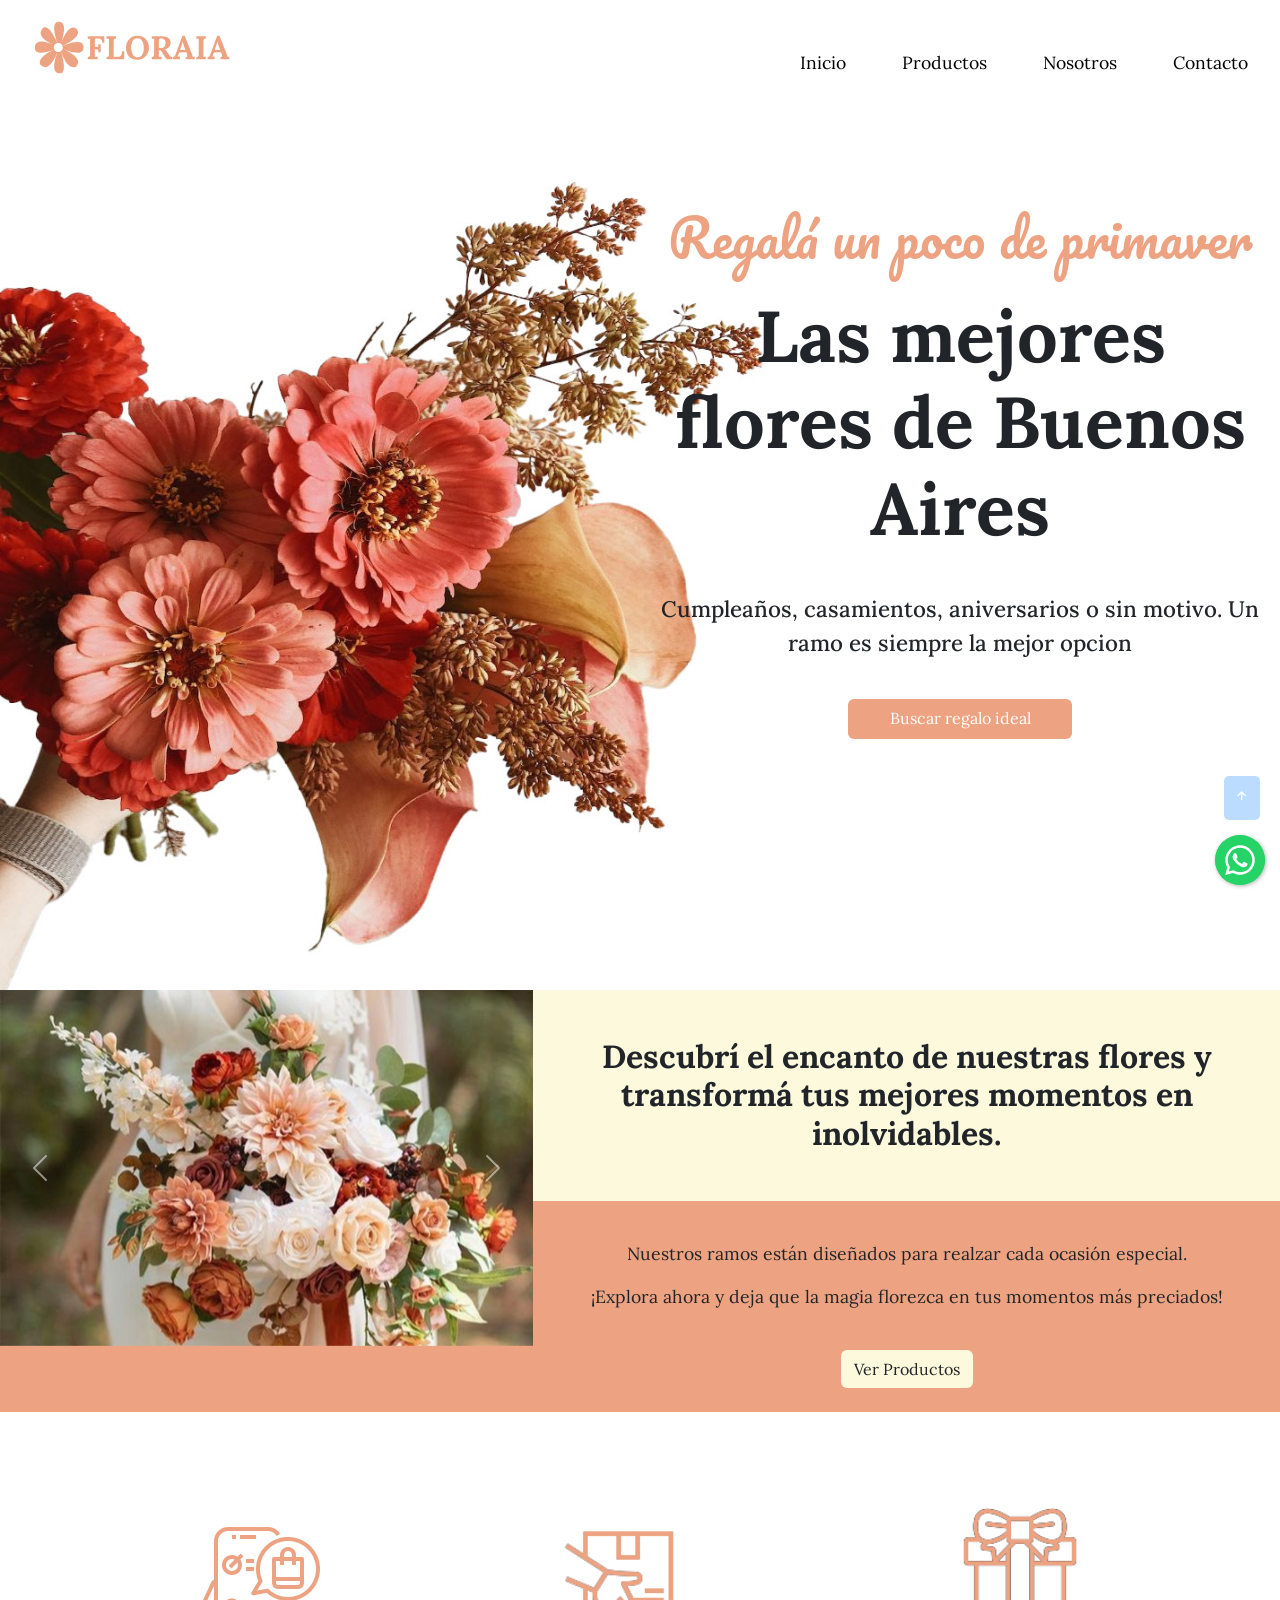
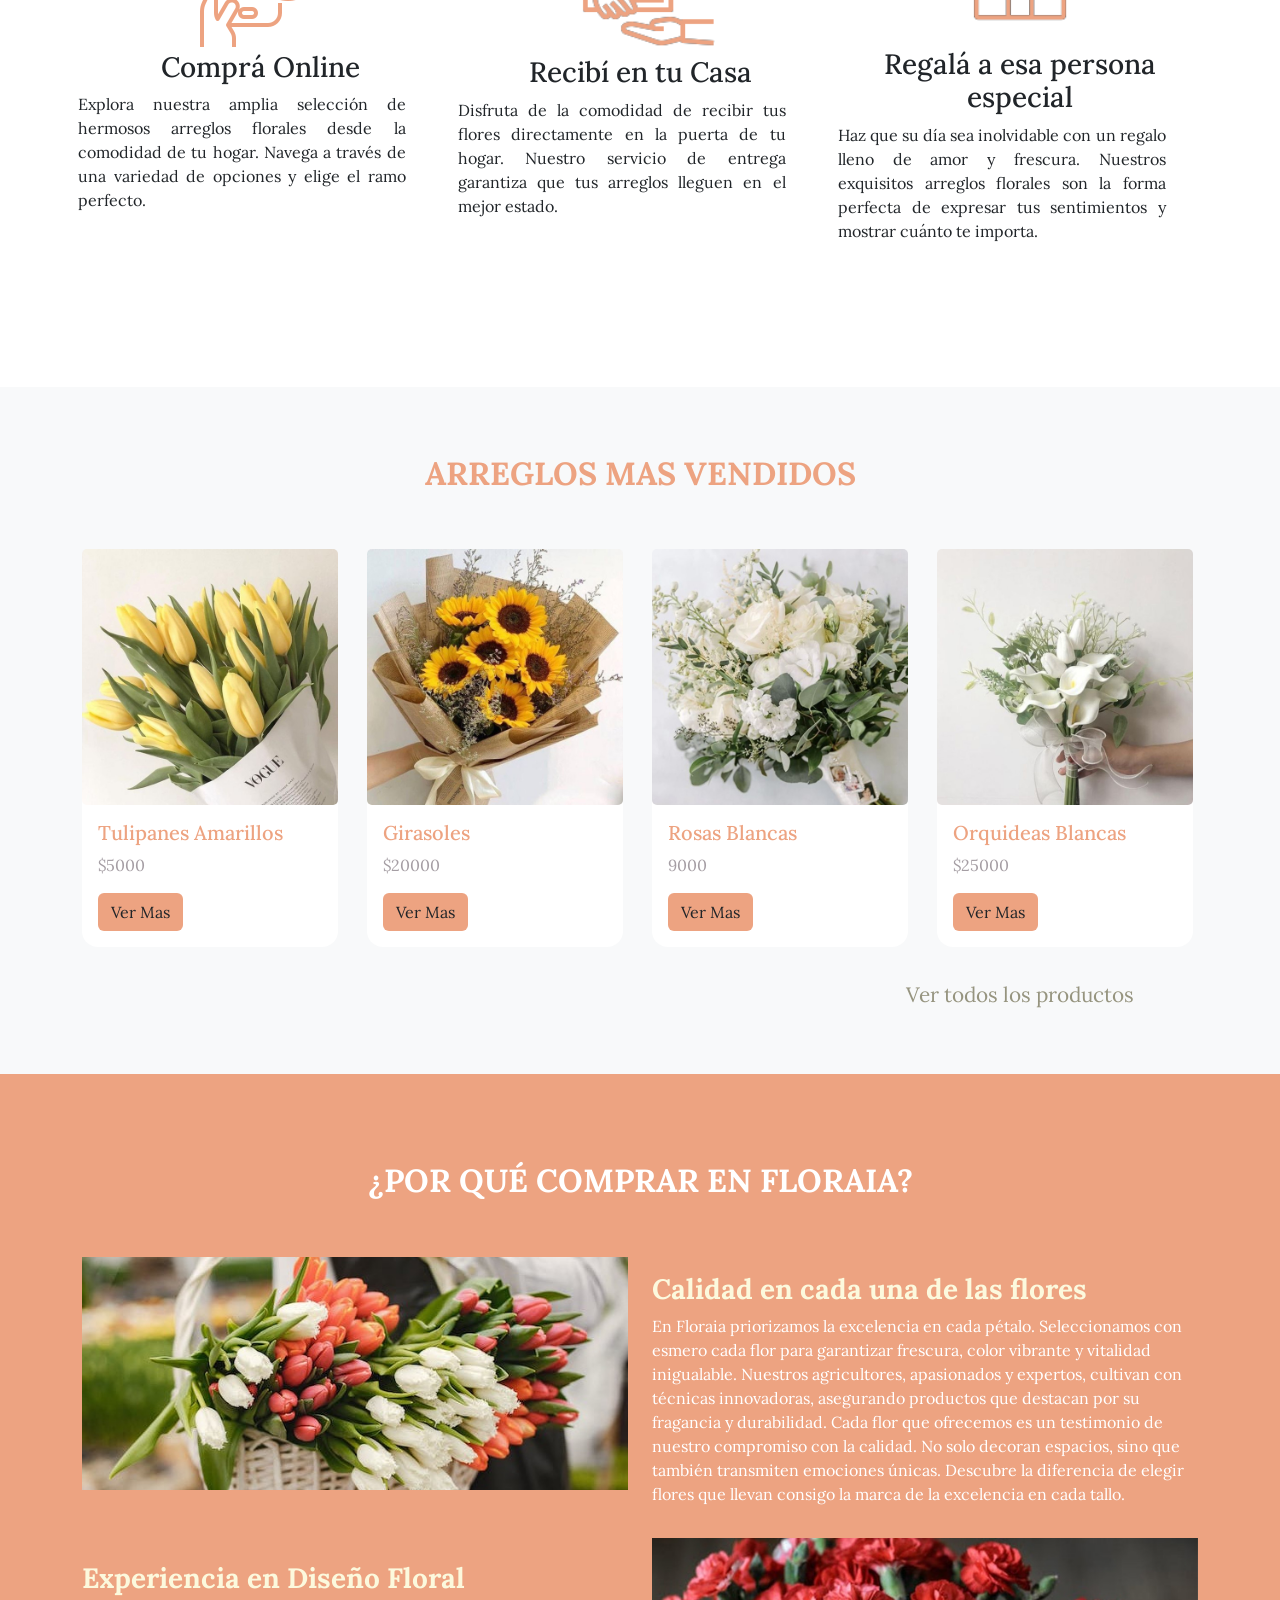
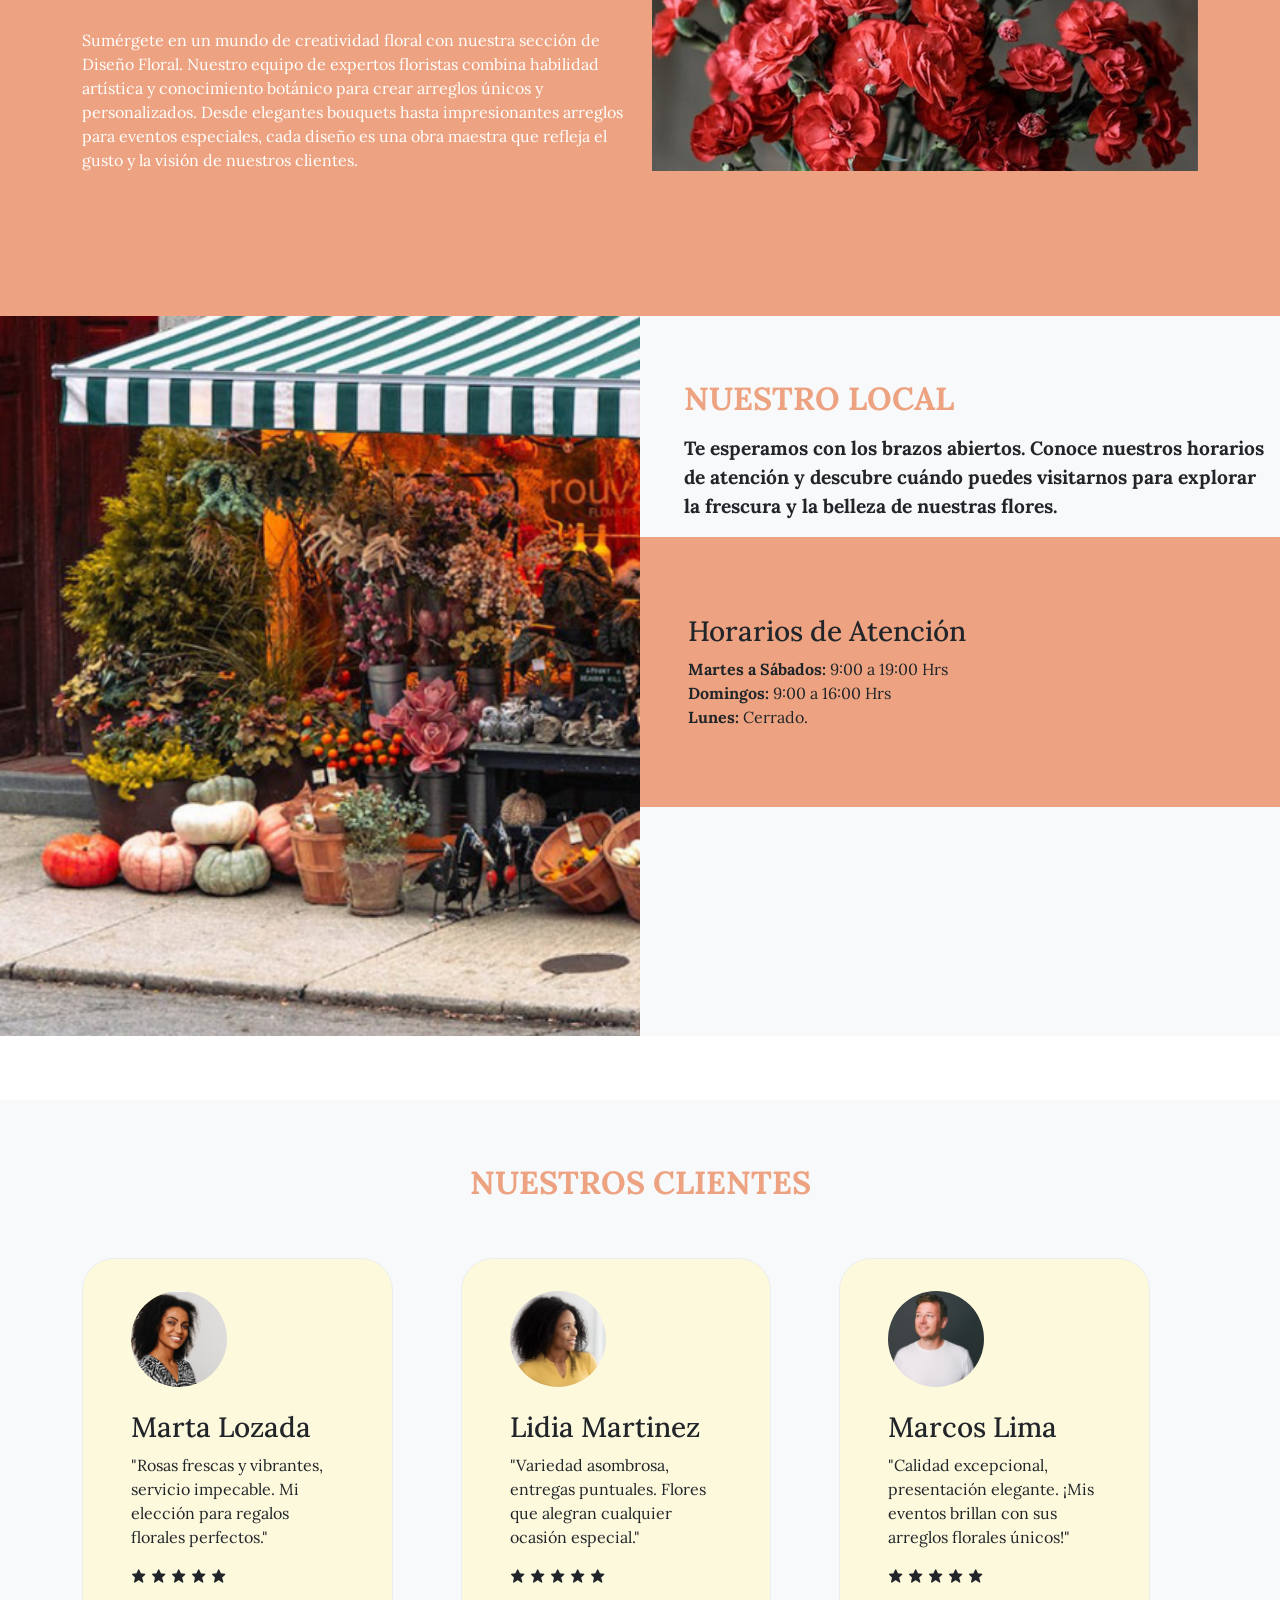
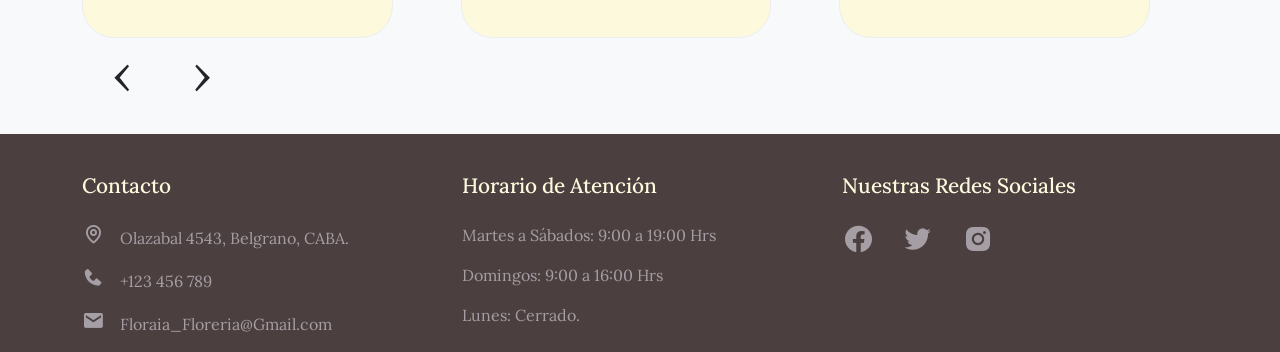
<file: index.html>
<!DOCTYPE html>
<html lang="es">
<head>
    <meta charset="UTF-8">
    <meta name="viewport" content="width=device-width, initial-scale=1.0">
    <title>TRABAJO FINAL-</title>

    <!--Tipografias-->
    <link rel="preconnect" href="https://fonts.googleapis.com">
    <link rel="preconnect" href="https://fonts.gstatic.com" crossorigin>
    <link href="https://fonts.googleapis.com/css2?family=Lora:ital,wght@0,400;0,500;0,600;0,700;1,400;1,700&display=swap" rel="stylesheet">
    <link rel="preconnect" href="https://fonts.googleapis.com">
    <link rel="preconnect" href="https://fonts.gstatic.com" crossorigin>
    <link href="https://fonts.googleapis.com/css2?family=Pacifico&display=swap" rel="stylesheet">



    <link href="https://cdn.jsdelivr.net/npm/bootstrap@5.3.2/dist/css/bootstrap.min.css" rel="stylesheet" integrity="sha384-T3c6CoIi6uLrA9TneNEoa7RxnatzjcDSCmG1MXxSR1GAsXEV/Dwwykc2MPK8M2HN" crossorigin="anonymous">

    <!--Box icons-->
    <link href='https://unpkg.com/boxicons@2.1.4/css/boxicons.min.css' rel='stylesheet'>
    <!--css carrusel-->
    <link rel="stylesheet" href="vendor/jquery.owlcarrusel/dist/assets/owl.carousel.min.css">
    <link rel="stylesheet" href="vendor/jquery.owlcarrusel/dist/assets/owl.theme.default.min.css">

    <!--css whatsapp plugin-->
    <link rel="stylesheet" href="vendor/jquery.whatsapp/floating-wpp.min.css">
    
    <!--css-->
    <link rel="stylesheet" href="styles.css">
</head>
<body>

    <button id="btn-scroll-top"><i class='bx bx-up-arrow-alt'></i></button>


    <div id="whatsapp-button"></div>

    <main>
        <header class="menu container-fluid">
            <nav class="navbar navbar-expand-lg ">
                <div class="container-fluid">
                  <a class="navbar-brand" href="index.html">
                    <img src="imgs/floraialogo.svg" class="img-fluid logo" alt="Floraia logo">
                  </a>
            
                  <!-- Menú hamburguesa para dispositivos pequeños -->
                  <button class="navbar-toggler" type="button" data-bs-toggle="collapse" data-bs-target="#navbarNav" aria-controls="navbarNav" aria-expanded="false" aria-label="Toggle navigation">
                    <span class="navbar-toggler-icon"></span>
                  </button>
            
                  <!-- Barra de navegación principal -->
                  <div class="collapse navbar-collapse" id="navbarNav">
                    <ul class="navbar-nav ms-auto">
                        <li class="nav-item">
                            <a class="nav-link" href="./index.html">Inicio</a>
                        </li>
                        <li class="nav-item">
                            <a class="nav-link" href="./productos.html">Productos</a>
                        </li>
                        <li class="nav-item">
                            <a class="nav-link" href="nosotros.html">Nosotros</a>
                        </li>
                        <li class="nav-item">
                            <a class="nav-link" href="contacto.html">Contacto</a>
                        </li>
                    </ul>
                  </div>
                </div>
              </nav>
    
                    
        </header>

        <div class="container-fluid principal">
            <div class="principal row text-center">
                <div class="col-md-4 col-lg-6"></div>
                <div class="col-12 col-md-8 col-lg-6 textos-inicio">
                    <h3 class="texto-especial maquina-escribir"></h3>
                    <h1 class="">Las mejores flores de Buenos Aires</h1>
                    <p>Cumpleaños, casamientos, aniversarios o sin motivo. Un ramo es siempre la mejor opcion</p>
                    <div class="row">
                        <div class="col-12"><a href="productos.html" class="btn btn-button mt-4 boton-inicio">Buscar regalo ideal</a></div>
                    </div>
                </div>
            </div>
        </div>

            
    </main>

    <section class="carrusel">
        <div class="container-fluid">
            <div class="row text-center">
                <div class="col-12 col-xl-5 px-0 py-0">
                    <div id="carouselExampleAutoplaying" class="carousel slide" data-bs-ride="carousel">
                        <div class="carousel-inner">
                            <div class="carousel-item active">
                                <img src="./imgs/Carrusel0.jpg" class="d-block w-100 " alt="Empleados sosteniendo flores">
                            </div>
                          <div class="carousel-item">
                                <img src="./imgs/Carrusel1.jpg" class="d-block w-100 " alt="Empleados sosteniendo flores">
                          </div>
                          <div class="carousel-item">
                                <img src="./imgs/carrusel2.jpg" class="d-block w-100" alt="Ramo de flores rosa con carta">
                          </div>
                          <div class="carousel-item">
                                <img src="./imgs/carrusel3.jpg" class="d-block w-100" alt="novios en el altar sosteniendo ramo de flores">
                          </div>
                          <div class="carousel-item">
                                <img src="./imgs/carrusel4.jpg" class="d-block w-100" alt="Empleado armando ramo de flores en una mesa de trabajo">
                          </div>
                          <div class="carousel-item">
                                <img src="./imgs/Carrusel5.jpg" class="d-block w-100" alt="Novia con ramo de flores">
                          </div>
                        </div>
                        <button class="carousel-control-prev" type="button" data-bs-target="#carouselExampleAutoplaying" data-bs-slide="prev">
                            <span class="carousel-control-prev-icon" aria-hidden="true"></span>
                            <span class="visually-hidden">Previous</span>
                        </button>
                        <button class="carousel-control-next" type="button" data-bs-target="#carouselExampleAutoplaying" data-bs-slide="next">
                            <span class="carousel-control-next-icon" aria-hidden="true"></span>
                            <span class="visually-hidden">Next</span>
                        </button>
                    </div>
                </div>
                <div class="col-12 col-xl-7 mensaje-pagina my-auto pb-4">
                    <h3 class="">Descubrí el encanto de nuestras flores y transformá tus mejores momentos en inolvidables.</h3>
                    <p>Nuestros ramos están diseñados para realzar cada ocasión especial.</p>
                    <p>¡Explora ahora y deja que la magia florezca en tus momentos más preciados!</p>   
                    <a href="productos.html" class="btn ver-boton mt-4 ">Ver Productos</a>
                </div>
            </div>
        </div>
    </section>

    <section class="informacion ">
        <div class="container">
            <div class="row align-items-center">
                <div class="px-2 col-xl-4 col-12 text-center">
                    <img src="imgs/smartphone.png" class="img-fluid informacion-img-1" alt="icono celular">
                    <h3 class="informacion-titulo">Comprá Online</h3>
                    <p class="informacion-texto">Explora nuestra amplia selección de hermosos arreglos florales desde la comodidad de tu hogar. Navega a través de una variedad de opciones y elige el ramo perfecto.</p>

                </div>

                <div class=" px-2 col-xl-4 col-12 text-center">
                    <img src="imgs/receptor.png" class="img-fluid informacion-img-2 mx-auto d-block" alt="icono recibir paquete">
                    <h3 class="">Recibí en tu Casa</h3>
                    <p class=" informacion-texto">Disfruta de la comodidad de recibir tus flores directamente en la puerta de tu hogar. Nuestro servicio de entrega garantiza que tus arreglos lleguen en el mejor estado.</p>
                </div>

                <div class=" px-2 col-xl-4 col-12 text-center">
                    <img src="imgs/regalo-de-navidad.png"  class="img-fluid informacion-img-3 mx-auto d-block" alt="icono regalo">
                    <h3 >Regalá a esa persona especial</h3>
                    <p class="informacion-texto">Haz que su día sea inolvidable con un regalo lleno de amor y frescura. Nuestros exquisitos arreglos florales son la forma perfecta de expresar tus sentimientos y mostrar cuánto te importa.</p>
                </div>

            </div>
        </div>
    </section>

    <section class="productos-preview bg-light pt-1 pb-5">
        <h2 class="text-center pb-5"> ARREGLOS MAS VENDIDOS </h2>
        <div class="container">
            <div class="row ">
                <div class="col-md-6 col-xl-3 col-12 ">
                    <div class="card ">
                        <img src="./imgs/producto1.jpg" class="card-img img-fluid" alt="Ramo tulipanes amarillos">
                        <div class="card-body">
                            <h5 class="card-title">Tulipanes Amarillos</h5>
                            <p class="card-text">$5000</p>
                            <button type="button" class="btn productos-boton-mas" data-bs-toggle="modal" data-bs-target="#exampleModal">Ver Mas</button>
                        </div>
                    </div>
                    
            
                    <div class="modal fade" id="exampleModal" tabindex="-1"  aria-hidden="true">
                        <div class="modal-dialog">
                            <div class="modal-content">
                                <div class="modal-header">
                                    <h5 class="modal-title">Detalles</h5>
                                    <button type="button" class="btn-close" data-bs-dismiss="modal" aria-label="Close"></button>
                                </div>
                                <div class="modal-body">
                                    Brillantes tulipanes amarillos irradian alegría y vitalidad, iluminando cualquier espacio con su cálido resplandor primaveral.
                                </div>
                                <div class="modal-footer">
                                    <button type="button" class="btn btn-secondary btn-cerrar" data-bs-dismiss="modal">Cerrar</button>
                                    <a href="productos.html" class="boton-modal">Comprar<i class='bx bx-shopping-bag'></i></a>
                                </div>
                            </div>
                        </div>
                    </div>
                </div>

                <div class="col-md-6 col-xl-3 col-12 ">
                    <div class="card ">
                        <img src="./imgs/producto3.jpg" class="card-img img-fluid" alt="Ramo girasoles">
                        <div class="card-body">
                            <h5 class="card-title">Girasoles</h5>
                            <p class="card-text">$20000</p>
                            <button type="button" class="btn productos-boton-mas" data-bs-toggle="modal" data-bs-target="#exampleModal-2">Ver Mas</button>
                        </div>
                    </div>
                    
            
                    <div class="modal fade" tabindex="-2" id="exampleModal-2" aria-labelledby="exampleModalLabel" aria-hidden="true">
                        <div class="modal-dialog">
                            <div class="modal-content">
                                <div class="modal-header">
                                    <h5 class="modal-title" >Detalles
                                    </h5>
                                    <button type="button" class="btn-close" data-bs-dismiss="modal" aria-label="Close"></button>
                                </div>
                                <div class="modal-body">
                                    Girasoles radiantes que infunden optimismo y luminosidad.
                                </div>
                                <div class="modal-footer">
                                    <button type="button" class="btn btn-secondary btn-cerrar" data-bs-dismiss="modal">Cerrar</button>
                                    
                                    <a href="productos.html" class="boton-modal">Comprar<i class='bx bx-shopping-bag'></i></a>
                                </div>
                            </div>
                        </div>
                    </div>
                </div>

                <div class="col-12 col-md-6 col-xl-3">
                    <div class="card ">
                        <img src="./imgs/producto5.jpg" class="card-img img-fluid" alt="Ramo rosas blancas">
                        <div class="card-body">
                            <h5 class="card-title">Rosas Blancas</h5>
                            <p class="card-text">9000</p>
                            <button type="button" class="btn productos-boton-mas" data-bs-toggle="modal" data-bs-target="#exampleModal-3">Ver Mas</button>
                        </div>
                    </div>
                    
            
                    <div class="modal fade" tabindex="-3" id="exampleModal-3" aria-labelledby="exampleModalLabel" aria-hidden="true">
                        <div class="modal-dialog">
                            <div class="modal-content">
                                <div class="modal-header">
                                    <h5 class="modal-title">Detalles</h5>
                                    <button type="button" class="btn-close" data-bs-dismiss="modal" aria-label="Close"></button>
                                </div>
                                <div class="modal-body">
                                    Rosas blancas, puras y delicadas, se entrelazan en un ramo que evoca una serenidad etérea y una belleza intemporal.
                                </div>
                                <div class="modal-footer">
                                    <button type="button" class="btn btn-secondary btn-cerrar" data-bs-dismiss="modal">Cerrar</button>
                                    <a href="productos.html" class="boton-modal">Comprar<i class='bx bx-shopping-bag'></i></a>
                                </div>
                            </div>
                        </div>
                    </div>
                </div>

                <div class="col-md-6 col-xl-3 col-12">
                    <div class="card ">
                        <img src="./imgs/producto6.jpg" class="card-img img-fluid" alt="Ramo Orquideas blancas">
                        <div class="card-body">
                            <h5 class="card-title">Orquideas Blancas</h5>
                            <p class="card-text">$25000</p>
                            <button type="button" class="btn productos-boton-mas" data-bs-toggle="modal" data-bs-target="#exampleModal-4">Ver Mas</button>
                        </div>
                    </div>
                    
            
                    <div class="modal fade"  tabindex="-4" id="exampleModal-4" aria-labelledby="exampleModalLabel" aria-hidden="true">
                        <div class="modal-dialog">
                            <div class="modal-content">
                                <div class="modal-header">
                                    <h5 class="modal-title">Detalles</h5>
                                    <button type="button" class="btn-close" data-bs-dismiss="modal" aria-label="Close"></button>
                                </div>
                                <div class="modal-body">
                                    Orquídeas blancas, símbolos de elegancia y lujo, se presentan en un arreglo que emana una sofisticación seductora y atemporal.
                                </div>
                                <div class="modal-footer">
                                    <button type="button" class="btn btn-secondary btn-cerrar" data-bs-dismiss="modal">Cerrar</button>
                                    <a class="boton-modal" href="productos.html">Comprar<i class='bx bx-shopping-bag'></i></a>
                                </div>
                            </div>
                        </div>
                    </div>
                </div>
                <div class=" text-md-end text-center productos-texto-ultimo col-12 mt-3 pt-3">
                    <p class=""><a href="./productos.html">Ver todos los productos</a></p>
                </div>
            </div>

         
                
            </div>
           

    </section>

    <section class="variedad  pt-4">
            <div class="container">
                <div >
                    <div>
                        <h2 class="text-center variedad-titulo text-white ">¿POR QUÉ COMPRAR EN FLORAIA?</h2>
                        <div class="row">
                            <div class="col-xl-6 col-12 variedad-foto">
                                <img class="img-fluid " src="imgs/variedad-1.jpg" alt="persona cargando flores en una canasta">
                            </div>
                            <div class="col-xl-6 col-12 variedad-texto py-md-3">
                                <h3 class="">
                                    Calidad en cada una de las flores
                                </h3>
                                <p>En Floraia priorizamos la excelencia en cada pétalo. Seleccionamos con esmero cada flor para garantizar frescura, color vibrante y vitalidad inigualable. Nuestros agricultores, apasionados y expertos, cultivan con técnicas innovadoras, asegurando productos que destacan por su fragancia y durabilidad.

                                    Cada flor que ofrecemos es un testimonio de nuestro compromiso con la calidad. No solo decoran espacios, sino que también transmiten emociones únicas. Descubre la diferencia de elegir flores que llevan consigo la marca de la excelencia en cada tallo.
                                </p>
                            </div>
                        </div>
                        <div class="row">
                            <div class="col-xl-6 col-12 variedad-texto">
                                <h3 class="py-xl-4" >
                                    Experiencia en Diseño Floral
                                </h3>
                                <p>
                                    Sumérgete en un mundo de creatividad floral con nuestra sección de Diseño Floral. Nuestro equipo de expertos floristas combina habilidad artística y conocimiento botánico para crear arreglos únicos y personalizados. Desde elegantes bouquets hasta impresionantes arreglos para eventos especiales, cada diseño es una obra maestra que refleja el gusto y la visión de nuestros clientes.
                                </p>
                            </div>
                            <div class=" col-xl-6 col-12 variedad-foto">
                                <img class="img-fluid" src="imgs/variedad-2.jpg" alt="flores rojas">
                            </div>
                        </div>
                    </div>
                    
                </div>
                
            </div>
    </section>
    
    <section class="local bg-light">
       <div class="container-fluid">
        <div class="row">
            <div class="col-md-6 col-12 px-0 py-0">
                <div class="banner">
                    
                </div>
            </div>
            <div class="col-md-6  col-12 ">
                <h2 class="">NUESTRO LOCAL</h2>
                <p>Te esperamos con los brazos abiertos. Conoce nuestros horarios de atención y descubre cuándo puedes visitarnos para explorar la frescura y la belleza de nuestras flores.</p>
                <div class="row">
                    <div class="col-12 px-0 mx-0"><ul class="list-unstyled local-informacion">
                        <li><h3>Horarios de Atención</h3></li>
                        <li><strong>Martes a Sábados:</strong> 9:00 a 19:00 Hrs</li>
                        <li><strong>Domingos:</strong> 9:00 a 16:00 Hrs</li>
                        <li><strong>Lunes:</strong> Cerrado.</li>
                    </ul></div>
                </div>
            </div>
        </div>
       </div>
    </section>

    
    
    <section class="valoraciones bg-light">
        <div class="container">
            <div class="valoraciones-titulo text-center">
                <h2>NUESTROS CLIENTES</h2>
            </div>

            <div class="owl-carousel valoraciones-carrusel">
                <div class="valoracion-usuario">
                    <div>
                        <img class="valoracion-usuario-imagen"  alt="Foto de perfil de usuario" src="imgs/usuario1.jpg">
                        <h3 class="valoracion-usuario-nombre pt-4">Marta Lozada</h3>
                        <p>"Rosas frescas y vibrantes, servicio impecable. Mi elección para regalos florales perfectos."</p>
                        <div class="pb-3">
                            <i class='bx bxs-star'></i>
                            <i class='bx bxs-star'></i>
                            <i class='bx bxs-star'></i>
                            <i class='bx bxs-star'></i>
                            <i class='bx bxs-star'></i>
                        </div>
                    </div>
                </div>

                <div class="valoracion-usuario">
                    <div>
                        <img class="valoracion-usuario-imagen" alt="Foto de perfil de usuario" src="imgs/usuario2.jpg">
                        <h3 class="valoracion-usuario-nombre pt-4">Lidia Martinez</h3>
                        <p>"Variedad asombrosa, entregas puntuales. Flores que alegran cualquier ocasión especial."</p>
                        <div class="pb-3">
                            <i class='bx bxs-star'></i>
                            <i class='bx bxs-star'></i>
                            <i class='bx bxs-star'></i>
                            <i class='bx bxs-star'></i>
                            <i class='bx bxs-star'></i>
                        </div>
                    </div>
                </div>
                <div class="valoracion-usuario">
                    <div>
                        <img class="valoracion-usuario-imagen" alt="imagen pefil usuario" src="imgs/usuario3.jpg">
                        <h3 class="valoracion-usuario-nombre pt-4">Marcos Lima</h3>
                        <p>"Calidad excepcional, presentación elegante. ¡Mis eventos brillan con sus arreglos florales únicos!"</p>
                        <div class="pb-3">
                            <i class='bx bxs-star'></i>
                            <i class='bx bxs-star'></i>
                            <i class='bx bxs-star'></i>
                            <i class='bx bxs-star'></i>
                            <i class='bx bxs-star'></i>
                        </div>
                    </div>
                </div>
                <div class="valoracion-usuario">
                    <div>
                        <img class="valoracion-usuario-imagen" alt="Foto de perfil de usuario" src="imgs/usuario4.jpg">
                        <h3 class="valoracion-usuario-nombre pt-4">Cecilia Lornis</h3>
                        <p>"Increíble atención al cliente, flores exquisitas. La mejor experiencia de compra floral online."</p>
                        <div class="pb-3">
                            <i class='bx bxs-star'></i>
                            <i class='bx bxs-star'></i>
                            <i class='bx bxs-star'></i>
                            <i class='bx bxs-star'></i>
                            <i class='bx bxs-star'></i>
                        </div>
                    </div>
                </div>
                <div class="valoracion-usuario">
                    <div>
                        <img class="valoracion-usuario-imagen" alt="Foto de perfil de usuario" src="imgs/usuario5.jpg">
                        <h3 class="valoracion-usuario-nombre pt-4">Chiara Valenti</h3>
                        <p>"Ramos encantadores, precios asequibles. Mi destino floral favorito en la web."
                        </p>
                        <div class="pb-3">
                            <i class='bx bxs-star'></i>
                            <i class='bx bxs-star'></i>
                            <i class='bx bxs-star'></i>
                            <i class='bx bxs-star'></i>
                            <i class='bx bxs-star'></i>
                        </div>
                    </div>
                </div>
                <div class="valoracion-usuario">
                    <div>
                        <img class="valoracion-usuario-imagen"  alt="Foto de perfil de usuario" src="imgs/usuario6.jpg">
                        <h3 class="valoracion-usuario-nombre pt-4">Tomas Ornell</h3>
                        <p>"La mejor opcion! Tenia el egreso de mi hija y le encantaron las flores"
                        </p>
                        <div class="pb-3">
                            <i class='bx bxs-star'></i>
                            <i class='bx bxs-star'></i>
                            <i class='bx bxs-star'></i>
                            <i class='bx bxs-star'></i>
                            <i class='bx bxs-star'></i>
                        </div>
                    </div>
                </div>
                <div class="valoracion-usuario">
                    <div>
                        <img class="valoracion-usuario-imagen" alt="Foto de perfil de usuario" src="imgs/usuario7.jpg">
                        <h3 class="valoracion-usuario-nombre pt-4">Franco Serco</h3>
                        <p>"Necesitaba un regalo para mi mujer y Floraia fue la mejor decision como siempre"
                        </p>
                        <div class="pb-3">
                            <i class='bx bxs-star'></i>
                            <i class='bx bxs-star'></i>
                            <i class='bx bxs-star'></i>
                            <i class='bx bxs-star'></i>
                            <i class='bx bxs-star'></i>
                        </div>
                    </div>
                </div>
                


            </div>
        </div>
    </section>


    <button id="btn-scroll-top"><i class='bx bx-up-arrow-alt'></i></button>

      <footer>
        <div class="container">
          <div class="row">
            <div class="col-md-4 footer-contacto">
              <h3 class="mb-4 mt-2">Contacto</h3>
              <p> <i class='bx bx-map'></i>Olazabal 4543, Belgrano, CABA.</p>
              <p><i class='bx bxs-phone'></i>+123 456 789</p>
              <p><i class='bx bxs-envelope' ></i>Floraia_Floreria@Gmail.com</p>
            </div>
    
            <div class="col-md-4 footer-horarios">
              <h3 class="mb-4 mt-2"> Horario de Atención</h3>
              <p> Martes a Sábados: 9:00 a 19:00 Hrs</p>
              <p>Domingos: 9:00 a 16:00 Hrs</p>
              <p>Lunes: Cerrado.</p>
            </div>
    
            <div class="col-md-4 footer-redes">
              <h3 class="mb-4 mt-2">Nuestras Redes Sociales</h3>
              <ul class="list-inline">
                <li class="list-inline-item"><a href="#" target="www.facebook.com"><i class='bx bxl-facebook-circle'></i></a></li>
                <li class="list-inline-item"><a href="#" target="www.twitter.com"><i class='bx bxl-twitter' ></i></a></li>
                <li class="list-inline-item"><a href="#" target="www.instagram.com"><i class='bx bxl-instagram-alt' ></i></a></li>
            </ul>
            </div>
          </div>
        </div>
      </footer>

</body>
</html>




    <script src="https://code.jquery.com/jquery-3.6.0.min.js"></script>
    <script src="vendor/jquery.owlcarrusel/dist/owl.carousel.js"></script>
    <script src="vendor/jquery.owlcarrusel/dist/owl.carousel.min.js"></script>
    <script type="text/javascript" src="vendor/jquery.whatsapp/floating-wpp.min.js"></script>
    <script src="https://cdn.jsdelivr.net/npm/@popperjs/core@2.11.6/dist/umd/popper.min.js"></script>
    <script src="https://cdn.jsdelivr.net/npm/bootstrap@5.3.2/dist/js/bootstrap.bundle.min.js" integrity="sha384-C6RzsynM9kWDrMNeT87bh95OGNyZPhcTNXj1NW7RuBCsyN/o0jlpcV8Qyq46cDfL" crossorigin="anonymous"></script>
    <script src="./js/scripts.js"></script>
    <script src="./js/productos.js"></script>
</body>
</html>
</file>
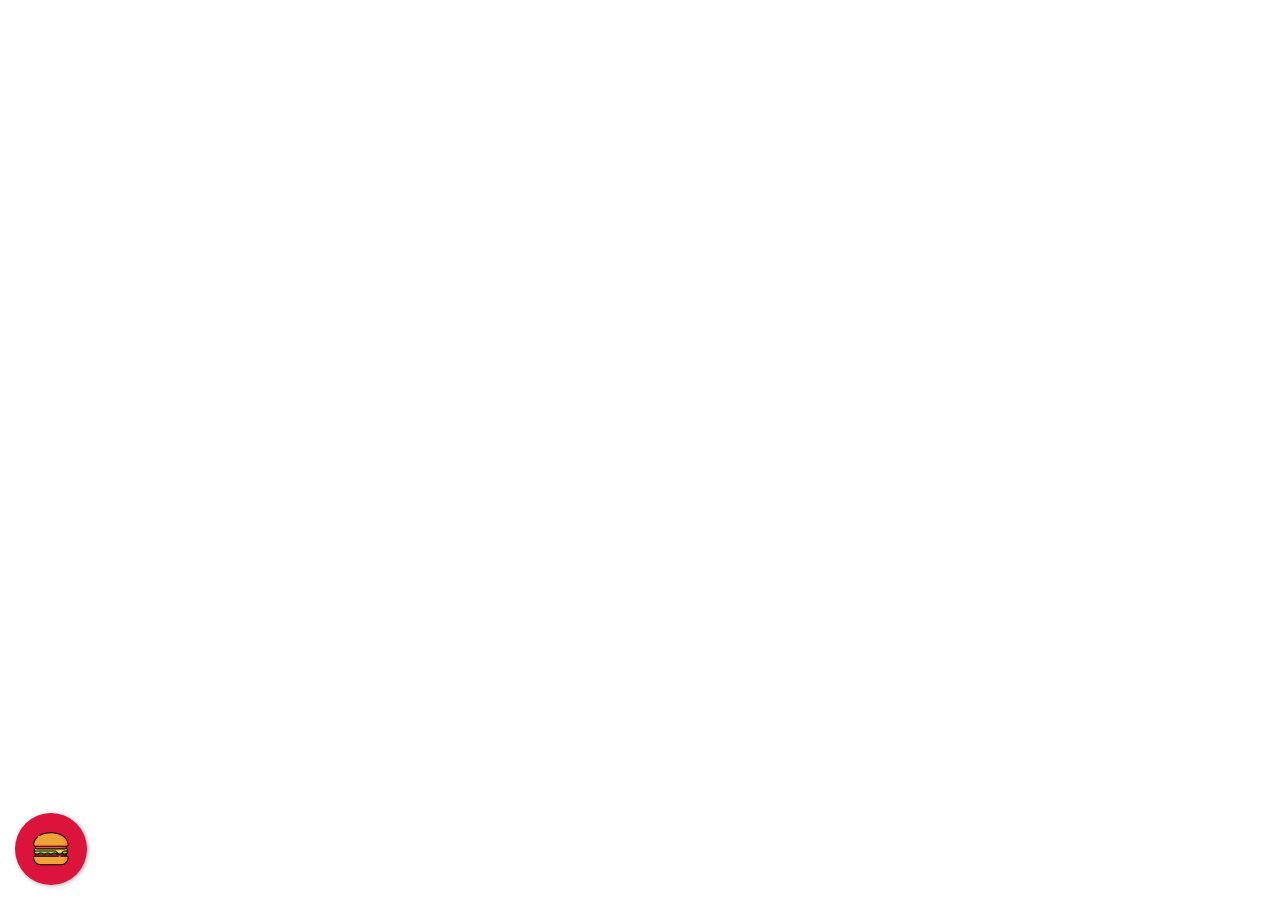
<file: vendor/jquery.whatsapp/index.html>
<!DOCTYPE html>
<html lang="pt-br">

<head>
    <meta charset="UTF-8">
    <title>Floating WhatsApp Button Demo</title>
    <script type="text/javascript" src="jquery-3.3.1.min.js"></script>
    <link rel="stylesheet" href="floating-wpp.css">
    <script type="text/javascript" src="floating-wpp.js"></script>
    <style>
        body {
            font-family: Arial, Helvetica, sans-serif
        }
    </style>
</head>

<body>
    <div id="myButton"></div>
</body>

<script type="text/javascript">
    $(function () {
        $('#myButton').floatingWhatsApp({
            phone: '5491133359850',
            popupMessage: 'Hello, how can we help you?',
            message: "I'd like to order a pizza",
            showPopup: true,
            showOnIE: false,
            headerTitle: 'Welcome!',
            headerColor: 'crimson',
            backgroundColor: 'crimson',
            buttonImage: '<img src="burger.svg" />'
        });
    });
</script>

</html>
</file>
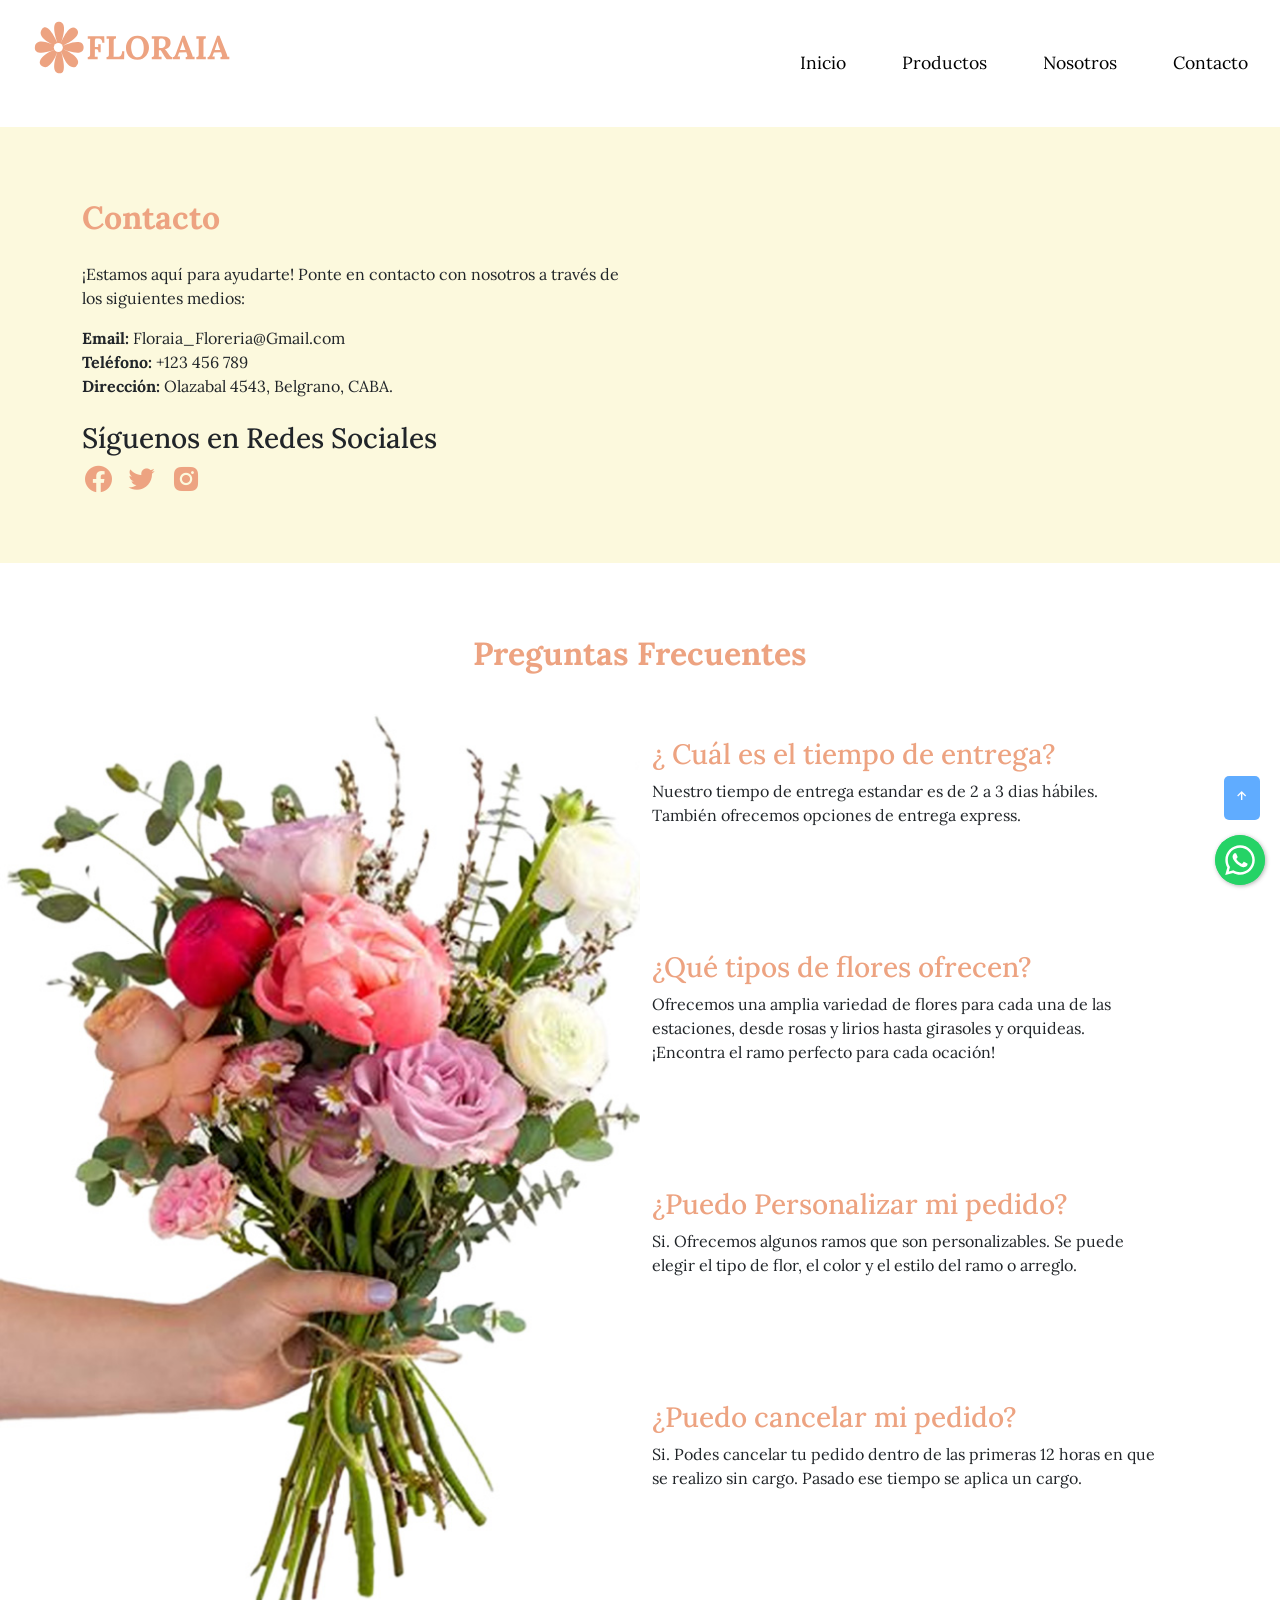
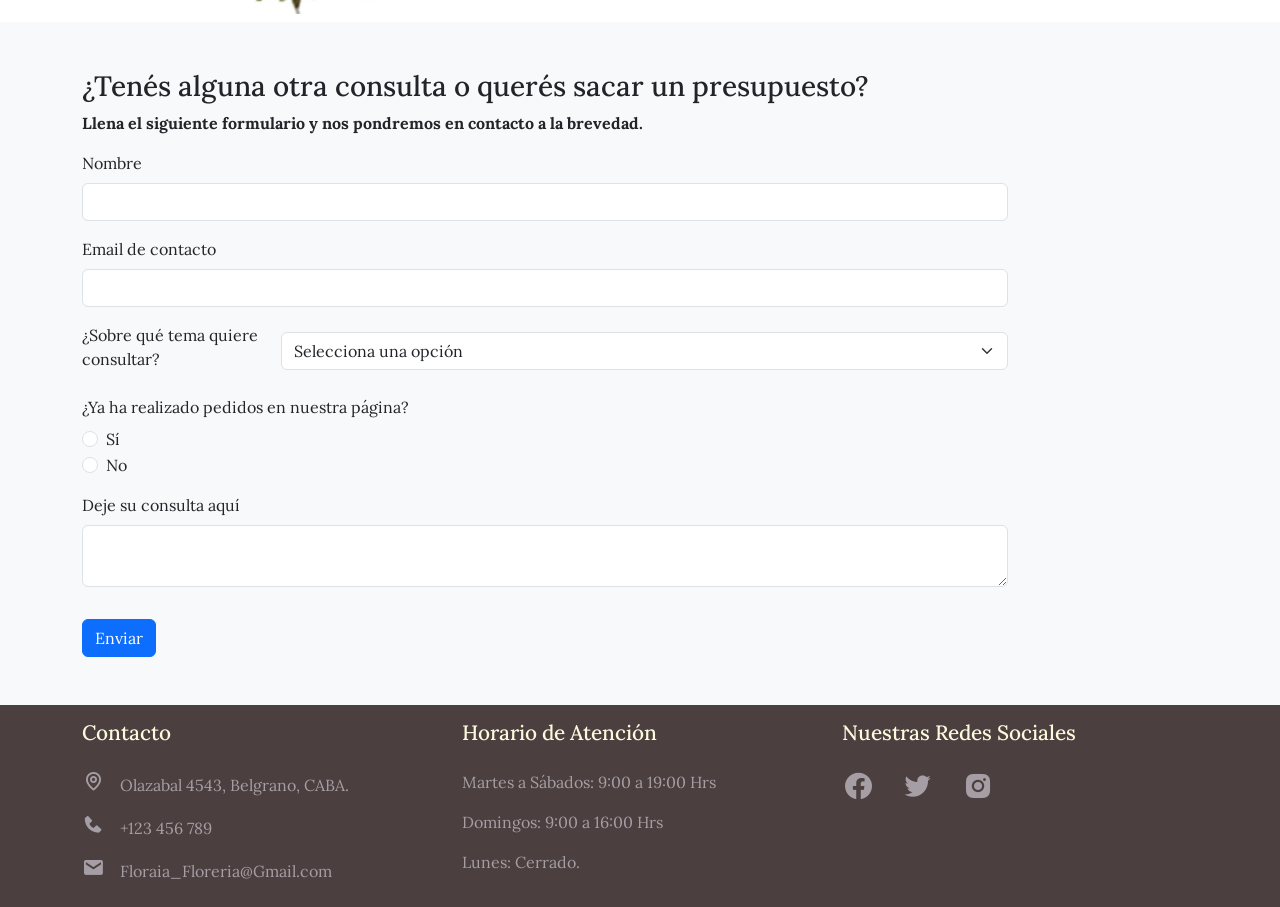
<file: contacto.html>
<!DOCTYPE html>
<html lang="en">
<head>
    <meta charset="UTF-8">
    <meta name="viewport" content="width=device-width, initial-scale=1.0">
    <title>Document</title>

    <!--Tipografias-->
    <link rel="preconnect" href="https://fonts.googleapis.com">
    <link rel="preconnect" href="https://fonts.gstatic.com" crossorigin>
    <link href="https://fonts.googleapis.com/css2?family=Lora:ital,wght@0,400;0,500;0,600;0,700;1,400;1,700&display=swap" rel="stylesheet">
    <link rel="preconnect" href="https://fonts.googleapis.com">
    <link rel="preconnect" href="https://fonts.gstatic.com" crossorigin>
    <link href="https://fonts.googleapis.com/css2?family=Pacifico&display=swap" rel="stylesheet">


 <!--Boostrap-->
    <link href="https://cdn.jsdelivr.net/npm/bootstrap@5.3.2/dist/css/bootstrap.min.css" rel="stylesheet" integrity="sha384-T3c6CoIi6uLrA9TneNEoa7RxnatzjcDSCmG1MXxSR1GAsXEV/Dwwykc2MPK8M2HN" crossorigin="anonymous">

    <!--Box icons-->
    <link href='https://unpkg.com/boxicons@2.1.4/css/boxicons.min.css' rel='stylesheet'>
    <!--css carrusel-->
    <link rel="stylesheet" href="vendor/jquery.owlcarrusel/dist/assets/owl.carousel.min.css">
    <link rel="stylesheet" href="vendor/jquery.owlcarrusel/dist/assets/owl.theme.default.min.css">

    <!--css whatsapp plugin-->
    <link rel="stylesheet" href="vendor/jquery.whatsapp/floating-wpp.min.css">
    <!--css-->
    <link rel="stylesheet" href="styles.css">
</head>
<body>
    <button id="btn-scroll-top"><i class='bx bx-up-arrow-alt'></i></button>
    <div id="whatsapp-button"></div>

    <header class="menu container-fluid">
        <nav class="navbar navbar-expand-lg ">
            <div class="container-fluid">
              <a class="navbar-brand" href="index.html">
                <img src="./imgs/floraialogo.svg" class="img-fluid logo" alt="Floraia logo">
              </a>
        
              <!-- Menú hamburguesa para dispositivos pequeños -->
              <button class="navbar-toggler" type="button" data-bs-toggle="collapse" data-bs-target="#navbarNav" aria-controls="navbarNav" aria-expanded="false" aria-label="Toggle navigation">
                <span class="navbar-toggler-icon"></span>
              </button>
        
              <!-- Barra de navegación principal -->
              <div class="collapse navbar-collapse" id="navbarNav">
                <ul class="navbar-nav ms-auto">
                  <li class="nav-item">
                    <a class="nav-link" href="./index.html">Inicio</a>
                  </li>
                  <li class="nav-item">
                    <a class="nav-link" href="./productos.html">Productos</a>
                  </li>
                  <li class="nav-item">
                    <a class="nav-link" href="nosotros.html">Nosotros</a>
                  </li>
                  <li class="nav-item">
                    <a class="nav-link" href="contacto.html">Contacto</a>
                  </li>
                </ul>
              </div>
            </div>
          </nav>

    </header>
   

<section class="contacto">
    <div class="container ">
        <div class="row">
            <div class="col-md-6">
                <h2 class="my-4">Contacto</h2>
                <p>¡Estamos aquí para ayudarte! Ponte en contacto con nosotros a través de los siguientes medios:</p>
    
                <ul class="list-unstyled">
                    <li><strong>Email:</strong> Floraia_Floreria@Gmail.com</li>
                    <li><strong>Teléfono:</strong> +123 456 789</li>
                    <li><strong>Dirección:</strong> Olazabal 4543, Belgrano, CABA.</li>
                </ul>
    
                <div class="mt-4">
                    <h3>Síguenos en Redes Sociales</h3>
                    <ul class="list-inline">
                        <li class="list-inline-item"><a href="#" target="_blank"><i class='bx bxl-facebook-circle'></i></a></li>
                        <li class="list-inline-item"><a href="#" target="_blank"><i class='bx bxl-twitter' ></i></a></li>
                        <li class="list-inline-item"><a href="#" target="_blank"><i class='bx bxl-instagram-alt' ></i></a></li>
                    </ul>
                </div>
            </div>
    
        </div>
    </div>
   </section>

   <section class="faq py-2">
    <h2 class=" text-center">Preguntas Frecuentes</h2>
    <div class="container-fluid">
        <div class="row">
            <div class="col-md-6 faq-imagen d-s-none col-12">
            </div>
            <div class="col-md-5 col-12 faq-preguntas">
                

                <div class="row mt-4">
                    <div class="col-12">
                        <h3> ¿ Cuál es el tiempo de entrega?</h3>
                        <p> Nuestro tiempo de entrega estandar es de 2 a 3 dias hábiles. También ofrecemos opciones de entrega express.</p>
                </div>
                <div class="col-12">
                    <h3>¿Qué tipos de flores ofrecen?</h3>
                    <p> Ofrecemos una amplia variedad de flores para cada una de las estaciones, desde rosas y lirios hasta girasoles y orquideas. ¡Encontra el ramo perfecto para cada ocación!</p>
                </div>
                <div class="col-12">
                    <h3>¿Puedo Personalizar mi pedido?</h3>
                    <p>  Si. Ofrecemos algunos ramos que son personalizables. Se puede elegir el tipo de flor, el color y el estilo del ramo o arreglo.</p>
                </div>
                <div class="col-12">
                    <h3>¿Puedo cancelar mi pedido?</h3>
                    <p>  Si. Podes cancelar tu pedido dentro de las primeras 12 horas en que se realizo sin cargo. Pasado ese tiempo se aplica un cargo. </p>
                </div>

            </div>
            </div>
        </div>
    </div>

   </section>


   <section class="formulario bg-light pt-5">
    <div class="container">
        <div class="row">
            <div class="col-md-10">
                <div class="">
                    <h3>¿Tenés alguna otra consulta o querés sacar un presupuesto?</h3>
                    <p>
                        <strong>
                            Llena el siguiente formulario y nos pondremos en contacto a la brevedad.
                        </strong>
                    </p>
                
                    <form>
                        <!-- Pregunta 1 -->
                        <div class="mb-3">
                            <label for="pregunta1" class="form-label">Nombre</label>
                            <input class="form-control" id="pregunta1" type="text" name="pregunta1" ></input>
                        </div>

                        <!-- Pregunta 2 -->
                        <div class="mb-3">
                            <label for="pregunta2" class="form-label">Email de contacto</label>
                            <input class="form-control" id="pregunta2" type="text" name="pregunta2" ></input>
                        </div>

                        <!-- Pregunta 3 -->
                        <div class="mb-3 d-flex align-items-center">
                            <label for="pregunta3" class="form-label">¿Sobre qué tema quiere consultar?</label>
                            <select class="form-select" id="pregunta3" name="pregunta3" required>
                                <option value="" selected disabled>Selecciona una opción</option>
                                <option value="excelente">Presupuesto</option>
                                <option value="bueno">Consulta General</option>
                                <option value="regular">Quejas</option>
                                <option value="malo">Seguimiento de productos</option>
                            </select>
                        </div>
                
                        <!-- Pregunta 4 -->
                        <div class="mb-3">
                            <label class="form-label">¿Ya ha realizado pedidos en nuestra página?</label>
                            <div class="form-check">
                                <input class="form-check-input" type="radio" name="pregunta4" id="compraSi" value="si" required>
                                <label class="form-check-label" for="compraSi">Sí</label>
                            </div>
                            <div class="form-check">
                                <input class="form-check-input" type="radio" name="pregunta4" id="compraNo" value="no">
                                <label class="form-check-label" for="compraNo">No</label>
                            </div>
                        </div>
                
                        <!-- Pregunta 5 -->
                        <div class="mb-3">
                            <label for="pregunta5" class="form-label">Deje su consulta aquí</label>
                            <textarea class="form-control" id="pregunta5" name="pregunta5" ></textarea>
                        </div>

                        <button type="submit" class="btn btn-primary mb-5 mt-3">Enviar</button>
                    </form>
                </div>
            </div>
        </div>
    </div>
</section>

  
   <footer class=" py-2">
    <div class="container">
      <div class="row">
        <div class="col-md-4 footer-contacto">
          <h3 class="mb-4 mt-2">Contacto</h3>
          <p> <i class='bx bx-map'></i>Olazabal 4543, Belgrano, CABA.</p>
          <p><i class='bx bxs-phone'></i>+123 456 789</p>
          <p><i class='bx bxs-envelope' ></i>Floraia_Floreria@Gmail.com</p>
        </div>

        <div class="col-md-4 footer-horarios">
          <h3 class="mb-4 mt-2"> Horario de Atención</h3>
          <p> Martes a Sábados: 9:00 a 19:00 Hrs</p>
          <p>Domingos: 9:00 a 16:00 Hrs</p>
          <p>Lunes: Cerrado.</p>
        </div>

        <div class="col-md-4 footer-redes">
          <h3 class="mb-4 mt-2">Nuestras Redes Sociales</h3>
          <ul class="list-inline">
            <li class="list-inline-item"><a href="#" target="www.facebook.com"><i class='bx bxl-facebook-circle'></i></a></li>
            <li class="list-inline-item"><a href="#" target="www.twitter.com"><i class='bx bxl-twitter' ></i></a></li>
            <li class="list-inline-item"><a href="#" target="www.instagram.com"><i class='bx bxl-instagram-alt' ></i></a></li>
        </ul>
        </div>
      </div>
    </div>
  </footer>



  <script src="https://code.jquery.com/jquery-3.6.0.min.js"></script>
  <script type="text/javascript" src="vendor/jquery.whatsapp/floating-wpp.min.js"></script>
  <script src="https://cdn.jsdelivr.net/npm/bootstrap@5.3.2/dist/js/bootstrap.bundle.min.js" integrity="sha384-C6RzsynM9kWDrMNeT87bh95OGNyZPhcTNXj1NW7RuBCsyN/o0jlpcV8Qyq46cDfL" crossorigin="anonymous"></script>
  <script src="./js/scripts.js"></script>
    
</body>
</html>
</file>
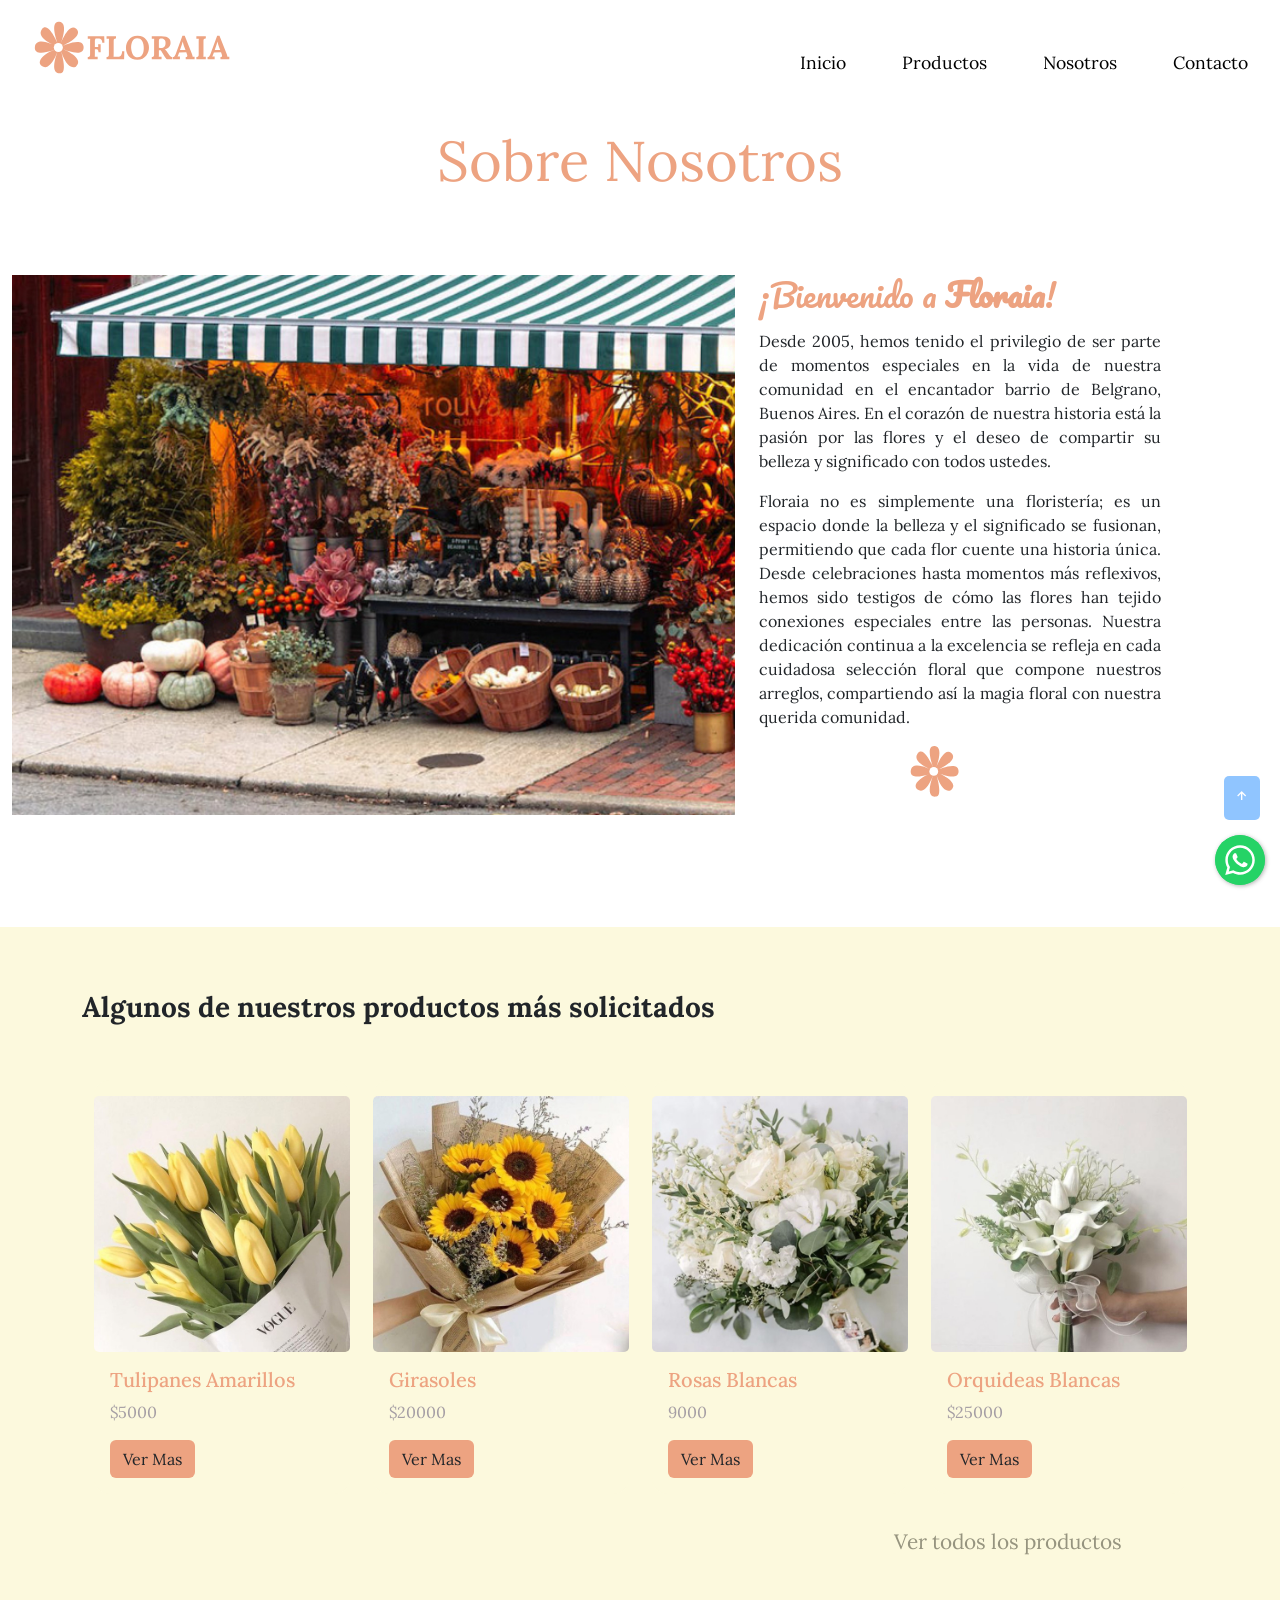
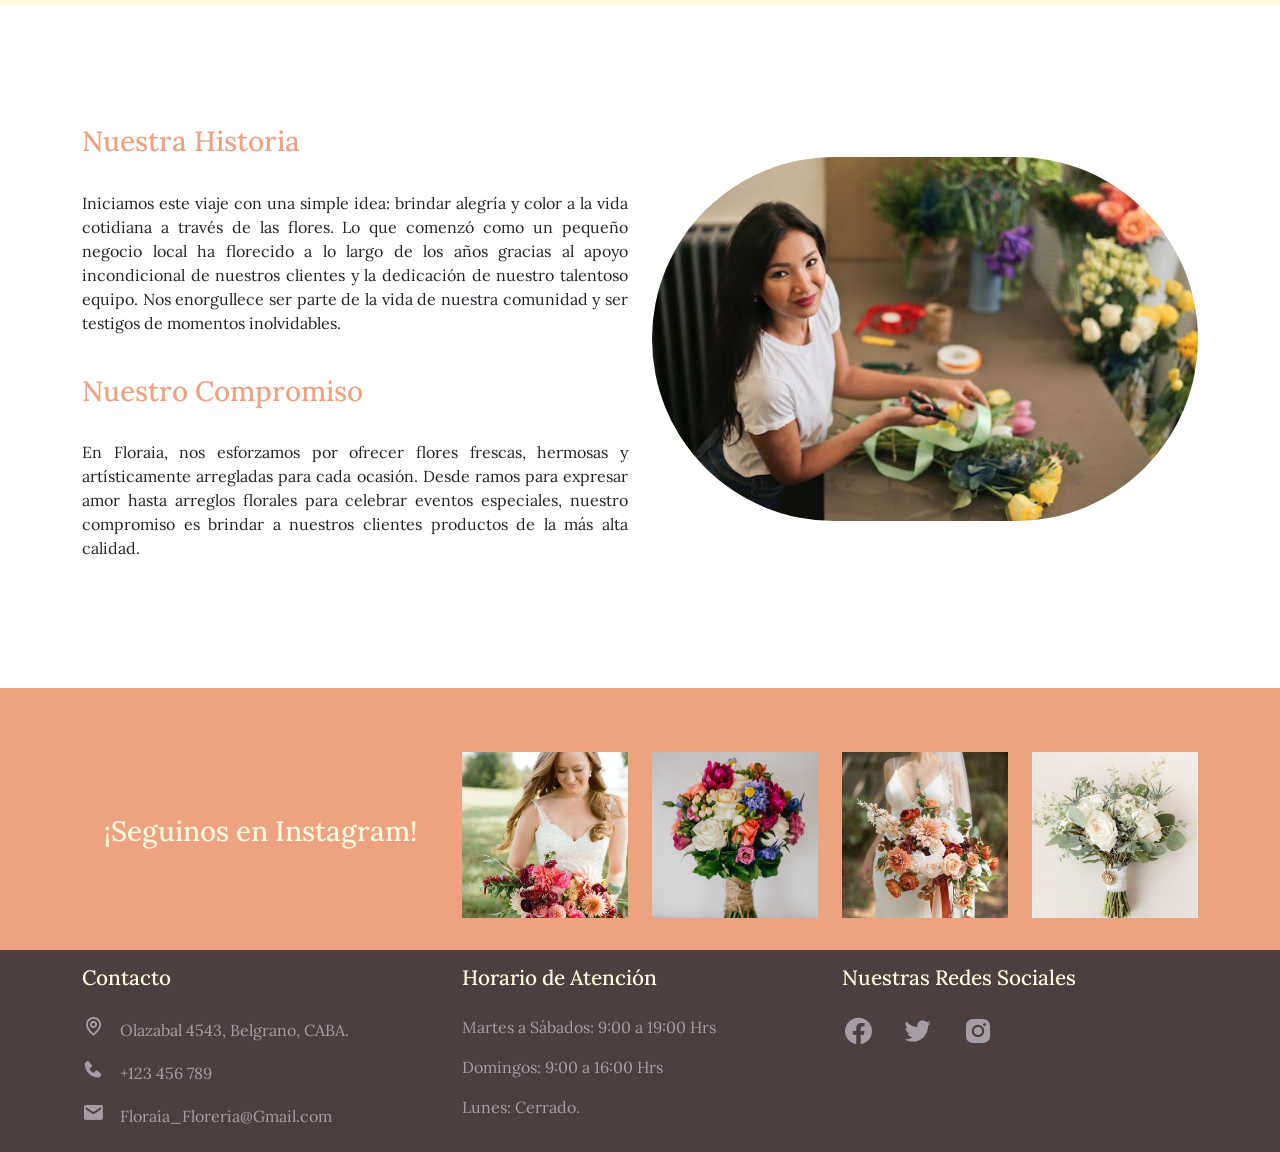
<file: nosotros.html>
<!DOCTYPE html>
<html lang="es">
<head>
    <meta charset="UTF-8">
    <meta name="viewport" content="width=device-width, initial-scale=1.0">
    <title>Document</title>

      <!--Tipografias-->
      <link rel="preconnect" href="https://fonts.googleapis.com">
      <link rel="preconnect" href="https://fonts.gstatic.com" crossorigin>
      <link href="https://fonts.googleapis.com/css2?family=Lora:ital,wght@0,400;0,500;0,600;0,700;1,400;1,700&display=swap" rel="stylesheet">
      <link rel="preconnect" href="https://fonts.googleapis.com">
      <link rel="preconnect" href="https://fonts.gstatic.com" crossorigin>
      <link href="https://fonts.googleapis.com/css2?family=Pacifico&display=swap" rel="stylesheet">
  
  
  
      <link href="https://cdn.jsdelivr.net/npm/bootstrap@5.3.2/dist/css/bootstrap.min.css" rel="stylesheet" integrity="sha384-T3c6CoIi6uLrA9TneNEoa7RxnatzjcDSCmG1MXxSR1GAsXEV/Dwwykc2MPK8M2HN" crossorigin="anonymous">
  
      <!--Box icons-->
      <link href='https://unpkg.com/boxicons@2.1.4/css/boxicons.min.css' rel='stylesheet'>


        <!--css whatsapp plugin-->
        <link rel="stylesheet" href="vendor/jquery.whatsapp/floating-wpp.min.css">

         <!--css-->
        <link rel="stylesheet" href="styles.css">
</head>
<body>
    <button id="btn-scroll-top"><i class='bx bx-up-arrow-alt'></i></button>
    <div id="whatsapp-button"></div>


    <header class="menu container-fluid">
        <nav class="navbar navbar-expand-lg ">
            <div class="container-fluid">
              <a class="navbar-brand" href="index.html">
                <img src="./imgs/floraialogo.svg" class="img-fluid logo" alt="Floraia logo">
              </a>
        
              <!-- Menú hamburguesa para dispositivos pequeños -->
              <button class="navbar-toggler" type="button" data-bs-toggle="collapse" data-bs-target="#navbarNav" aria-controls="navbarNav" aria-expanded="false" aria-label="Toggle navigation">
                <span class="navbar-toggler-icon"></span>
              </button>
        
              <!-- Barra de navegación principal -->
              <div class="collapse navbar-collapse" id="navbarNav">
                <ul class="navbar-nav ms-auto">
                  <li class="nav-item">
                    <a class="nav-link" href="./index.html">Inicio</a>
                  </li>
                  <li class="nav-item">
                    <a class="nav-link" href="./productos.html">Productos</a>
                  </li>
                  <li class="nav-item">
                    <a class="nav-link" href="nosotros.html">Nosotros</a>
                  </li>
                  <li class="nav-item">
                    <a class="nav-link" href="contacto.html">Contacto</a>
                  </li>
                </ul>
              </div>
            </div>
          </nav>
    </header>
<section class="nosotros">

    <div class="container-fluid nosotros-texto">
        <h2 class="display-4 text-center py-3 my-3">
            Sobre Nosotros
        </h2>
        <div class="row">
          <div class="col-md-7 col-12">
            <div class="banner-nosotros">

            </div>
          </div>
          <div class="col-md-4 mt-5 col-12">
            <h3 class="nosotros-titulo">¡Bienvenido a <strong>Floraia</strong>!</h3>
            <p class=""> Desde 2005, hemos tenido el privilegio de ser parte de momentos especiales en la vida de nuestra comunidad en el encantador barrio de Belgrano, Buenos Aires. En el corazón de nuestra historia está la pasión por las flores y el deseo de compartir su belleza y significado con todos ustedes.</p>
            <p>Floraia no es simplemente una floristería; es un espacio donde la belleza y el significado se fusionan, permitiendo que cada flor cuente una historia única. Desde celebraciones hasta momentos más reflexivos, hemos sido testigos de cómo las flores han tejido conexiones especiales entre las personas. Nuestra dedicación continua a la excelencia se refleja en cada cuidadosa selección floral que compone nuestros arreglos, compartiendo así la magia floral con nuestra querida comunidad.</p>
            <div class="logo mx-auto">
              <img class="logo-nosotros" src="imgs/florariaIsologo-01.svg" alt="isologotipo floraia">
            </div>
          </div>
        </div>
    </div>

    <div class="container-fluid nosotros-productos">
        <div class="container">
          <h3 class="pb-5"> Algunos de nuestros productos más solicitados </h3>
          <div class="container">
              <div class="row ">
                  <div class="col-md-6 col-xl-3 col-12 ">
                      <div class="card ">
                          <img src="./imgs/producto1.jpg" class="card-img img-fluid" alt="Ramo tulipanes amarillos">
                          <div class="card-body">
                              <h5 class="card-title">Tulipanes Amarillos</h5>
                              <p class="card-text">$5000</p>
                              <button type="button" class="btn productos-boton-mas" data-bs-toggle="modal" data-bs-target="#exampleModal">Ver Mas</button>
                          </div>
                      </div>
                      
              
                      <div class="modal fade" id="exampleModal" tabindex="-1"  aria-hidden="true">
                          <div class="modal-dialog">
                              <div class="modal-content">
                                  <div class="modal-header">
                                      <h5 class="modal-title">Detalles</h5>
                                      <button type="button" class="btn-close" data-bs-dismiss="modal" aria-label="Close"></button>
                                  </div>
                                  <div class="modal-body">
                                      Brillantes tulipanes amarillos irradian alegría y vitalidad, iluminando cualquier espacio con su cálido resplandor primaveral.
                                  </div>
                                  <div class="modal-footer">
                                      <button type="button" class="btn btn-secondary btn-cerrar" data-bs-dismiss="modal">Cerrar</button>
                                      <a href="productos.html" class="boton-modal">Comprar<i class='bx bx-shopping-bag'></i></a>
                                  </div>
                              </div>
                          </div>
                      </div>
                  </div>
  
                  <div class="col-md-6 col-xl-3 col-12 ">
                      <div class="card ">
                          <img src="./imgs/producto3.jpg" class="card-img img-fluid" alt="Ramo girasoles">
                          <div class="card-body">
                              <h5 class="card-title">Girasoles</h5>
                              <p class="card-text">$20000</p>
                              <button type="button" class="btn productos-boton-mas" data-bs-toggle="modal" data-bs-target="#exampleModal-2">Ver Mas</button>
                          </div>
                      </div>
                      
              
                      <div class="modal fade" tabindex="-2" id="exampleModal-2" aria-labelledby="exampleModalLabel" aria-hidden="true">
                          <div class="modal-dialog">
                              <div class="modal-content">
                                  <div class="modal-header">
                                      <h5 class="modal-title" >Detalles
                                      </h5>
                                      <button type="button" class="btn-close" data-bs-dismiss="modal" aria-label="Close"></button>
                                  </div>
                                  <div class="modal-body">
                                      Girasoles radiantes que infunden optimismo y luminosidad.
                                  </div>
                                  <div class="modal-footer">
                                      <button type="button" class="btn btn-secondary btn-cerrar" data-bs-dismiss="modal">Cerrar</button>
                                      
                                      <a href="productos.html" class="boton-modal">Comprar<i class='bx bx-shopping-bag'></i></a>
                                  </div>
                              </div>
                          </div>
                      </div>
                  </div>
  
                  <div class="col-12 col-md-6 col-xl-3">
                      <div class="card ">
                          <img src="./imgs/producto5.jpg" class="card-img img-fluid" alt="Ramo rosas blancas">
                          <div class="card-body">
                              <h5 class="card-title">Rosas Blancas</h5>
                              <p class="card-text">9000</p>
                              <button type="button" class="btn productos-boton-mas" data-bs-toggle="modal" data-bs-target="#exampleModal-3">Ver Mas</button>
                          </div>
                      </div>
                      
              
                      <div class="modal fade" tabindex="-3" id="exampleModal-3" aria-labelledby="exampleModalLabel" aria-hidden="true">
                          <div class="modal-dialog">
                              <div class="modal-content">
                                  <div class="modal-header">
                                      <h5 class="modal-title">Detalles</h5>
                                      <button type="button" class="btn-close" data-bs-dismiss="modal" aria-label="Close"></button>
                                  </div>
                                  <div class="modal-body">
                                      Rosas blancas, puras y delicadas, se entrelazan en un ramo que evoca una serenidad etérea y una belleza intemporal.
                                  </div>
                                  <div class="modal-footer">
                                      <button type="button" class="btn btn-secondary btn-cerrar" data-bs-dismiss="modal">Cerrar</button>
                                      <a href="productos.html" class="boton-modal">Comprar<i class='bx bx-shopping-bag'></i></a>
                                  </div>
                              </div>
                          </div>
                      </div>
                  </div>
  
                  <div class="col-md-6 col-xl-3 col-12">
                      <div class="card ">
                          <img src="./imgs/producto6.jpg" class="card-img img-fluid" alt="Ramo Orquideas blancas">
                          <div class="card-body">
                              <h5 class="card-title">Orquideas Blancas</h5>
                              <p class="card-text">$25000</p>
                              <button type="button" class="btn productos-boton-mas" data-bs-toggle="modal" data-bs-target="#exampleModal-4">Ver Mas</button>
                          </div>
                      </div>
                      
              
                      <div class="modal fade"  tabindex="-4" id="exampleModal-4" aria-labelledby="exampleModalLabel" aria-hidden="true">
                          <div class="modal-dialog">
                              <div class="modal-content">
                                  <div class="modal-header">
                                      <h5 class="modal-title">Detalles</h5>
                                      <button type="button" class="btn-close" data-bs-dismiss="modal" aria-label="Close"></button>
                                  </div>
                                  <div class="modal-body">
                                      Orquídeas blancas, símbolos de elegancia y lujo, se presentan en un arreglo que emana una sofisticación seductora y atemporal.
                                  </div>
                                  <div class="modal-footer">
                                      <button type="button" class="btn btn-secondary btn-cerrar" data-bs-dismiss="modal">Cerrar</button>
                                      <a class="boton-modal" href="productos.html">Comprar<i class='bx bx-shopping-bag'></i></a>
                                  </div>
                              </div>
                          </div>
                      </div>
                  </div>
                  <div class=" text-md-end text-center productos-texto-ultimo col-12 mt-3 pt-3">
                      <p class=""><a href="./productos.html">Ver todos los productos</a></p>
                  </div>
              </div>
  
           
                  
              </div>
        </div>
    </div>

    <div class="container-fluid nosotros-historia">
      <div class="container">
          <div class="row align-items-center">
            <div class="col-xl-6 col-12">
              <h3 class="py-4"> Nuestra Historia</h3>
              <p>Iniciamos este viaje con una simple idea: brindar alegría y color a la vida cotidiana a través de las flores. Lo que comenzó como un pequeño negocio local ha florecido a lo largo de los años gracias al apoyo incondicional de nuestros clientes y la dedicación de nuestro talentoso equipo. Nos enorgullece ser parte de la vida de nuestra comunidad y ser testigos de momentos inolvidables.</p>

              <h3 class="py-4"> Nuestro Compromiso</h3>
                <p>En Floraia, nos esforzamos por ofrecer flores frescas, hermosas y artísticamente arregladas para cada ocasión. Desde ramos para expresar amor hasta arreglos florales para celebrar eventos especiales, nuestro compromiso es brindar a nuestros clientes productos de la más alta calidad.</p>
            </div>

            <div class="col-xl-6">
              <img class="img-fluid nosotros-persona" src="imgs/nosotros-persona.jpg" alt="empleado floreria en mostrador">
            </div>
          </div>
      </div>
    </div>
   
    

    

  <div class="container-fluid nosotros-redes">
      <div class="container ">
          <div class="row">
            <div class="col-xl-4 col-md-3 col-12 nosotros-center">
                <h3>
                  ¡Seguinos en Instagram!
                </h3>
            </div>
            <div class="col-xl-8 col-md-7 col-12">
              <div class="row">
                <div class="image-container col-xl-3 col-md-6 col-12 pt-2 pt-xl-0 pb-4 pb-xl-0">
                    <img src="imgs/nosotros-instagram-1.jpg" alt="imagen de instagram" class="hover-image">
                    <div class="instagram-logo" >
                        <a href="https://www.instagram.com/tu_usuario" target="www.instagram.com">
                            <img src="imgs/imagen-hover.png" alt="Instagram Logo">
                        </a>
                    </div>
                </div>
                <div class="image-container col-xl-3 col-md-6 col-12 pt-2 pt-2 pt-xl-0 pb-4 pb-xl-0">
                    <img src="imgs/nosotros-instagram-2.jpg" alt="imagen de instagram" class="hover-image">
                    <div class="instagram-logo" >
                        <a href="https://www.instagram.com/tu_usuario" target="www.instagram.com">
                            <img src="imgs/imagen-hover.png" alt="Instagram Logo">
                        </a>
                    </div>
                </div>
                <div class="image-container col-xl-3 col-md-6 col-12 pt-2 pt-xl-0 pb-4 pb-xl-0">
                    <img src="imgs/nosotros-instagram-3.jpg" alt="imagen de instagram" class="hover-image">
                    <div class="instagram-logo" >
                        <a href="https://www.instagram.com/tu_usuario" target="www.instagram.com">
                            <img src="imgs/imagen-hover.png" alt="Instagram Logo">
                        </a>
                    </div>
                </div>
                <div class="image-container col-xl-3 col-md-6 col-12 pt-2 pt-xl-0 pb-4 pb-xl-0">
                    <img src="imgs/nosotros-instagram-4.jpg" alt="imagen de instagram" class="hover-image">
                    <div class="instagram-logo" >
                        <a href="https://www.instagram.com/tu_usuario" target="www.instagram.com">
                            <img src="imgs/imagen-hover.png" alt="Instagram Logo">
                        </a>
                    </div>
                </div>
            </div>
        </div>
            </div>
          </div>
      </div>
  </div>

        


    
</section>



<footer class=" py-2">
    <div class="container">
      <div class="row">
        <div class="col-md-4 footer-contacto">
          <h3 class="mb-4 mt-2">Contacto</h3>
          <p> <i class='bx bx-map'></i>Olazabal 4543, Belgrano, CABA.</p>
          <p><i class='bx bxs-phone'></i>+123 456 789</p>
          <p><i class='bx bxs-envelope' ></i>Floraia_Floreria@Gmail.com</p>
        </div>

        <div class="col-md-4 footer-horarios">
          <h3 class="mb-4 mt-2"> Horario de Atención</h3>
          <p> Martes a Sábados: 9:00 a 19:00 Hrs</p>
          <p>Domingos: 9:00 a 16:00 Hrs</p>
          <p>Lunes: Cerrado.</p>
        </div>

        <div class="col-md-4 footer-redes">
          <h3 class="mb-4 mt-2">Nuestras Redes Sociales</h3>
          <ul class="list-inline">
            <li class="list-inline-item"><a href="#" target="www.facebook.com"><i class='bx bxl-facebook-circle'></i></a></li>
            <li class="list-inline-item"><a href="#" target="www.twitter.com"><i class='bx bxl-twitter' ></i></a></li>
            <li class="list-inline-item"><a href="#" target="www.instagram.com"><i class='bx bxl-instagram-alt' ></i></a></li>
        </ul>
        </div>
      </div>
    </div>
  </footer>



    <script src="https://code.jquery.com/jquery-3.6.0.min.js"></script>
    <script type="text/javascript" src="vendor/jquery.whatsapp/floating-wpp.min.js"></script>
    <script src="https://cdn.jsdelivr.net/npm/bootstrap@5.3.2/dist/js/bootstrap.bundle.min.js" integrity="sha384-C6RzsynM9kWDrMNeT87bh95OGNyZPhcTNXj1NW7RuBCsyN/o0jlpcV8Qyq46cDfL" crossorigin="anonymous"></script>
    <script src="./js/scripts.js"></script>
    
</body>
</html>
</file>
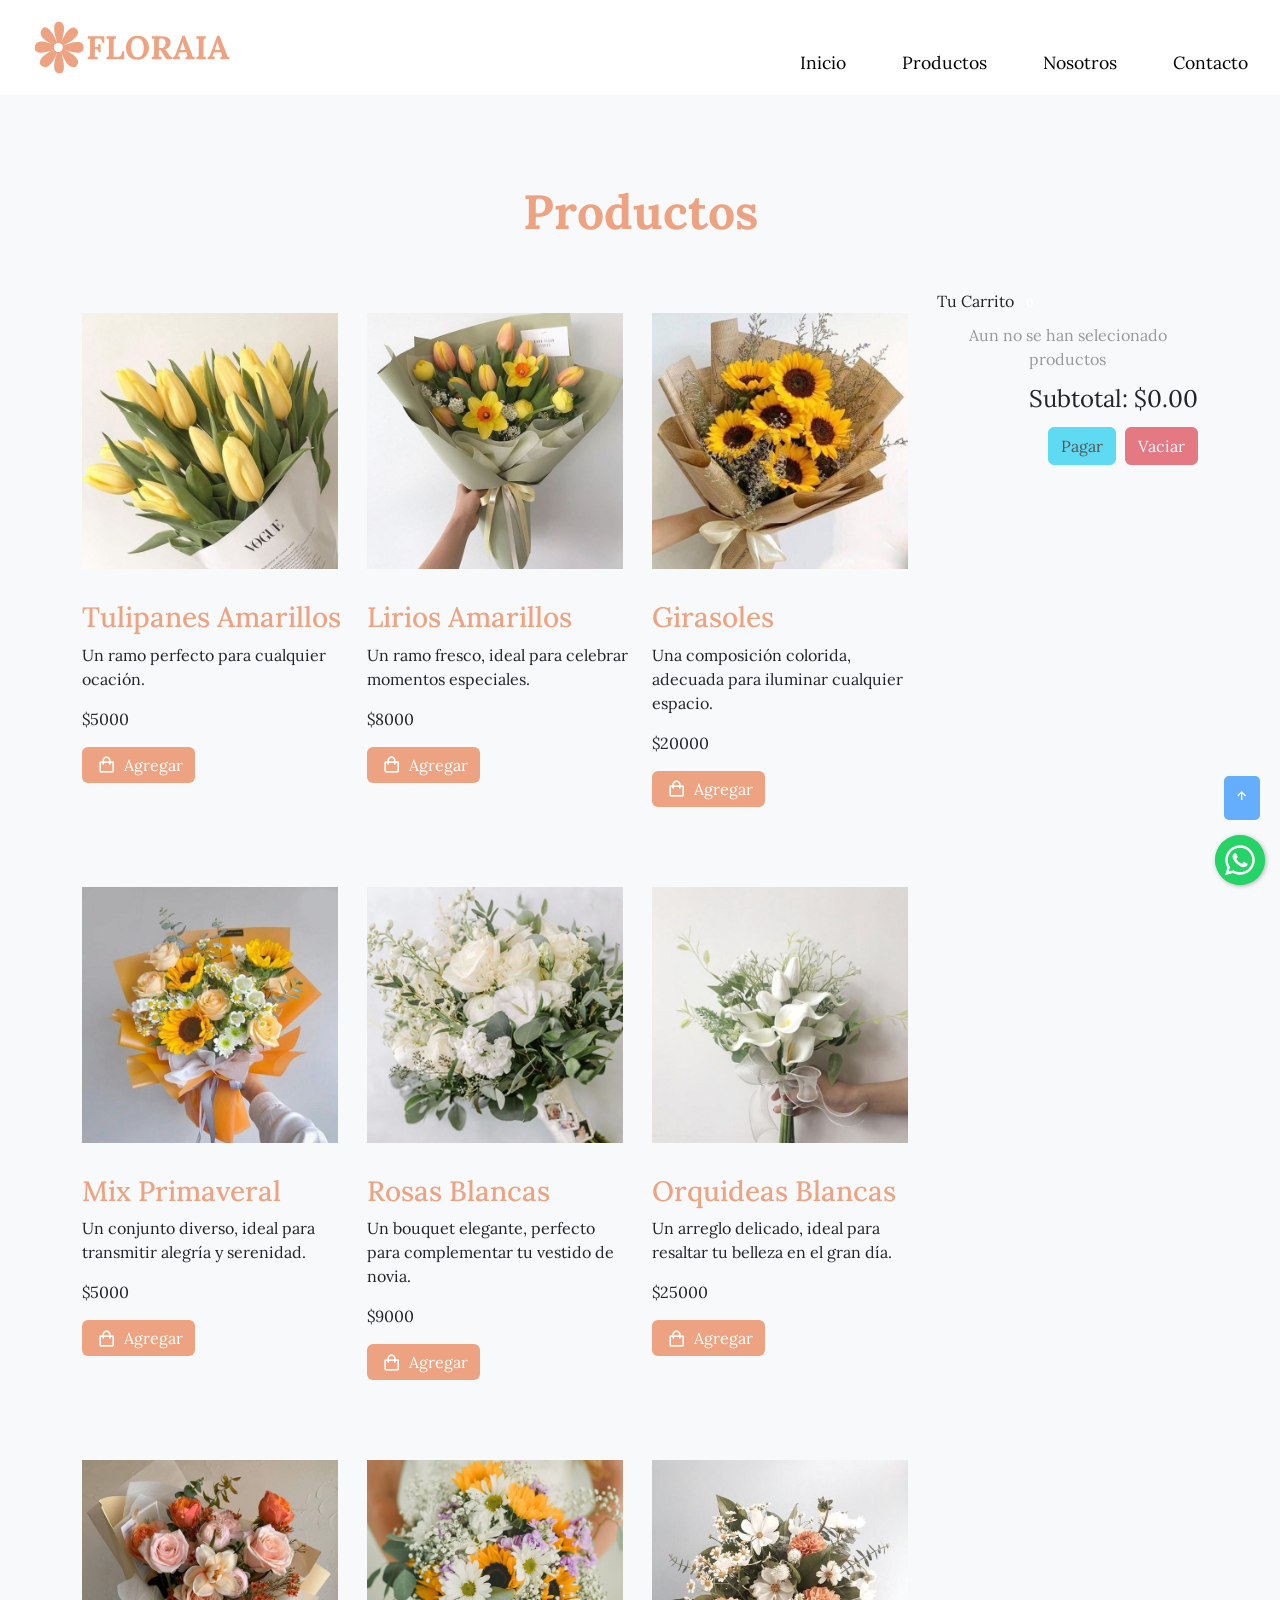
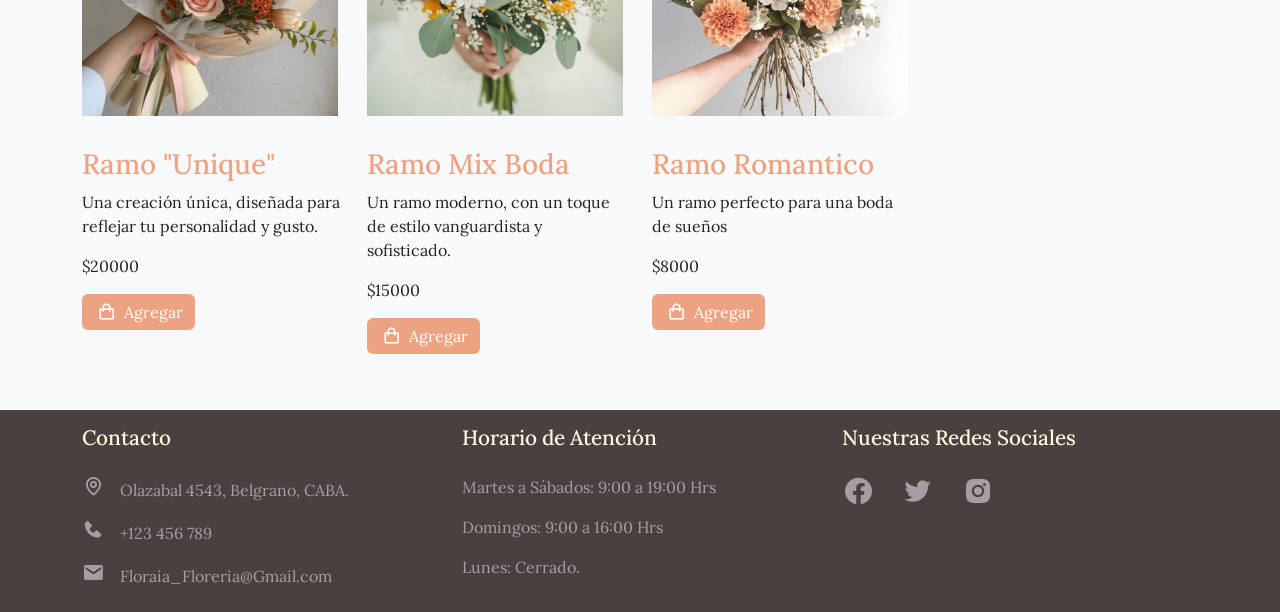
<file: productos.html>
<!DOCTYPE html>
<html lang="es">
<head>
    <meta charset="UTF-8">
    <meta name="viewport" content="width=device-width, initial-scale=1.0">
    <title>TRABAJO FINAL- FLOWER QUEEN</title>
    <link rel="preconnect" href="https://fonts.googleapis.com">
    <link rel="preconnect" href="https://fonts.gstatic.com" crossorigin>
    <link href="https://fonts.googleapis.com/css2?family=Lora:ital,wght@0,400;0,500;0,600;0,700;1,400;1,700&display=swap" rel="stylesheet">
    <link rel="preconnect" href="https://fonts.googleapis.com">
    <link rel="preconnect" href="https://fonts.gstatic.com" crossorigin>
    <link href="https://fonts.googleapis.com/css2?family=Pacifico&display=swap" rel="stylesheet">





    <link href="https://cdn.jsdelivr.net/npm/bootstrap@5.3.2/dist/css/bootstrap.min.css" rel="stylesheet" integrity="sha384-T3c6CoIi6uLrA9TneNEoa7RxnatzjcDSCmG1MXxSR1GAsXEV/Dwwykc2MPK8M2HN" crossorigin="anonymous">

    <!--Box icons-->
    <link href='https://unpkg.com/boxicons@2.1.4/css/boxicons.min.css' rel='stylesheet'>
    
    <!--css Smart Cart-->
    <link href="vendor/jquery.smartcart/dist/css/smart_cart.min.css" rel="stylesheet" type="text/css">

    <!--css whatsapp plugin-->
    <link rel="stylesheet" href="vendor/jquery.whatsapp/floating-wpp.min.css">

    <link rel="stylesheet" href="styles.css">


  
</head>

<body>
    <button id="btn-scroll-top"><i class='bx bx-up-arrow-alt'></i></button>


    <div id="whatsapp-button"></div>
    <header class="menu container-fluid">
        <nav class="navbar navbar-expand-lg ">
            <div class="container-fluid">
              <a class="navbar-brand" href="index.html">
                <img src="imgs/floraialogo.svg" class="img-fluid logo" alt="Floraia logo">
              </a>
        
              <!-- Menú hamburguesa para dispositivos pequeños -->
              <button class="navbar-toggler" type="button" data-bs-toggle="collapse" data-bs-target="#navbarNav" aria-controls="navbarNav" aria-expanded="false" aria-label="Toggle navigation">
                <span class="navbar-toggler-icon"></span>
              </button>
        
              <!-- Barra de navegación principal -->
              <div class="collapse navbar-collapse" id="navbarNav">
                <ul class="navbar-nav ms-auto">
                  <li class="nav-item">
                    <a class="nav-link" href="./index.html">Inicio</a>
                  </li>
                  <li class="nav-item">
                    <a class="nav-link" href="./productos.html">Productos</a>
                  </li>
                  <li class="nav-item">
                    <a class="nav-link" href="nosotros.html">Nosotros</a>
                  </li>
                  <li class="nav-item">
                    <a class="nav-link" href="contacto.html">Contacto</a>
                  </li>
                </ul>
              </div>
            </div>
          </nav>

                
                <div class="acciones-inicio">
                    
                </div>
    </header>
     

   <section class="productos bg-light pt-4">
        <div class="mb-5 text-center">
            <div class="container">
                <h2 class="display-5"> Productos</h2>
            </div>
        </div>

        <div class="productos-lista">
            <div class="container">
                <div class="row">
                    <div class="col-12 col-md-9">
                        <div id="catalogo" class="row">
                            
                        </div>
                    </div>

                    <div class="col-12 col-md-3">
                        <div id="smartcart">

                        </div>
                    </div>
                </div>
            </div>
        </div>
   </section>
   <footer class=" py-2">
    <div class="container">
      <div class="row">
        <div class="col-md-4 footer-contacto">
          <h3 class="mb-4 mt-2">Contacto</h3>
          <p> <i class='bx bx-map'></i>Olazabal 4543, Belgrano, CABA.</p>
          <p><i class='bx bxs-phone'></i>+123 456 789</p>
          <p><i class='bx bxs-envelope' ></i>Floraia_Floreria@Gmail.com</p>
        </div>

        <div class="col-md-4 footer-horarios">
          <h3 class="mb-4 mt-2"> Horario de Atención</h3>
          <p> Martes a Sábados: 9:00 a 19:00 Hrs</p>
          <p>Domingos: 9:00 a 16:00 Hrs</p>
          <p>Lunes: Cerrado.</p>
        </div>

        <div class="col-md-4 footer-redes">
          <h3 class="mb-4 mt-2">Nuestras Redes Sociales</h3>
          <ul class="list-inline">
            <li class="list-inline-item"><a href="#" target="www.facebook.com"><i class='bx bxl-facebook-circle'></i></a></li>
            <li class="list-inline-item"><a href="#" target="www.twitter.com"><i class='bx bxl-twitter' ></i></a></li>
            <li class="list-inline-item"><a href="#" target="www.instagram.com"><i class='bx bxl-instagram-alt' ></i></a></li>
        </ul>
        </div>
      </div>
    </div>
  </footer>



    <script src="https://code.jquery.com/jquery-3.6.0.min.js"></script>
    <script  src="vendor/jquery.smartcart/dist/js/jquery.smartCart.js"></script>
    <script type="text/javascript" src="vendor/jquery.whatsapp/floating-wpp.min.js"></script>
    <script src="https://cdn.jsdelivr.net/npm/bootstrap@5.3.2/dist/js/bootstrap.bundle.min.js" integrity="sha384-C6RzsynM9kWDrMNeT87bh95OGNyZPhcTNXj1NW7RuBCsyN/o0jlpcV8Qyq46cDfL" crossorigin="anonymous"></script>
    <script src="./js/scripts.js"></script>
    <script src="./js/productos.js"></script>
    



</body>
</html>
</file>
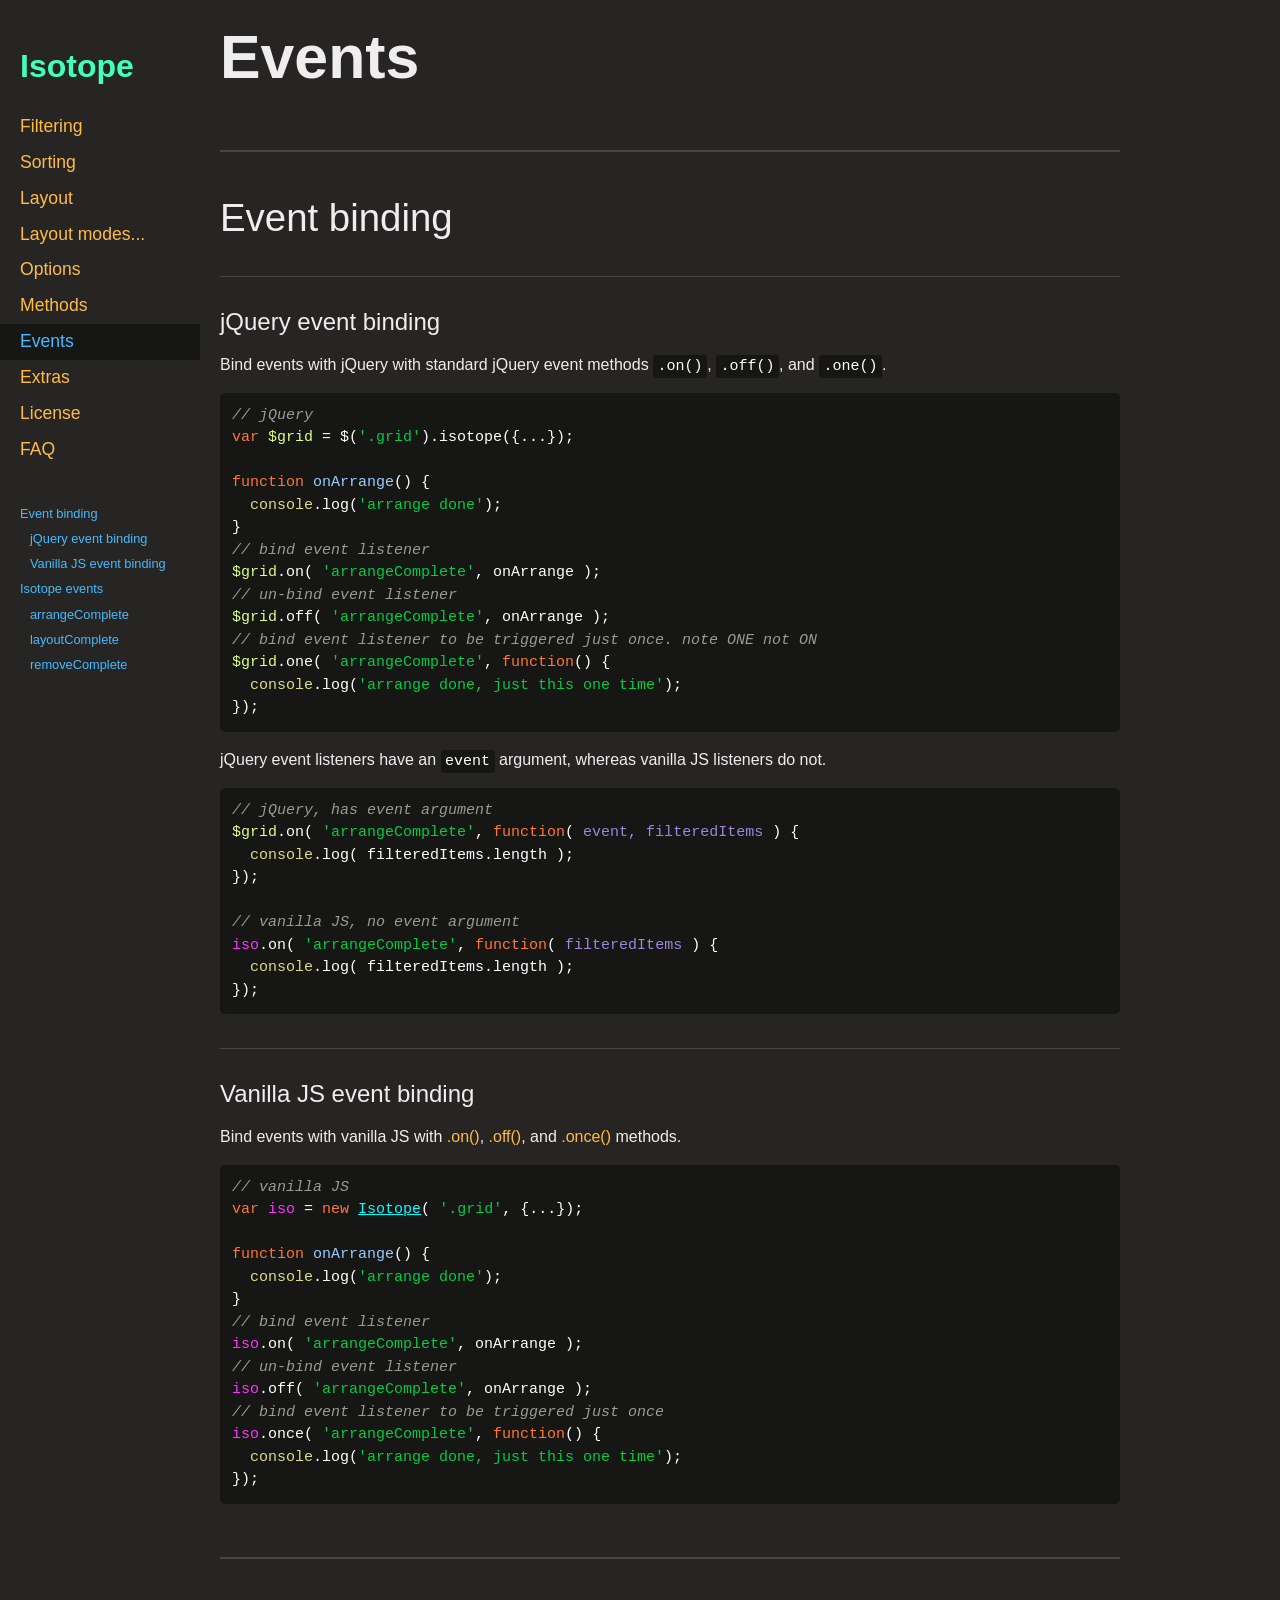
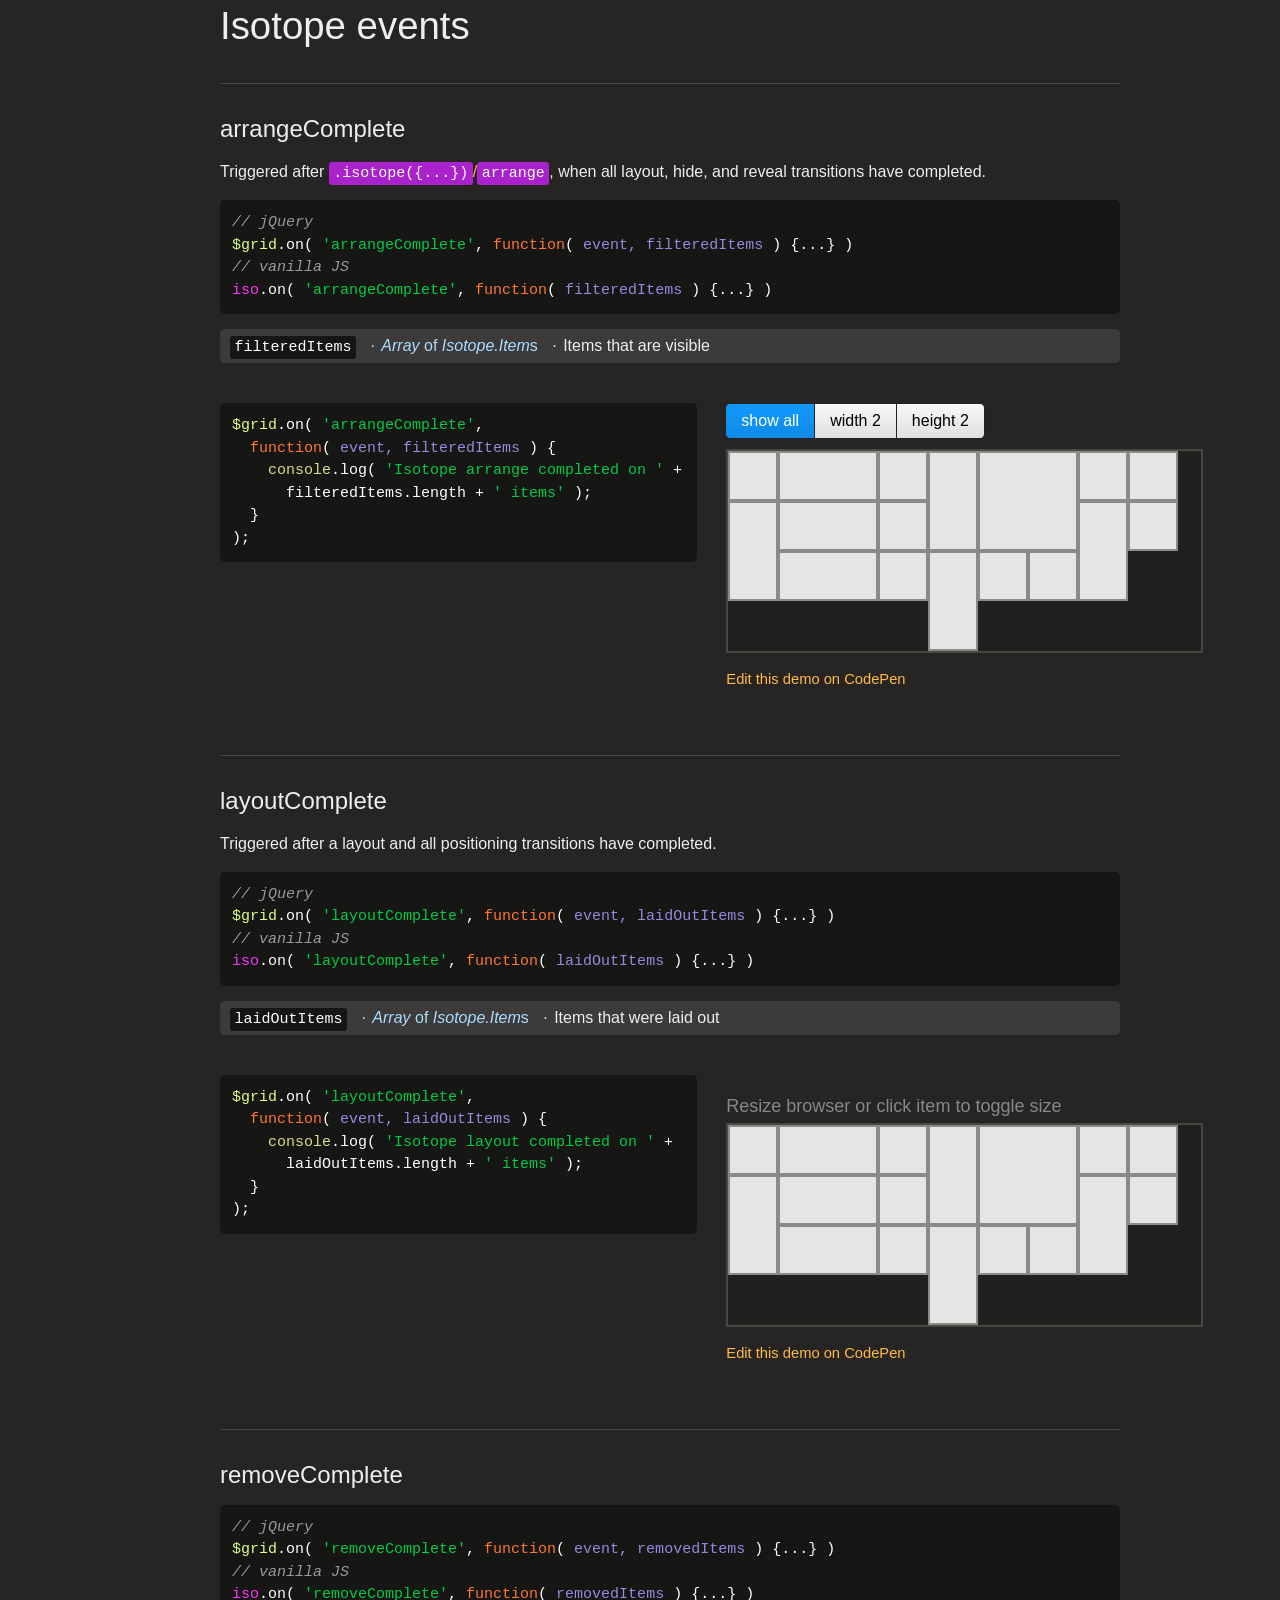
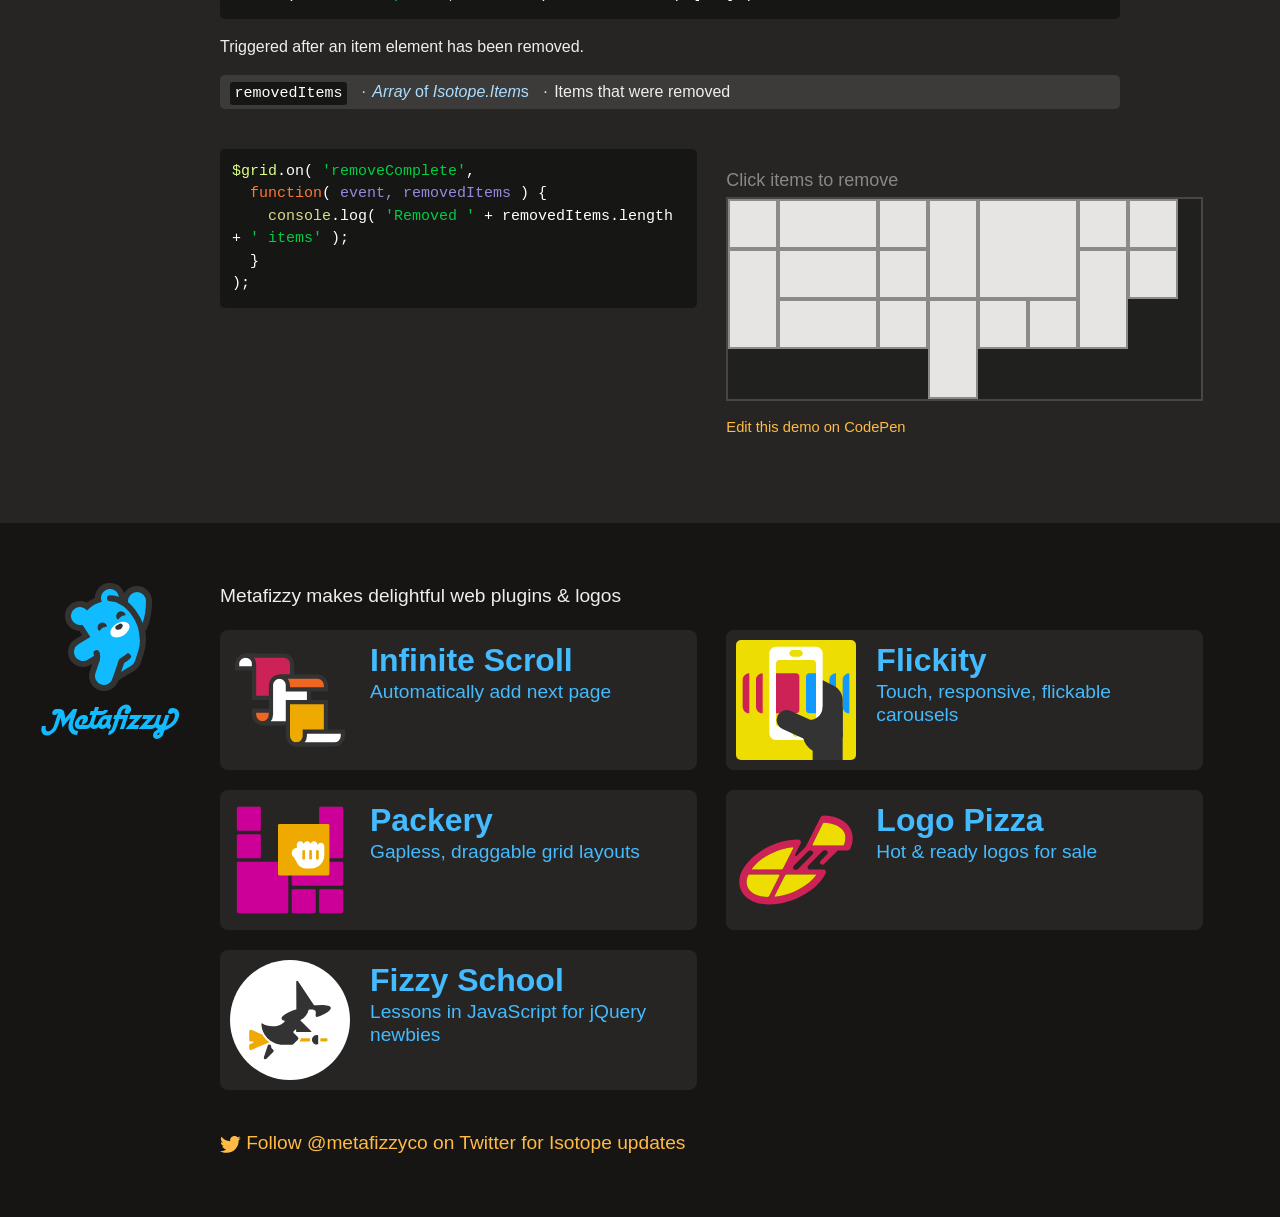
<file: vendor/isotope-docs/events.html>
<!doctype html>
<html class="export" lang="en">
<head>
  <meta charset="utf-8">
  <meta name="viewport" content="width=device-width">
  <meta name="description" content="Filter &amp; sort magical layouts">

  <title>Isotope &#xB7; Events</title>

    <!-- Isotope does not require any CSS files -->
    <link rel="stylesheet" href="css/isotope-docs.css?6" media="screen">

  <meta name="twitter:card" content="summary">
  <meta name="twitter:site" content="@metafizzyco">
  <meta name="twitter:url" content="https://isotope.metafizzy.co/events.html">
  <meta name="twitter:title" content="Isotope Events">
  <meta name="twitter:description" content="Filter &amp; sort magical layouts">

</head>
<body class="page--events">


  <div class="nav">
    <h1 class="nav__title"><a href=".">Isotope</a></h1>
  
    <ol class="site-nav">
      <li class="site-nav__item site-nav__item--filtering">
        <a class="site-nav__item__link" href="filtering.html">Filtering</a></li>
      <li class="site-nav__item site-nav__item--sorting">
        <a class="site-nav__item__link" href="sorting.html">Sorting</a></li>
      <li class="site-nav__item site-nav__item--layout ">
        <a class="site-nav__item__link" href="layout.html">Layout</a>
      </li>
      <li class="site-nav__item site-nav__item--layout-modes sub-nav-parent">
        <a class="site-nav__item__link" href="layout-modes.html">Layout modes</a>
        <ul class="sub-nav">
            <li class="sub-nav__item sub-nav__item--masonry">
              <a class="sub-nav__item__link" href="layout-modes/masonry.html">masonry</a></li>
            <li class="sub-nav__item sub-nav__item--fitrows">
              <a class="sub-nav__item__link" href="layout-modes/fitrows.html">fitRows</a></li>
            <li class="sub-nav__item sub-nav__item--vertical">
              <a class="sub-nav__item__link" href="layout-modes/vertical.html">vertical</a></li>
            <li class="sub-nav__item sub-nav__item--packery">
              <a class="sub-nav__item__link" href="layout-modes/packery.html">packery</a></li>
            <li class="sub-nav__item sub-nav__item--cellsbyrow">
              <a class="sub-nav__item__link" href="layout-modes/cellsbyrow.html">cellsByRow</a></li>
            <li class="sub-nav__item sub-nav__item--masonryhorizontal">
              <a class="sub-nav__item__link" href="layout-modes/masonryhorizontal.html">masonryHorizontal</a></li>
            <li class="sub-nav__item sub-nav__item--fitcolumns">
              <a class="sub-nav__item__link" href="layout-modes/fitcolumns.html">fitColumns</a></li>
            <li class="sub-nav__item sub-nav__item--cellsbycolumn">
              <a class="sub-nav__item__link" href="layout-modes/cellsbycolumn.html">cellsByColumn</a></li>
            <li class="sub-nav__item sub-nav__item--horiz">
              <a class="sub-nav__item__link" href="layout-modes/horiz.html">horiz</a></li>
        </ul>
      </li>
      <li class="site-nav__item site-nav__item--options">
        <a class="site-nav__item__link" href="options.html">Options</a></li>
      <li class="site-nav__item site-nav__item--methods">
        <a class="site-nav__item__link" href="methods.html">Methods</a></li>
      <li class="site-nav__item site-nav__item--events">
        <a class="site-nav__item__link" href="events.html">Events</a></li>
      <li class="site-nav__item site-nav__item--extras">
        <a class="site-nav__item__link" href="extras.html">Extras</a></li>
      <li class="site-nav__item site-nav__item--license">
        <a class="site-nav__item__link" href="license.html">License</a></li>
      <li class="site-nav__item site-nav__item--faq">
        <a class="site-nav__item__link" href="faq.html">FAQ</a></li>
    </ol>
  
    <ul class="page-nav" data-js="page-nav">
<li class="page-nav__item page-nav__item--h2"><a href="#event-binding">Event binding</a></li>
<li class="page-nav__item page-nav__item--h3"><a href="#jquery-event-binding">jQuery event binding</a></li>
<li class="page-nav__item page-nav__item--h3"><a href="#vanilla-js-event-binding">Vanilla JS event binding</a></li>
<li class="page-nav__item page-nav__item--h2"><a href="#isotope-events">Isotope events</a></li>
<li class="page-nav__item page-nav__item--h3"><a href="#arrangecomplete">arrangeComplete</a></li>
<li class="page-nav__item page-nav__item--h3"><a href="#layoutcomplete">layoutComplete</a></li>
<li class="page-nav__item page-nav__item--h3"><a href="#removecomplete">removeComplete</a></li>
</ul>
  </div>


  <div id="content" class="main">
    <div class="container">
        <h1>Events</h1>



<h2 id="event-binding">Event binding</h2>


<h3 id="jquery-event-binding">jQuery event binding</h3>


<p>Bind events with jQuery with standard jQuery event methods <code>.on()</code>, <code>.off()</code>, and <code>.one()</code>.</p>

<pre><code class="js"><span class="comment">// jQuery</span>
<span class="keyword">var</span> <span class="jquery_var">$grid</span> = $(<span class="string">&apos;.grid&apos;</span>).isotope({...});

<span class="function"><span class="keyword">function</span> <span class="title">onArrange</span>(<span class="params"></span>) </span>{
  <span class="built_in">console</span>.log(<span class="string">&apos;arrange done&apos;</span>);
}
<span class="comment">// bind event listener</span>
<span class="jquery_var">$grid</span>.on( <span class="string">&apos;arrangeComplete&apos;</span>, onArrange );
<span class="comment">// un-bind event listener</span>
<span class="jquery_var">$grid</span>.off( <span class="string">&apos;arrangeComplete&apos;</span>, onArrange );
<span class="comment">// bind event listener to be triggered just once. note ONE not ON</span>
<span class="jquery_var">$grid</span>.one( <span class="string">&apos;arrangeComplete&apos;</span>, <span class="function"><span class="keyword">function</span>(<span class="params"></span>) </span>{
  <span class="built_in">console</span>.log(<span class="string">&apos;arrange done, just this one time&apos;</span>);
});
</code></pre>

<p>jQuery event listeners have an <code>event</code> argument, whereas vanilla JS listeners do not.</p>

<pre><code class="js"><span class="comment">// jQuery, has event argument</span>
<span class="jquery_var">$grid</span>.on( <span class="string">&apos;arrangeComplete&apos;</span>, <span class="function"><span class="keyword">function</span>(<span class="params"> event, filteredItems </span>) </span>{
  <span class="built_in">console</span>.log( filteredItems.length );
});

<span class="comment">// vanilla JS, no event argument</span>
<span class="isotope_var">iso</span>.on( <span class="string">&apos;arrangeComplete&apos;</span>, <span class="function"><span class="keyword">function</span>(<span class="params"> filteredItems </span>) </span>{
  <span class="built_in">console</span>.log( filteredItems.length );
});
</code></pre>


<h3 id="vanilla-js-event-binding">Vanilla JS event binding</h3>

<p>Bind events with vanilla JS with <a href="methods.html#on">.on()</a>, <a href="methods.html#off">.off()</a>, and <a href="methods.html#once">.once()</a> methods.</p>

<pre><code class="js"><span class="comment">// vanilla JS</span>
<span class="keyword">var</span> <span class="isotope_var">iso</span> = <span class="keyword">new</span> <span class="isotope_keyword">Isotope</span>( <span class="string">&apos;.grid&apos;</span>, {...});

<span class="function"><span class="keyword">function</span> <span class="title">onArrange</span>(<span class="params"></span>) </span>{
  <span class="built_in">console</span>.log(<span class="string">&apos;arrange done&apos;</span>);
}
<span class="comment">// bind event listener</span>
<span class="isotope_var">iso</span>.on( <span class="string">&apos;arrangeComplete&apos;</span>, onArrange );
<span class="comment">// un-bind event listener</span>
<span class="isotope_var">iso</span>.off( <span class="string">&apos;arrangeComplete&apos;</span>, onArrange );
<span class="comment">// bind event listener to be triggered just once</span>
<span class="isotope_var">iso</span>.once( <span class="string">&apos;arrangeComplete&apos;</span>, <span class="function"><span class="keyword">function</span>(<span class="params"></span>) </span>{
  <span class="built_in">console</span>.log(<span class="string">&apos;arrange done, just this one time&apos;</span>);
});
</code></pre>


<h2 id="isotope-events">Isotope events</h2>


<h3 id="arrangecomplete">arrangeComplete</h3>

<p>Triggered after <a href="methods.html#arrange-isotope"><code>.isotope({...})</code>/<code>arrange</code></a>, when all layout, hide, and reveal transitions have completed.</p>

<pre><code class="js"><span class="comment">// jQuery</span>
<span class="jquery_var">$grid</span>.on( <span class="string">&apos;arrangeComplete&apos;</span>, <span class="function"><span class="keyword">function</span>(<span class="params"> event, filteredItems </span>) </span>{...} )
<span class="comment">// vanilla JS</span>
<span class="isotope_var">iso</span>.on( <span class="string">&apos;arrangeComplete&apos;</span>, <span class="function"><span class="keyword">function</span>(<span class="params"> filteredItems </span>) </span>{...} )
</code></pre>

<p class="variable">
  <code class="variable__code">filteredItems</code>
  <span class="variable__type"><i>Array</i> of <i>Isotope.Item</i>s</span>
  <span class="variable__description">Items that are visible</span>
</p>

<div class="duo example">
  <div class="duo__cell example__code">
<pre><code class="js"><span class="jquery_var">$grid</span>.on( <span class="string">&apos;arrangeComplete&apos;</span>,
  <span class="function"><span class="keyword">function</span>(<span class="params"> event, filteredItems </span>) </span>{
    <span class="built_in">console</span>.log( <span class="string">&apos;Isotope arrange completed on &apos;</span> +
      filteredItems.length + <span class="string">&apos; items&apos;</span> );
  }
);
</code></pre>
  </div>
  <div class="duo__cell example__demo" data-js="arrange-complete">
    <div class="button-group js-radio-button-group">
      <button class="button is-checked" data-filter="*">show all</button>
      <button class="button" data-filter=".grid-item--width2">width 2</button>
      <button class="button" data-filter=".grid-item--height2">height 2</button>
    </div>
    <div class="grid">
      <div class="grid-item"></div>
      <div class="grid-item grid-item--width2"></div>
      <div class="grid-item"></div>
      <div class="grid-item grid-item--height2"></div>
      <div class="grid-item grid-item--width2 grid-item--height2"></div>
      <div class="grid-item"></div>
      <div class="grid-item"></div>
      <div class="grid-item grid-item--height2"></div>
      <div class="grid-item grid-item--width2"></div>
      <div class="grid-item"></div>
      <div class="grid-item grid-item--height2"></div>
      <div class="grid-item"></div>
      <div class="grid-item grid-item--width2"></div>
      <div class="grid-item"></div>
      <div class="grid-item grid-item--height2"></div>
      <div class="grid-item"></div>
      <div class="grid-item"></div>
    </div>
    <p class="edit-demo">
        <a href="https://codepen.io/desandro/pen/pvXxRN">Edit this demo on CodePen</a>
    </p>
  </div>
</div>


<h3 id="layoutcomplete">layoutComplete</h3>

<p>Triggered after a layout and all positioning transitions have completed.</p>


<pre><code class="js"><span class="comment">// jQuery</span>
<span class="jquery_var">$grid</span>.on( <span class="string">&apos;layoutComplete&apos;</span>, <span class="function"><span class="keyword">function</span>(<span class="params"> event, laidOutItems </span>) </span>{...} )
<span class="comment">// vanilla JS</span>
<span class="isotope_var">iso</span>.on( <span class="string">&apos;layoutComplete&apos;</span>, <span class="function"><span class="keyword">function</span>(<span class="params"> laidOutItems </span>) </span>{...} )
</code></pre>

<p class="variable">
  <code class="variable__code">laidOutItems</code>
  <span class="variable__type"><i>Array</i> of <i>Isotope.Item</i>s</span>
  <span class="variable__description">Items that were laid out</span>
</p>

<div class="duo example">
  <div class="duo__cell example__code">
<pre><code class="js"><span class="jquery_var">$grid</span>.on( <span class="string">&apos;layoutComplete&apos;</span>,
  <span class="function"><span class="keyword">function</span>(<span class="params"> event, laidOutItems </span>) </span>{
    <span class="built_in">console</span>.log( <span class="string">&apos;Isotope layout completed on &apos;</span> +
      laidOutItems.length + <span class="string">&apos; items&apos;</span> );
  }
);
</code></pre>
  </div>
  <div class="duo__cell example__demo" data-js="layout-complete">
    <p class="instruction">Resize browser or click item to toggle size</p>
    <div class="grid  grid--clickable">
      <div class="grid-item"></div>
      <div class="grid-item grid-item--width2"></div>
      <div class="grid-item"></div>
      <div class="grid-item grid-item--height2"></div>
      <div class="grid-item grid-item--width2 grid-item--height2"></div>
      <div class="grid-item"></div>
      <div class="grid-item"></div>
      <div class="grid-item grid-item--height2"></div>
      <div class="grid-item grid-item--width2"></div>
      <div class="grid-item"></div>
      <div class="grid-item grid-item--height2"></div>
      <div class="grid-item"></div>
      <div class="grid-item grid-item--width2"></div>
      <div class="grid-item"></div>
      <div class="grid-item grid-item--height2"></div>
      <div class="grid-item"></div>
      <div class="grid-item"></div>
    </div>
    <p class="edit-demo">
        <a href="https://codepen.io/desandro/pen/scajv">Edit this demo on CodePen</a>
    </p>
  </div>
</div>


<h3 id="removecomplete">removeComplete</h3>

<pre><code class="js"><span class="comment">// jQuery</span>
<span class="jquery_var">$grid</span>.on( <span class="string">&apos;removeComplete&apos;</span>, <span class="function"><span class="keyword">function</span>(<span class="params"> event, removedItems </span>) </span>{...} )
<span class="comment">// vanilla JS</span>
<span class="isotope_var">iso</span>.on( <span class="string">&apos;removeComplete&apos;</span>, <span class="function"><span class="keyword">function</span>(<span class="params"> removedItems </span>) </span>{...} )
</code></pre>

<p>Triggered after an item element has been removed.</p>

<p class="variable">
  <code class="variable__code">removedItems</code>
  <span class="variable__type"><i>Array</i> of <i>Isotope.Item</i>s</span>
  <span class="variable__description">Items that were removed</span>
</p>

<div class="duo example">
  <div class="duo__cell example__code">
<pre><code class="js"><span class="jquery_var">$grid</span>.on( <span class="string">&apos;removeComplete&apos;</span>,
  <span class="function"><span class="keyword">function</span>(<span class="params"> event, removedItems </span>) </span>{
    <span class="built_in">console</span>.log( <span class="string">&apos;Removed &apos;</span> + removedItems.length + <span class="string">&apos; items&apos;</span> );
  }
);
</code></pre>
  </div>
  <div class="duo__cell example__demo" data-js="remove-complete">
    <p class="instruction">Click items to remove</p>
    <div class="grid grid--clickable">
      <div class="grid-item"></div>
      <div class="grid-item grid-item--width2"></div>
      <div class="grid-item"></div>
      <div class="grid-item grid-item--height2"></div>
      <div class="grid-item grid-item--width2 grid-item--height2"></div>
      <div class="grid-item"></div>
      <div class="grid-item"></div>
      <div class="grid-item grid-item--height2"></div>
      <div class="grid-item grid-item--width2"></div>
      <div class="grid-item"></div>
      <div class="grid-item grid-item--height2"></div>
      <div class="grid-item"></div>
      <div class="grid-item grid-item--width2"></div>
      <div class="grid-item"></div>
      <div class="grid-item grid-item--height2"></div>
      <div class="grid-item"></div>
      <div class="grid-item"></div>
    </div>
    <p class="edit-demo">
        <a href="https://codepen.io/desandro/pen/wErky">Edit this demo on CodePen</a>
    </p>
  </div>
</div>


<div class="notification" data-js="notification"></div>

    </div>
  </div>

  <footer class="site-footer">
  
    <div class="container">
  
      <p class="site-footer__copy">Metafizzy makes delightful web plugins &amp; logos</p>
  
      <div class="showcase">
      
        <ul class="showcase-item-list">
      
            <li class="showcase-item">
              <a class="showcase-item__link" href="https://infinite-scroll.com">
                <div class="showcase-item__image">
                    <svg class="infinite-scroll-illo" xmlns="http://www.w3.org/2000/svg" viewbox="0 0 520 520" width="200" height="200">
                      <path class="infinite-scroll-illo__page infinite-scroll-illo__page--back" d="M90,110H10V90c0-22,18-40,40-40h40V110z"/>
                      <path class="infinite-scroll-illo__page infinite-scroll-illo__page--front1" d="M270,90L270,90c0-22-18-40-40-40h0H50h0c22,0,40,18,40,40v0v0v160h180V90z"/>
                      <path class="infinite-scroll-illo__page infinite-scroll-illo__page--front2" d="M170,330v-20H90v20v0c0,22,18,40,40,40h0h40V330z"/>
                      <path class="infinite-scroll-illo__page infinite-scroll-illo__page--back" d="M350,150H210c-22,0-40,18-40,40v140v0c0,22-18,40-40,40h0h220V150z"/>
                      <path class="infinite-scroll-illo__page infinite-scroll-illo__page--front3" d="M430,470V270H250v160c0,22,18,40,40,40H430z"/>
                      <path class="infinite-scroll-illo__page infinite-scroll-illo__page--front2" d="M250,190v20h180v-20c0-22-18-40-40-40H210h0C232,150,250,168,250,190L250,190z"/>
                      <path class="infinite-scroll-illo__page infinite-scroll-illo__page--back" d="M330,410v20v0c0,22-18,40-40,40h0h180c22,0,40-18,40-40v-20H330z"/>
                    </svg>
                </div>
                <div class="showcase-item__text">
                  <h3 class="showcase-item__title">Infinite Scroll</h3>
                  <p class="showcase-item__description">Automatically add next page</p>
                </div>
              </a>
            </li>
      
            <li class="showcase-item">
              <a class="showcase-item__link" href="https://flickity.metafizzy.co">
                <div class="showcase-item__image">
                    <svg class="flickity-illo" xmlns="http://www.w3.org/2000/svg" viewbox="0 0 360 360" width="100" height="100">
                      <path class="flickity-illo__color1" fill="#19F" d="M300 220L300 220c-11 0-20-9-20-20v-80c0-11 9-20 20-20h0V220z"/>
                      <path class="flickity-illo__color1" fill="#19F" d="M340 220L340 220c-11 0-20-9-20-20v-80c0-11 9-20 20-20h0V220z"/>
                      <path class="flickity-illo__color2" fill="#333" d="M320 290V180c0-18-10-35-27-43L240 110v180H320z"/>
                      <path class="flickity-illo__color3" fill="white" d="M240 300H120c-11 0-20-9-20-20V40c0-11 9-20 20-20h120c11 0 20 9 20 20v240C260 291 251 300 240 300z"/>
                      <path class="flickity-illo__color4" fill="#ED0" d="M230 260H130c-6 0-10-5-10-10V70c0-6 5-10 10-10h100c6 0 10 5 10 10v180 C240 256 236 260 230 260z"/>
                      <path class="flickity-illo__color2" fill="#333" d="M260 200h60v81c0 32-26 59-59 59h0c-34 0-61-27-61-61V240h20 C242 240 260 222 260 200L260 200z"/>
                      <path class="flickity-illo__color5" fill="#C25" d="M180 220h-60V100h60c6 0 10 5 10 10v100C190 216 186 220 180 220z"/>
                      <path class="flickity-illo__color1" fill="#19F" d="M240 220h-20c-6 0-10-5-10-10V110c0-6 5-10 10-10h20V220z"/>
                      <rect class="flickity-illo__color2" fill="#333" x="230" y="280" width="90" height="80"/>
                      <circle class="flickity-illo__color4" fill="#ED0" cx="180" cy="280" r="10"/>
                      <line class="flickity-illo__thumb" stroke="#333" stroke-width="60" stroke-linecap="round" x1="262" y1="290" x2="152" y2="240"/>
                      <path class="flickity-illo__color4" fill="#ED0" d="M190 50h-20c-6 0-10-5-10-10v0c0-6 5-10 10-10h20c6 0 10 5 10 10v0C200 46 196 50 190 50z"/>
                      <path class="flickity-illo__color5" fill="#C25" d="M80 220L80 220c-11 0-20-9-20-20v-80c0-11 9-20 20-20h0V220z"/>
                      <path class="flickity-illo__color5" fill="#C25" d="M40 220L40 220c-11 0-20-9-20-20v-80c0-11 9-20 20-20h0V220z"/>
                    </svg>
                </div>
                <div class="showcase-item__text">
                  <h3 class="showcase-item__title">Flickity</h3>
                  <p class="showcase-item__description">Touch, responsive, flickable carousels</p>
                </div>
              </a>
            </li>
      
            <li class="showcase-item">
              <a class="showcase-item__link" href="https://packery.metafizzy.co">
                <div class="showcase-item__image">
                    <svg class="packery-illo" xmlns="http://www.w3.org/2000/svg" viewbox="0 0 700 700" width="100" height="100">
                      <path class="packery-illo__item" fill="#C09" d="M172 180H48c-4 0-8-4-8-8V48c0-4 4-8 8-8h124c4 0 8 4 8 8v124C180 176 176 180 172 180z"/>
                      <path class="packery-illo__item" fill="#C09" d="M172 340H48c-4 0-8-4-8-8V208c0-4 4-8 8-8h124c4 0 8 4 8 8v124C180 336 176 340 172 340z"/>
                      <path class="packery-illo__item" fill="#C09" d="M492 660H368c-4 0-8-4-8-8V528c0-4 4-8 8-8h124c4 0 8 4 8 8v124C500 656 496 660 492 660z"/>
                      <path class="packery-illo__item" fill="#C09" d="M652 660H528c-4 0-8-4-8-8V528c0-4 4-8 8-8h124c4 0 8 4 8 8v124C660 656 656 660 652 660z"/>
                      <path class="packery-illo__item" fill="#C09" d="M652 500H368c-4 0-8-4-8-8V368c0-4 4-8 8-8h284c4 0 8 4 8 8v124C660 496 656 500 652 500z"/>
                      <path class="packery-illo__item" fill="#C09" d="M332 660H48c-4 0-8-4-8-8V368c0-4 4-8 8-8h284c4 0 8 4 8 8v284C340 656 336 660 332 660z"/>
                      <path class="packery-illo__item" fill="#C09" d="M652 340H528c-4 0-8-4-8-8V48c0-4 4-8 8-8h124c4 0 8 4 8 8v284C660 336 656 340 652 340z"/>
                      <path class="packery-illo__draggie" fill="#EA0" d="M572 440H288c-4 0-8-4-8-8V148c0-4 4-8 8-8h284c4 0 8 4 8 8v284C580 436 576 440 572 440z"/>
                      <g>
                        <path class="packery-illo__hand" fill="white" d="M530 250c-11 0-20 9-20 20v-10c0-11-9-20-20-20s-20 9-20 20c0-11-9-20-20-20s-20 9-20 20c0-11-9-20-20-20
                          s-20 9-20 20v20c-17 0-30 13-30 30c0 11 6 20 14 25l19 35c10 18 30 30 51 30h28
                          c43 0 78-35 78-78V270C550 259 541 250 530 250z"/>
                        <line class="packery-illo__hand-line" stroke="#EA0" fill="none" stroke-width="16" stroke-linecap="round" x1="430" y1="300" x2="430" y2="340"/>
                        <line class="packery-illo__hand-line" stroke="#EA0" fill="none" stroke-width="16" stroke-linecap="round" x1="470" y1="300" x2="470" y2="340"/>
                        <line class="packery-illo__hand-line" stroke="#EA0" fill="none" stroke-width="16" stroke-linecap="round" x1="510" y1="300" x2="510" y2="340"/>
                      </g>
                    </svg>
                </div>
                <div class="showcase-item__text">
                  <h3 class="showcase-item__title">Packery</h3>
                  <p class="showcase-item__description">Gapless, draggable grid layouts</p>
                </div>
              </a>
            </li>
      
            <li class="showcase-item">
              <a class="showcase-item__link" href="http://logo.pizza">
                <div class="showcase-item__image">
                    <svg class="logo-pizza-illo" xmlns="http://www.w3.org/2000/svg" viewbox="0 0 700 700" width="100" height="100">
                      <path class="logo-pizza-illo__outline" fill="#C25" d="M513 91c-9-0-17 5-21 12l-80 160c-3 5-6 10-11 15l-47 47
                        c-5 5-12-1-9-7l32-64c5-11-2-23-14-23h-0c-121 0-268 70-327 180
                        C-9 497 35 609 196 609c138 0 279-85 327-180v0c5-11-2-23-14-23h-77c-13 0-19-15-10-24
                        l81-81c5-5 11-8 18-8l0 0c13 0 19 15 10 24L494 354c-6 6-6 14 0 20c3 3 6 4 10 4
                        c4 0 7-1 10-4l80-80h53c9 0 17-5 21-13C707 190 656 97 513 91z M334 281l-59 117
                        c-2 5-7 8-13 8H97c-4 0-6-4-3-7c49-64 143-114 236-124C333 275 335 278 334 281z
                         M70 441c2-4 6-7 10-7h168c4 0 7 4 5 8l-59 118c-2 4-6 6-11 6
                        C106 565 38 521 70 441z M466 441c-49 64-143 114-236 124c-3 0-6-3-4-6l59-117
                        c2-5 7-8 13-8h166C466 434 468 438 466 441z M446 318l-81 81c-5 5-11 8-18 8l0 0
                        c-13 0-19-15-10-24l81-81c5-5 11-8 18-8l0 0C449 294 455 309 446 318z M447 258L506 139
                        c2-4 6-7 11-6c101 7 140 60 114 126c-2 4-6 7-10 7H452C448 266 445 262 447 258z"/>
                      <path class="logo-pizza-illo__slice" fill="#ED0" d="M334 281l-59 117c-2 5-7 8-13 8H97c-4 0-6-4-3-7
                        c49-64 143-114 236-124C333 275 335 278 334 281z"/>
                      <path class="logo-pizza-illo__slice" fill="#ED0" d="M70 441c2-4 6-7 10-7h168c4 0 7 4 5 8l-59 118c-2 4-6 6-11 6
                        C106 565 38 521 70 441z"/>
                      <path class="logo-pizza-illo__slice" fill="#ED0" d="M466 441c-49 64-143 114-236 124c-3 0-6-3-4-6l59-117
                        c2-5 7-8 13-8h166C466 434 468 438 466 441z"/>
                      <path class="logo-pizza-illo__slice" fill="#ED0" d="M447 258L506 139c2-4 6-7 11-6c101 7 140 60 114 126c-2 4-6 7-10 7H452
                        C448 266 445 262 447 258z"/>
                    </svg>
                </div>
                <div class="showcase-item__text">
                  <h3 class="showcase-item__title">Logo Pizza</h3>
                  <p class="showcase-item__description">Hot &amp; ready logos for sale</p>
                </div>
              </a>
            </li>
      
            <li class="showcase-item">
              <a class="showcase-item__link" href="http://fizzy.school">
                <div class="showcase-item__image">
                    <svg class="witchie-logo" xmlns="http://www.w3.org/2000/svg" viewbox="0 0 1000 1000" width="200" height="200">
                      <circle class="witchie-logo__moon" fill="white" cx="500" cy="500" r="500"/>
                      <path class="witchie-logo__broom" fill="#EA0" d="M582 675a35 35 0 0 0 8-20 3 3 0 0 1 3-2h71a3 3 0 0 1 3 3 59 59 0 0 0 0 20 3 3 0 0 1-3 3h-79A3 3 0 0 1 582 675Zm219 4a13 13 0 0 0 13-14c-1-7-7-12-14-12h-44a3 3 0 0 0-3 3v21a3 3 0 0 0 3 3ZM299 660a203 203 0 0 1-27-36 8 8 0 0 0-4-3L178 582a13 13 0 0 0-18 12v77a8 8 0 0 0 8 8h22a5 5 0 0 1 2 10L164 703a8 8 0 0 0-4 7v28a13 13 0 0 0 18 12l146-63a3 3 0 0 0 1-5A197 197 0 0 1 299 660Z"/>
                      <path class="witchie-logo__dress" fill="#333" d="M326 705h4a13 13 0 0 1 13 13v8a13 13 0 0 0 4 9l13 13a13 13 0 0 1 0 19l-56 56c-10 10-26-0-22-13L314 714A13 13 0 0 1 326 705Zm397-79c-27 0-47 26-37 54 3 7 11 16 17 19a42 42 0 0 0 19 5 38 38 0 0 0 7-1 8 8 0 0 0 6-8v-62a8 8 0 0 0-6-8 38 38 0 0 0-7-1M840 397c-3-15-33-23-77-23a521 521 0 0 0-59 4 5 5 0 0 1-5-2L567 177a8 8 0 0 0-7-4 8 8 0 0 0-8 8l1 227a5 5 0 0 1-4 5c-74 24-123 55-119 76 2 8 11 14 26 18a3 3 0 0 1 1 4l-11 11c-20 20-56 30-92 30-31 0-63-8-84-23a5 5 0 0 0-3-1 5 5 0 0 0-5 5c0 78 68 173 183 173h75a10 10 0 0 0 7-3l38-38a16 16 0 0 0 0-23l-34-34a10 10 0 0 1 0-14l15-15a3 3 0 0 1 5 2v15a5 5 0 0 0 5 5H674a4 4 0 0 0 3-7l-90-90a3 3 0 0 1 1-4c34-19 59-49 67-84a3 3 0 0 1 2-2c6-1 12-1 17-1 22 0 37 5 39 14 1 6 3 11 2 17-5 17 1 31 8 31a6 6 0 0 0 2-0C797 448 845 419 840 397Z"/>
                    </svg>
                </div>
                <div class="showcase-item__text">
                  <h3 class="showcase-item__title">Fizzy School</h3>
                  <p class="showcase-item__description">Lessons in JavaScript for jQuery newbies</p>
                </div>
              </a>
            </li>
      
        </ul> 
      
      </div>
  
      <p class="site-footer__copy">
        <a href="https://twitter.com/metafizzyco">
          <svg class="twitter-logo" xmlns="http://www.w3.org/2000/svg" viewbox="0 0 512 512" width="30" height="30">
            <path d="M512 97c-19 8-39 14-60 16 22-13 38-34 46-58-20 12-43 21-67 25-19-19-46-32-77-32-58 0-117 52-102 129-87-4-165-46-216-110-24 40-19 107 32 140-17 0-33-5-48-13v1c0 51 36 93 84 103-15 4-34 5-47 2 13 42 52 72 98 73-47 36-96 49-155 44 46 30 102 47 161 47 197 0 306-168 299-312 20-15 38-34 52-55z"/>
          </svg>
          Follow @metafizzyco on Twitter for Isotope updates
        </a>
      </p>
  
      <div class="mfzy-brand">
        <a class="mfzy-brand__link" href="https://metafizzy.co">
          <svg class="mfzy-logo" xmlns="http://www.w3.org/2000/svg" xmlns:xlink="http://www.w3.org/1999/xlink" viewbox="0 0 144 144" width="36" height="36">
            <title>Metafizzy logo</title>
            <defs>
              <path id="mfzy-logo__body" d="M 120 24 a 12 12 0 0 0-24 0 a 72 72 0 0 1 -1 11
                a 40 40 0 0 0 -13 -8.5 A 12 12 0 1 0 61.1 25.1 c -8 2 -14 6 -19.6 11.6 
                A 12 12 0 1 0 35.3 55.5 L 45.8 72.1 l -16 9.6 A 12 12 0 0 0 42.2 102.3
                L 58 92.8 a 20 20 0 0 1 -0.2 11.9 l -5.2 15.5 a 12 12 0 0 0 22.8 7.6
                l 1.1 -3.3 l 23.7 -14.2 a 12 12 0 0 0 5.2 -6.5 l 4 -12 A 50 50 0 0 0 111.9 76
                a 52 52 0 0 0 -1.6 -12.8 C 115 57 120 44 120 24Z"/>
              <path id="mfzy-logo__eye" d="M 0 6.5 a 6.5 6.5 0 0 1 13 0 c 0 3.5 -3 0.5 -6.5 0.5 s -6.5 3 -6.5 -0.5 Z"/>
              <clippath id="mfzy-logo__body-clip">
                <use xlink:href="#mfzy-logo__body"/>
              </clippath>
            </defs>
            <use class="mfzy-logo__body-outline" xlink:href="#mfzy-logo__body" fill="#333" stroke="#333" stroke-width="16"/>
            <use class="mfzy-logo__body-fill" xlink:href="#mfzy-logo__body"/>
            <g class="mfzy-logo__stripes" clip-path="url(#mfzy-logo__body-clip)">
              <rect fill="#E62" x="16" width="120" height="138"/>
              <path fill="#C25" d="M96 24L16 72V0h80v24z"/>
              <path fill="#EA0" d="M116 70L16 130v-26l95-57 5 23z"/>
              <path fill="#19F" d="M136 138H16v-8l120-72v80z"/>
            </g>
            <path class="mfzy-logo__cut-ins" stroke="#333" fill="none" stroke-linecap="round" stroke-linejoin="round" stroke-width="8" d="M 72 20.4 c 23 0 44 29 44 56
              M 54 103.4 a 16 16 0 0 0 0 -10
              M 96 98 c -2 2 -8 6 -8.5,6 l -8.4 25.1"/>
            <g transform="translate(53 57) rotate(-31)">
              <ellipse class="mfzy-logo__snout" cx="25" cy="21" rx="14" ry="9" fill="#FFF"/>
              <use class="mfzy-logo__feature" xlink:href="#mfzy-logo__eye" fill="#333"/>
              <use class="mfzy-logo__feature" xlink:href="#mfzy-logo__eye" fill="#333" transform="translate(29 0)"/>
              <path class="mfzy-logo__feature" d="M 28.6 14 a 3 3 0 0 1 1.3 5.6 l -2.6 1.2 a 3 3 0 0 1 -2.6 0
                l -2.6 -1.2 a 3 3 0 0 1 1.3 -5.6 Z" fill="#333"/>
            </g>
          </svg>
          <svg class="mfzy-wordmark" xmlns="http://www.w3.org/2000/svg" viewbox="0 0 280 80" fill="none" stroke="#333" width="140" height="40">
            <g transform="skewX(-18)">
              <path stroke-width="8" d="M38 20h6c4 0 7 2 9 6l9 18l12-24h2v22
              a20 22 0 0 0 20 22M48 22v28a12 15 0 0 1-24 0M98 44a6 6 0 0 0 0-12h-2
              a8 10 0 0 0 0 20h14a8 10 0 0 0 8-10M118 12v30a8 10 0 0 0 16 0M150 36
              q-4-4-8-4a8 10 0 1 0 8 10m0-14v14a8 10 0 0 0 8 10M184 20a9 9 0 0 0-18 0
              v34a8 10 0 0 1-8 10M158 32h24v24M190 32h18l-12 20h18M216 32h18l-12 20h18
              a8 10 0 0 0 8-10m0-14v14a8 10 0 0 0 16 0m0-14v38a6 6 0 0 1-12 0
              c0-12 32-8 32-32c0-10-6-16-15-16M108 24h24a6 6 0 0 0 6-6M102 38h-4"/>
              <g stroke-width="6">
                <circle cx="38" cy="22" r="3"/>
                <circle cx="182" cy="20" r="3"/>
                <circle cx="269" cy="20" r="3"/>
              </g>
            </g>
          </svg>
        </a>
      </div>
  
    </div>
  
  </footer>

<!-- Looking for isotope.js? Use isotope.pkgd.min.js -->
<!-- Isotope does NOT require jQuery. But it does make things easier -->
<script src="https://code.jquery.com/jquery-3.1.1.min.js"></script>
<script>window.jQuery || document.write('<script src="js/jquery.min.js"><\/script>')</script>

  <script src="js/isotope-docs.min.js?6"></script>


</body>
</html>
</file>
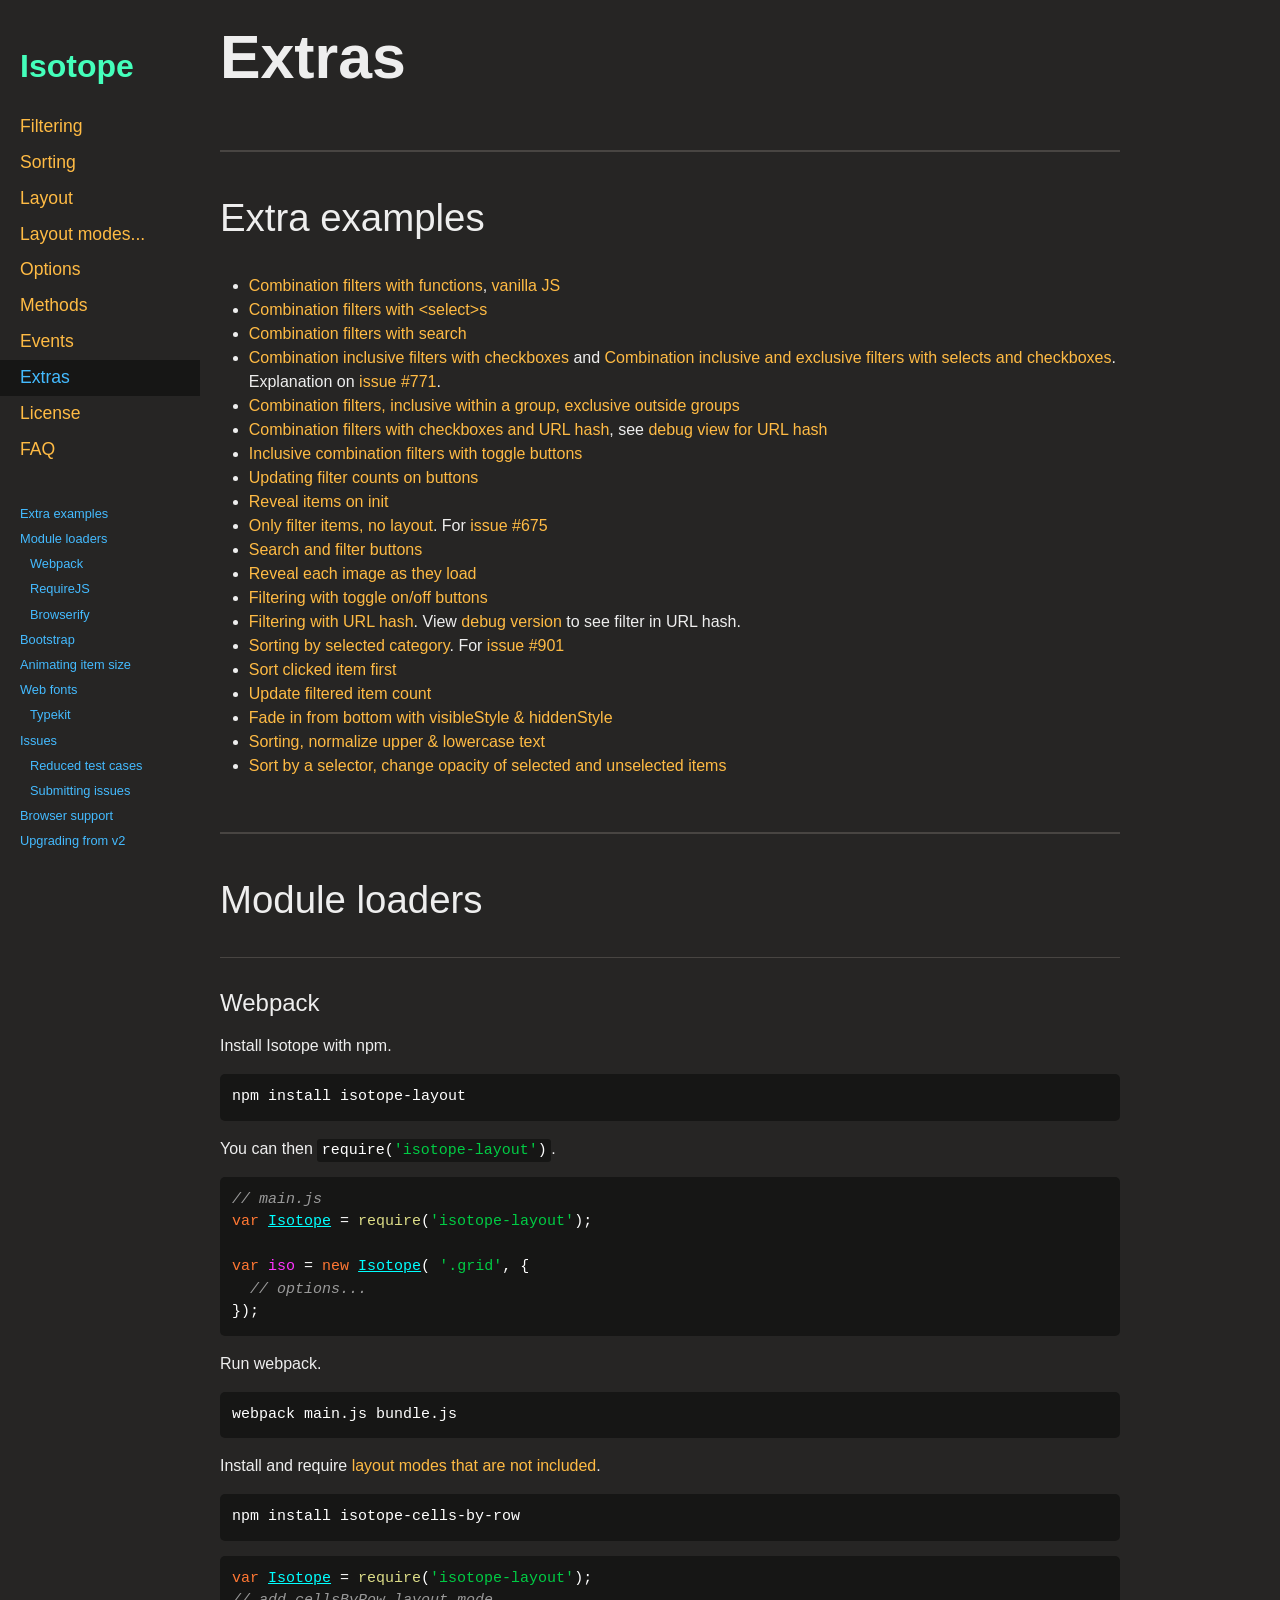
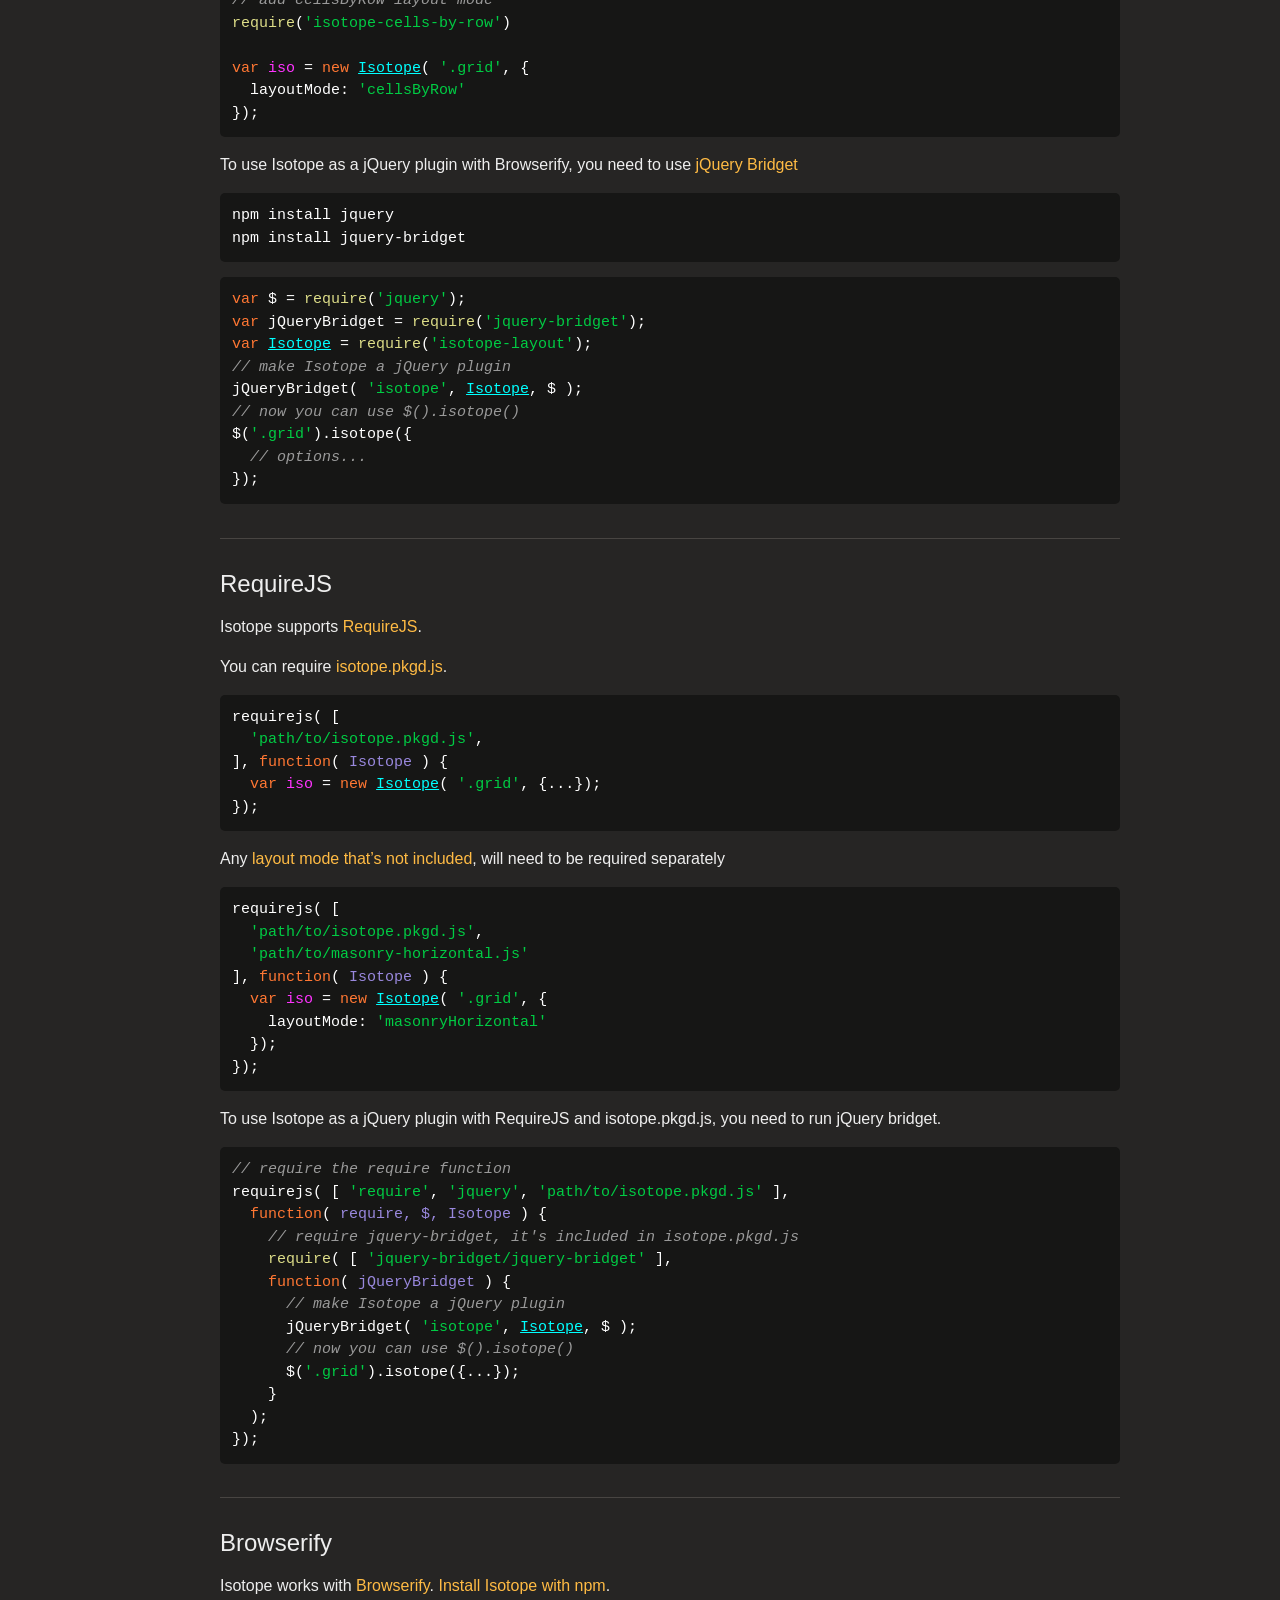
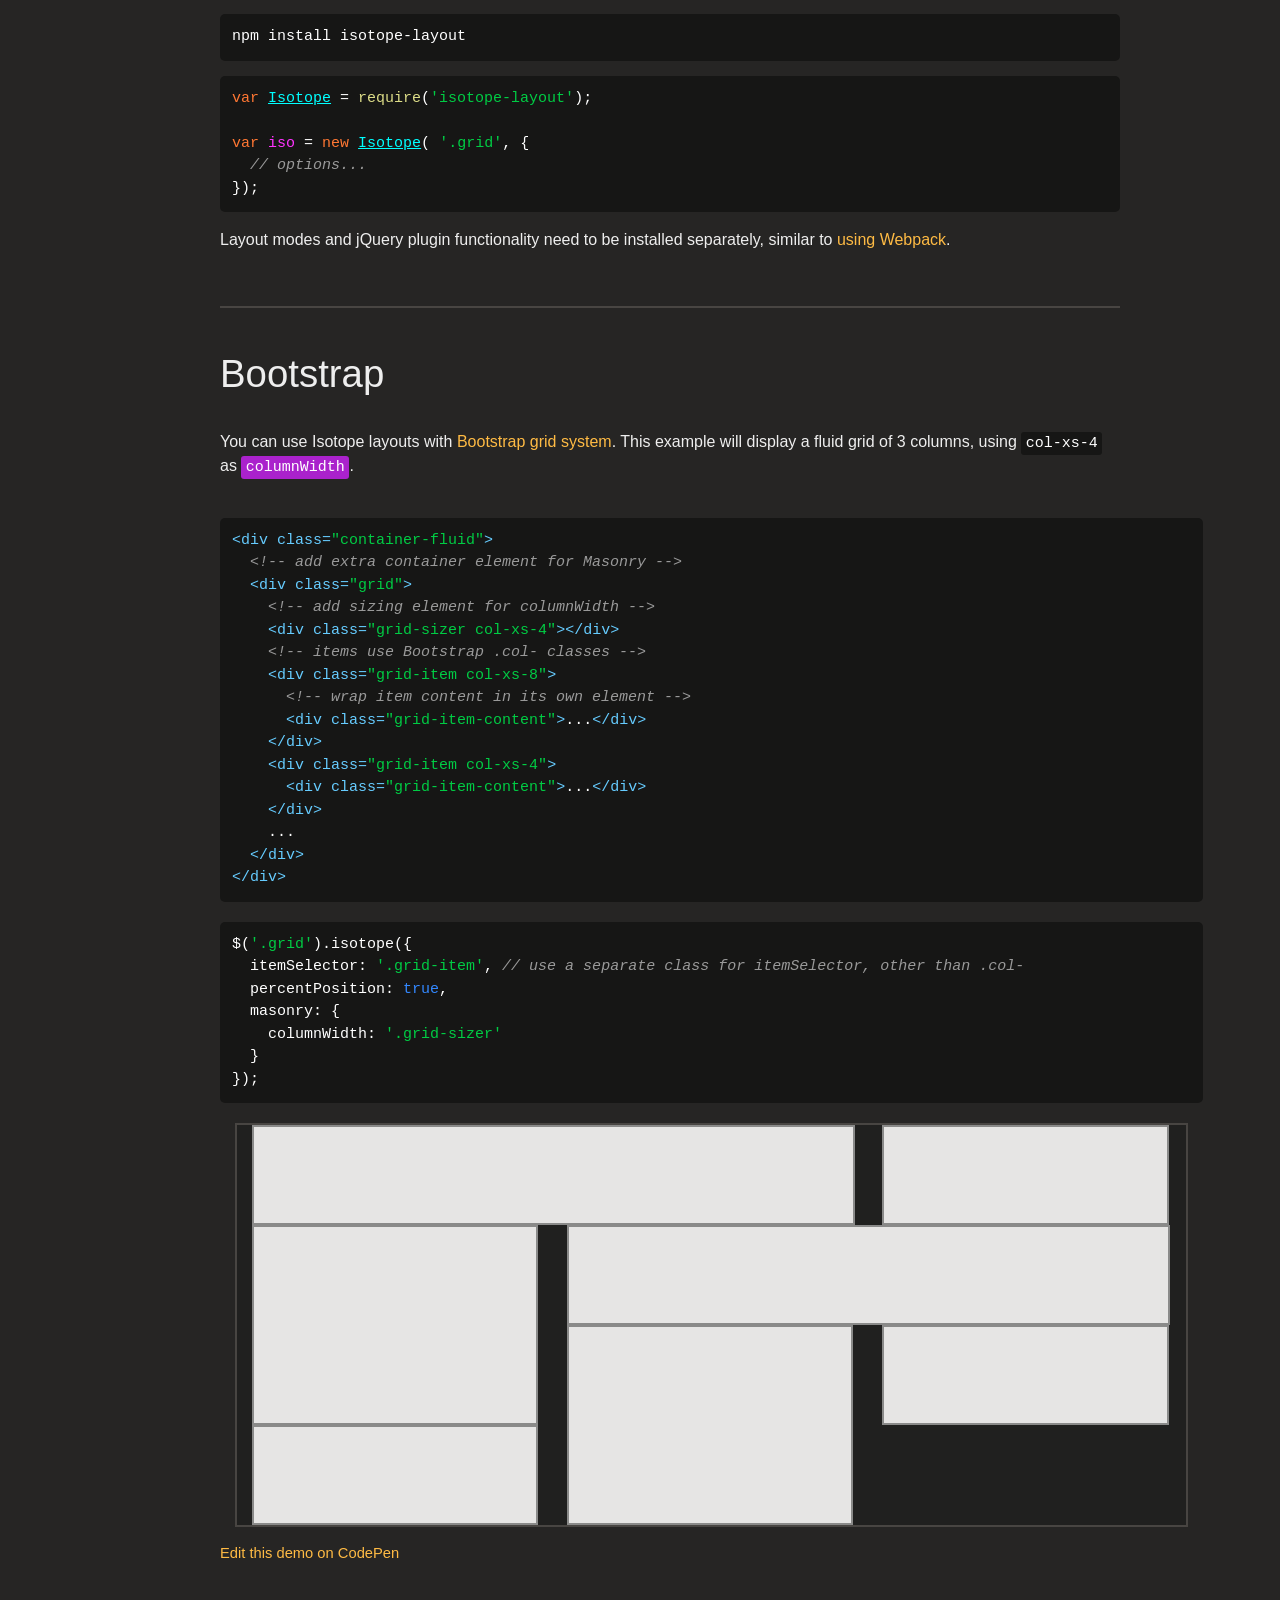
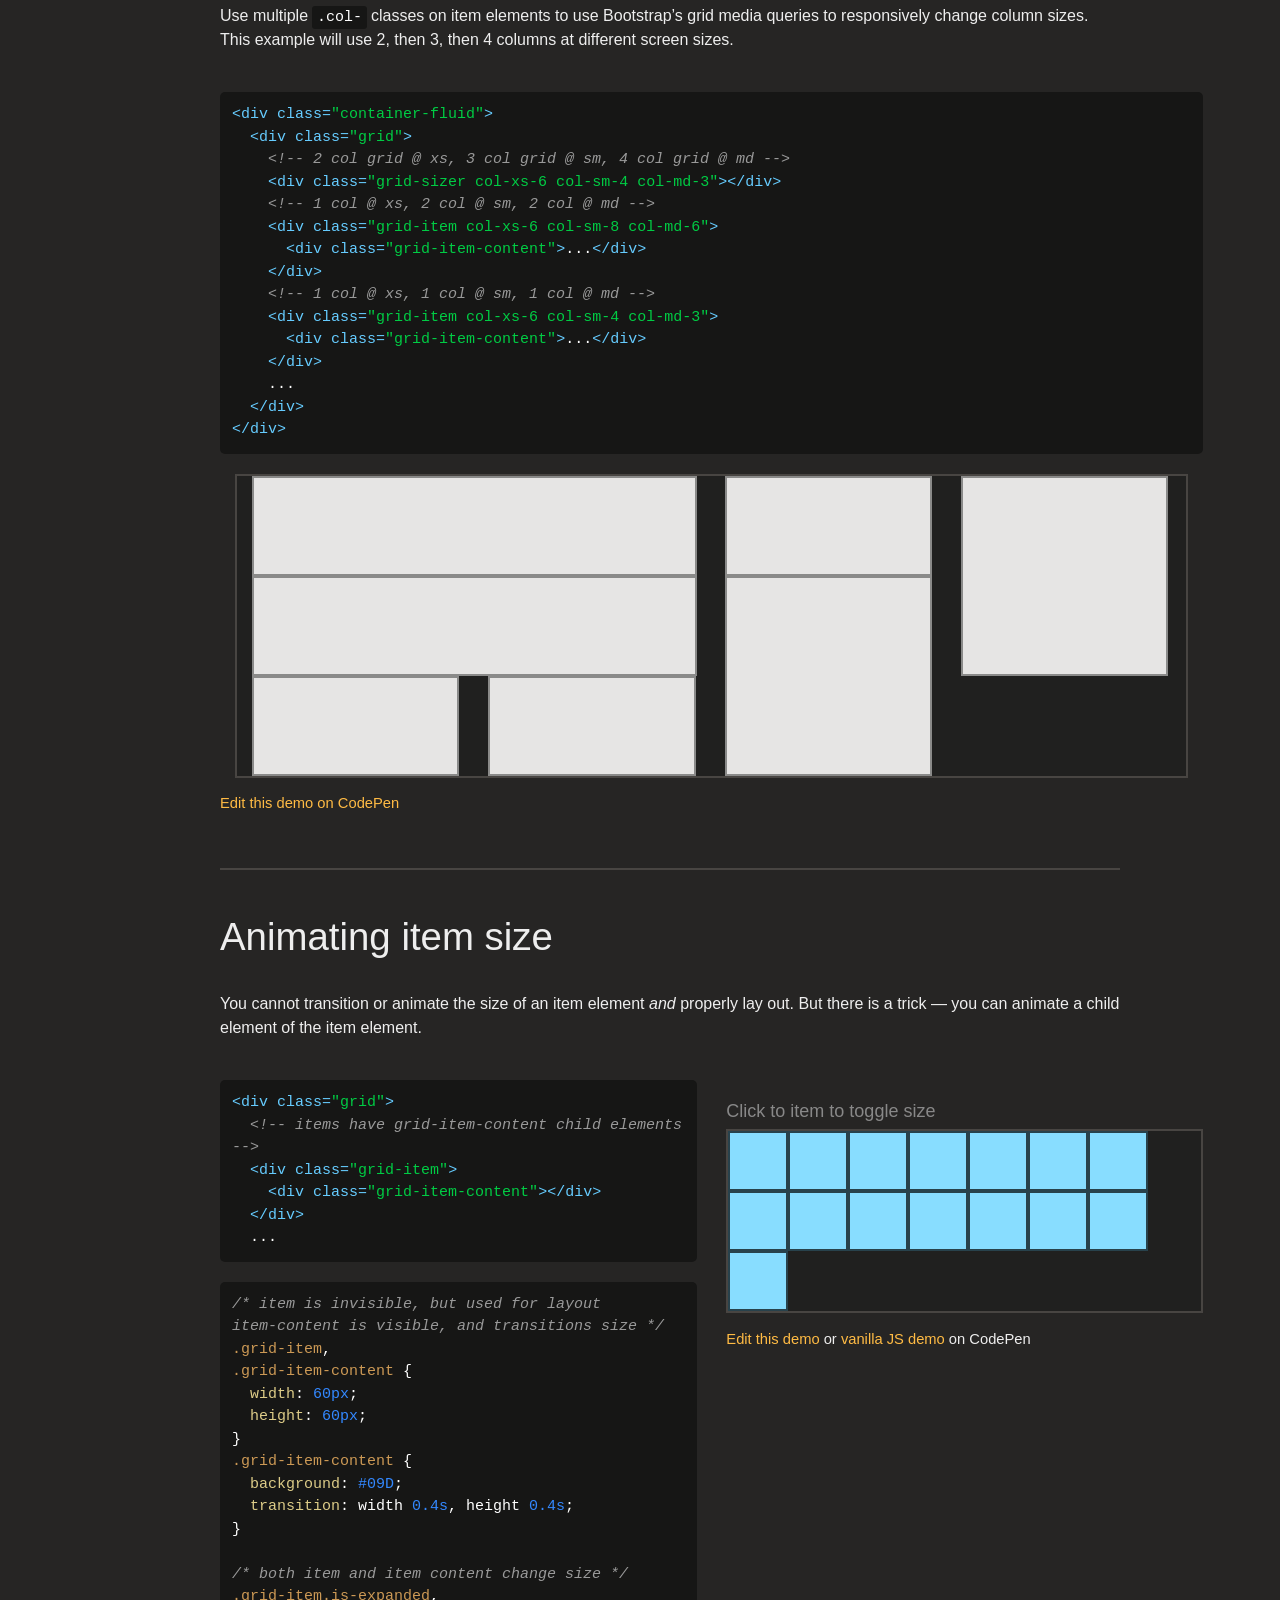
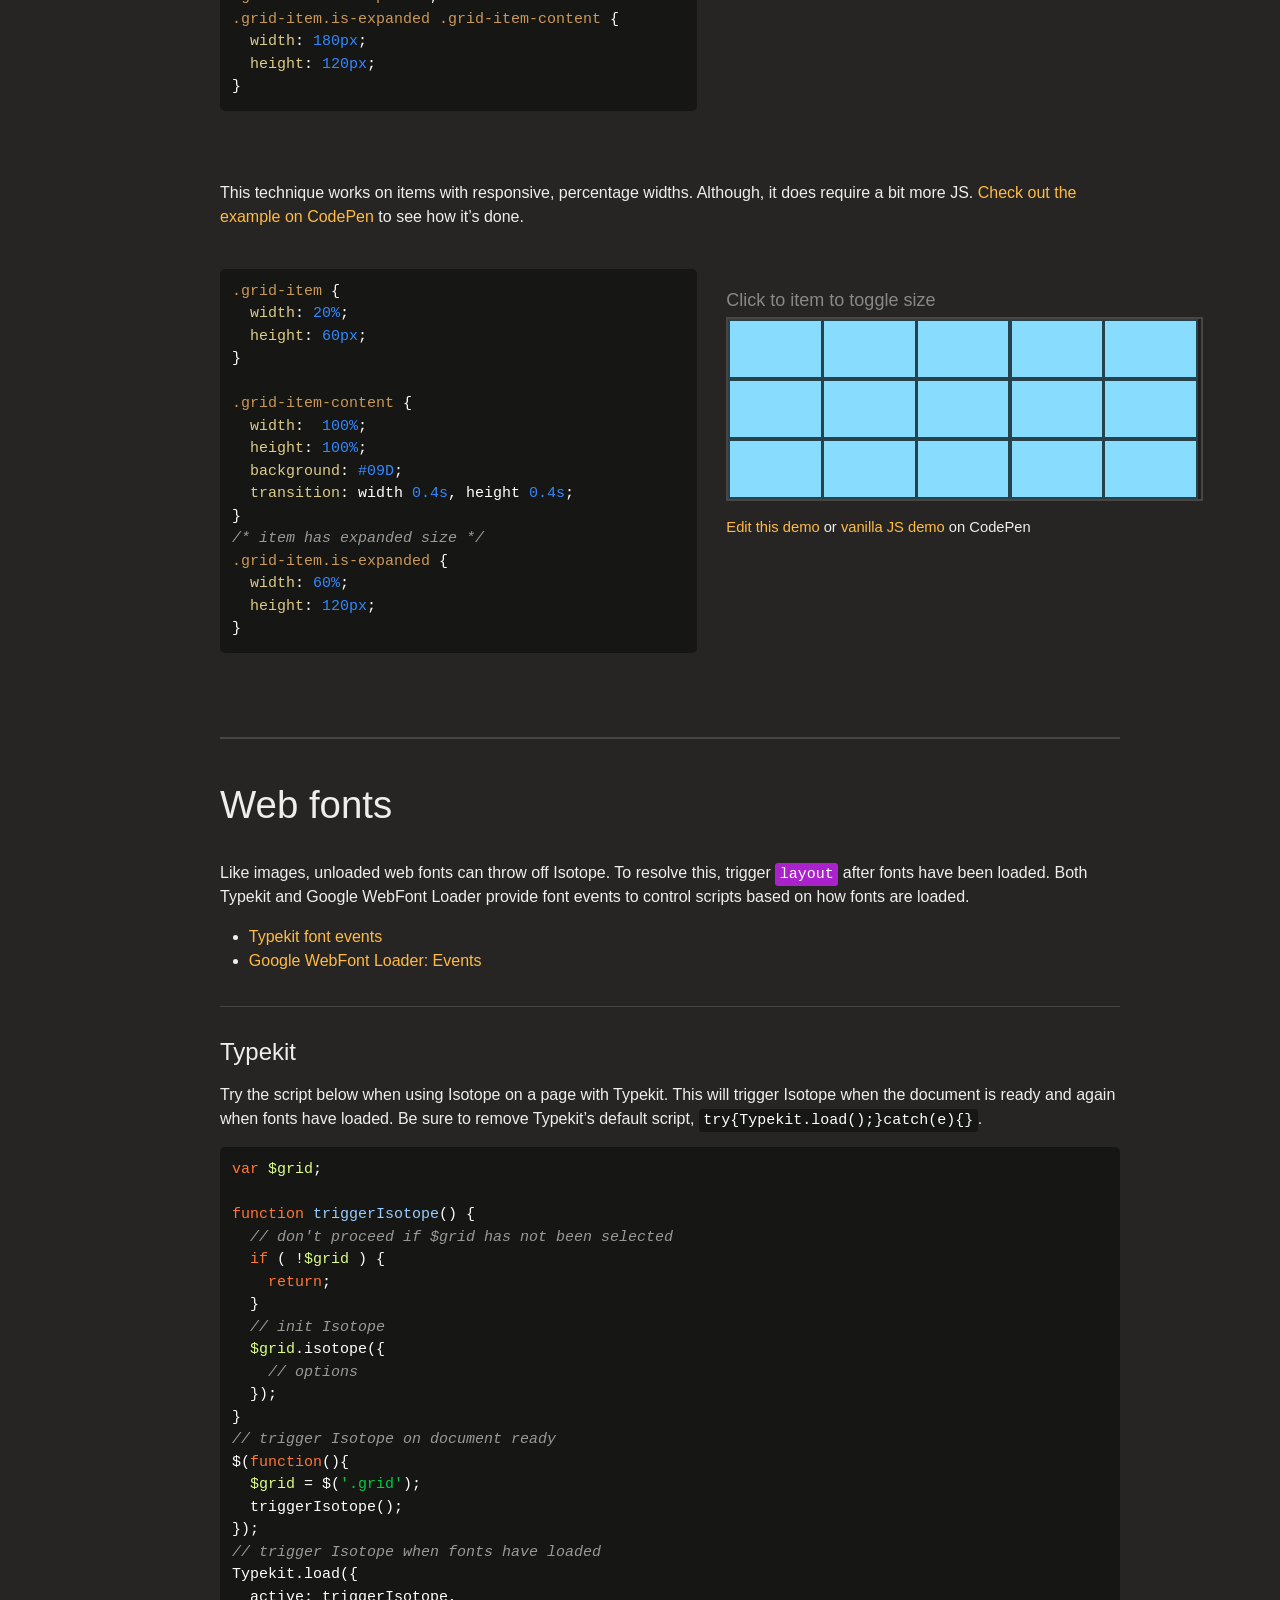
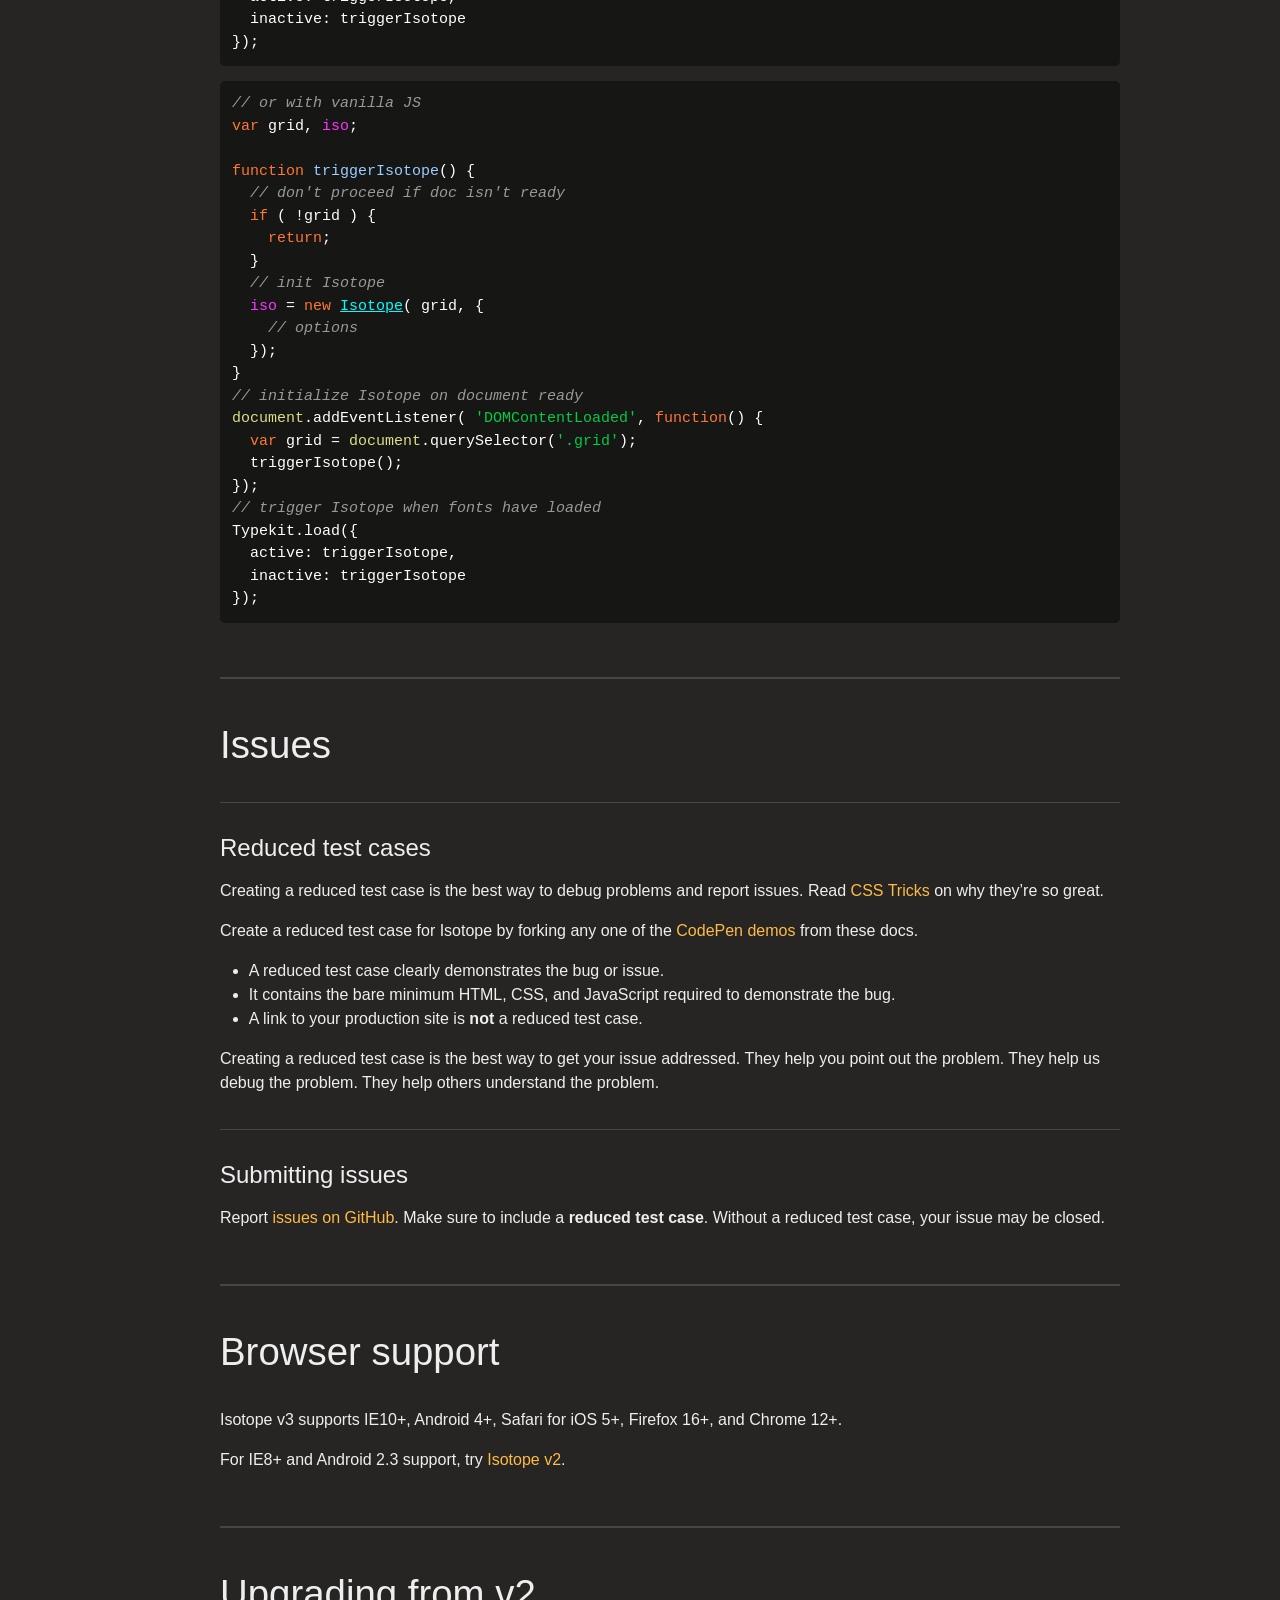
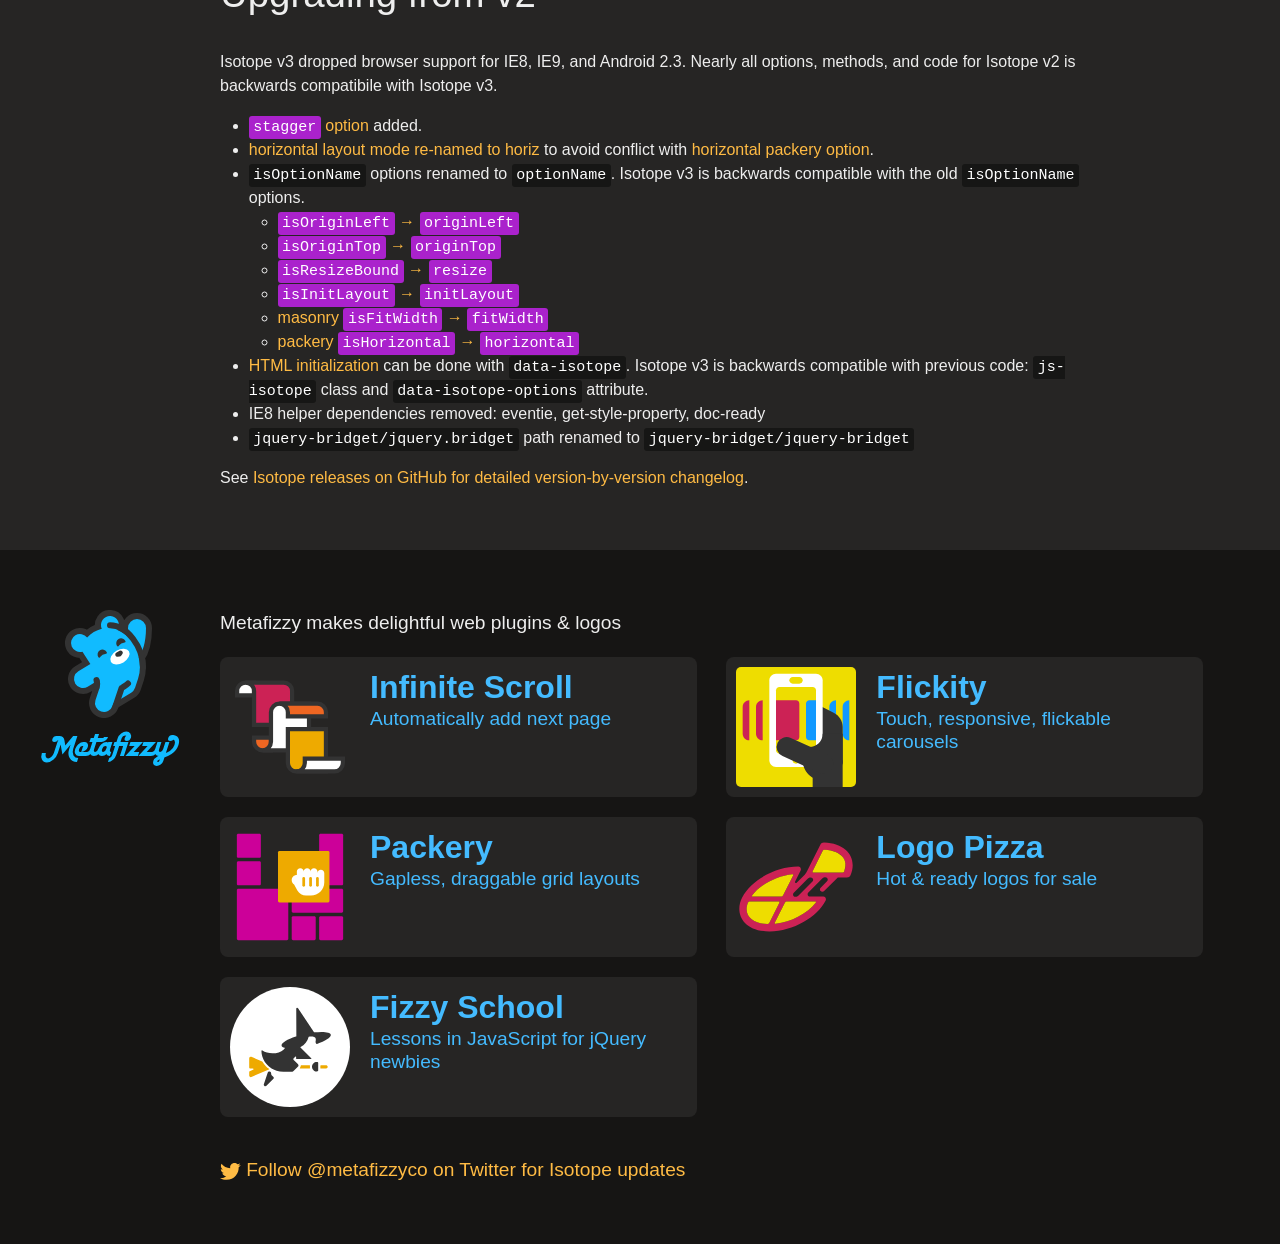
<file: vendor/isotope-docs/extras.html>
<!doctype html>
<html class="export" lang="en">
<head>
  <meta charset="utf-8">
  <meta name="viewport" content="width=device-width">
  <meta name="description" content="Filter &amp; sort magical layouts">

  <title>Isotope &#xB7; Extras</title>

    <!-- Isotope does not require any CSS files -->
    <link rel="stylesheet" href="css/isotope-docs.css?6" media="screen">

  <meta name="twitter:card" content="summary">
  <meta name="twitter:site" content="@metafizzyco">
  <meta name="twitter:url" content="https://isotope.metafizzy.co/extras.html">
  <meta name="twitter:title" content="Isotope Extras">
  <meta name="twitter:description" content="Filter &amp; sort magical layouts">

</head>
<body class="page--extras">


  <div class="nav">
    <h1 class="nav__title"><a href=".">Isotope</a></h1>
  
    <ol class="site-nav">
      <li class="site-nav__item site-nav__item--filtering">
        <a class="site-nav__item__link" href="filtering.html">Filtering</a></li>
      <li class="site-nav__item site-nav__item--sorting">
        <a class="site-nav__item__link" href="sorting.html">Sorting</a></li>
      <li class="site-nav__item site-nav__item--layout ">
        <a class="site-nav__item__link" href="layout.html">Layout</a>
      </li>
      <li class="site-nav__item site-nav__item--layout-modes sub-nav-parent">
        <a class="site-nav__item__link" href="layout-modes.html">Layout modes</a>
        <ul class="sub-nav">
            <li class="sub-nav__item sub-nav__item--masonry">
              <a class="sub-nav__item__link" href="layout-modes/masonry.html">masonry</a></li>
            <li class="sub-nav__item sub-nav__item--fitrows">
              <a class="sub-nav__item__link" href="layout-modes/fitrows.html">fitRows</a></li>
            <li class="sub-nav__item sub-nav__item--vertical">
              <a class="sub-nav__item__link" href="layout-modes/vertical.html">vertical</a></li>
            <li class="sub-nav__item sub-nav__item--packery">
              <a class="sub-nav__item__link" href="layout-modes/packery.html">packery</a></li>
            <li class="sub-nav__item sub-nav__item--cellsbyrow">
              <a class="sub-nav__item__link" href="layout-modes/cellsbyrow.html">cellsByRow</a></li>
            <li class="sub-nav__item sub-nav__item--masonryhorizontal">
              <a class="sub-nav__item__link" href="layout-modes/masonryhorizontal.html">masonryHorizontal</a></li>
            <li class="sub-nav__item sub-nav__item--fitcolumns">
              <a class="sub-nav__item__link" href="layout-modes/fitcolumns.html">fitColumns</a></li>
            <li class="sub-nav__item sub-nav__item--cellsbycolumn">
              <a class="sub-nav__item__link" href="layout-modes/cellsbycolumn.html">cellsByColumn</a></li>
            <li class="sub-nav__item sub-nav__item--horiz">
              <a class="sub-nav__item__link" href="layout-modes/horiz.html">horiz</a></li>
        </ul>
      </li>
      <li class="site-nav__item site-nav__item--options">
        <a class="site-nav__item__link" href="options.html">Options</a></li>
      <li class="site-nav__item site-nav__item--methods">
        <a class="site-nav__item__link" href="methods.html">Methods</a></li>
      <li class="site-nav__item site-nav__item--events">
        <a class="site-nav__item__link" href="events.html">Events</a></li>
      <li class="site-nav__item site-nav__item--extras">
        <a class="site-nav__item__link" href="extras.html">Extras</a></li>
      <li class="site-nav__item site-nav__item--license">
        <a class="site-nav__item__link" href="license.html">License</a></li>
      <li class="site-nav__item site-nav__item--faq">
        <a class="site-nav__item__link" href="faq.html">FAQ</a></li>
    </ol>
  
    <ul class="page-nav" data-js="page-nav">
<li class="page-nav__item page-nav__item--h2"><a href="#extra-examples">Extra examples</a></li>
<li class="page-nav__item page-nav__item--h2"><a href="#module-loaders">Module loaders</a></li>
<li class="page-nav__item page-nav__item--h3"><a href="#webpack">Webpack</a></li>
<li class="page-nav__item page-nav__item--h3"><a href="#requirejs">RequireJS</a></li>
<li class="page-nav__item page-nav__item--h3"><a href="#browserify">Browserify</a></li>
<li class="page-nav__item page-nav__item--h2"><a href="#bootstrap">Bootstrap</a></li>
<li class="page-nav__item page-nav__item--h2"><a href="#animating-item-size">Animating item size</a></li>
<li class="page-nav__item page-nav__item--h2"><a href="#web-fonts">Web fonts</a></li>
<li class="page-nav__item page-nav__item--h3"><a href="#typekit">Typekit</a></li>
<li class="page-nav__item page-nav__item--h2"><a href="#issues">Issues</a></li>
<li class="page-nav__item page-nav__item--h3"><a href="#reduced-test-cases">Reduced test cases</a></li>
<li class="page-nav__item page-nav__item--h3"><a href="#submitting-issues">Submitting issues</a></li>
<li class="page-nav__item page-nav__item--h2"><a href="#browser-support">Browser support</a></li>
<li class="page-nav__item page-nav__item--h2"><a href="#upgrading-from-v2">Upgrading from v2</a></li>
</ul>
  </div>


  <div id="content" class="main">
    <div class="container">
        <h1>Extras</h1>



<h2 id="extra-examples">Extra examples</h2>

<ul>
  <li><a href="https://codepen.io/desandro/pen/owAyG/">Combination filters with functions</a>, <a href="https://codepen.io/desandro/pen/pOjMdx">vanilla JS</a></li>
  <li><a href="https://codepen.io/desandro/pen/GBJERB">Combination filters with &lt;select&gt;s</a></li>
  <li><a href="https://codepen.io/desandro/pen/WyOZjx">Combination filters with search</a></li>
  <li><a href="https://codepen.io/desandro/pen/JGKyrY">Combination inclusive filters with checkboxes</a> and <a href="https://codepen.io/desandro/pen/GFbAs">Combination inclusive and exclusive filters with selects and checkboxes</a>. Explanation on <a href="https://github.com/metafizzy/isotope/issues/771#issuecomment-50991110">issue #771</a>.</li>
  <li><a href="https://codepen.io/desandro/pen/MebyMR">Combination filters, inclusive within a group, exclusive outside groups</a></li>
  <li><a href="https://codepen.io/desandro/pen/NgqxjW">Combination filters with checkboxes and URL hash</a>, see <a href="https://s.codepen.io/desandro/debug/NgqxjW#filter=.green%2C.orange">debug view for URL hash</a></li>
  <li><a href="https://codepen.io/desandro/pen/zrMXQv">Inclusive combination filters with toggle buttons</a></li>
  <li><a href="https://codepen.io/desandro/pen/pyxwem/">Updating filter counts on buttons</a></li>
  <li><a href="https://codepen.io/desandro/pen/Kpvyd">Reveal items on init</a></li>
  <li><a href="https://codepen.io/desandro/pen/AEslp">Only filter items, no layout</a>. For <a href="https://github.com/metafizzy/isotope/issues/675#issuecomment-40675160">issue #675</a></li>
  <li><a href="https://codepen.io/desandro/pen/mCdbD">Search and filter buttons</a></li>
  <li><a href="https://codepen.io/desandro/pen/bsHix">Reveal each image as they load</a></li>
  <li><a href="https://codepen.io/desandro/pen/vEJbNr">Filtering with toggle on/off buttons</a></li>
  <li><a href="https://codepen.io/desandro/pen/vErxXj">Filtering with URL hash</a>. View <a href="https://s.codepen.io/desandro/debug/vErxXj#filter=%3Anot(.transition)">debug version</a> to see filter in URL hash.</li>
  <li><a href="https://codepen.io/desandro/pen/zGZywM">Sorting by selected category</a>. For <a href="https://github.com/metafizzy/isotope/issues/901">issue #901</a></li>
  <li><a href="https://codepen.io/desandro/pen/dXYBRE">Sort clicked item first</a></li>
  <li><a href="https://codepen.io/desandro/pen/pbkbBO">Update filtered item count</a></li>
  <li><a href="https://codepen.io/desandro/pen/qjXKBp">Fade in from bottom with visibleStyle &amp; hiddenStyle</a></li>
  <li><a href="https://codepen.io/desandro/pen/OQwEgK">Sorting, normalize upper &amp; lowercase text</a></li>
  <li><a href="https://codepen.io/desandro/pen/WJoOrM/">Sort by a selector, change opacity of selected and unselected items</a></li>
</ul>


<h2 id="module-loaders">Module loaders</h2>


<h3 id="webpack">Webpack</h3>

<p>Install Isotope with npm.</p>

<pre><code class="bash">npm install isotope-layout
</code></pre>

<p>You can then <code>require(<span class="string">&apos;isotope-layout&apos;</span>)</code>.</p>

<pre><code class="js"><span class="comment">// main.js</span>
<span class="keyword">var</span> <span class="isotope_keyword">Isotope</span> = <span class="built_in">require</span>(<span class="string">&apos;isotope-layout&apos;</span>);

<span class="keyword">var</span> <span class="isotope_var">iso</span> = <span class="keyword">new</span> <span class="isotope_keyword">Isotope</span>( <span class="string">&apos;.grid&apos;</span>, {
  <span class="comment">// options...</span>
});
</code></pre>

<p>Run webpack.</p>


<pre><code class="bash">webpack main.js bundle.js
</code></pre>

<p>Install and require <a href="layout-modes.html#included-modes">layout modes that are not included</a>.</p>

<pre><code class="bash">npm install isotope-cells-by-row
</code></pre>

<pre><code class="js"><span class="keyword">var</span> <span class="isotope_keyword">Isotope</span> = <span class="built_in">require</span>(<span class="string">&apos;isotope-layout&apos;</span>);
<span class="comment">// add cellsByRow layout mode</span>
<span class="built_in">require</span>(<span class="string">&apos;isotope-cells-by-row&apos;</span>)

<span class="keyword">var</span> <span class="isotope_var">iso</span> = <span class="keyword">new</span> <span class="isotope_keyword">Isotope</span>( <span class="string">&apos;.grid&apos;</span>, {
  <span class="attr">layoutMode</span>: <span class="string">&apos;cellsByRow&apos;</span>
});
</code></pre>

<p id="browserify-jquery">To use Isotope as a jQuery plugin with Browserify, you need to use <a href="https://www.npmjs.com/package/jquery-bridget">jQuery Bridget</a></p>

<pre><code class="bash">npm install jquery
npm install jquery-bridget
</code></pre>

<pre><code class="js"><span class="keyword">var</span> $ = <span class="built_in">require</span>(<span class="string">&apos;jquery&apos;</span>);
<span class="keyword">var</span> jQueryBridget = <span class="built_in">require</span>(<span class="string">&apos;jquery-bridget&apos;</span>);
<span class="keyword">var</span> <span class="isotope_keyword">Isotope</span> = <span class="built_in">require</span>(<span class="string">&apos;isotope-layout&apos;</span>);
<span class="comment">// make Isotope a jQuery plugin</span>
jQueryBridget( <span class="string">&apos;isotope&apos;</span>, <span class="isotope_keyword">Isotope</span>, $ );
<span class="comment">// now you can use $().isotope()</span>
$(<span class="string">&apos;.grid&apos;</span>).isotope({
  <span class="comment">// options...</span>
});
</code></pre>



<h3 id="requirejs">RequireJS</h3>

<p>Isotope supports <a href="http://requirejs.org">RequireJS</a>.</p>

<p>You can require <a href="isotope.pkgd.js">isotope.pkgd.js</a>.</p>

<pre><code class="js">requirejs( [
  <span class="string">&apos;path/to/isotope.pkgd.js&apos;</span>,
], <span class="function"><span class="keyword">function</span>(<span class="params"> Isotope </span>) </span>{
  <span class="keyword">var</span> <span class="isotope_var">iso</span> = <span class="keyword">new</span> <span class="isotope_keyword">Isotope</span>( <span class="string">&apos;.grid&apos;</span>, {...});
});
</code></pre>

<p id="requirejs-layout-modes">Any <a href="layout-modes.html#included-modes">layout mode that&#x2019;s not included</a>, will need to be required separately</p>

<pre><code class="js">requirejs( [
  <span class="string">&apos;path/to/isotope.pkgd.js&apos;</span>,
  <span class="string">&apos;path/to/masonry-horizontal.js&apos;</span>
], <span class="function"><span class="keyword">function</span>(<span class="params"> Isotope </span>) </span>{
  <span class="keyword">var</span> <span class="isotope_var">iso</span> = <span class="keyword">new</span> <span class="isotope_keyword">Isotope</span>( <span class="string">&apos;.grid&apos;</span>, {
    <span class="attr">layoutMode</span>: <span class="string">&apos;masonryHorizontal&apos;</span>
  });
});
</code></pre>

<p id="requirejs-pkgd-jquery">To use Isotope as a jQuery plugin with RequireJS and isotope.pkgd.js, you need to run jQuery bridget.</p>


<pre><code class="js"><span class="comment">// require the require function</span>
requirejs( [ <span class="string">&apos;require&apos;</span>, <span class="string">&apos;jquery&apos;</span>, <span class="string">&apos;path/to/isotope.pkgd.js&apos;</span> ],
  <span class="function"><span class="keyword">function</span>(<span class="params"> require, $, Isotope </span>) </span>{
    <span class="comment">// require jquery-bridget, it&apos;s included in isotope.pkgd.js</span>
    <span class="built_in">require</span>( [ <span class="string">&apos;jquery-bridget/jquery-bridget&apos;</span> ],
    <span class="function"><span class="keyword">function</span>(<span class="params"> jQueryBridget </span>) </span>{
      <span class="comment">// make Isotope a jQuery plugin</span>
      jQueryBridget( <span class="string">&apos;isotope&apos;</span>, <span class="isotope_keyword">Isotope</span>, $ );
      <span class="comment">// now you can use $().isotope()</span>
      $(<span class="string">&apos;.grid&apos;</span>).isotope({...});
    }
  );
});
</code></pre>



<h3 id="browserify">Browserify</h3>

<p>Isotope works with <a href="http://browserify.org">Browserify</a>. <a href="https://www.npmjs.com/package/isotope-layout">Install Isotope with npm</a>.</p>

<pre><code>npm install isotope-layout
</code></pre>

<pre><code class="js"><span class="keyword">var</span> <span class="isotope_keyword">Isotope</span> = <span class="built_in">require</span>(<span class="string">&apos;isotope-layout&apos;</span>);

<span class="keyword">var</span> <span class="isotope_var">iso</span> = <span class="keyword">new</span> <span class="isotope_keyword">Isotope</span>( <span class="string">&apos;.grid&apos;</span>, {
  <span class="comment">// options...</span>
});
</code></pre>

<p>Layout modes and jQuery plugin functionality need to be installed separately, similar to <a href="#webpack">using Webpack</a>.</p>


<h2 id="bootstrap">Bootstrap</h2>

<p>You can use Isotope layouts with <a href="http://getbootstrap.com/css/#grid">Bootstrap grid system</a>. This example will display a fluid grid of 3 columns, using <code>col-xs-4</code> as <a href="layout-modes/masonry.html#columnwidth"><code>columnWidth</code></a>.</p>

<div class="example">
  <div class="example__code">
<pre><code class="html"><span class="tag">&lt;<span class="name">div</span> <span class="attr">class</span>=<span class="string">&quot;container-fluid&quot;</span>&gt;</span>
  <span class="comment">&lt;!-- add extra container element for Masonry --&gt;</span>
  <span class="tag">&lt;<span class="name">div</span> <span class="attr">class</span>=<span class="string">&quot;grid&quot;</span>&gt;</span>
    <span class="comment">&lt;!-- add sizing element for columnWidth --&gt;</span>
    <span class="tag">&lt;<span class="name">div</span> <span class="attr">class</span>=<span class="string">&quot;grid-sizer col-xs-4&quot;</span>&gt;</span><span class="tag">&lt;/<span class="name">div</span>&gt;</span>
    <span class="comment">&lt;!-- items use Bootstrap .col- classes --&gt;</span>
    <span class="tag">&lt;<span class="name">div</span> <span class="attr">class</span>=<span class="string">&quot;grid-item col-xs-8&quot;</span>&gt;</span>
      <span class="comment">&lt;!-- wrap item content in its own element --&gt;</span>
      <span class="tag">&lt;<span class="name">div</span> <span class="attr">class</span>=<span class="string">&quot;grid-item-content&quot;</span>&gt;</span>...<span class="tag">&lt;/<span class="name">div</span>&gt;</span>
    <span class="tag">&lt;/<span class="name">div</span>&gt;</span>
    <span class="tag">&lt;<span class="name">div</span> <span class="attr">class</span>=<span class="string">&quot;grid-item col-xs-4&quot;</span>&gt;</span>
      <span class="tag">&lt;<span class="name">div</span> <span class="attr">class</span>=<span class="string">&quot;grid-item-content&quot;</span>&gt;</span>...<span class="tag">&lt;/<span class="name">div</span>&gt;</span>
    <span class="tag">&lt;/<span class="name">div</span>&gt;</span>
    ...
  <span class="tag">&lt;/<span class="name">div</span>&gt;</span>
<span class="tag">&lt;/<span class="name">div</span>&gt;</span>
</code></pre>

<pre><code class="js">$(<span class="string">&apos;.grid&apos;</span>).isotope({
  <span class="attr">itemSelector</span>: <span class="string">&apos;.grid-item&apos;</span>, <span class="comment">// use a separate class for itemSelector, other than .col-</span>
  percentPosition: <span class="literal">true</span>,
  <span class="attr">masonry</span>: {
    <span class="attr">columnWidth</span>: <span class="string">&apos;.grid-sizer&apos;</span>
  }
});
</code></pre>
  </div>
  <div class="example__demo">
  
    <div class="bootstrap-3__container-fluid">
      <div class="grid js-masonry" data-masonry-options="{ &quot;itemSelector&quot;: &quot;.bootstrap-3__grid-item&quot;, &quot;columnWidth&quot;: &quot;.grid-sizer&quot;, &quot;percentPosition&quot;: true }">
        <div class="grid-sizer bootstrap-3__col-xs-4"></div>
        <div class="bootstrap-3__grid-item bootstrap-3__col-xs-8">
          <div class="bootstrap-3__grid-item-content"></div>
        </div>
        <div class="bootstrap-3__grid-item bootstrap-3__col-xs-4">
          <div class="bootstrap-3__grid-item-content"></div>
        </div>
        <div class="bootstrap-3__grid-item bootstrap-3__col-xs-4">
          <div class="bootstrap-3__grid-item-content bootstrap-3__grid-item-content--height2"></div>
        </div>
        <div class="bootstrap-3__grid-item bootstrap-3__col-xs-8">
          <div class="bootstrap-3__grid-item-content"></div>
        </div>
        <div class="bootstrap-3__grid-item bootstrap-3__col-xs-4">
          <div class="bootstrap-3__grid-item-content bootstrap-3__grid-item-content--height2"></div>
        </div>
        <div class="bootstrap-3__grid-item bootstrap-3__col-xs-4">
          <div class="bootstrap-3__grid-item-content"></div>
        </div>
        <div class="bootstrap-3__grid-item bootstrap-3__col-xs-4">
          <div class="bootstrap-3__grid-item-content"></div>
        </div>
      </div>
  
    </div>
  
    <p class="edit-demo">
        <a href="https://codepen.io/desandro/pen/yeezdp">Edit this demo on CodePen</a>
    </p>
  </div>
</div>

<p>Use multiple <code>.col-</code> classes on item elements to use Bootstrap&#x2019;s grid media queries to responsively change column sizes. This example will use 2, then 3, then 4 columns at different screen sizes.</p>

<div class="example">
  <div class="example__code">
<pre><code class="html"><span class="tag">&lt;<span class="name">div</span> <span class="attr">class</span>=<span class="string">&quot;container-fluid&quot;</span>&gt;</span>
  <span class="tag">&lt;<span class="name">div</span> <span class="attr">class</span>=<span class="string">&quot;grid&quot;</span>&gt;</span>
    <span class="comment">&lt;!-- 2 col grid @ xs, 3 col grid @ sm, 4 col grid @ md --&gt;</span>
    <span class="tag">&lt;<span class="name">div</span> <span class="attr">class</span>=<span class="string">&quot;grid-sizer col-xs-6 col-sm-4 col-md-3&quot;</span>&gt;</span><span class="tag">&lt;/<span class="name">div</span>&gt;</span>
    <span class="comment">&lt;!-- 1 col @ xs, 2 col @ sm, 2 col @ md --&gt;</span>
    <span class="tag">&lt;<span class="name">div</span> <span class="attr">class</span>=<span class="string">&quot;grid-item col-xs-6 col-sm-8 col-md-6&quot;</span>&gt;</span>
      <span class="tag">&lt;<span class="name">div</span> <span class="attr">class</span>=<span class="string">&quot;grid-item-content&quot;</span>&gt;</span>...<span class="tag">&lt;/<span class="name">div</span>&gt;</span>
    <span class="tag">&lt;/<span class="name">div</span>&gt;</span>
    <span class="comment">&lt;!-- 1 col @ xs, 1 col @ sm, 1 col @ md --&gt;</span>
    <span class="tag">&lt;<span class="name">div</span> <span class="attr">class</span>=<span class="string">&quot;grid-item col-xs-6 col-sm-4 col-md-3&quot;</span>&gt;</span>
      <span class="tag">&lt;<span class="name">div</span> <span class="attr">class</span>=<span class="string">&quot;grid-item-content&quot;</span>&gt;</span>...<span class="tag">&lt;/<span class="name">div</span>&gt;</span>
    <span class="tag">&lt;/<span class="name">div</span>&gt;</span>
    ...
  <span class="tag">&lt;/<span class="name">div</span>&gt;</span>
<span class="tag">&lt;/<span class="name">div</span>&gt;</span>
</code></pre>
  </div>
  <div class="example__demo">
  
    <div class="bootstrap-3__container-fluid">
      <div class="grid js-masonry" data-masonry-options="{ &quot;itemSelector&quot;: &quot;.bootstrap-3__grid-item&quot;, &quot;columnWidth&quot;: &quot;.grid-sizer&quot;, &quot;percentPosition&quot;: true }">
        <div class="grid-sizer bootstrap-3__col-xs-6 bootstrap-3__col-sm-4 bootstrap-3__col-md-3"></div>
        <div class="bootstrap-3__grid-item bootstrap-3__col-xs-6 bootstrap-3__col-sm-8 bootstrap-3__col-md-6">
          <div class="bootstrap-3__grid-item-content"></div>
        </div>
        <div class="bootstrap-3__grid-item bootstrap-3__col-xs-6 bootstrap-3__col-sm-4 bootstrap-3__col-md-3">
          <div class="bootstrap-3__grid-item-content"></div>
        </div>
        <div class="bootstrap-3__grid-item bootstrap-3__col-xs-6 bootstrap-3__col-sm-4 bootstrap-3__col-md-3">
          <div class="bootstrap-3__grid-item-content bootstrap-3__grid-item-content--height2"></div>
        </div>
        <div class="bootstrap-3__grid-item bootstrap-3__col-xs-6 bootstrap-3__col-sm-8 bootstrap-3__col-md-6">
          <div class="bootstrap-3__grid-item-content"></div>
        </div>
        <div class="bootstrap-3__grid-item bootstrap-3__col-xs-6 bootstrap-3__col-sm-4 bootstrap-3__col-md-3">
          <div class="bootstrap-3__grid-item-content bootstrap-3__grid-item-content--height2"></div>
        </div>
        <div class="bootstrap-3__grid-item bootstrap-3__col-xs-6 bootstrap-3__col-sm-4 bootstrap-3__col-md-3">
          <div class="bootstrap-3__grid-item-content"></div>
        </div>
        <div class="bootstrap-3__grid-item bootstrap-3__col-xs-6 bootstrap-3__col-sm-4 bootstrap-3__col-md-3">
          <div class="bootstrap-3__grid-item-content"></div>
        </div>
      </div>
  
    </div>
  
    <p class="edit-demo">
        <a href="https://codepen.io/desandro/pen/addLrQ">Edit this demo on CodePen</a>
    </p>
  </div>
</div>


<h2 id="animating-item-size">Animating item size</h2>

<p>You cannot transition or animate the size of an item element <em>and</em> properly lay out. But there is a trick &#x2014; you can animate a child element of the item element.</p>

<div class="duo example">
  <div class="duo__cell example__code">
<pre><code class="html"><span class="tag">&lt;<span class="name">div</span> <span class="attr">class</span>=<span class="string">&quot;grid&quot;</span>&gt;</span>
  <span class="comment">&lt;!-- items have grid-item-content child elements --&gt;</span>
  <span class="tag">&lt;<span class="name">div</span> <span class="attr">class</span>=<span class="string">&quot;grid-item&quot;</span>&gt;</span>
    <span class="tag">&lt;<span class="name">div</span> <span class="attr">class</span>=<span class="string">&quot;grid-item-content&quot;</span>&gt;</span><span class="tag">&lt;/<span class="name">div</span>&gt;</span>
  <span class="tag">&lt;/<span class="name">div</span>&gt;</span>
  ...
</code></pre>

<pre><code class="css"><span class="comment">/* item is invisible, but used for layout
item-content is visible, and transitions size */</span>
<span class="selector-class">.grid-item</span>,
<span class="selector-class">.grid-item-content</span> {
  <span class="attribute">width</span>: <span class="number">60px</span>;
  <span class="attribute">height</span>: <span class="number">60px</span>;
}
<span class="selector-class">.grid-item-content</span> {
  <span class="attribute">background</span>: <span class="number">#09D</span>;
  <span class="attribute">transition</span>: width <span class="number">0.4s</span>, height <span class="number">0.4s</span>;
}

<span class="comment">/* both item and item content change size */</span>
<span class="selector-class">.grid-item</span><span class="selector-class">.is-expanded</span>,
<span class="selector-class">.grid-item</span><span class="selector-class">.is-expanded</span> <span class="selector-class">.grid-item-content</span> {
  <span class="attribute">width</span>: <span class="number">180px</span>;
  <span class="attribute">height</span>: <span class="number">120px</span>;
}
</code></pre>
  </div>
  <div class="duo__cell example__demo" data-js="animate-item-size">
    <p class="instruction">Click to item to toggle size</p>
    <div class="grid">
      <div class="animate-item-size-item">
        <div class="animate-item-size-item__content"></div>
      </div>
      <div class="animate-item-size-item">
        <div class="animate-item-size-item__content"></div>
      </div>
      <div class="animate-item-size-item">
        <div class="animate-item-size-item__content"></div>
      </div>
      <div class="animate-item-size-item">
        <div class="animate-item-size-item__content"></div>
      </div>
      <div class="animate-item-size-item">
        <div class="animate-item-size-item__content"></div>
      </div>
      <div class="animate-item-size-item">
        <div class="animate-item-size-item__content"></div>
      </div>
      <div class="animate-item-size-item">
        <div class="animate-item-size-item__content"></div>
      </div>
      <div class="animate-item-size-item">
        <div class="animate-item-size-item__content"></div>
      </div>
      <div class="animate-item-size-item">
        <div class="animate-item-size-item__content"></div>
      </div>
      <div class="animate-item-size-item">
        <div class="animate-item-size-item__content"></div>
      </div>
      <div class="animate-item-size-item">
        <div class="animate-item-size-item__content"></div>
      </div>
      <div class="animate-item-size-item">
        <div class="animate-item-size-item__content"></div>
      </div>
      <div class="animate-item-size-item">
        <div class="animate-item-size-item__content"></div>
      </div>
      <div class="animate-item-size-item">
        <div class="animate-item-size-item__content"></div>
      </div>
      <div class="animate-item-size-item">
        <div class="animate-item-size-item__content"></div>
      </div>
    </div>
    <p class="edit-demo">
        <a href="https://codepen.io/desandro/pen/jnhAi">Edit this demo</a>
        or <a href="https://codepen.io/desandro/pen/fztmB">vanilla JS demo</a> on CodePen
    </p>
  </div>
</div>

<p>This technique works on items with responsive, percentage widths. Although, it does require a bit more JS. <a href="https://codepen.io/desandro/pen/jGJKL">Check out the example on CodePen</a> to see how it&#x2019;s done.</p>

<div class="duo example">
  <div class="duo__cell example__code">
<pre><code class="css"><span class="selector-class">.grid-item</span> {
  <span class="attribute">width</span>: <span class="number">20%</span>;
  <span class="attribute">height</span>: <span class="number">60px</span>;
}

<span class="selector-class">.grid-item-content</span> {
  <span class="attribute">width</span>:  <span class="number">100%</span>;
  <span class="attribute">height</span>: <span class="number">100%</span>;
  <span class="attribute">background</span>: <span class="number">#09D</span>;
  <span class="attribute">transition</span>: width <span class="number">0.4s</span>, height <span class="number">0.4s</span>;
}
<span class="comment">/* item has expanded size */</span>
<span class="selector-class">.grid-item</span><span class="selector-class">.is-expanded</span> {
  <span class="attribute">width</span>: <span class="number">60%</span>;
  <span class="attribute">height</span>: <span class="number">120px</span>;
}
</code></pre>
  </div>
  <div class="duo__cell example__demo" data-js="animate-item-size-responsive">
    <p class="instruction">Click to item to toggle size</p>
    <div class="grid grid--animate-item-size-responsive">
      <div class="grid-sizer"></div>
      <div class="animate-item-size-item">
        <div class="animate-item-size-item__content"></div>
      </div>
      <div class="animate-item-size-item">
        <div class="animate-item-size-item__content"></div>
      </div>
      <div class="animate-item-size-item">
        <div class="animate-item-size-item__content"></div>
      </div>
      <div class="animate-item-size-item">
        <div class="animate-item-size-item__content"></div>
      </div>
      <div class="animate-item-size-item">
        <div class="animate-item-size-item__content"></div>
      </div>
      <div class="animate-item-size-item">
        <div class="animate-item-size-item__content"></div>
      </div>
      <div class="animate-item-size-item">
        <div class="animate-item-size-item__content"></div>
      </div>
      <div class="animate-item-size-item">
        <div class="animate-item-size-item__content"></div>
      </div>
      <div class="animate-item-size-item">
        <div class="animate-item-size-item__content"></div>
      </div>
      <div class="animate-item-size-item">
        <div class="animate-item-size-item__content"></div>
      </div>
      <div class="animate-item-size-item">
        <div class="animate-item-size-item__content"></div>
      </div>
      <div class="animate-item-size-item">
        <div class="animate-item-size-item__content"></div>
      </div>
      <div class="animate-item-size-item">
        <div class="animate-item-size-item__content"></div>
      </div>
      <div class="animate-item-size-item">
        <div class="animate-item-size-item__content"></div>
      </div>
      <div class="animate-item-size-item">
        <div class="animate-item-size-item__content"></div>
      </div>
    </div>
    <p class="edit-demo">
        <a href="https://codepen.io/desandro/pen/utGrv">Edit this demo</a>
        or <a href="https://codepen.io/desandro/pen/jeLKl">vanilla JS demo</a> on CodePen
    </p>
  </div>

</div>


<h2 id="web-fonts">Web fonts</h2>

<p>Like images, unloaded web fonts can throw off Isotope. To resolve this, trigger <a href="methods.html#layout"><code>layout</code></a> after fonts have been loaded. Both Typekit and Google WebFont Loader provide font events to control scripts based on how fonts are loaded.</p>

<ul>
  <li><a href="http://blog.typekit.com/2010/10/18/more-control-with-typekits-font-events/">Typekit font events</a></li>
  <li><a href="https://developers.google.com/webfonts/docs/webfont_loader#Events">Google WebFont Loader: Events</a></li>
</ul>


<h3 id="typekit">Typekit</h3>

<p>Try the script below when using Isotope on a page with Typekit. This will trigger Isotope when the document is ready and again when fonts have loaded. Be sure to remove Typekit&#x2019;s default script, <code>try{Typekit.load();}catch(e){}</code>.</p>

<pre><code class="js"><span class="keyword">var</span> <span class="jquery_var">$grid</span>;

<span class="function"><span class="keyword">function</span> <span class="title">triggerIsotope</span>(<span class="params"></span>) </span>{
  <span class="comment">// don&apos;t proceed if $grid has not been selected</span>
  <span class="keyword">if</span> ( !<span class="jquery_var">$grid</span> ) {
    <span class="keyword">return</span>;
  }
  <span class="comment">// init Isotope</span>
  <span class="jquery_var">$grid</span>.isotope({
    <span class="comment">// options</span>
  });
}
<span class="comment">// trigger Isotope on document ready</span>
$(<span class="function"><span class="keyword">function</span>(<span class="params"></span>)</span>{
  <span class="jquery_var">$grid</span> = $(<span class="string">&apos;.grid&apos;</span>);
  triggerIsotope();
});
<span class="comment">// trigger Isotope when fonts have loaded</span>
Typekit.load({
  <span class="attr">active</span>: triggerIsotope,
  <span class="attr">inactive</span>: triggerIsotope
});
</code></pre>

<pre><code class="js"><span class="comment">// or with vanilla JS</span>
<span class="keyword">var</span> grid, <span class="isotope_var">iso</span>;

<span class="function"><span class="keyword">function</span> <span class="title">triggerIsotope</span>(<span class="params"></span>) </span>{
  <span class="comment">// don&apos;t proceed if doc isn&apos;t ready</span>
  <span class="keyword">if</span> ( !grid ) {
    <span class="keyword">return</span>;
  }
  <span class="comment">// init Isotope</span>
  <span class="isotope_var">iso</span> = <span class="keyword">new</span> <span class="isotope_keyword">Isotope</span>( grid, {
    <span class="comment">// options</span>
  });
}
<span class="comment">// initialize Isotope on document ready</span>
<span class="built_in">document</span>.addEventListener( <span class="string">&apos;DOMContentLoaded&apos;</span>, <span class="function"><span class="keyword">function</span>(<span class="params"></span>) </span>{
  <span class="keyword">var</span> grid = <span class="built_in">document</span>.querySelector(<span class="string">&apos;.grid&apos;</span>);
  triggerIsotope();
});
<span class="comment">// trigger Isotope when fonts have loaded</span>
Typekit.load({
  <span class="attr">active</span>: triggerIsotope,
  <span class="attr">inactive</span>: triggerIsotope
});
</code></pre>


<h2 id="issues">Issues</h2>

<h3 id="reduced-test-cases">Reduced test cases</h3>

<p>Creating a reduced test case is the best way to debug problems and report issues. Read <a href="https://css-tricks.com/reduced-test-cases/">CSS Tricks</a> on why they&#x2019;re so great.</p>

<p>Create a reduced test case for Isotope by forking any one of the <a href="https://codepen.io/desandro/tag/isotope-docs">CodePen demos</a> from these docs.</p>

<ul>
  <li>A reduced test case clearly demonstrates the bug or issue.</li>
  <li>It contains the bare minimum HTML, CSS, and JavaScript required to demonstrate the bug.</li>
  <li>A link to your production site is <b>not</b> a reduced test case.</li>
</ul>

<p>Creating a reduced test case is the best way to get your issue addressed. They help you point out the problem. They help us debug the problem. They help others understand the problem.</p>


<h3 id="submitting-issues">Submitting issues</h3>

<p>Report <a href="https://github.com/metafizzy/isotope/issues/">issues on GitHub</a>. Make sure to include a <strong>reduced test case</strong>. Without a reduced test case, your issue may be closed.</p>


<h2 id="browser-support">Browser support</h2>

<p>Isotope v3 supports IE10+, Android 4+, Safari for iOS 5+, Firefox 16+, and Chrome 12+.</p>

<p>For IE8+ and Android 2.3 support, try <a href="https://isotope.metafizzy.co/v2">Isotope v2</a>.</p>


<h2 id="upgrading-from-v2">Upgrading from v2</h2>

<p>Isotope v3 dropped browser support for IE8, IE9, and Android 2.3. Nearly all options, methods, and code for Isotope v2 is backwards compatibile with Isotope v3.</p>

<ul>
  <li><a href="options.html#stagger"><code>stagger</code> option</a> added.</li>
  <li><a href="layout-modes/horiz.html">horizontal layout mode re-named to horiz</a> to avoid conflict with <a href="layout-modes/packery.html#horizontal">horizontal packery option</a>.</li>
  <li><code>isOptionName</code> options renamed to <code>optionName</code>. Isotope v3 is backwards compatible with the old <code>isOptionName</code> options.
    <ul>
      <li><a href="options.html#originleft"><code>isOriginLeft</code> &#x2192; <code>originLeft</code></a></li>
      <li><a href="options.html#origintop"><code>isOriginTop</code> &#x2192; <code>originTop</code></a></li>
      <li><a href="options.html#resize"><code>isResizeBound</code> &#x2192; <code>resize</code></a></li>
      <li><a href="options.html#initlayout"><code>isInitLayout</code> &#x2192; <code>initLayout</code></a></li>
      <li><a href="layout-modes/masonry.html#fitwidth">masonry <code>isFitWidth</code> &#x2192; <code>fitWidth</code></a></li>
      <li><a href="layout-modes/packery.html#horizontal">packery <code>isHorizontal</code> &#x2192; <code>horizontal</code></a></li>
    </ul>
  </li>
  <li><a href=".#initialize-in-html">HTML initialization</a> can be done with <code>data-isotope</code>.  Isotope v3 is backwards compatible with previous code: <code>js-isotope</code> class and <code>data-isotope-options</code> attribute.</li>
  <li>IE8 helper dependencies removed: eventie, get-style-property, doc-ready</li>
  <li><code>jquery-bridget/jquery.bridget</code> path renamed to <code>jquery-bridget/jquery-bridget</code></li>
</ul>

<p>See <a href="https://github.com/metafizzy/isotope/releases">Isotope releases on GitHub for detailed version-by-version changelog</a>.</p>


    </div>
  </div>

  <footer class="site-footer">
  
    <div class="container">
  
      <p class="site-footer__copy">Metafizzy makes delightful web plugins &amp; logos</p>
  
      <div class="showcase">
      
        <ul class="showcase-item-list">
      
            <li class="showcase-item">
              <a class="showcase-item__link" href="https://infinite-scroll.com">
                <div class="showcase-item__image">
                    <svg class="infinite-scroll-illo" xmlns="http://www.w3.org/2000/svg" viewbox="0 0 520 520" width="200" height="200">
                      <path class="infinite-scroll-illo__page infinite-scroll-illo__page--back" d="M90,110H10V90c0-22,18-40,40-40h40V110z"/>
                      <path class="infinite-scroll-illo__page infinite-scroll-illo__page--front1" d="M270,90L270,90c0-22-18-40-40-40h0H50h0c22,0,40,18,40,40v0v0v160h180V90z"/>
                      <path class="infinite-scroll-illo__page infinite-scroll-illo__page--front2" d="M170,330v-20H90v20v0c0,22,18,40,40,40h0h40V330z"/>
                      <path class="infinite-scroll-illo__page infinite-scroll-illo__page--back" d="M350,150H210c-22,0-40,18-40,40v140v0c0,22-18,40-40,40h0h220V150z"/>
                      <path class="infinite-scroll-illo__page infinite-scroll-illo__page--front3" d="M430,470V270H250v160c0,22,18,40,40,40H430z"/>
                      <path class="infinite-scroll-illo__page infinite-scroll-illo__page--front2" d="M250,190v20h180v-20c0-22-18-40-40-40H210h0C232,150,250,168,250,190L250,190z"/>
                      <path class="infinite-scroll-illo__page infinite-scroll-illo__page--back" d="M330,410v20v0c0,22-18,40-40,40h0h180c22,0,40-18,40-40v-20H330z"/>
                    </svg>
                </div>
                <div class="showcase-item__text">
                  <h3 class="showcase-item__title">Infinite Scroll</h3>
                  <p class="showcase-item__description">Automatically add next page</p>
                </div>
              </a>
            </li>
      
            <li class="showcase-item">
              <a class="showcase-item__link" href="https://flickity.metafizzy.co">
                <div class="showcase-item__image">
                    <svg class="flickity-illo" xmlns="http://www.w3.org/2000/svg" viewbox="0 0 360 360" width="100" height="100">
                      <path class="flickity-illo__color1" fill="#19F" d="M300 220L300 220c-11 0-20-9-20-20v-80c0-11 9-20 20-20h0V220z"/>
                      <path class="flickity-illo__color1" fill="#19F" d="M340 220L340 220c-11 0-20-9-20-20v-80c0-11 9-20 20-20h0V220z"/>
                      <path class="flickity-illo__color2" fill="#333" d="M320 290V180c0-18-10-35-27-43L240 110v180H320z"/>
                      <path class="flickity-illo__color3" fill="white" d="M240 300H120c-11 0-20-9-20-20V40c0-11 9-20 20-20h120c11 0 20 9 20 20v240C260 291 251 300 240 300z"/>
                      <path class="flickity-illo__color4" fill="#ED0" d="M230 260H130c-6 0-10-5-10-10V70c0-6 5-10 10-10h100c6 0 10 5 10 10v180 C240 256 236 260 230 260z"/>
                      <path class="flickity-illo__color2" fill="#333" d="M260 200h60v81c0 32-26 59-59 59h0c-34 0-61-27-61-61V240h20 C242 240 260 222 260 200L260 200z"/>
                      <path class="flickity-illo__color5" fill="#C25" d="M180 220h-60V100h60c6 0 10 5 10 10v100C190 216 186 220 180 220z"/>
                      <path class="flickity-illo__color1" fill="#19F" d="M240 220h-20c-6 0-10-5-10-10V110c0-6 5-10 10-10h20V220z"/>
                      <rect class="flickity-illo__color2" fill="#333" x="230" y="280" width="90" height="80"/>
                      <circle class="flickity-illo__color4" fill="#ED0" cx="180" cy="280" r="10"/>
                      <line class="flickity-illo__thumb" stroke="#333" stroke-width="60" stroke-linecap="round" x1="262" y1="290" x2="152" y2="240"/>
                      <path class="flickity-illo__color4" fill="#ED0" d="M190 50h-20c-6 0-10-5-10-10v0c0-6 5-10 10-10h20c6 0 10 5 10 10v0C200 46 196 50 190 50z"/>
                      <path class="flickity-illo__color5" fill="#C25" d="M80 220L80 220c-11 0-20-9-20-20v-80c0-11 9-20 20-20h0V220z"/>
                      <path class="flickity-illo__color5" fill="#C25" d="M40 220L40 220c-11 0-20-9-20-20v-80c0-11 9-20 20-20h0V220z"/>
                    </svg>
                </div>
                <div class="showcase-item__text">
                  <h3 class="showcase-item__title">Flickity</h3>
                  <p class="showcase-item__description">Touch, responsive, flickable carousels</p>
                </div>
              </a>
            </li>
      
            <li class="showcase-item">
              <a class="showcase-item__link" href="https://packery.metafizzy.co">
                <div class="showcase-item__image">
                    <svg class="packery-illo" xmlns="http://www.w3.org/2000/svg" viewbox="0 0 700 700" width="100" height="100">
                      <path class="packery-illo__item" fill="#C09" d="M172 180H48c-4 0-8-4-8-8V48c0-4 4-8 8-8h124c4 0 8 4 8 8v124C180 176 176 180 172 180z"/>
                      <path class="packery-illo__item" fill="#C09" d="M172 340H48c-4 0-8-4-8-8V208c0-4 4-8 8-8h124c4 0 8 4 8 8v124C180 336 176 340 172 340z"/>
                      <path class="packery-illo__item" fill="#C09" d="M492 660H368c-4 0-8-4-8-8V528c0-4 4-8 8-8h124c4 0 8 4 8 8v124C500 656 496 660 492 660z"/>
                      <path class="packery-illo__item" fill="#C09" d="M652 660H528c-4 0-8-4-8-8V528c0-4 4-8 8-8h124c4 0 8 4 8 8v124C660 656 656 660 652 660z"/>
                      <path class="packery-illo__item" fill="#C09" d="M652 500H368c-4 0-8-4-8-8V368c0-4 4-8 8-8h284c4 0 8 4 8 8v124C660 496 656 500 652 500z"/>
                      <path class="packery-illo__item" fill="#C09" d="M332 660H48c-4 0-8-4-8-8V368c0-4 4-8 8-8h284c4 0 8 4 8 8v284C340 656 336 660 332 660z"/>
                      <path class="packery-illo__item" fill="#C09" d="M652 340H528c-4 0-8-4-8-8V48c0-4 4-8 8-8h124c4 0 8 4 8 8v284C660 336 656 340 652 340z"/>
                      <path class="packery-illo__draggie" fill="#EA0" d="M572 440H288c-4 0-8-4-8-8V148c0-4 4-8 8-8h284c4 0 8 4 8 8v284C580 436 576 440 572 440z"/>
                      <g>
                        <path class="packery-illo__hand" fill="white" d="M530 250c-11 0-20 9-20 20v-10c0-11-9-20-20-20s-20 9-20 20c0-11-9-20-20-20s-20 9-20 20c0-11-9-20-20-20
                          s-20 9-20 20v20c-17 0-30 13-30 30c0 11 6 20 14 25l19 35c10 18 30 30 51 30h28
                          c43 0 78-35 78-78V270C550 259 541 250 530 250z"/>
                        <line class="packery-illo__hand-line" stroke="#EA0" fill="none" stroke-width="16" stroke-linecap="round" x1="430" y1="300" x2="430" y2="340"/>
                        <line class="packery-illo__hand-line" stroke="#EA0" fill="none" stroke-width="16" stroke-linecap="round" x1="470" y1="300" x2="470" y2="340"/>
                        <line class="packery-illo__hand-line" stroke="#EA0" fill="none" stroke-width="16" stroke-linecap="round" x1="510" y1="300" x2="510" y2="340"/>
                      </g>
                    </svg>
                </div>
                <div class="showcase-item__text">
                  <h3 class="showcase-item__title">Packery</h3>
                  <p class="showcase-item__description">Gapless, draggable grid layouts</p>
                </div>
              </a>
            </li>
      
            <li class="showcase-item">
              <a class="showcase-item__link" href="http://logo.pizza">
                <div class="showcase-item__image">
                    <svg class="logo-pizza-illo" xmlns="http://www.w3.org/2000/svg" viewbox="0 0 700 700" width="100" height="100">
                      <path class="logo-pizza-illo__outline" fill="#C25" d="M513 91c-9-0-17 5-21 12l-80 160c-3 5-6 10-11 15l-47 47
                        c-5 5-12-1-9-7l32-64c5-11-2-23-14-23h-0c-121 0-268 70-327 180
                        C-9 497 35 609 196 609c138 0 279-85 327-180v0c5-11-2-23-14-23h-77c-13 0-19-15-10-24
                        l81-81c5-5 11-8 18-8l0 0c13 0 19 15 10 24L494 354c-6 6-6 14 0 20c3 3 6 4 10 4
                        c4 0 7-1 10-4l80-80h53c9 0 17-5 21-13C707 190 656 97 513 91z M334 281l-59 117
                        c-2 5-7 8-13 8H97c-4 0-6-4-3-7c49-64 143-114 236-124C333 275 335 278 334 281z
                         M70 441c2-4 6-7 10-7h168c4 0 7 4 5 8l-59 118c-2 4-6 6-11 6
                        C106 565 38 521 70 441z M466 441c-49 64-143 114-236 124c-3 0-6-3-4-6l59-117
                        c2-5 7-8 13-8h166C466 434 468 438 466 441z M446 318l-81 81c-5 5-11 8-18 8l0 0
                        c-13 0-19-15-10-24l81-81c5-5 11-8 18-8l0 0C449 294 455 309 446 318z M447 258L506 139
                        c2-4 6-7 11-6c101 7 140 60 114 126c-2 4-6 7-10 7H452C448 266 445 262 447 258z"/>
                      <path class="logo-pizza-illo__slice" fill="#ED0" d="M334 281l-59 117c-2 5-7 8-13 8H97c-4 0-6-4-3-7
                        c49-64 143-114 236-124C333 275 335 278 334 281z"/>
                      <path class="logo-pizza-illo__slice" fill="#ED0" d="M70 441c2-4 6-7 10-7h168c4 0 7 4 5 8l-59 118c-2 4-6 6-11 6
                        C106 565 38 521 70 441z"/>
                      <path class="logo-pizza-illo__slice" fill="#ED0" d="M466 441c-49 64-143 114-236 124c-3 0-6-3-4-6l59-117
                        c2-5 7-8 13-8h166C466 434 468 438 466 441z"/>
                      <path class="logo-pizza-illo__slice" fill="#ED0" d="M447 258L506 139c2-4 6-7 11-6c101 7 140 60 114 126c-2 4-6 7-10 7H452
                        C448 266 445 262 447 258z"/>
                    </svg>
                </div>
                <div class="showcase-item__text">
                  <h3 class="showcase-item__title">Logo Pizza</h3>
                  <p class="showcase-item__description">Hot &amp; ready logos for sale</p>
                </div>
              </a>
            </li>
      
            <li class="showcase-item">
              <a class="showcase-item__link" href="http://fizzy.school">
                <div class="showcase-item__image">
                    <svg class="witchie-logo" xmlns="http://www.w3.org/2000/svg" viewbox="0 0 1000 1000" width="200" height="200">
                      <circle class="witchie-logo__moon" fill="white" cx="500" cy="500" r="500"/>
                      <path class="witchie-logo__broom" fill="#EA0" d="M582 675a35 35 0 0 0 8-20 3 3 0 0 1 3-2h71a3 3 0 0 1 3 3 59 59 0 0 0 0 20 3 3 0 0 1-3 3h-79A3 3 0 0 1 582 675Zm219 4a13 13 0 0 0 13-14c-1-7-7-12-14-12h-44a3 3 0 0 0-3 3v21a3 3 0 0 0 3 3ZM299 660a203 203 0 0 1-27-36 8 8 0 0 0-4-3L178 582a13 13 0 0 0-18 12v77a8 8 0 0 0 8 8h22a5 5 0 0 1 2 10L164 703a8 8 0 0 0-4 7v28a13 13 0 0 0 18 12l146-63a3 3 0 0 0 1-5A197 197 0 0 1 299 660Z"/>
                      <path class="witchie-logo__dress" fill="#333" d="M326 705h4a13 13 0 0 1 13 13v8a13 13 0 0 0 4 9l13 13a13 13 0 0 1 0 19l-56 56c-10 10-26-0-22-13L314 714A13 13 0 0 1 326 705Zm397-79c-27 0-47 26-37 54 3 7 11 16 17 19a42 42 0 0 0 19 5 38 38 0 0 0 7-1 8 8 0 0 0 6-8v-62a8 8 0 0 0-6-8 38 38 0 0 0-7-1M840 397c-3-15-33-23-77-23a521 521 0 0 0-59 4 5 5 0 0 1-5-2L567 177a8 8 0 0 0-7-4 8 8 0 0 0-8 8l1 227a5 5 0 0 1-4 5c-74 24-123 55-119 76 2 8 11 14 26 18a3 3 0 0 1 1 4l-11 11c-20 20-56 30-92 30-31 0-63-8-84-23a5 5 0 0 0-3-1 5 5 0 0 0-5 5c0 78 68 173 183 173h75a10 10 0 0 0 7-3l38-38a16 16 0 0 0 0-23l-34-34a10 10 0 0 1 0-14l15-15a3 3 0 0 1 5 2v15a5 5 0 0 0 5 5H674a4 4 0 0 0 3-7l-90-90a3 3 0 0 1 1-4c34-19 59-49 67-84a3 3 0 0 1 2-2c6-1 12-1 17-1 22 0 37 5 39 14 1 6 3 11 2 17-5 17 1 31 8 31a6 6 0 0 0 2-0C797 448 845 419 840 397Z"/>
                    </svg>
                </div>
                <div class="showcase-item__text">
                  <h3 class="showcase-item__title">Fizzy School</h3>
                  <p class="showcase-item__description">Lessons in JavaScript for jQuery newbies</p>
                </div>
              </a>
            </li>
      
        </ul> 
      
      </div>
  
      <p class="site-footer__copy">
        <a href="https://twitter.com/metafizzyco">
          <svg class="twitter-logo" xmlns="http://www.w3.org/2000/svg" viewbox="0 0 512 512" width="30" height="30">
            <path d="M512 97c-19 8-39 14-60 16 22-13 38-34 46-58-20 12-43 21-67 25-19-19-46-32-77-32-58 0-117 52-102 129-87-4-165-46-216-110-24 40-19 107 32 140-17 0-33-5-48-13v1c0 51 36 93 84 103-15 4-34 5-47 2 13 42 52 72 98 73-47 36-96 49-155 44 46 30 102 47 161 47 197 0 306-168 299-312 20-15 38-34 52-55z"/>
          </svg>
          Follow @metafizzyco on Twitter for Isotope updates
        </a>
      </p>
  
      <div class="mfzy-brand">
        <a class="mfzy-brand__link" href="https://metafizzy.co">
          <svg class="mfzy-logo" xmlns="http://www.w3.org/2000/svg" xmlns:xlink="http://www.w3.org/1999/xlink" viewbox="0 0 144 144" width="36" height="36">
            <title>Metafizzy logo</title>
            <defs>
              <path id="mfzy-logo__body" d="M 120 24 a 12 12 0 0 0-24 0 a 72 72 0 0 1 -1 11
                a 40 40 0 0 0 -13 -8.5 A 12 12 0 1 0 61.1 25.1 c -8 2 -14 6 -19.6 11.6 
                A 12 12 0 1 0 35.3 55.5 L 45.8 72.1 l -16 9.6 A 12 12 0 0 0 42.2 102.3
                L 58 92.8 a 20 20 0 0 1 -0.2 11.9 l -5.2 15.5 a 12 12 0 0 0 22.8 7.6
                l 1.1 -3.3 l 23.7 -14.2 a 12 12 0 0 0 5.2 -6.5 l 4 -12 A 50 50 0 0 0 111.9 76
                a 52 52 0 0 0 -1.6 -12.8 C 115 57 120 44 120 24Z"/>
              <path id="mfzy-logo__eye" d="M 0 6.5 a 6.5 6.5 0 0 1 13 0 c 0 3.5 -3 0.5 -6.5 0.5 s -6.5 3 -6.5 -0.5 Z"/>
              <clippath id="mfzy-logo__body-clip">
                <use xlink:href="#mfzy-logo__body"/>
              </clippath>
            </defs>
            <use class="mfzy-logo__body-outline" xlink:href="#mfzy-logo__body" fill="#333" stroke="#333" stroke-width="16"/>
            <use class="mfzy-logo__body-fill" xlink:href="#mfzy-logo__body"/>
            <g class="mfzy-logo__stripes" clip-path="url(#mfzy-logo__body-clip)">
              <rect fill="#E62" x="16" width="120" height="138"/>
              <path fill="#C25" d="M96 24L16 72V0h80v24z"/>
              <path fill="#EA0" d="M116 70L16 130v-26l95-57 5 23z"/>
              <path fill="#19F" d="M136 138H16v-8l120-72v80z"/>
            </g>
            <path class="mfzy-logo__cut-ins" stroke="#333" fill="none" stroke-linecap="round" stroke-linejoin="round" stroke-width="8" d="M 72 20.4 c 23 0 44 29 44 56
              M 54 103.4 a 16 16 0 0 0 0 -10
              M 96 98 c -2 2 -8 6 -8.5,6 l -8.4 25.1"/>
            <g transform="translate(53 57) rotate(-31)">
              <ellipse class="mfzy-logo__snout" cx="25" cy="21" rx="14" ry="9" fill="#FFF"/>
              <use class="mfzy-logo__feature" xlink:href="#mfzy-logo__eye" fill="#333"/>
              <use class="mfzy-logo__feature" xlink:href="#mfzy-logo__eye" fill="#333" transform="translate(29 0)"/>
              <path class="mfzy-logo__feature" d="M 28.6 14 a 3 3 0 0 1 1.3 5.6 l -2.6 1.2 a 3 3 0 0 1 -2.6 0
                l -2.6 -1.2 a 3 3 0 0 1 1.3 -5.6 Z" fill="#333"/>
            </g>
          </svg>
          <svg class="mfzy-wordmark" xmlns="http://www.w3.org/2000/svg" viewbox="0 0 280 80" fill="none" stroke="#333" width="140" height="40">
            <g transform="skewX(-18)">
              <path stroke-width="8" d="M38 20h6c4 0 7 2 9 6l9 18l12-24h2v22
              a20 22 0 0 0 20 22M48 22v28a12 15 0 0 1-24 0M98 44a6 6 0 0 0 0-12h-2
              a8 10 0 0 0 0 20h14a8 10 0 0 0 8-10M118 12v30a8 10 0 0 0 16 0M150 36
              q-4-4-8-4a8 10 0 1 0 8 10m0-14v14a8 10 0 0 0 8 10M184 20a9 9 0 0 0-18 0
              v34a8 10 0 0 1-8 10M158 32h24v24M190 32h18l-12 20h18M216 32h18l-12 20h18
              a8 10 0 0 0 8-10m0-14v14a8 10 0 0 0 16 0m0-14v38a6 6 0 0 1-12 0
              c0-12 32-8 32-32c0-10-6-16-15-16M108 24h24a6 6 0 0 0 6-6M102 38h-4"/>
              <g stroke-width="6">
                <circle cx="38" cy="22" r="3"/>
                <circle cx="182" cy="20" r="3"/>
                <circle cx="269" cy="20" r="3"/>
              </g>
            </g>
          </svg>
        </a>
      </div>
  
    </div>
  
  </footer>

<!-- Looking for isotope.js? Use isotope.pkgd.min.js -->
<!-- Isotope does NOT require jQuery. But it does make things easier -->
<script src="https://code.jquery.com/jquery-3.1.1.min.js"></script>
<script>window.jQuery || document.write('<script src="js/jquery.min.js"><\/script>')</script>

  <script src="js/isotope-docs.min.js?6"></script>


</body>
</html>
</file>
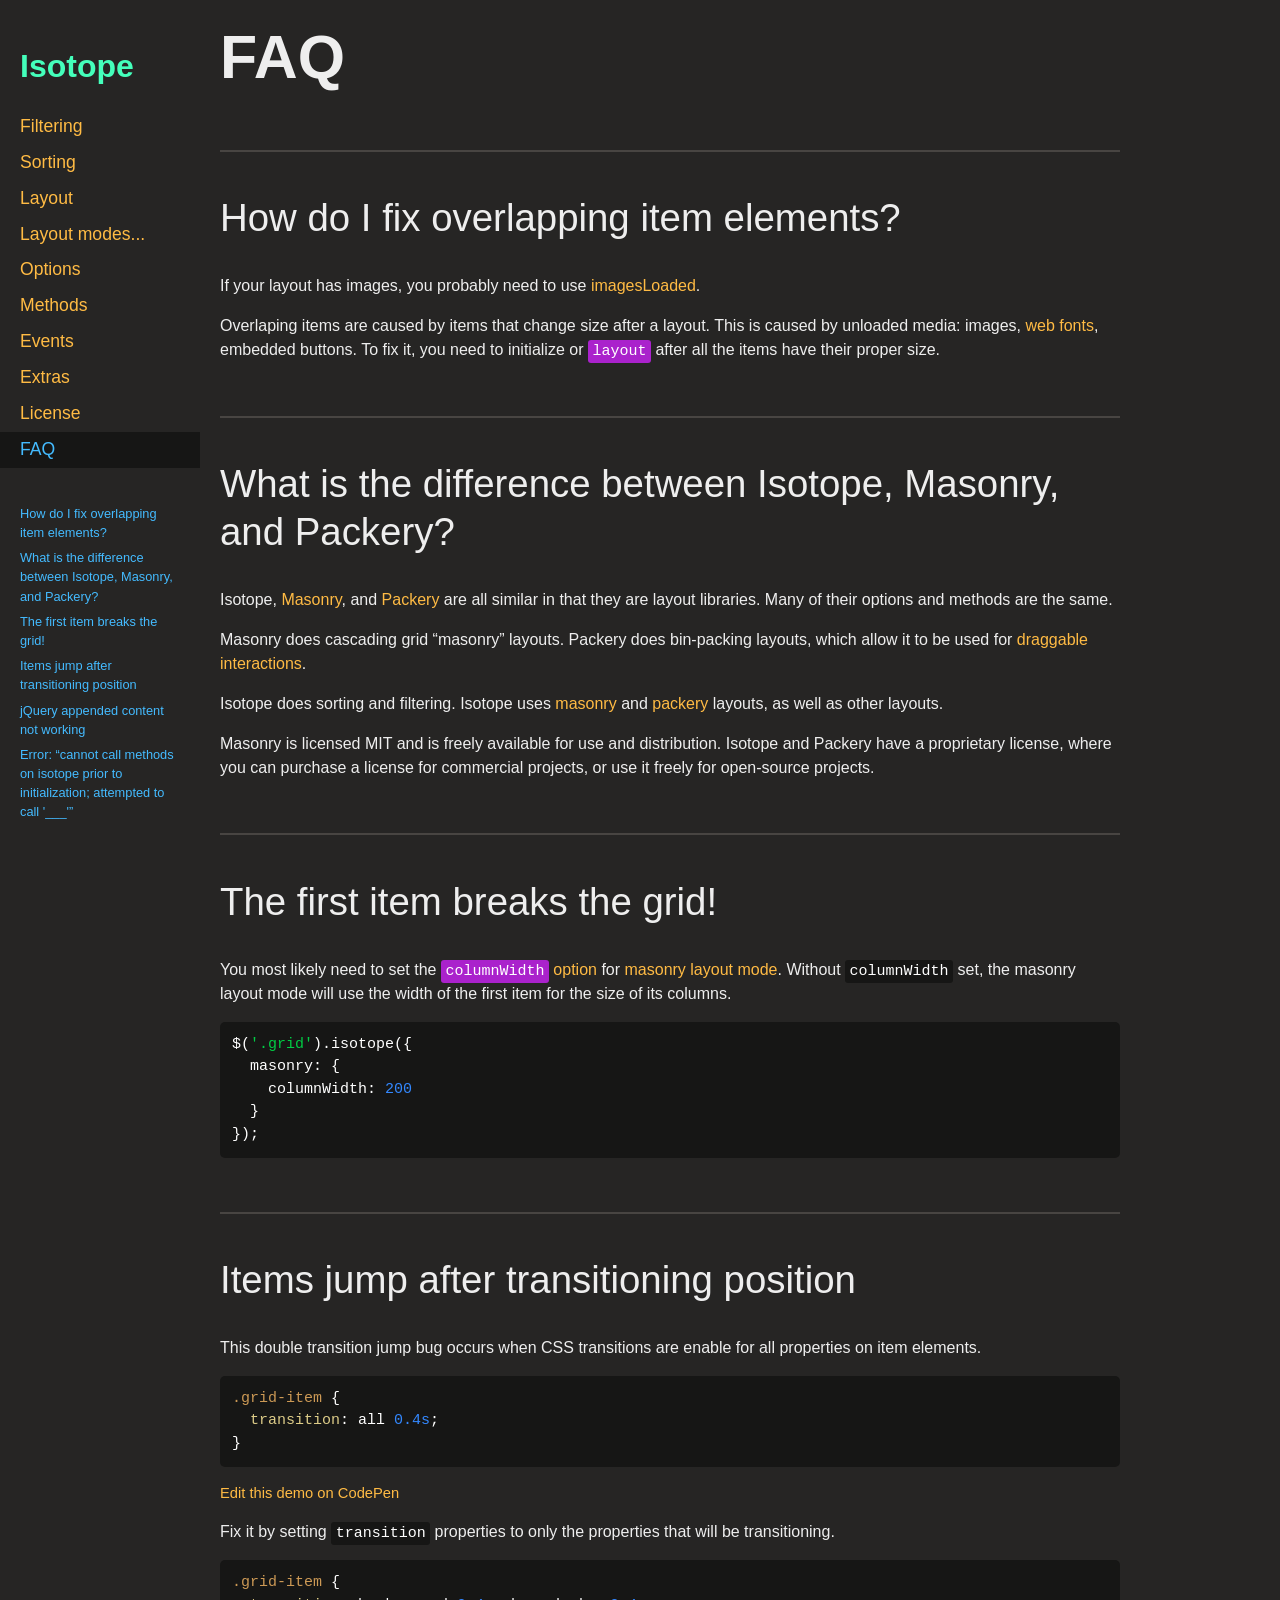
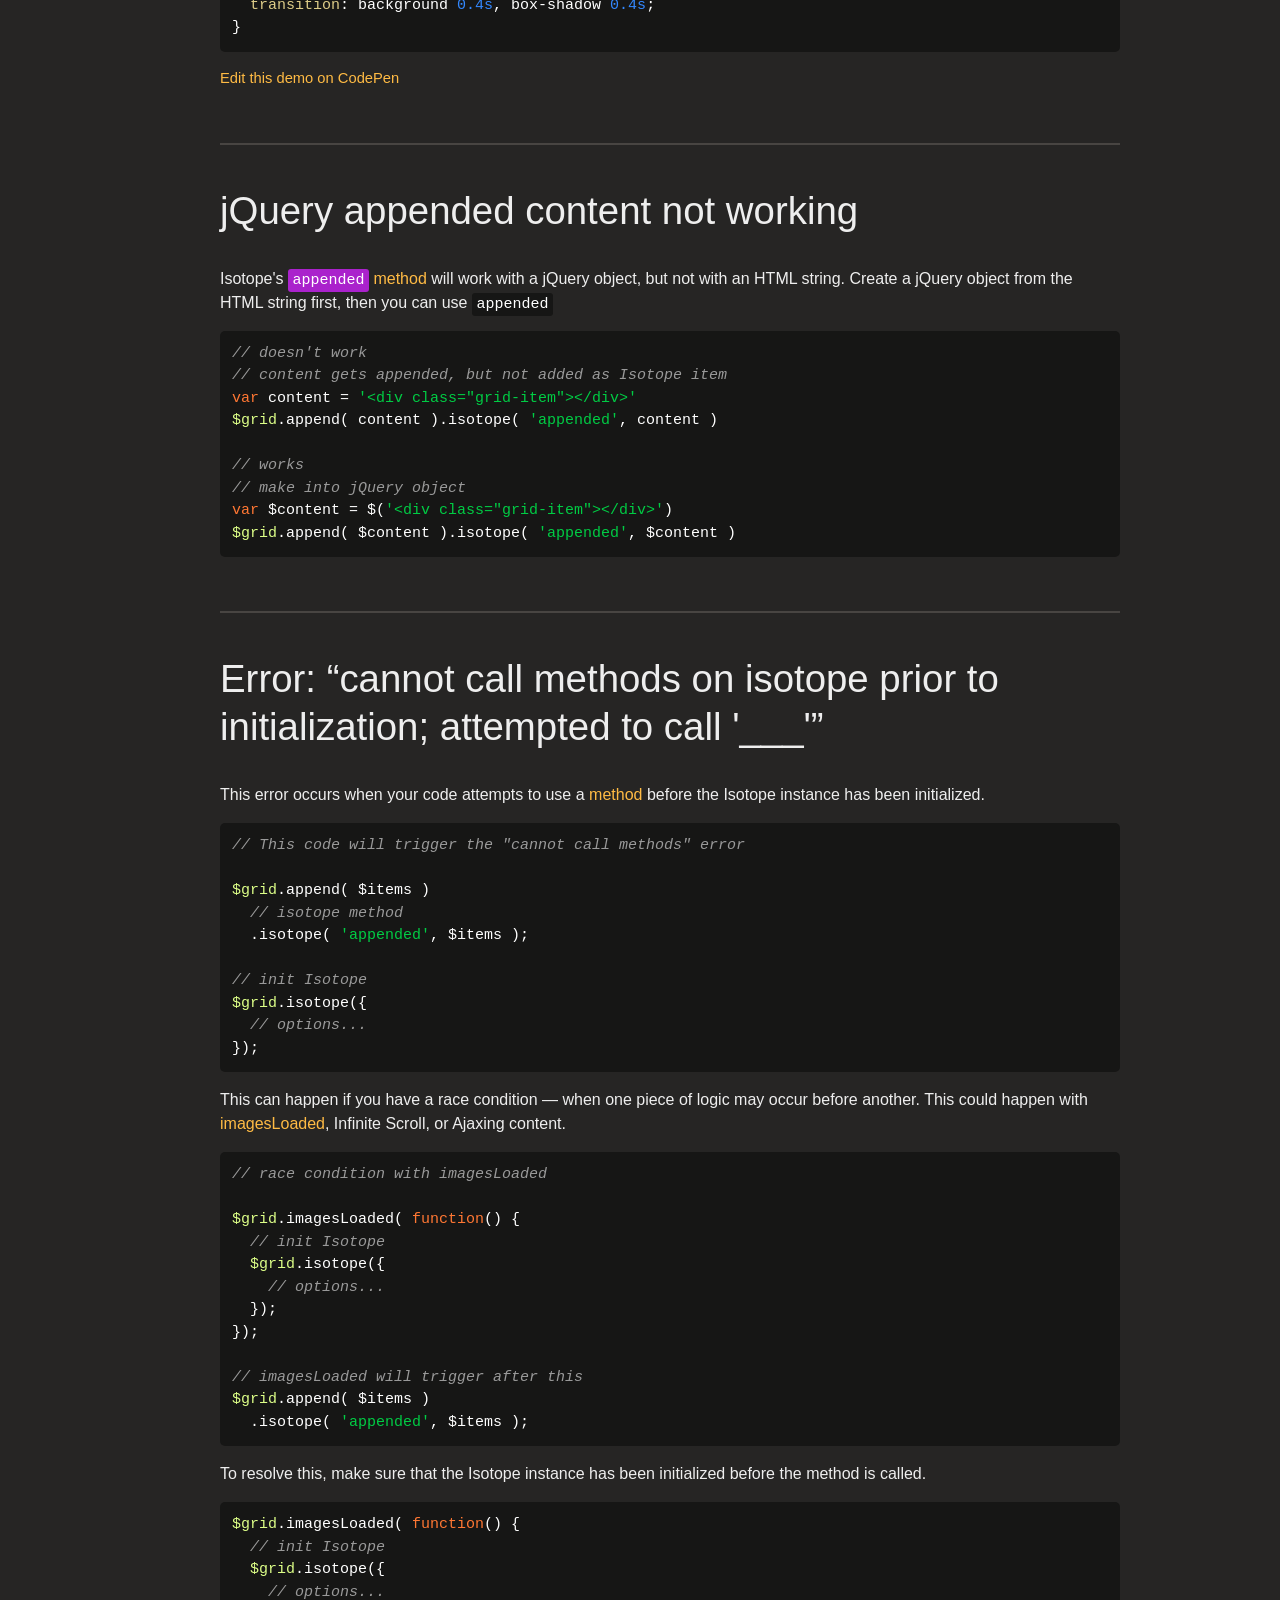
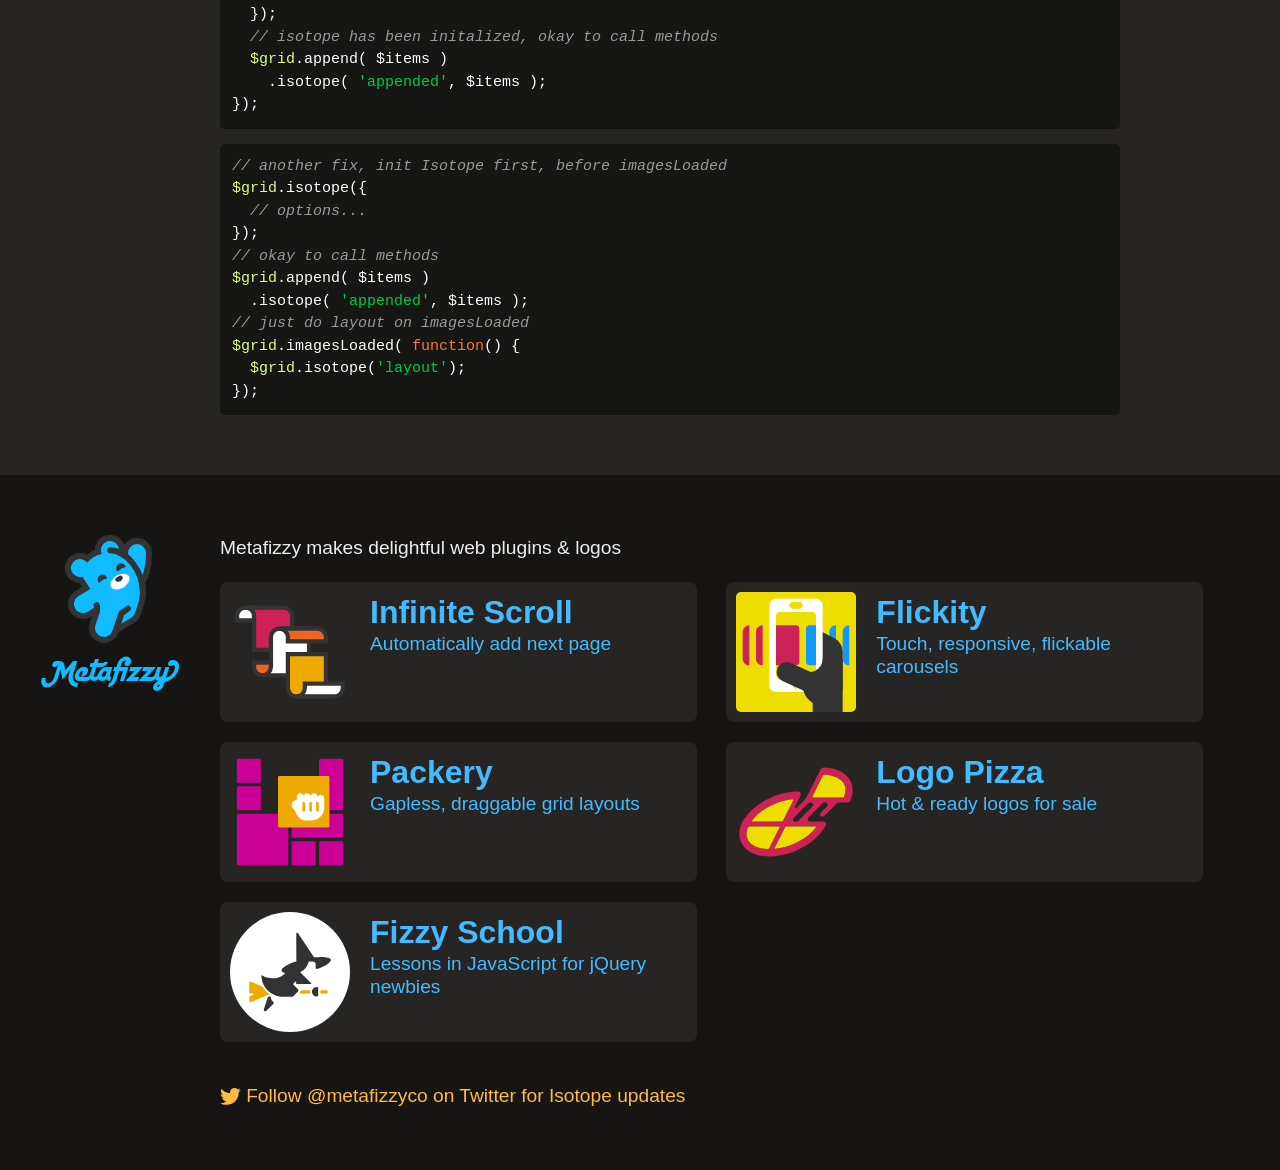
<file: vendor/isotope-docs/faq.html>
<!doctype html>
<html class="export" lang="en">
<head>
  <meta charset="utf-8">
  <meta name="viewport" content="width=device-width">
  <meta name="description" content="Filter &amp; sort magical layouts">

  <title>Isotope &#xB7; FAQ</title>

    <!-- Isotope does not require any CSS files -->
    <link rel="stylesheet" href="css/isotope-docs.css?6" media="screen">

  <meta name="twitter:card" content="summary">
  <meta name="twitter:site" content="@metafizzyco">
  <meta name="twitter:url" content="https://isotope.metafizzy.co/faq.html">
  <meta name="twitter:title" content="Isotope FAQ">
  <meta name="twitter:description" content="Filter &amp; sort magical layouts">

</head>
<body class="page--faq">


  <div class="nav">
    <h1 class="nav__title"><a href=".">Isotope</a></h1>
  
    <ol class="site-nav">
      <li class="site-nav__item site-nav__item--filtering">
        <a class="site-nav__item__link" href="filtering.html">Filtering</a></li>
      <li class="site-nav__item site-nav__item--sorting">
        <a class="site-nav__item__link" href="sorting.html">Sorting</a></li>
      <li class="site-nav__item site-nav__item--layout ">
        <a class="site-nav__item__link" href="layout.html">Layout</a>
      </li>
      <li class="site-nav__item site-nav__item--layout-modes sub-nav-parent">
        <a class="site-nav__item__link" href="layout-modes.html">Layout modes</a>
        <ul class="sub-nav">
            <li class="sub-nav__item sub-nav__item--masonry">
              <a class="sub-nav__item__link" href="layout-modes/masonry.html">masonry</a></li>
            <li class="sub-nav__item sub-nav__item--fitrows">
              <a class="sub-nav__item__link" href="layout-modes/fitrows.html">fitRows</a></li>
            <li class="sub-nav__item sub-nav__item--vertical">
              <a class="sub-nav__item__link" href="layout-modes/vertical.html">vertical</a></li>
            <li class="sub-nav__item sub-nav__item--packery">
              <a class="sub-nav__item__link" href="layout-modes/packery.html">packery</a></li>
            <li class="sub-nav__item sub-nav__item--cellsbyrow">
              <a class="sub-nav__item__link" href="layout-modes/cellsbyrow.html">cellsByRow</a></li>
            <li class="sub-nav__item sub-nav__item--masonryhorizontal">
              <a class="sub-nav__item__link" href="layout-modes/masonryhorizontal.html">masonryHorizontal</a></li>
            <li class="sub-nav__item sub-nav__item--fitcolumns">
              <a class="sub-nav__item__link" href="layout-modes/fitcolumns.html">fitColumns</a></li>
            <li class="sub-nav__item sub-nav__item--cellsbycolumn">
              <a class="sub-nav__item__link" href="layout-modes/cellsbycolumn.html">cellsByColumn</a></li>
            <li class="sub-nav__item sub-nav__item--horiz">
              <a class="sub-nav__item__link" href="layout-modes/horiz.html">horiz</a></li>
        </ul>
      </li>
      <li class="site-nav__item site-nav__item--options">
        <a class="site-nav__item__link" href="options.html">Options</a></li>
      <li class="site-nav__item site-nav__item--methods">
        <a class="site-nav__item__link" href="methods.html">Methods</a></li>
      <li class="site-nav__item site-nav__item--events">
        <a class="site-nav__item__link" href="events.html">Events</a></li>
      <li class="site-nav__item site-nav__item--extras">
        <a class="site-nav__item__link" href="extras.html">Extras</a></li>
      <li class="site-nav__item site-nav__item--license">
        <a class="site-nav__item__link" href="license.html">License</a></li>
      <li class="site-nav__item site-nav__item--faq">
        <a class="site-nav__item__link" href="faq.html">FAQ</a></li>
    </ol>
  
    <ul class="page-nav" data-js="page-nav">
<li class="page-nav__item page-nav__item--h2"><a href="#how-do-i-fix-overlapping-item-elements">How do I fix overlapping item elements?</a></li>
<li class="page-nav__item page-nav__item--h2"><a href="#what-is-the-difference-between-isotope-masonry-and-packery">What is the difference between Isotope, Masonry, and Packery?</a></li>
<li class="page-nav__item page-nav__item--h2"><a href="#the-first-item-breaks-the-grid">The first item breaks the grid!</a></li>
<li class="page-nav__item page-nav__item--h2"><a href="#items-jump-after-transitioning-position">Items jump after transitioning position</a></li>
<li class="page-nav__item page-nav__item--h2"><a href="#jquery-appended-content-not-working">jQuery appended content not working</a></li>
<li class="page-nav__item page-nav__item--h2"><a href="#error-cannot-call-methods-on-isotope-prior-to-initialization-attempted-to-call-___">Error: &#x201C;cannot call methods on isotope prior to initialization; attempted to call &apos;___&apos;&#x201D;</a></li>
</ul>
  </div>


  <div id="content" class="main">
    <div class="container">
        <h1>FAQ</h1>



  <h2 id="how-do-i-fix-overlapping-item-elements">How do I fix overlapping item elements?</h2>

  <p>If your layout has images, you probably need to use <a href="layout.html#imagesloaded">imagesLoaded</a>.</p>

  <p>Overlaping items are caused by items that change size after a layout. This is caused by unloaded media: images, <a href="extras.html#web-fonts">web fonts</a>, embedded buttons. To fix it, you need to initialize or <a href="methods.html#layout"><code>layout</code></a> after all the items have their proper size.</p>


  <h2 id="what-is-the-difference-between-isotope-masonry-and-packery">What is the difference between Isotope, Masonry, and Packery?</h2>

  <p>Isotope, <a href="https://masonry.desandro.com">Masonry</a>, and <a href="https://packery.metafizzy.co">Packery</a> are all similar in that they are layout libraries. Many of their options and methods are the same.</p>

  <p>Masonry does cascading grid &#x201C;masonry&#x201D; layouts. Packery does bin-packing layouts, which allow it to be used for <a href="https://packery.metafizzy.co/draggable.html">draggable interactions</a>.</p>

  <p>Isotope does sorting and filtering. Isotope uses <a href="layout-modes/masonry.html">masonry</a> and <a href="layout-modes/packery.html">packery</a> layouts, as well as other layouts. </p>

  <p>Masonry is licensed MIT and is freely available for use and distribution. Isotope and Packery have a proprietary license, where you can purchase a license for commercial projects, or use it freely for open-source projects.</p>


<h2 id="the-first-item-breaks-the-grid">The first item breaks the grid!</h2>

<p>You most likely need to set the <a href="layout-modes/masonry.html#columnwidth"><code>columnWidth</code> option</a> for <a href="layout-modes/masonry.html">masonry layout mode</a>. Without <code>columnWidth</code> set, the masonry layout mode will use the width of the first item for the size of its columns.</p>

<pre><code class="js">$(<span class="string">&apos;.grid&apos;</span>).isotope({
  <span class="attr">masonry</span>: {
    <span class="attr">columnWidth</span>: <span class="number">200</span>
  }
});
</code></pre>


<h2 id="items-jump-after-transitioning-position">Items jump after transitioning position</h2>

<p>This double transition jump bug occurs when CSS transitions are enable for all properties on item elements.</p>

<pre><code class="css"><span class="selector-class">.grid-item</span> {
  <span class="attribute">transition</span>: all <span class="number">0.4s</span>;
}
</code></pre>

<p class="edit-demo">
    <a href="https://codepen.io/desandro/pen/NxoRxp">Edit this demo on CodePen</a>
</p>

<p>Fix it by setting <code>transition</code> properties to only the properties that will be transitioning.</p>

<pre><code class="css"><span class="selector-class">.grid-item</span> {
  <span class="attribute">transition</span>: background <span class="number">0.4s</span>, box-shadow <span class="number">0.4s</span>;
}
</code></pre>

<p class="edit-demo">
    <a href="https://codepen.io/desandro/pen/qbgaRG">Edit this demo on CodePen</a>
</p>


<h2 id="jquery-appended-content-not-working">jQuery appended content not working</h2>

<p>Isotope&apos;s <a href="methods.html#appended"><code>appended</code> method</a> will work with a jQuery object, but not with an HTML string. Create a jQuery object from the HTML string first, then you can use <code>appended</code></p>

<pre><code class="js"><span class="comment">// doesn&apos;t work</span>
<span class="comment">// content gets appended, but not added as Isotope item</span>
<span class="keyword">var</span> content = <span class="string">&apos;&lt;div class=&quot;grid-item&quot;&gt;&lt;/div&gt;&apos;</span>
<span class="jquery_var">$grid</span>.append( content ).isotope( <span class="string">&apos;appended&apos;</span>, content )

<span class="comment">// works</span>
<span class="comment">// make into jQuery object</span>
<span class="keyword">var</span> $content = $(<span class="string">&apos;&lt;div class=&quot;grid-item&quot;&gt;&lt;/div&gt;&apos;</span>)
<span class="jquery_var">$grid</span>.append( $content ).isotope( <span class="string">&apos;appended&apos;</span>, $content )
</code></pre>


<h2 id="error-cannot-call-methods-on-isotope-prior-to-initialization-attempted-to-call-___">Error: &#x201C;cannot call methods on isotope prior to initialization; attempted to call &apos;___&apos;&#x201D;</h2>

<p>This error occurs when your code attempts to use a <a href="methods.html">method</a> before the Isotope instance has been initialized.</p>

<pre><code class="js"><span class="comment">// This code will trigger the &quot;cannot call methods&quot; error</span>

<span class="jquery_var">$grid</span>.append( $items )
  <span class="comment">// isotope method</span>
  .isotope( <span class="string">&apos;appended&apos;</span>, $items );

<span class="comment">// init Isotope</span>
<span class="jquery_var">$grid</span>.isotope({
  <span class="comment">// options...</span>
});
</code></pre>

<p>This can happen if you have a race condition &#x2014; when one piece of logic may occur before another. This could happen with <a href="layout.html#imagesloaded">imagesLoaded</a>, Infinite Scroll, or Ajaxing content.</p>

<pre><code class="js"><span class="comment">// race condition with imagesLoaded</span>

<span class="jquery_var">$grid</span>.imagesLoaded( <span class="function"><span class="keyword">function</span>(<span class="params"></span>) </span>{
  <span class="comment">// init Isotope</span>
  <span class="jquery_var">$grid</span>.isotope({
    <span class="comment">// options...</span>
  });
});

<span class="comment">// imagesLoaded will trigger after this</span>
<span class="jquery_var">$grid</span>.append( $items )
  .isotope( <span class="string">&apos;appended&apos;</span>, $items );
</code></pre>

<p>To resolve this, make sure that the Isotope instance has been initialized before the method is called.</p>

<pre><code class="js"><span class="jquery_var">$grid</span>.imagesLoaded( <span class="function"><span class="keyword">function</span>(<span class="params"></span>) </span>{
  <span class="comment">// init Isotope</span>
  <span class="jquery_var">$grid</span>.isotope({
    <span class="comment">// options...</span>
  });
  <span class="comment">// isotope has been initalized, okay to call methods</span>
  <span class="jquery_var">$grid</span>.append( $items )
    .isotope( <span class="string">&apos;appended&apos;</span>, $items );
});
</code></pre>

<pre><code class="js"><span class="comment">// another fix, init Isotope first, before imagesLoaded</span>
<span class="jquery_var">$grid</span>.isotope({
  <span class="comment">// options...</span>
});
<span class="comment">// okay to call methods</span>
<span class="jquery_var">$grid</span>.append( $items )
  .isotope( <span class="string">&apos;appended&apos;</span>, $items );
<span class="comment">// just do layout on imagesLoaded</span>
<span class="jquery_var">$grid</span>.imagesLoaded( <span class="function"><span class="keyword">function</span>(<span class="params"></span>) </span>{
  <span class="jquery_var">$grid</span>.isotope(<span class="string">&apos;layout&apos;</span>);
});
</code></pre>

    </div>
  </div>

  <footer class="site-footer">
  
    <div class="container">
  
      <p class="site-footer__copy">Metafizzy makes delightful web plugins &amp; logos</p>
  
      <div class="showcase">
      
        <ul class="showcase-item-list">
      
            <li class="showcase-item">
              <a class="showcase-item__link" href="https://infinite-scroll.com">
                <div class="showcase-item__image">
                    <svg class="infinite-scroll-illo" xmlns="http://www.w3.org/2000/svg" viewbox="0 0 520 520" width="200" height="200">
                      <path class="infinite-scroll-illo__page infinite-scroll-illo__page--back" d="M90,110H10V90c0-22,18-40,40-40h40V110z"/>
                      <path class="infinite-scroll-illo__page infinite-scroll-illo__page--front1" d="M270,90L270,90c0-22-18-40-40-40h0H50h0c22,0,40,18,40,40v0v0v160h180V90z"/>
                      <path class="infinite-scroll-illo__page infinite-scroll-illo__page--front2" d="M170,330v-20H90v20v0c0,22,18,40,40,40h0h40V330z"/>
                      <path class="infinite-scroll-illo__page infinite-scroll-illo__page--back" d="M350,150H210c-22,0-40,18-40,40v140v0c0,22-18,40-40,40h0h220V150z"/>
                      <path class="infinite-scroll-illo__page infinite-scroll-illo__page--front3" d="M430,470V270H250v160c0,22,18,40,40,40H430z"/>
                      <path class="infinite-scroll-illo__page infinite-scroll-illo__page--front2" d="M250,190v20h180v-20c0-22-18-40-40-40H210h0C232,150,250,168,250,190L250,190z"/>
                      <path class="infinite-scroll-illo__page infinite-scroll-illo__page--back" d="M330,410v20v0c0,22-18,40-40,40h0h180c22,0,40-18,40-40v-20H330z"/>
                    </svg>
                </div>
                <div class="showcase-item__text">
                  <h3 class="showcase-item__title">Infinite Scroll</h3>
                  <p class="showcase-item__description">Automatically add next page</p>
                </div>
              </a>
            </li>
      
            <li class="showcase-item">
              <a class="showcase-item__link" href="https://flickity.metafizzy.co">
                <div class="showcase-item__image">
                    <svg class="flickity-illo" xmlns="http://www.w3.org/2000/svg" viewbox="0 0 360 360" width="100" height="100">
                      <path class="flickity-illo__color1" fill="#19F" d="M300 220L300 220c-11 0-20-9-20-20v-80c0-11 9-20 20-20h0V220z"/>
                      <path class="flickity-illo__color1" fill="#19F" d="M340 220L340 220c-11 0-20-9-20-20v-80c0-11 9-20 20-20h0V220z"/>
                      <path class="flickity-illo__color2" fill="#333" d="M320 290V180c0-18-10-35-27-43L240 110v180H320z"/>
                      <path class="flickity-illo__color3" fill="white" d="M240 300H120c-11 0-20-9-20-20V40c0-11 9-20 20-20h120c11 0 20 9 20 20v240C260 291 251 300 240 300z"/>
                      <path class="flickity-illo__color4" fill="#ED0" d="M230 260H130c-6 0-10-5-10-10V70c0-6 5-10 10-10h100c6 0 10 5 10 10v180 C240 256 236 260 230 260z"/>
                      <path class="flickity-illo__color2" fill="#333" d="M260 200h60v81c0 32-26 59-59 59h0c-34 0-61-27-61-61V240h20 C242 240 260 222 260 200L260 200z"/>
                      <path class="flickity-illo__color5" fill="#C25" d="M180 220h-60V100h60c6 0 10 5 10 10v100C190 216 186 220 180 220z"/>
                      <path class="flickity-illo__color1" fill="#19F" d="M240 220h-20c-6 0-10-5-10-10V110c0-6 5-10 10-10h20V220z"/>
                      <rect class="flickity-illo__color2" fill="#333" x="230" y="280" width="90" height="80"/>
                      <circle class="flickity-illo__color4" fill="#ED0" cx="180" cy="280" r="10"/>
                      <line class="flickity-illo__thumb" stroke="#333" stroke-width="60" stroke-linecap="round" x1="262" y1="290" x2="152" y2="240"/>
                      <path class="flickity-illo__color4" fill="#ED0" d="M190 50h-20c-6 0-10-5-10-10v0c0-6 5-10 10-10h20c6 0 10 5 10 10v0C200 46 196 50 190 50z"/>
                      <path class="flickity-illo__color5" fill="#C25" d="M80 220L80 220c-11 0-20-9-20-20v-80c0-11 9-20 20-20h0V220z"/>
                      <path class="flickity-illo__color5" fill="#C25" d="M40 220L40 220c-11 0-20-9-20-20v-80c0-11 9-20 20-20h0V220z"/>
                    </svg>
                </div>
                <div class="showcase-item__text">
                  <h3 class="showcase-item__title">Flickity</h3>
                  <p class="showcase-item__description">Touch, responsive, flickable carousels</p>
                </div>
              </a>
            </li>
      
            <li class="showcase-item">
              <a class="showcase-item__link" href="https://packery.metafizzy.co">
                <div class="showcase-item__image">
                    <svg class="packery-illo" xmlns="http://www.w3.org/2000/svg" viewbox="0 0 700 700" width="100" height="100">
                      <path class="packery-illo__item" fill="#C09" d="M172 180H48c-4 0-8-4-8-8V48c0-4 4-8 8-8h124c4 0 8 4 8 8v124C180 176 176 180 172 180z"/>
                      <path class="packery-illo__item" fill="#C09" d="M172 340H48c-4 0-8-4-8-8V208c0-4 4-8 8-8h124c4 0 8 4 8 8v124C180 336 176 340 172 340z"/>
                      <path class="packery-illo__item" fill="#C09" d="M492 660H368c-4 0-8-4-8-8V528c0-4 4-8 8-8h124c4 0 8 4 8 8v124C500 656 496 660 492 660z"/>
                      <path class="packery-illo__item" fill="#C09" d="M652 660H528c-4 0-8-4-8-8V528c0-4 4-8 8-8h124c4 0 8 4 8 8v124C660 656 656 660 652 660z"/>
                      <path class="packery-illo__item" fill="#C09" d="M652 500H368c-4 0-8-4-8-8V368c0-4 4-8 8-8h284c4 0 8 4 8 8v124C660 496 656 500 652 500z"/>
                      <path class="packery-illo__item" fill="#C09" d="M332 660H48c-4 0-8-4-8-8V368c0-4 4-8 8-8h284c4 0 8 4 8 8v284C340 656 336 660 332 660z"/>
                      <path class="packery-illo__item" fill="#C09" d="M652 340H528c-4 0-8-4-8-8V48c0-4 4-8 8-8h124c4 0 8 4 8 8v284C660 336 656 340 652 340z"/>
                      <path class="packery-illo__draggie" fill="#EA0" d="M572 440H288c-4 0-8-4-8-8V148c0-4 4-8 8-8h284c4 0 8 4 8 8v284C580 436 576 440 572 440z"/>
                      <g>
                        <path class="packery-illo__hand" fill="white" d="M530 250c-11 0-20 9-20 20v-10c0-11-9-20-20-20s-20 9-20 20c0-11-9-20-20-20s-20 9-20 20c0-11-9-20-20-20
                          s-20 9-20 20v20c-17 0-30 13-30 30c0 11 6 20 14 25l19 35c10 18 30 30 51 30h28
                          c43 0 78-35 78-78V270C550 259 541 250 530 250z"/>
                        <line class="packery-illo__hand-line" stroke="#EA0" fill="none" stroke-width="16" stroke-linecap="round" x1="430" y1="300" x2="430" y2="340"/>
                        <line class="packery-illo__hand-line" stroke="#EA0" fill="none" stroke-width="16" stroke-linecap="round" x1="470" y1="300" x2="470" y2="340"/>
                        <line class="packery-illo__hand-line" stroke="#EA0" fill="none" stroke-width="16" stroke-linecap="round" x1="510" y1="300" x2="510" y2="340"/>
                      </g>
                    </svg>
                </div>
                <div class="showcase-item__text">
                  <h3 class="showcase-item__title">Packery</h3>
                  <p class="showcase-item__description">Gapless, draggable grid layouts</p>
                </div>
              </a>
            </li>
      
            <li class="showcase-item">
              <a class="showcase-item__link" href="http://logo.pizza">
                <div class="showcase-item__image">
                    <svg class="logo-pizza-illo" xmlns="http://www.w3.org/2000/svg" viewbox="0 0 700 700" width="100" height="100">
                      <path class="logo-pizza-illo__outline" fill="#C25" d="M513 91c-9-0-17 5-21 12l-80 160c-3 5-6 10-11 15l-47 47
                        c-5 5-12-1-9-7l32-64c5-11-2-23-14-23h-0c-121 0-268 70-327 180
                        C-9 497 35 609 196 609c138 0 279-85 327-180v0c5-11-2-23-14-23h-77c-13 0-19-15-10-24
                        l81-81c5-5 11-8 18-8l0 0c13 0 19 15 10 24L494 354c-6 6-6 14 0 20c3 3 6 4 10 4
                        c4 0 7-1 10-4l80-80h53c9 0 17-5 21-13C707 190 656 97 513 91z M334 281l-59 117
                        c-2 5-7 8-13 8H97c-4 0-6-4-3-7c49-64 143-114 236-124C333 275 335 278 334 281z
                         M70 441c2-4 6-7 10-7h168c4 0 7 4 5 8l-59 118c-2 4-6 6-11 6
                        C106 565 38 521 70 441z M466 441c-49 64-143 114-236 124c-3 0-6-3-4-6l59-117
                        c2-5 7-8 13-8h166C466 434 468 438 466 441z M446 318l-81 81c-5 5-11 8-18 8l0 0
                        c-13 0-19-15-10-24l81-81c5-5 11-8 18-8l0 0C449 294 455 309 446 318z M447 258L506 139
                        c2-4 6-7 11-6c101 7 140 60 114 126c-2 4-6 7-10 7H452C448 266 445 262 447 258z"/>
                      <path class="logo-pizza-illo__slice" fill="#ED0" d="M334 281l-59 117c-2 5-7 8-13 8H97c-4 0-6-4-3-7
                        c49-64 143-114 236-124C333 275 335 278 334 281z"/>
                      <path class="logo-pizza-illo__slice" fill="#ED0" d="M70 441c2-4 6-7 10-7h168c4 0 7 4 5 8l-59 118c-2 4-6 6-11 6
                        C106 565 38 521 70 441z"/>
                      <path class="logo-pizza-illo__slice" fill="#ED0" d="M466 441c-49 64-143 114-236 124c-3 0-6-3-4-6l59-117
                        c2-5 7-8 13-8h166C466 434 468 438 466 441z"/>
                      <path class="logo-pizza-illo__slice" fill="#ED0" d="M447 258L506 139c2-4 6-7 11-6c101 7 140 60 114 126c-2 4-6 7-10 7H452
                        C448 266 445 262 447 258z"/>
                    </svg>
                </div>
                <div class="showcase-item__text">
                  <h3 class="showcase-item__title">Logo Pizza</h3>
                  <p class="showcase-item__description">Hot &amp; ready logos for sale</p>
                </div>
              </a>
            </li>
      
            <li class="showcase-item">
              <a class="showcase-item__link" href="http://fizzy.school">
                <div class="showcase-item__image">
                    <svg class="witchie-logo" xmlns="http://www.w3.org/2000/svg" viewbox="0 0 1000 1000" width="200" height="200">
                      <circle class="witchie-logo__moon" fill="white" cx="500" cy="500" r="500"/>
                      <path class="witchie-logo__broom" fill="#EA0" d="M582 675a35 35 0 0 0 8-20 3 3 0 0 1 3-2h71a3 3 0 0 1 3 3 59 59 0 0 0 0 20 3 3 0 0 1-3 3h-79A3 3 0 0 1 582 675Zm219 4a13 13 0 0 0 13-14c-1-7-7-12-14-12h-44a3 3 0 0 0-3 3v21a3 3 0 0 0 3 3ZM299 660a203 203 0 0 1-27-36 8 8 0 0 0-4-3L178 582a13 13 0 0 0-18 12v77a8 8 0 0 0 8 8h22a5 5 0 0 1 2 10L164 703a8 8 0 0 0-4 7v28a13 13 0 0 0 18 12l146-63a3 3 0 0 0 1-5A197 197 0 0 1 299 660Z"/>
                      <path class="witchie-logo__dress" fill="#333" d="M326 705h4a13 13 0 0 1 13 13v8a13 13 0 0 0 4 9l13 13a13 13 0 0 1 0 19l-56 56c-10 10-26-0-22-13L314 714A13 13 0 0 1 326 705Zm397-79c-27 0-47 26-37 54 3 7 11 16 17 19a42 42 0 0 0 19 5 38 38 0 0 0 7-1 8 8 0 0 0 6-8v-62a8 8 0 0 0-6-8 38 38 0 0 0-7-1M840 397c-3-15-33-23-77-23a521 521 0 0 0-59 4 5 5 0 0 1-5-2L567 177a8 8 0 0 0-7-4 8 8 0 0 0-8 8l1 227a5 5 0 0 1-4 5c-74 24-123 55-119 76 2 8 11 14 26 18a3 3 0 0 1 1 4l-11 11c-20 20-56 30-92 30-31 0-63-8-84-23a5 5 0 0 0-3-1 5 5 0 0 0-5 5c0 78 68 173 183 173h75a10 10 0 0 0 7-3l38-38a16 16 0 0 0 0-23l-34-34a10 10 0 0 1 0-14l15-15a3 3 0 0 1 5 2v15a5 5 0 0 0 5 5H674a4 4 0 0 0 3-7l-90-90a3 3 0 0 1 1-4c34-19 59-49 67-84a3 3 0 0 1 2-2c6-1 12-1 17-1 22 0 37 5 39 14 1 6 3 11 2 17-5 17 1 31 8 31a6 6 0 0 0 2-0C797 448 845 419 840 397Z"/>
                    </svg>
                </div>
                <div class="showcase-item__text">
                  <h3 class="showcase-item__title">Fizzy School</h3>
                  <p class="showcase-item__description">Lessons in JavaScript for jQuery newbies</p>
                </div>
              </a>
            </li>
      
        </ul> 
      
      </div>
  
      <p class="site-footer__copy">
        <a href="https://twitter.com/metafizzyco">
          <svg class="twitter-logo" xmlns="http://www.w3.org/2000/svg" viewbox="0 0 512 512" width="30" height="30">
            <path d="M512 97c-19 8-39 14-60 16 22-13 38-34 46-58-20 12-43 21-67 25-19-19-46-32-77-32-58 0-117 52-102 129-87-4-165-46-216-110-24 40-19 107 32 140-17 0-33-5-48-13v1c0 51 36 93 84 103-15 4-34 5-47 2 13 42 52 72 98 73-47 36-96 49-155 44 46 30 102 47 161 47 197 0 306-168 299-312 20-15 38-34 52-55z"/>
          </svg>
          Follow @metafizzyco on Twitter for Isotope updates
        </a>
      </p>
  
      <div class="mfzy-brand">
        <a class="mfzy-brand__link" href="https://metafizzy.co">
          <svg class="mfzy-logo" xmlns="http://www.w3.org/2000/svg" xmlns:xlink="http://www.w3.org/1999/xlink" viewbox="0 0 144 144" width="36" height="36">
            <title>Metafizzy logo</title>
            <defs>
              <path id="mfzy-logo__body" d="M 120 24 a 12 12 0 0 0-24 0 a 72 72 0 0 1 -1 11
                a 40 40 0 0 0 -13 -8.5 A 12 12 0 1 0 61.1 25.1 c -8 2 -14 6 -19.6 11.6 
                A 12 12 0 1 0 35.3 55.5 L 45.8 72.1 l -16 9.6 A 12 12 0 0 0 42.2 102.3
                L 58 92.8 a 20 20 0 0 1 -0.2 11.9 l -5.2 15.5 a 12 12 0 0 0 22.8 7.6
                l 1.1 -3.3 l 23.7 -14.2 a 12 12 0 0 0 5.2 -6.5 l 4 -12 A 50 50 0 0 0 111.9 76
                a 52 52 0 0 0 -1.6 -12.8 C 115 57 120 44 120 24Z"/>
              <path id="mfzy-logo__eye" d="M 0 6.5 a 6.5 6.5 0 0 1 13 0 c 0 3.5 -3 0.5 -6.5 0.5 s -6.5 3 -6.5 -0.5 Z"/>
              <clippath id="mfzy-logo__body-clip">
                <use xlink:href="#mfzy-logo__body"/>
              </clippath>
            </defs>
            <use class="mfzy-logo__body-outline" xlink:href="#mfzy-logo__body" fill="#333" stroke="#333" stroke-width="16"/>
            <use class="mfzy-logo__body-fill" xlink:href="#mfzy-logo__body"/>
            <g class="mfzy-logo__stripes" clip-path="url(#mfzy-logo__body-clip)">
              <rect fill="#E62" x="16" width="120" height="138"/>
              <path fill="#C25" d="M96 24L16 72V0h80v24z"/>
              <path fill="#EA0" d="M116 70L16 130v-26l95-57 5 23z"/>
              <path fill="#19F" d="M136 138H16v-8l120-72v80z"/>
            </g>
            <path class="mfzy-logo__cut-ins" stroke="#333" fill="none" stroke-linecap="round" stroke-linejoin="round" stroke-width="8" d="M 72 20.4 c 23 0 44 29 44 56
              M 54 103.4 a 16 16 0 0 0 0 -10
              M 96 98 c -2 2 -8 6 -8.5,6 l -8.4 25.1"/>
            <g transform="translate(53 57) rotate(-31)">
              <ellipse class="mfzy-logo__snout" cx="25" cy="21" rx="14" ry="9" fill="#FFF"/>
              <use class="mfzy-logo__feature" xlink:href="#mfzy-logo__eye" fill="#333"/>
              <use class="mfzy-logo__feature" xlink:href="#mfzy-logo__eye" fill="#333" transform="translate(29 0)"/>
              <path class="mfzy-logo__feature" d="M 28.6 14 a 3 3 0 0 1 1.3 5.6 l -2.6 1.2 a 3 3 0 0 1 -2.6 0
                l -2.6 -1.2 a 3 3 0 0 1 1.3 -5.6 Z" fill="#333"/>
            </g>
          </svg>
          <svg class="mfzy-wordmark" xmlns="http://www.w3.org/2000/svg" viewbox="0 0 280 80" fill="none" stroke="#333" width="140" height="40">
            <g transform="skewX(-18)">
              <path stroke-width="8" d="M38 20h6c4 0 7 2 9 6l9 18l12-24h2v22
              a20 22 0 0 0 20 22M48 22v28a12 15 0 0 1-24 0M98 44a6 6 0 0 0 0-12h-2
              a8 10 0 0 0 0 20h14a8 10 0 0 0 8-10M118 12v30a8 10 0 0 0 16 0M150 36
              q-4-4-8-4a8 10 0 1 0 8 10m0-14v14a8 10 0 0 0 8 10M184 20a9 9 0 0 0-18 0
              v34a8 10 0 0 1-8 10M158 32h24v24M190 32h18l-12 20h18M216 32h18l-12 20h18
              a8 10 0 0 0 8-10m0-14v14a8 10 0 0 0 16 0m0-14v38a6 6 0 0 1-12 0
              c0-12 32-8 32-32c0-10-6-16-15-16M108 24h24a6 6 0 0 0 6-6M102 38h-4"/>
              <g stroke-width="6">
                <circle cx="38" cy="22" r="3"/>
                <circle cx="182" cy="20" r="3"/>
                <circle cx="269" cy="20" r="3"/>
              </g>
            </g>
          </svg>
        </a>
      </div>
  
    </div>
  
  </footer>

<!-- Looking for isotope.js? Use isotope.pkgd.min.js -->
<!-- Isotope does NOT require jQuery. But it does make things easier -->
<script src="https://code.jquery.com/jquery-3.1.1.min.js"></script>
<script>window.jQuery || document.write('<script src="js/jquery.min.js"><\/script>')</script>

  <script src="js/isotope-docs.min.js?6"></script>


</body>
</html>
</file>
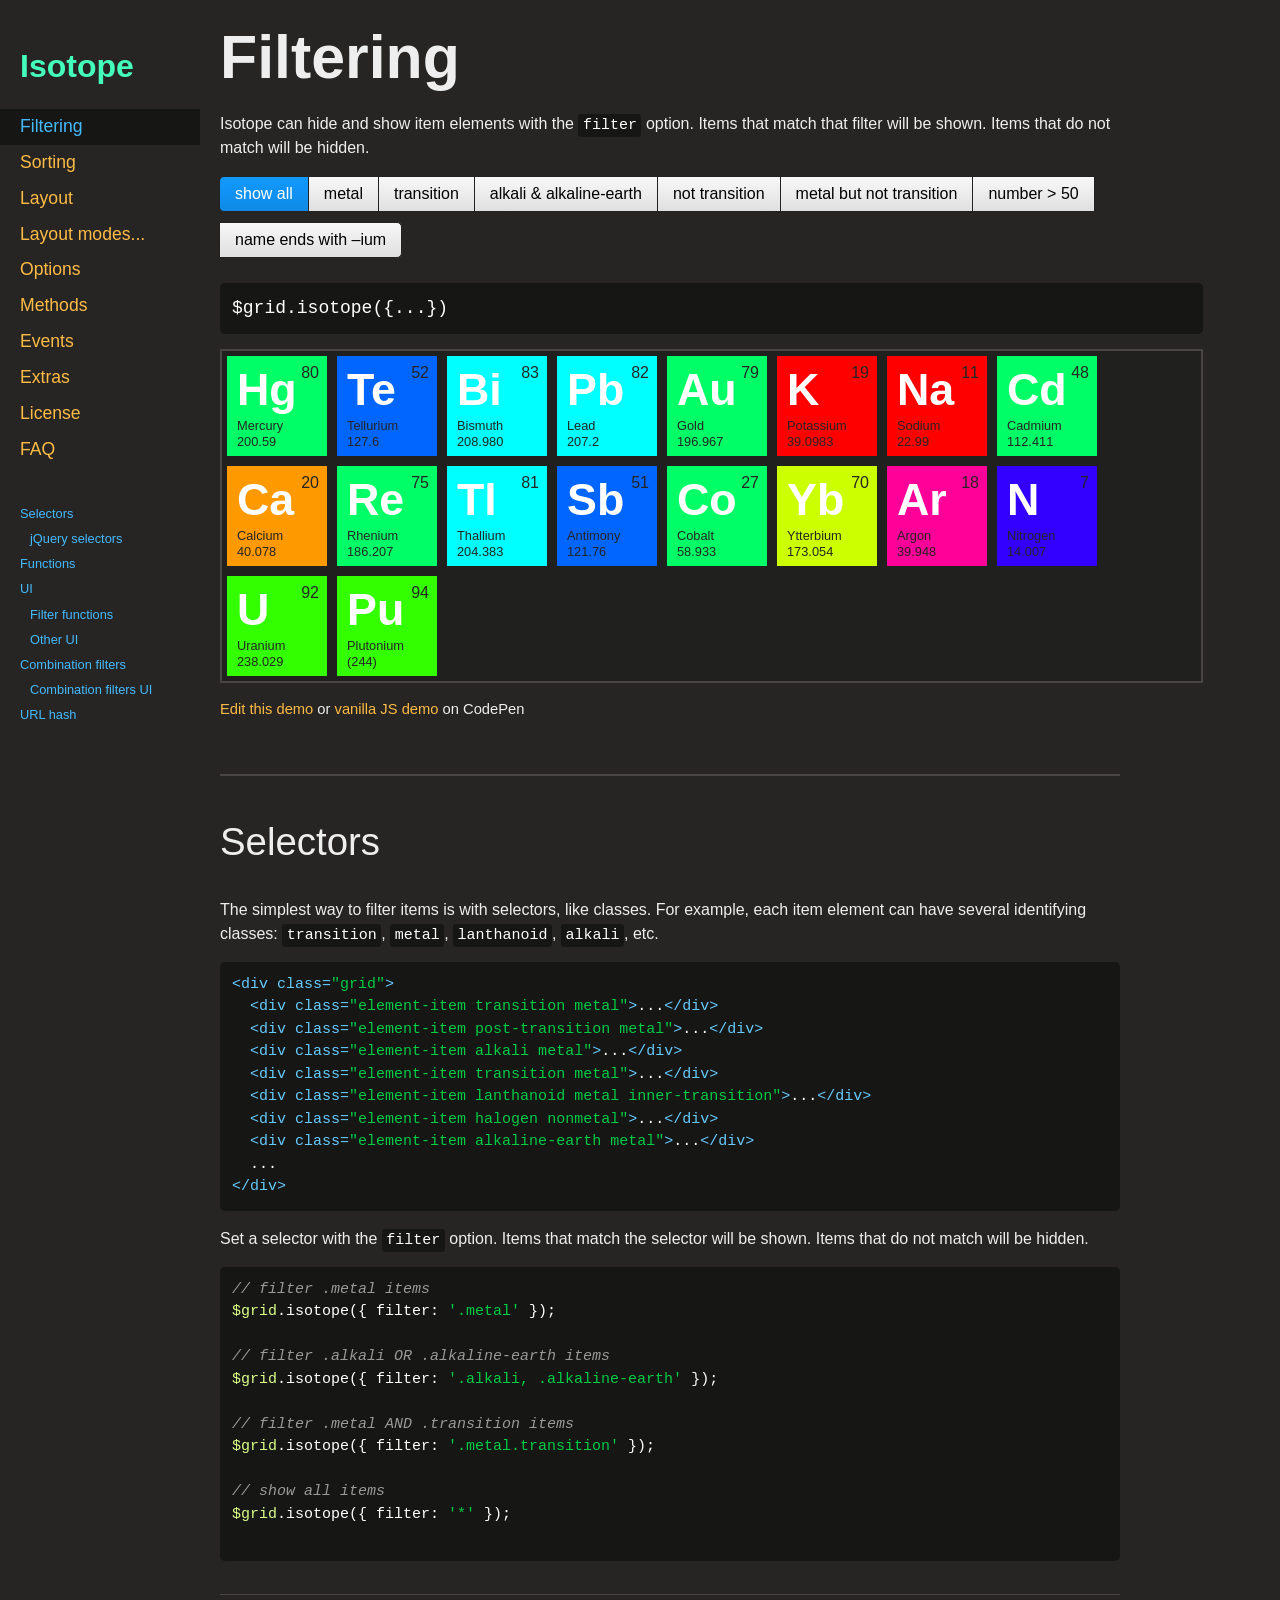
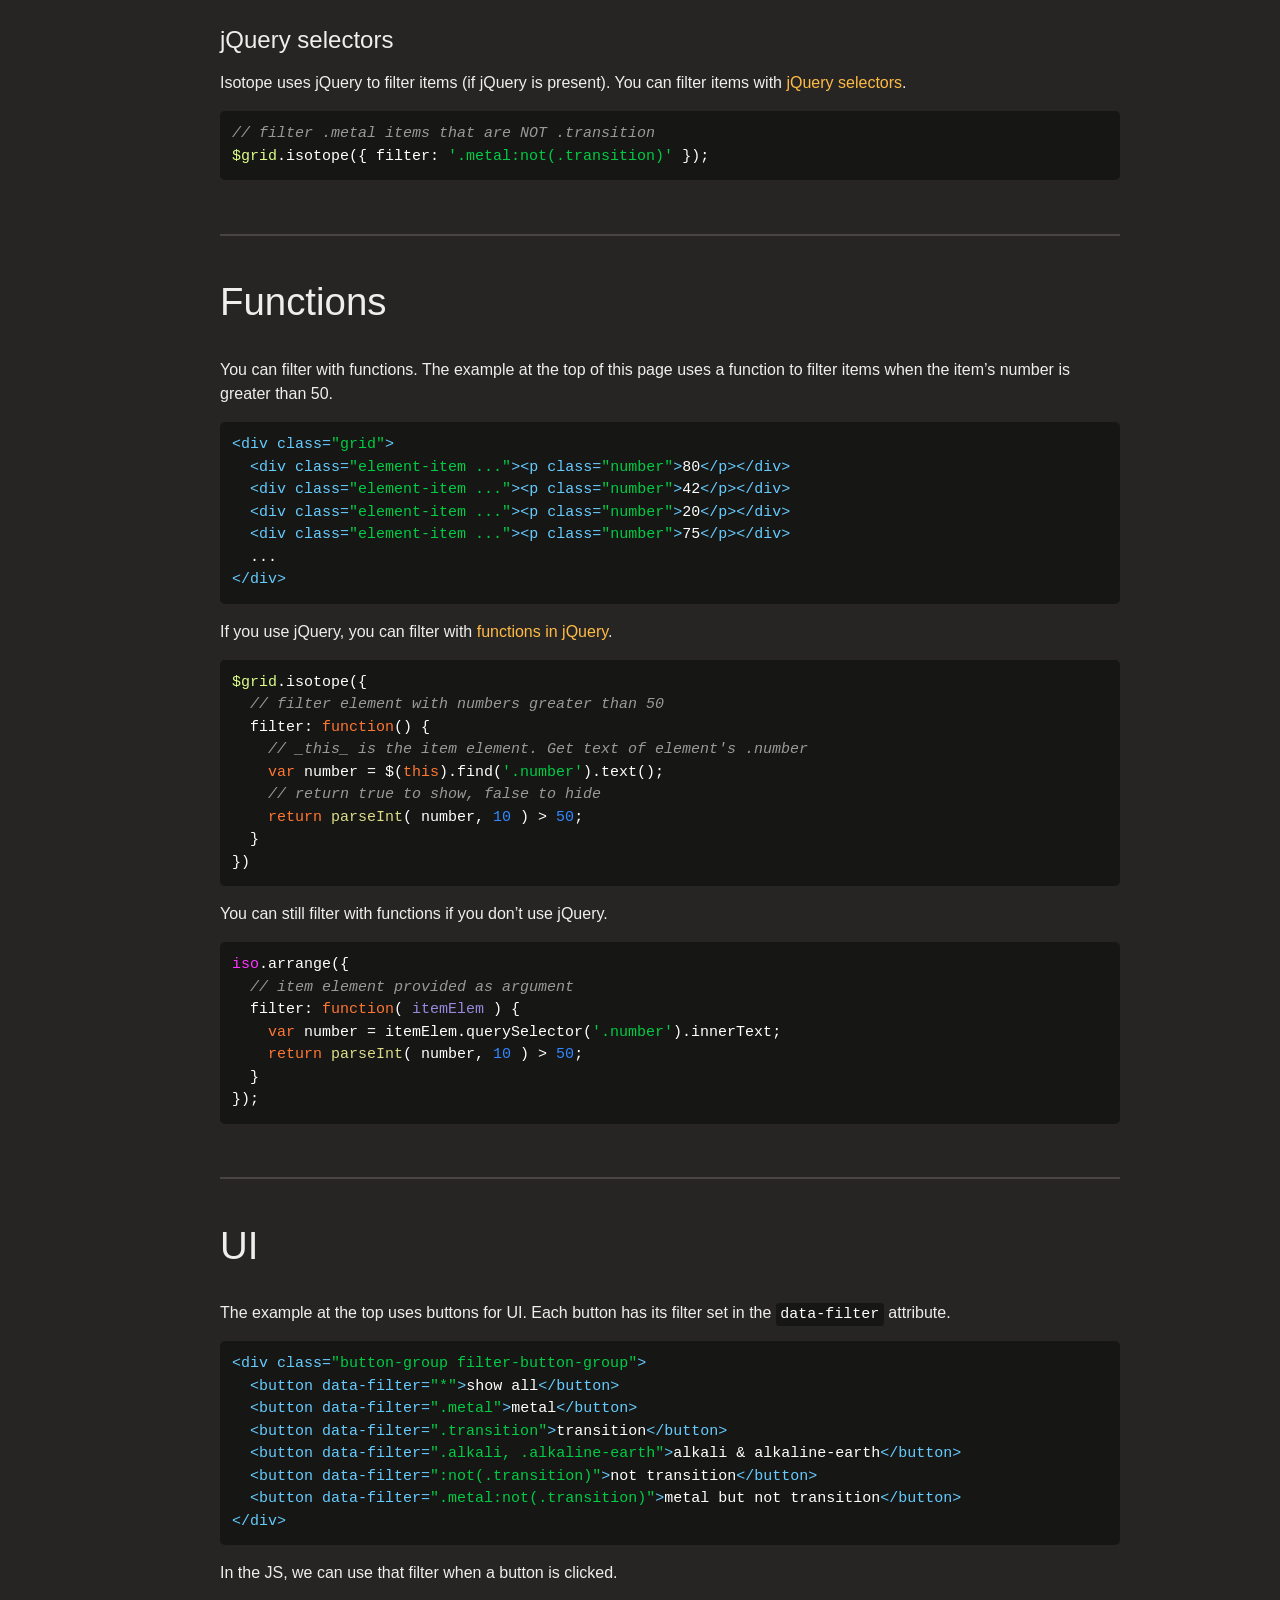
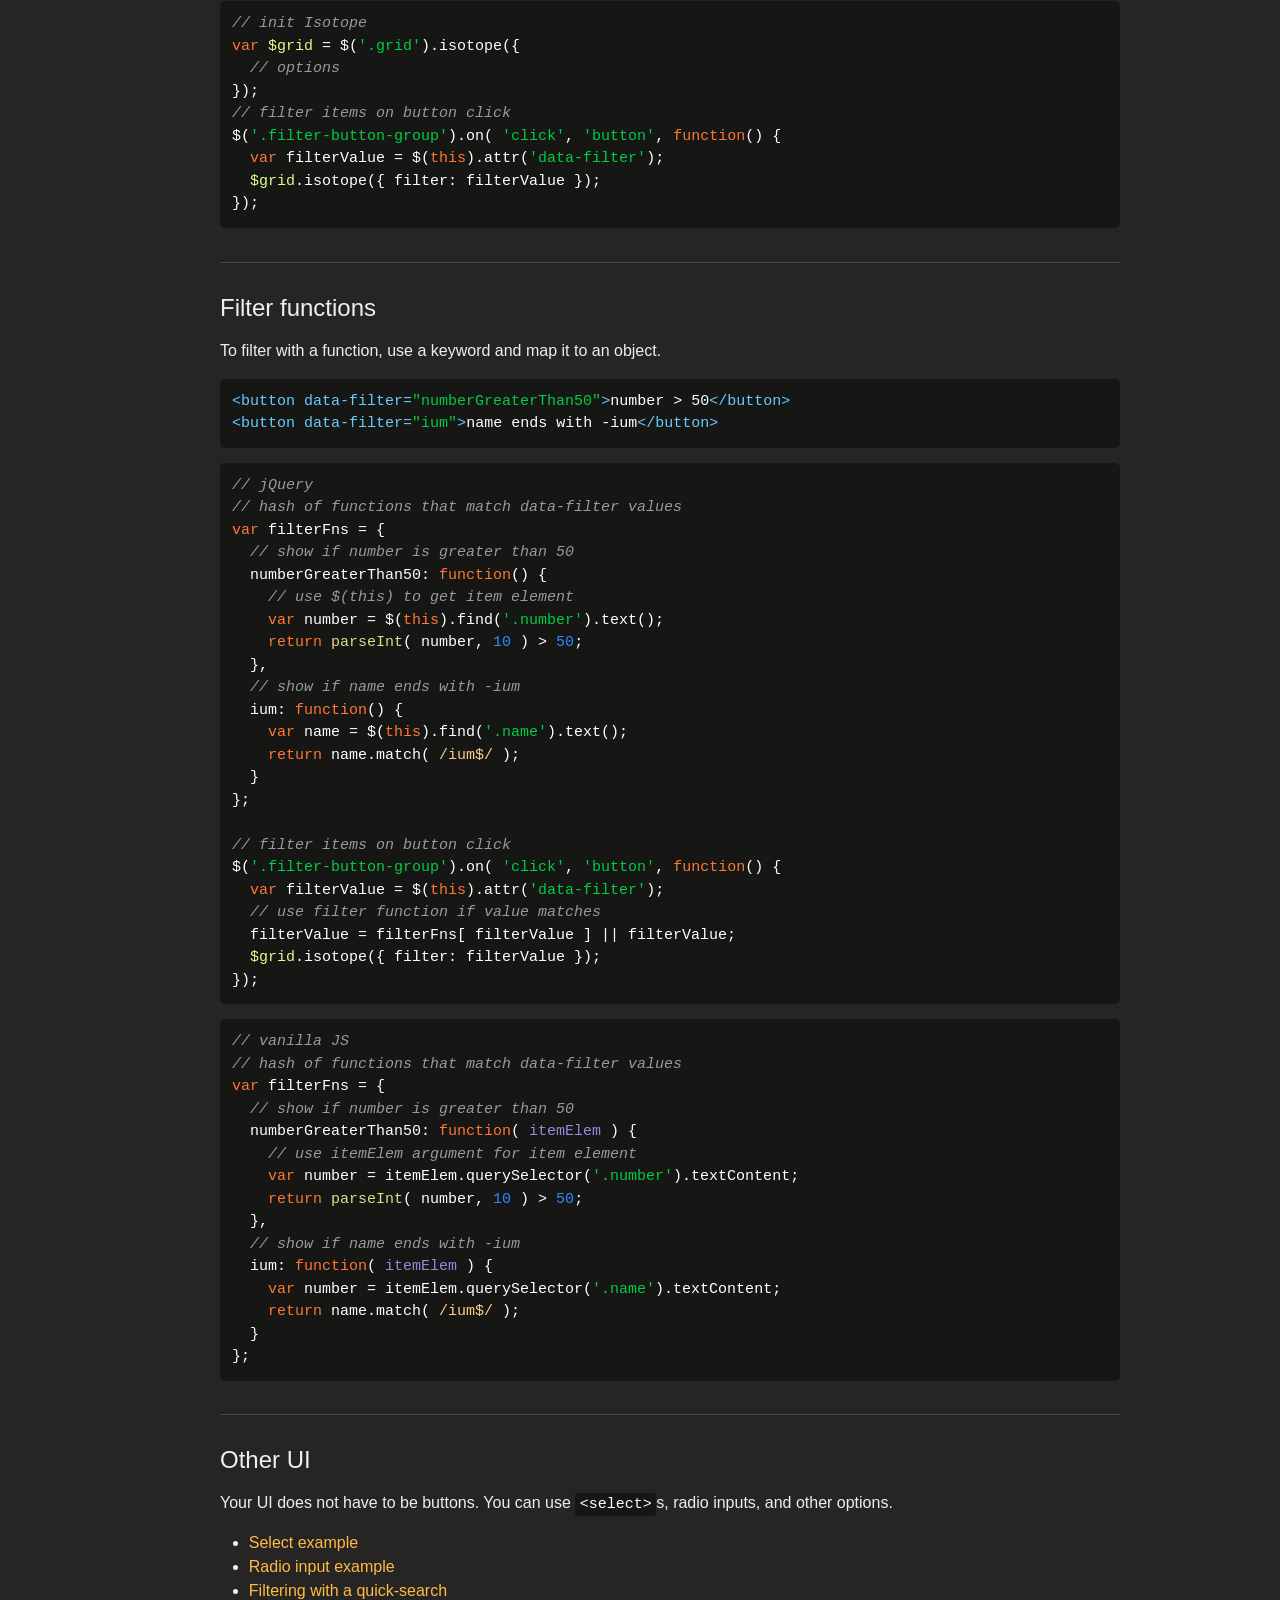
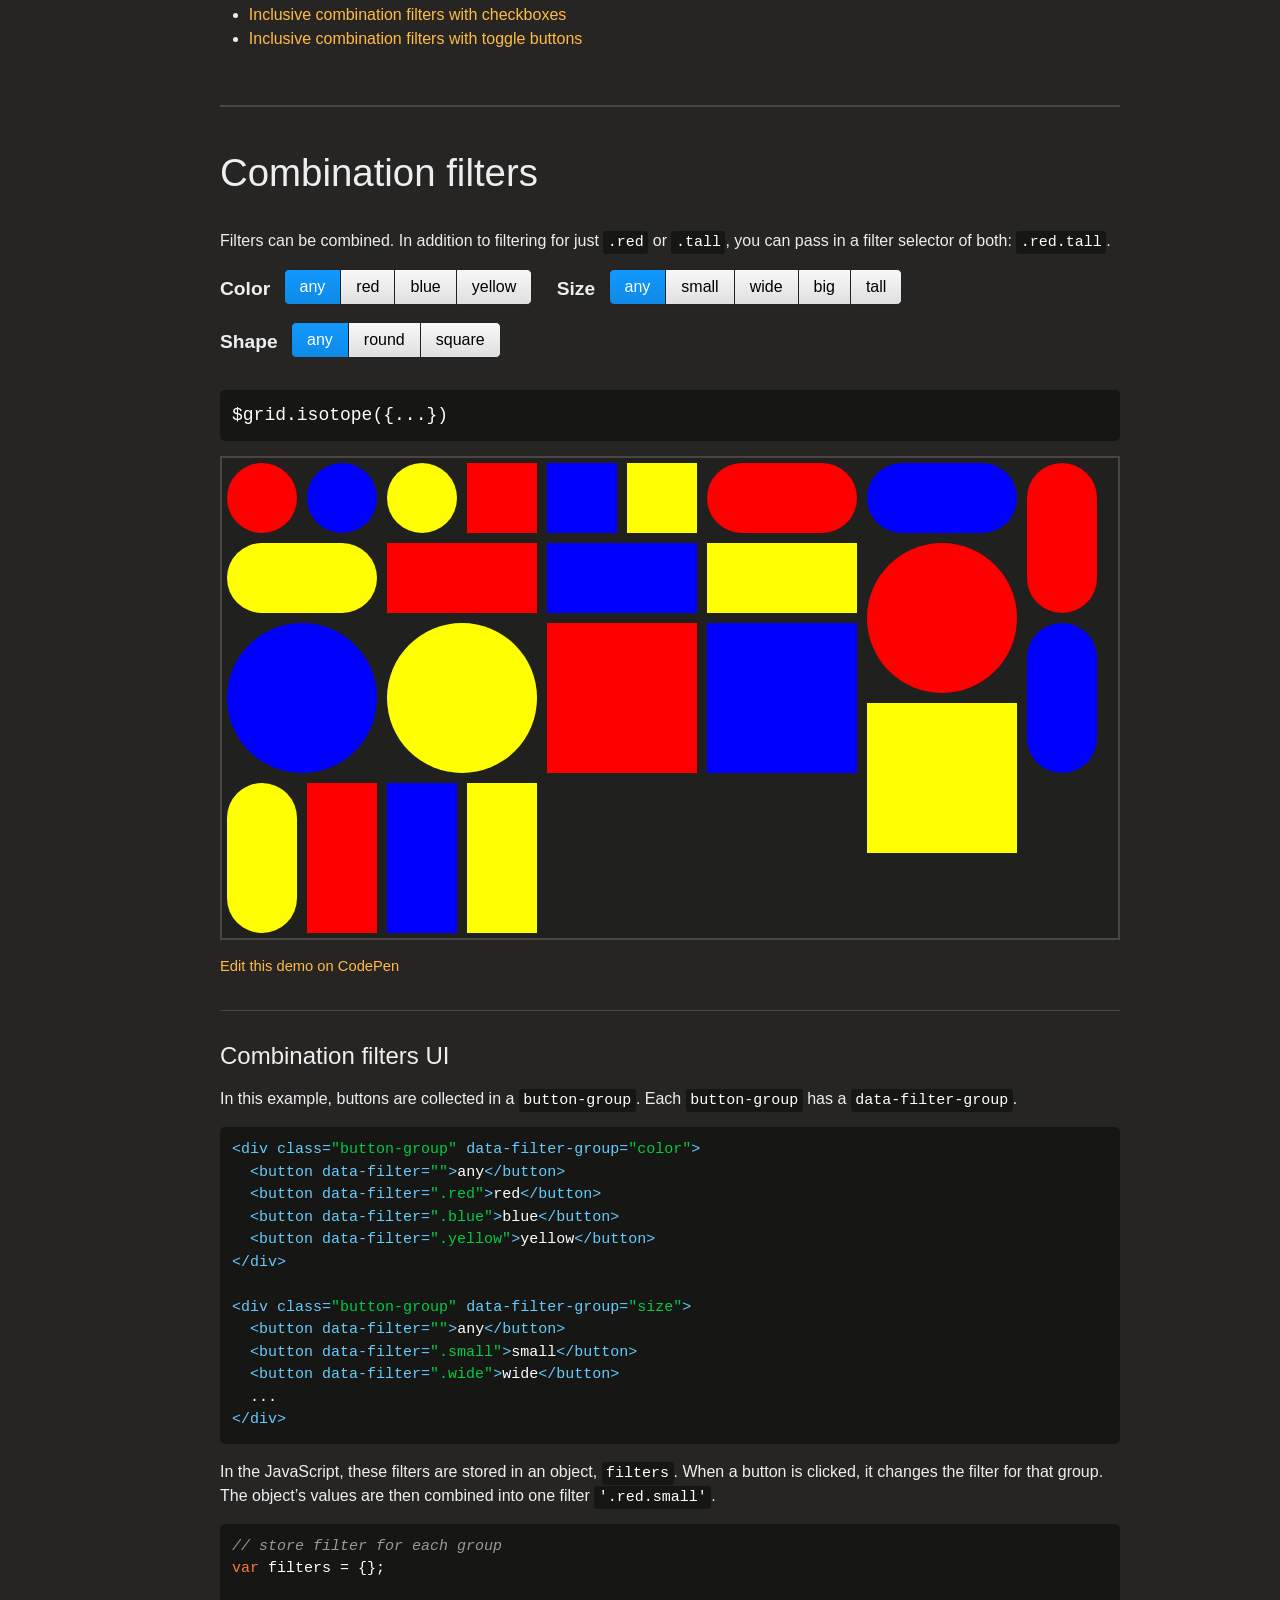
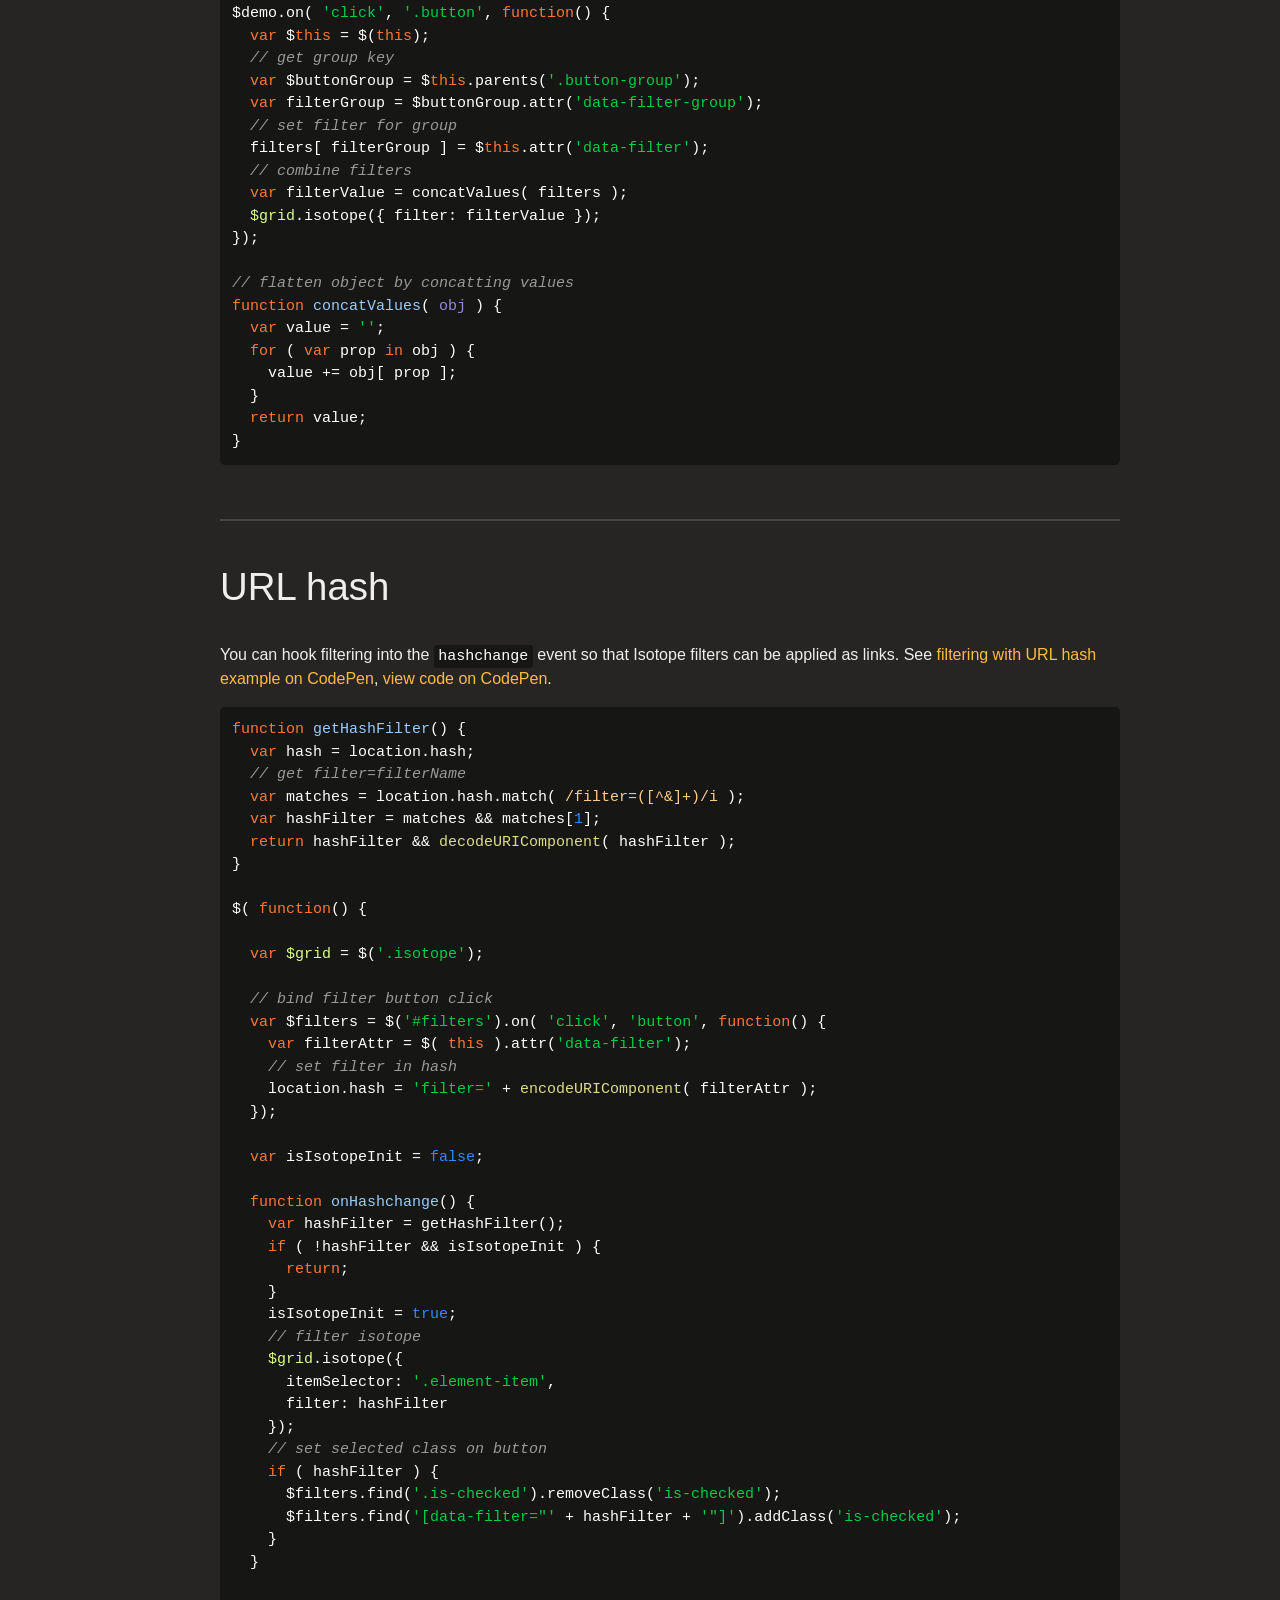
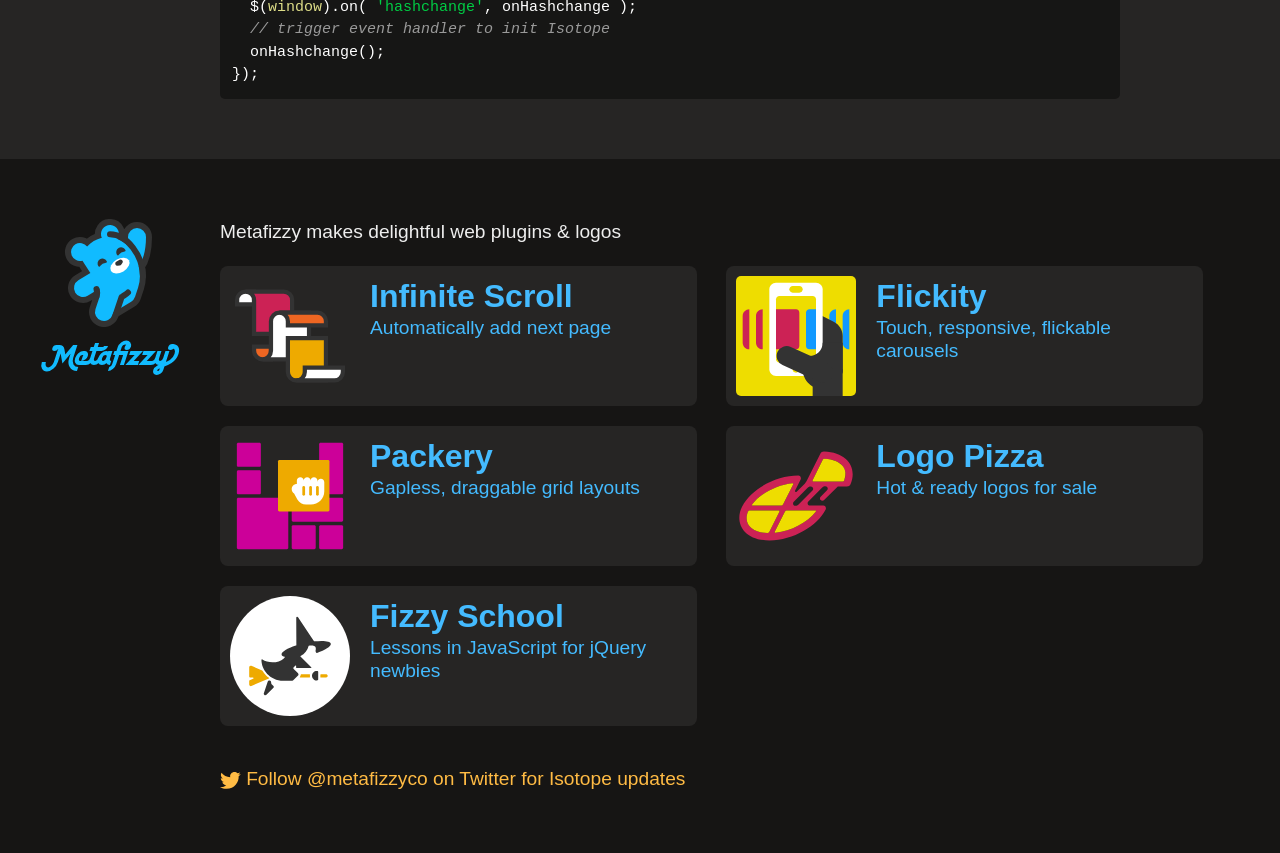
<file: vendor/isotope-docs/filtering.html>
<!doctype html>
<html class="export" lang="en">
<head>
  <meta charset="utf-8">
  <meta name="viewport" content="width=device-width">
  <meta name="description" content="Filter &amp; sort magical layouts">

  <title>Isotope &#xB7; Filtering</title>

    <!-- Isotope does not require any CSS files -->
    <link rel="stylesheet" href="css/isotope-docs.css?6" media="screen">

  <meta name="twitter:card" content="summary">
  <meta name="twitter:site" content="@metafizzyco">
  <meta name="twitter:url" content="https://isotope.metafizzy.co/filtering.html">
  <meta name="twitter:title" content="Isotope Filtering">
  <meta name="twitter:description" content="Filter &amp; sort magical layouts">

</head>
<body class="page--filtering">


  <div class="nav">
    <h1 class="nav__title"><a href=".">Isotope</a></h1>
  
    <ol class="site-nav">
      <li class="site-nav__item site-nav__item--filtering">
        <a class="site-nav__item__link" href="filtering.html">Filtering</a></li>
      <li class="site-nav__item site-nav__item--sorting">
        <a class="site-nav__item__link" href="sorting.html">Sorting</a></li>
      <li class="site-nav__item site-nav__item--layout ">
        <a class="site-nav__item__link" href="layout.html">Layout</a>
      </li>
      <li class="site-nav__item site-nav__item--layout-modes sub-nav-parent">
        <a class="site-nav__item__link" href="layout-modes.html">Layout modes</a>
        <ul class="sub-nav">
            <li class="sub-nav__item sub-nav__item--masonry">
              <a class="sub-nav__item__link" href="layout-modes/masonry.html">masonry</a></li>
            <li class="sub-nav__item sub-nav__item--fitrows">
              <a class="sub-nav__item__link" href="layout-modes/fitrows.html">fitRows</a></li>
            <li class="sub-nav__item sub-nav__item--vertical">
              <a class="sub-nav__item__link" href="layout-modes/vertical.html">vertical</a></li>
            <li class="sub-nav__item sub-nav__item--packery">
              <a class="sub-nav__item__link" href="layout-modes/packery.html">packery</a></li>
            <li class="sub-nav__item sub-nav__item--cellsbyrow">
              <a class="sub-nav__item__link" href="layout-modes/cellsbyrow.html">cellsByRow</a></li>
            <li class="sub-nav__item sub-nav__item--masonryhorizontal">
              <a class="sub-nav__item__link" href="layout-modes/masonryhorizontal.html">masonryHorizontal</a></li>
            <li class="sub-nav__item sub-nav__item--fitcolumns">
              <a class="sub-nav__item__link" href="layout-modes/fitcolumns.html">fitColumns</a></li>
            <li class="sub-nav__item sub-nav__item--cellsbycolumn">
              <a class="sub-nav__item__link" href="layout-modes/cellsbycolumn.html">cellsByColumn</a></li>
            <li class="sub-nav__item sub-nav__item--horiz">
              <a class="sub-nav__item__link" href="layout-modes/horiz.html">horiz</a></li>
        </ul>
      </li>
      <li class="site-nav__item site-nav__item--options">
        <a class="site-nav__item__link" href="options.html">Options</a></li>
      <li class="site-nav__item site-nav__item--methods">
        <a class="site-nav__item__link" href="methods.html">Methods</a></li>
      <li class="site-nav__item site-nav__item--events">
        <a class="site-nav__item__link" href="events.html">Events</a></li>
      <li class="site-nav__item site-nav__item--extras">
        <a class="site-nav__item__link" href="extras.html">Extras</a></li>
      <li class="site-nav__item site-nav__item--license">
        <a class="site-nav__item__link" href="license.html">License</a></li>
      <li class="site-nav__item site-nav__item--faq">
        <a class="site-nav__item__link" href="faq.html">FAQ</a></li>
    </ol>
  
    <ul class="page-nav" data-js="page-nav">
<li class="page-nav__item page-nav__item--h2"><a href="#selectors">Selectors</a></li>
<li class="page-nav__item page-nav__item--h3"><a href="#jquery-selectors">jQuery selectors</a></li>
<li class="page-nav__item page-nav__item--h2"><a href="#functions">Functions</a></li>
<li class="page-nav__item page-nav__item--h2"><a href="#ui">UI</a></li>
<li class="page-nav__item page-nav__item--h3"><a href="#filter-functions">Filter functions</a></li>
<li class="page-nav__item page-nav__item--h3"><a href="#other-ui">Other UI</a></li>
<li class="page-nav__item page-nav__item--h2"><a href="#combination-filters">Combination filters</a></li>
<li class="page-nav__item page-nav__item--h3"><a href="#combination-filters-ui">Combination filters UI</a></li>
<li class="page-nav__item page-nav__item--h2"><a href="#url-hash">URL hash</a></li>
</ul>
  </div>


  <div id="content" class="main">
    <div class="container">
        <h1>Filtering</h1>


<p>Isotope can hide and show item elements with the <code>filter</code> option. Items that match that filter will be shown. Items that do not match will be hidden.</p>

<div class="big-demo go-wide" data-js="filtering-demo">
  <div class="filter-button-group button-group js-radio-button-group">
    <button class="button is-checked" data-filter="*">show all</button>
    <button class="button" data-filter=".metal">metal</button>
    <button class="button" data-filter=".transition">transition</button>
    <button class="button" data-filter=".alkali, .alkaline-earth">alkali &amp; alkaline-earth</button>
    <button class="button" data-filter=":not(.transition)">not transition</button>
    <button class="button" data-filter=".metal:not(.transition)">metal but not transition</button>
    <button class="button" data-filter="numberGreaterThan50">number &gt; 50</button>
    <button class="button" data-filter="ium">name ends with &#x2013;ium</button>
  </div>

  <pre class="code-display"><code>$grid.isotope({...})</code></pre>

  <div class="grid">
      <div class="element-item transition metal " data-category="transition">
        <h5 class="name">Mercury</h5>
        <p class="symbol">Hg</p>
        <p class="number">80</p>
        <p class="weight">200.59</p>
      </div>
      <div class="element-item metalloid " data-category="metalloid">
        <h5 class="name">Tellurium</h5>
        <p class="symbol">Te</p>
        <p class="number">52</p>
        <p class="weight">127.6</p>
      </div>
      <div class="element-item post-transition metal " data-category="post-transition">
        <h5 class="name">Bismuth</h5>
        <p class="symbol">Bi</p>
        <p class="number">83</p>
        <p class="weight">208.980</p>
      </div>
      <div class="element-item post-transition metal " data-category="post-transition">
        <h5 class="name">Lead</h5>
        <p class="symbol">Pb</p>
        <p class="number">82</p>
        <p class="weight">207.2</p>
      </div>
      <div class="element-item transition metal " data-category="transition">
        <h5 class="name">Gold</h5>
        <p class="symbol">Au</p>
        <p class="number">79</p>
        <p class="weight">196.967</p>
      </div>
      <div class="element-item alkali metal " data-category="alkali">
        <h5 class="name">Potassium</h5>
        <p class="symbol">K</p>
        <p class="number">19</p>
        <p class="weight">39.0983</p>
      </div>
      <div class="element-item alkali metal " data-category="alkali">
        <h5 class="name">Sodium</h5>
        <p class="symbol">Na</p>
        <p class="number">11</p>
        <p class="weight">22.99</p>
      </div>
      <div class="element-item transition metal " data-category="transition">
        <h5 class="name">Cadmium</h5>
        <p class="symbol">Cd</p>
        <p class="number">48</p>
        <p class="weight">112.411</p>
      </div>
      <div class="element-item alkaline-earth metal " data-category="alkaline-earth">
        <h5 class="name">Calcium</h5>
        <p class="symbol">Ca</p>
        <p class="number">20</p>
        <p class="weight">40.078</p>
      </div>
      <div class="element-item transition metal " data-category="transition">
        <h5 class="name">Rhenium</h5>
        <p class="symbol">Re</p>
        <p class="number">75</p>
        <p class="weight">186.207</p>
      </div>
      <div class="element-item post-transition metal " data-category="post-transition">
        <h5 class="name">Thallium</h5>
        <p class="symbol">Tl</p>
        <p class="number">81</p>
        <p class="weight">204.383</p>
      </div>
      <div class="element-item metalloid " data-category="metalloid">
        <h5 class="name">Antimony</h5>
        <p class="symbol">Sb</p>
        <p class="number">51</p>
        <p class="weight">121.76</p>
      </div>
      <div class="element-item transition metal " data-category="transition">
        <h5 class="name">Cobalt</h5>
        <p class="symbol">Co</p>
        <p class="number">27</p>
        <p class="weight">58.933</p>
      </div>
      <div class="element-item lanthanoid metal inner-transition " data-category="lanthanoid">
        <h5 class="name">Ytterbium</h5>
        <p class="symbol">Yb</p>
        <p class="number">70</p>
        <p class="weight">173.054</p>
      </div>
      <div class="element-item noble-gas nonmetal " data-category="noble-gas">
        <h5 class="name">Argon</h5>
        <p class="symbol">Ar</p>
        <p class="number">18</p>
        <p class="weight">39.948</p>
      </div>
      <div class="element-item diatomic nonmetal " data-category="diatomic">
        <h5 class="name">Nitrogen</h5>
        <p class="symbol">N</p>
        <p class="number">7</p>
        <p class="weight">14.007</p>
      </div>
      <div class="element-item actinoid metal inner-transition " data-category="actinoid">
        <h5 class="name">Uranium</h5>
        <p class="symbol">U</p>
        <p class="number">92</p>
        <p class="weight">238.029</p>
      </div>
      <div class="element-item actinoid metal inner-transition " data-category="actinoid">
        <h5 class="name">Plutonium</h5>
        <p class="symbol">Pu</p>
        <p class="number">94</p>
        <p class="weight">(244)</p>
      </div>
  </div>

  <p class="edit-demo">
      <a href="https://codepen.io/desandro/pen/Ehgij">Edit this demo</a>
      or <a href="https://codepen.io/desandro/pen/BgcCD">vanilla JS demo</a> on CodePen
  </p>
</div>


<h2 id="selectors">Selectors</h2>

<p>The simplest way to filter items is with selectors, like classes. For example, each item element can have several identifying classes: <code>transition</code>, <code>metal</code>, <code>lanthanoid</code>, <code>alkali</code>, etc.</p>

<pre><code class="html"><span class="tag">&lt;<span class="name">div</span> <span class="attr">class</span>=<span class="string">&quot;grid&quot;</span>&gt;</span>
  <span class="tag">&lt;<span class="name">div</span> <span class="attr">class</span>=<span class="string">&quot;element-item transition metal&quot;</span>&gt;</span>...<span class="tag">&lt;/<span class="name">div</span>&gt;</span>
  <span class="tag">&lt;<span class="name">div</span> <span class="attr">class</span>=<span class="string">&quot;element-item post-transition metal&quot;</span>&gt;</span>...<span class="tag">&lt;/<span class="name">div</span>&gt;</span>
  <span class="tag">&lt;<span class="name">div</span> <span class="attr">class</span>=<span class="string">&quot;element-item alkali metal&quot;</span>&gt;</span>...<span class="tag">&lt;/<span class="name">div</span>&gt;</span>
  <span class="tag">&lt;<span class="name">div</span> <span class="attr">class</span>=<span class="string">&quot;element-item transition metal&quot;</span>&gt;</span>...<span class="tag">&lt;/<span class="name">div</span>&gt;</span>
  <span class="tag">&lt;<span class="name">div</span> <span class="attr">class</span>=<span class="string">&quot;element-item lanthanoid metal inner-transition&quot;</span>&gt;</span>...<span class="tag">&lt;/<span class="name">div</span>&gt;</span>
  <span class="tag">&lt;<span class="name">div</span> <span class="attr">class</span>=<span class="string">&quot;element-item halogen nonmetal&quot;</span>&gt;</span>...<span class="tag">&lt;/<span class="name">div</span>&gt;</span>
  <span class="tag">&lt;<span class="name">div</span> <span class="attr">class</span>=<span class="string">&quot;element-item alkaline-earth metal&quot;</span>&gt;</span>...<span class="tag">&lt;/<span class="name">div</span>&gt;</span>
  ...
<span class="tag">&lt;/<span class="name">div</span>&gt;</span>
</code></pre>

<p>Set a selector with the <code>filter</code> option. Items that match the selector will be shown. Items that do not match will be hidden. </p>

<pre><code class="js"><span class="comment">// filter .metal items</span>
<span class="jquery_var">$grid</span>.isotope({ <span class="attr">filter</span>: <span class="string">&apos;.metal&apos;</span> });

<span class="comment">// filter .alkali OR .alkaline-earth items</span>
<span class="jquery_var">$grid</span>.isotope({ <span class="attr">filter</span>: <span class="string">&apos;.alkali, .alkaline-earth&apos;</span> });

<span class="comment">// filter .metal AND .transition items</span>
<span class="jquery_var">$grid</span>.isotope({ <span class="attr">filter</span>: <span class="string">&apos;.metal.transition&apos;</span> });

<span class="comment">// show all items</span>
<span class="jquery_var">$grid</span>.isotope({ <span class="attr">filter</span>: <span class="string">&apos;*&apos;</span> });

</code></pre>


<h3 id="jquery-selectors">jQuery selectors</h3>

<p>Isotope uses jQuery to filter items (if jQuery is present). You can filter items with <a href="https://api.jquery.com/category/selectors/">jQuery selectors</a>.</p>

<pre><code class="js"><span class="comment">// filter .metal items that are NOT .transition</span>
<span class="jquery_var">$grid</span>.isotope({ <span class="attr">filter</span>: <span class="string">&apos;.metal:not(.transition)&apos;</span> });
</code></pre>


<h2 id="functions">Functions</h2>

<p>You can filter with functions. The example at the top of this page uses a function to filter items when the item&#x2019;s number is greater than 50.</p>

<pre><code class="html"><span class="tag">&lt;<span class="name">div</span> <span class="attr">class</span>=<span class="string">&quot;grid&quot;</span>&gt;</span>
  <span class="tag">&lt;<span class="name">div</span> <span class="attr">class</span>=<span class="string">&quot;element-item ...&quot;</span>&gt;</span><span class="tag">&lt;<span class="name">p</span> <span class="attr">class</span>=<span class="string">&quot;number&quot;</span>&gt;</span>80<span class="tag">&lt;/<span class="name">p</span>&gt;</span><span class="tag">&lt;/<span class="name">div</span>&gt;</span>
  <span class="tag">&lt;<span class="name">div</span> <span class="attr">class</span>=<span class="string">&quot;element-item ...&quot;</span>&gt;</span><span class="tag">&lt;<span class="name">p</span> <span class="attr">class</span>=<span class="string">&quot;number&quot;</span>&gt;</span>42<span class="tag">&lt;/<span class="name">p</span>&gt;</span><span class="tag">&lt;/<span class="name">div</span>&gt;</span>
  <span class="tag">&lt;<span class="name">div</span> <span class="attr">class</span>=<span class="string">&quot;element-item ...&quot;</span>&gt;</span><span class="tag">&lt;<span class="name">p</span> <span class="attr">class</span>=<span class="string">&quot;number&quot;</span>&gt;</span>20<span class="tag">&lt;/<span class="name">p</span>&gt;</span><span class="tag">&lt;/<span class="name">div</span>&gt;</span>
  <span class="tag">&lt;<span class="name">div</span> <span class="attr">class</span>=<span class="string">&quot;element-item ...&quot;</span>&gt;</span><span class="tag">&lt;<span class="name">p</span> <span class="attr">class</span>=<span class="string">&quot;number&quot;</span>&gt;</span>75<span class="tag">&lt;/<span class="name">p</span>&gt;</span><span class="tag">&lt;/<span class="name">div</span>&gt;</span>
  ...
<span class="tag">&lt;/<span class="name">div</span>&gt;</span>
</code></pre>

<p>If you use jQuery, you can filter with <a href="https://api.jquery.com/is/#is-functionindex">functions in jQuery</a>.</p>

<pre><code class="js"><span class="jquery_var">$grid</span>.isotope({
  <span class="comment">// filter element with numbers greater than 50</span>
  filter: <span class="function"><span class="keyword">function</span>(<span class="params"></span>) </span>{
    <span class="comment">// _this_ is the item element. Get text of element&apos;s .number</span>
    <span class="keyword">var</span> number = $(<span class="keyword">this</span>).find(<span class="string">&apos;.number&apos;</span>).text();
    <span class="comment">// return true to show, false to hide</span>
    <span class="keyword">return</span> <span class="built_in">parseInt</span>( number, <span class="number">10</span> ) &gt; <span class="number">50</span>;
  }
})
</code></pre>

<p>You can still filter with functions if you don&#x2019;t use jQuery.</p>

<pre><code class="js"><span class="isotope_var">iso</span>.arrange({
  <span class="comment">// item element provided as argument</span>
  filter: <span class="function"><span class="keyword">function</span>(<span class="params"> itemElem </span>) </span>{
    <span class="keyword">var</span> number = itemElem.querySelector(<span class="string">&apos;.number&apos;</span>).innerText;
    <span class="keyword">return</span> <span class="built_in">parseInt</span>( number, <span class="number">10</span> ) &gt; <span class="number">50</span>;
  }
});
</code></pre>


<h2 id="ui">UI</h2>

<p>The example at the top uses buttons for UI. Each button has its filter set in the <code>data-filter</code> attribute.</p>

<pre><code class="html"><span class="tag">&lt;<span class="name">div</span> <span class="attr">class</span>=<span class="string">&quot;button-group filter-button-group&quot;</span>&gt;</span>
  <span class="tag">&lt;<span class="name">button</span> <span class="attr">data-filter</span>=<span class="string">&quot;*&quot;</span>&gt;</span>show all<span class="tag">&lt;/<span class="name">button</span>&gt;</span>
  <span class="tag">&lt;<span class="name">button</span> <span class="attr">data-filter</span>=<span class="string">&quot;.metal&quot;</span>&gt;</span>metal<span class="tag">&lt;/<span class="name">button</span>&gt;</span>
  <span class="tag">&lt;<span class="name">button</span> <span class="attr">data-filter</span>=<span class="string">&quot;.transition&quot;</span>&gt;</span>transition<span class="tag">&lt;/<span class="name">button</span>&gt;</span>
  <span class="tag">&lt;<span class="name">button</span> <span class="attr">data-filter</span>=<span class="string">&quot;.alkali, .alkaline-earth&quot;</span>&gt;</span>alkali &amp; alkaline-earth<span class="tag">&lt;/<span class="name">button</span>&gt;</span>
  <span class="tag">&lt;<span class="name">button</span> <span class="attr">data-filter</span>=<span class="string">&quot;:not(.transition)&quot;</span>&gt;</span>not transition<span class="tag">&lt;/<span class="name">button</span>&gt;</span>
  <span class="tag">&lt;<span class="name">button</span> <span class="attr">data-filter</span>=<span class="string">&quot;.metal:not(.transition)&quot;</span>&gt;</span>metal but not transition<span class="tag">&lt;/<span class="name">button</span>&gt;</span>
<span class="tag">&lt;/<span class="name">div</span>&gt;</span>
</code></pre>

<p>In the JS, we can use that filter when a button is clicked.</p>

<pre><code class="js"><span class="comment">// init Isotope</span>
<span class="keyword">var</span> <span class="jquery_var">$grid</span> = $(<span class="string">&apos;.grid&apos;</span>).isotope({
  <span class="comment">// options</span>
});
<span class="comment">// filter items on button click</span>
$(<span class="string">&apos;.filter-button-group&apos;</span>).on( <span class="string">&apos;click&apos;</span>, <span class="string">&apos;button&apos;</span>, <span class="function"><span class="keyword">function</span>(<span class="params"></span>) </span>{
  <span class="keyword">var</span> filterValue = $(<span class="keyword">this</span>).attr(<span class="string">&apos;data-filter&apos;</span>);
  <span class="jquery_var">$grid</span>.isotope({ <span class="attr">filter</span>: filterValue });
});
</code></pre>

<h3 id="filter-functions">Filter functions</h3>

<p>To filter with a function, use a keyword and map it to an object.</p>

<pre><code class="html"><span class="tag">&lt;<span class="name">button</span> <span class="attr">data-filter</span>=<span class="string">&quot;numberGreaterThan50&quot;</span>&gt;</span>number &gt; 50<span class="tag">&lt;/<span class="name">button</span>&gt;</span>
<span class="tag">&lt;<span class="name">button</span> <span class="attr">data-filter</span>=<span class="string">&quot;ium&quot;</span>&gt;</span>name ends with -ium<span class="tag">&lt;/<span class="name">button</span>&gt;</span>
</code></pre>

<pre><code class="js"><span class="comment">// jQuery</span>
<span class="comment">// hash of functions that match data-filter values</span>
<span class="keyword">var</span> filterFns = {
  <span class="comment">// show if number is greater than 50</span>
  numberGreaterThan50: <span class="function"><span class="keyword">function</span>(<span class="params"></span>) </span>{
    <span class="comment">// use $(this) to get item element</span>
    <span class="keyword">var</span> number = $(<span class="keyword">this</span>).find(<span class="string">&apos;.number&apos;</span>).text();
    <span class="keyword">return</span> <span class="built_in">parseInt</span>( number, <span class="number">10</span> ) &gt; <span class="number">50</span>;
  },
  <span class="comment">// show if name ends with -ium</span>
  ium: <span class="function"><span class="keyword">function</span>(<span class="params"></span>) </span>{
    <span class="keyword">var</span> name = $(<span class="keyword">this</span>).find(<span class="string">&apos;.name&apos;</span>).text();
    <span class="keyword">return</span> name.match( <span class="regexp">/ium$/</span> );
  }
};

<span class="comment">// filter items on button click</span>
$(<span class="string">&apos;.filter-button-group&apos;</span>).on( <span class="string">&apos;click&apos;</span>, <span class="string">&apos;button&apos;</span>, <span class="function"><span class="keyword">function</span>(<span class="params"></span>) </span>{
  <span class="keyword">var</span> filterValue = $(<span class="keyword">this</span>).attr(<span class="string">&apos;data-filter&apos;</span>);
  <span class="comment">// use filter function if value matches</span>
  filterValue = filterFns[ filterValue ] || filterValue;
  <span class="jquery_var">$grid</span>.isotope({ <span class="attr">filter</span>: filterValue });
});
</code></pre>

<pre><code class="js"><span class="comment">// vanilla JS</span>
<span class="comment">// hash of functions that match data-filter values</span>
<span class="keyword">var</span> filterFns = {
  <span class="comment">// show if number is greater than 50</span>
  numberGreaterThan50: <span class="function"><span class="keyword">function</span>(<span class="params"> itemElem </span>) </span>{
    <span class="comment">// use itemElem argument for item element</span>
    <span class="keyword">var</span> number = itemElem.querySelector(<span class="string">&apos;.number&apos;</span>).textContent;
    <span class="keyword">return</span> <span class="built_in">parseInt</span>( number, <span class="number">10</span> ) &gt; <span class="number">50</span>;
  },
  <span class="comment">// show if name ends with -ium</span>
  ium: <span class="function"><span class="keyword">function</span>(<span class="params"> itemElem </span>) </span>{
    <span class="keyword">var</span> number = itemElem.querySelector(<span class="string">&apos;.name&apos;</span>).textContent;
    <span class="keyword">return</span> name.match( <span class="regexp">/ium$/</span> );
  }
};
</code></pre>

<h3 id="other-ui">Other UI</h3>

<p>Your UI does not have to be buttons. You can use <code>&lt;select&gt;</code>s, radio inputs,  and other options.</p>

<ul>
  <li><a href="https://codepen.io/desandro/pen/jubmr">Select example</a></li>
  <li><a href="https://codepen.io/desandro/pen/qlwyL">Radio input example</a></li>
  <li><a href="https://codepen.io/desandro/pen/wfaGu">Filtering with a quick-search</a></li>
  <li><a href="https://codepen.io/desandro/pen/JGKyrY">Inclusive combination filters with checkboxes</a></li>
  <li><a href="https://codepen.io/desandro/pen/zrMXQv">Inclusive combination filters with toggle buttons</a></li>
</ul>


<h2 id="combination-filters">Combination filters</h2>

<p>Filters can be combined. In addition to filtering for just <code>.red</code> or <code>.tall</code>, you can pass in a filter selector of both: <code>.red.tall</code>.</p>

<div class="big-demo" data-js="combination-filters">

  <div class="ui-group">
    <p class="ui-group__title">Color</p>
    <div class="button-group js-radio-button-group" data-filter-group="color">
      <button class="button is-checked" data-filter="">any</button>
        <button class="button" data-filter=".red">red</button>
        <button class="button" data-filter=".blue">blue</button>
        <button class="button" data-filter=".yellow">yellow</button>
    </div>
  </div>

  <div class="ui-group">
    <p class="ui-group__title">Size</p>
    <div class="button-group js-radio-button-group" data-filter-group="size">
      <button class="button is-checked" data-filter="">any</button>
        <button class="button" data-filter=".small">small</button>
        <button class="button" data-filter=".wide">wide</button>
        <button class="button" data-filter=".big">big</button>
        <button class="button" data-filter=".tall">tall</button>
    </div>
  </div>

  <div class="ui-group">
    <p class="ui-group__title">Shape</p>
    <div class="button-group js-radio-button-group" data-filter-group="shape">
      <button class="button is-checked" data-filter="">any</button>
        <button class="button" data-filter=".round">round</button>
        <button class="button" data-filter=".square">square</button>
    </div>
  </div>

  <pre class="code-display"><code>$grid.isotope({...})</code></pre>

  <div class="grid">
            <div class="color-shape small round red"></div>
            <div class="color-shape small round blue"></div>
            <div class="color-shape small round yellow"></div>
            <div class="color-shape small square red"></div>
            <div class="color-shape small square blue"></div>
            <div class="color-shape small square yellow"></div>
            <div class="color-shape wide round red"></div>
            <div class="color-shape wide round blue"></div>
            <div class="color-shape wide round yellow"></div>
            <div class="color-shape wide square red"></div>
            <div class="color-shape wide square blue"></div>
            <div class="color-shape wide square yellow"></div>
            <div class="color-shape big round red"></div>
            <div class="color-shape big round blue"></div>
            <div class="color-shape big round yellow"></div>
            <div class="color-shape big square red"></div>
            <div class="color-shape big square blue"></div>
            <div class="color-shape big square yellow"></div>
            <div class="color-shape tall round red"></div>
            <div class="color-shape tall round blue"></div>
            <div class="color-shape tall round yellow"></div>
            <div class="color-shape tall square red"></div>
            <div class="color-shape tall square blue"></div>
            <div class="color-shape tall square yellow"></div>
  </div>

  <p class="edit-demo">
      <a href="https://codepen.io/desandro/pen/JEojz">Edit this demo on CodePen</a>
  </p>
</div>

<h3 id="combination-filters-ui">Combination filters UI</h3>

<p>In this example, buttons are collected in a <code>button-group</code>. Each <code>button-group</code> has a <code>data-filter-group</code>.</p>

<pre><code class="html"><span class="tag">&lt;<span class="name">div</span> <span class="attr">class</span>=<span class="string">&quot;button-group&quot;</span> <span class="attr">data-filter-group</span>=<span class="string">&quot;color&quot;</span>&gt;</span>
  <span class="tag">&lt;<span class="name">button</span> <span class="attr">data-filter</span>=<span class="string">&quot;&quot;</span>&gt;</span>any<span class="tag">&lt;/<span class="name">button</span>&gt;</span>
  <span class="tag">&lt;<span class="name">button</span> <span class="attr">data-filter</span>=<span class="string">&quot;.red&quot;</span>&gt;</span>red<span class="tag">&lt;/<span class="name">button</span>&gt;</span>
  <span class="tag">&lt;<span class="name">button</span> <span class="attr">data-filter</span>=<span class="string">&quot;.blue&quot;</span>&gt;</span>blue<span class="tag">&lt;/<span class="name">button</span>&gt;</span>
  <span class="tag">&lt;<span class="name">button</span> <span class="attr">data-filter</span>=<span class="string">&quot;.yellow&quot;</span>&gt;</span>yellow<span class="tag">&lt;/<span class="name">button</span>&gt;</span>
<span class="tag">&lt;/<span class="name">div</span>&gt;</span>

<span class="tag">&lt;<span class="name">div</span> <span class="attr">class</span>=<span class="string">&quot;button-group&quot;</span> <span class="attr">data-filter-group</span>=<span class="string">&quot;size&quot;</span>&gt;</span>
  <span class="tag">&lt;<span class="name">button</span> <span class="attr">data-filter</span>=<span class="string">&quot;&quot;</span>&gt;</span>any<span class="tag">&lt;/<span class="name">button</span>&gt;</span>
  <span class="tag">&lt;<span class="name">button</span> <span class="attr">data-filter</span>=<span class="string">&quot;.small&quot;</span>&gt;</span>small<span class="tag">&lt;/<span class="name">button</span>&gt;</span>
  <span class="tag">&lt;<span class="name">button</span> <span class="attr">data-filter</span>=<span class="string">&quot;.wide&quot;</span>&gt;</span>wide<span class="tag">&lt;/<span class="name">button</span>&gt;</span>
  ...
<span class="tag">&lt;/<span class="name">div</span>&gt;</span>
</code></pre>

<p>In the JavaScript, these filters are stored in an object, <code>filters</code>. When a button is clicked, it changes the filter for that group. The object&#x2019;s values are then combined into one filter <code>&apos;.red.small&apos;</code>.</p>

<pre><code class="js"><span class="comment">// store filter for each group</span>
<span class="keyword">var</span> filters = {};

$demo.on( <span class="string">&apos;click&apos;</span>, <span class="string">&apos;.button&apos;</span>, <span class="function"><span class="keyword">function</span>(<span class="params"></span>) </span>{
  <span class="keyword">var</span> $<span class="keyword">this</span> = $(<span class="keyword">this</span>);
  <span class="comment">// get group key</span>
  <span class="keyword">var</span> $buttonGroup = $<span class="keyword">this</span>.parents(<span class="string">&apos;.button-group&apos;</span>);
  <span class="keyword">var</span> filterGroup = $buttonGroup.attr(<span class="string">&apos;data-filter-group&apos;</span>);
  <span class="comment">// set filter for group</span>
  filters[ filterGroup ] = $<span class="keyword">this</span>.attr(<span class="string">&apos;data-filter&apos;</span>);
  <span class="comment">// combine filters</span>
  <span class="keyword">var</span> filterValue = concatValues( filters );
  <span class="jquery_var">$grid</span>.isotope({ <span class="attr">filter</span>: filterValue });
});

<span class="comment">// flatten object by concatting values</span>
<span class="function"><span class="keyword">function</span> <span class="title">concatValues</span>(<span class="params"> obj </span>) </span>{
  <span class="keyword">var</span> value = <span class="string">&apos;&apos;</span>;
  <span class="keyword">for</span> ( <span class="keyword">var</span> prop <span class="keyword">in</span> obj ) {
    value += obj[ prop ];
  }
  <span class="keyword">return</span> value;
}
</code></pre>

<h2 id="url-hash">URL hash</h2>

<p>You can hook filtering into the <code>hashchange</code> event so that Isotope filters can be applied as links. See <a href="https://s.codepen.io/desandro/debug/vErxXj#filter=%3Anot(.transition)">filtering with URL hash example on CodePen</a>, <a href="https://codepen.io/desandro/pen/vErxXj">view code on CodePen</a>.</p>

<pre><code class="js"><span class="function"><span class="keyword">function</span> <span class="title">getHashFilter</span>(<span class="params"></span>) </span>{
  <span class="keyword">var</span> hash = location.hash;
  <span class="comment">// get filter=filterName</span>
  <span class="keyword">var</span> matches = location.hash.match( <span class="regexp">/filter=([^&amp;]+)/i</span> );
  <span class="keyword">var</span> hashFilter = matches &amp;&amp; matches[<span class="number">1</span>];
  <span class="keyword">return</span> hashFilter &amp;&amp; <span class="built_in">decodeURIComponent</span>( hashFilter );
}

$( <span class="function"><span class="keyword">function</span>(<span class="params"></span>) </span>{

  <span class="keyword">var</span> <span class="jquery_var">$grid</span> = $(<span class="string">&apos;.isotope&apos;</span>);

  <span class="comment">// bind filter button click</span>
  <span class="keyword">var</span> $filters = $(<span class="string">&apos;#filters&apos;</span>).on( <span class="string">&apos;click&apos;</span>, <span class="string">&apos;button&apos;</span>, <span class="function"><span class="keyword">function</span>(<span class="params"></span>) </span>{
    <span class="keyword">var</span> filterAttr = $( <span class="keyword">this</span> ).attr(<span class="string">&apos;data-filter&apos;</span>);
    <span class="comment">// set filter in hash</span>
    location.hash = <span class="string">&apos;filter=&apos;</span> + <span class="built_in">encodeURIComponent</span>( filterAttr );
  });

  <span class="keyword">var</span> isIsotopeInit = <span class="literal">false</span>;

  <span class="function"><span class="keyword">function</span> <span class="title">onHashchange</span>(<span class="params"></span>) </span>{
    <span class="keyword">var</span> hashFilter = getHashFilter();
    <span class="keyword">if</span> ( !hashFilter &amp;&amp; isIsotopeInit ) {
      <span class="keyword">return</span>;
    }
    isIsotopeInit = <span class="literal">true</span>;
    <span class="comment">// filter isotope</span>
    <span class="jquery_var">$grid</span>.isotope({
      <span class="attr">itemSelector</span>: <span class="string">&apos;.element-item&apos;</span>,
      <span class="attr">filter</span>: hashFilter
    });
    <span class="comment">// set selected class on button</span>
    <span class="keyword">if</span> ( hashFilter ) {
      $filters.find(<span class="string">&apos;.is-checked&apos;</span>).removeClass(<span class="string">&apos;is-checked&apos;</span>);
      $filters.find(<span class="string">&apos;[data-filter=&quot;&apos;</span> + hashFilter + <span class="string">&apos;&quot;]&apos;</span>).addClass(<span class="string">&apos;is-checked&apos;</span>);
    }
  }

  $(<span class="built_in">window</span>).on( <span class="string">&apos;hashchange&apos;</span>, onHashchange );
  <span class="comment">// trigger event handler to init Isotope</span>
  onHashchange();
});
</code></pre>
    </div>
  </div>

  <footer class="site-footer">
  
    <div class="container">
  
      <p class="site-footer__copy">Metafizzy makes delightful web plugins &amp; logos</p>
  
      <div class="showcase">
      
        <ul class="showcase-item-list">
      
            <li class="showcase-item">
              <a class="showcase-item__link" href="https://infinite-scroll.com">
                <div class="showcase-item__image">
                    <svg class="infinite-scroll-illo" xmlns="http://www.w3.org/2000/svg" viewbox="0 0 520 520" width="200" height="200">
                      <path class="infinite-scroll-illo__page infinite-scroll-illo__page--back" d="M90,110H10V90c0-22,18-40,40-40h40V110z"/>
                      <path class="infinite-scroll-illo__page infinite-scroll-illo__page--front1" d="M270,90L270,90c0-22-18-40-40-40h0H50h0c22,0,40,18,40,40v0v0v160h180V90z"/>
                      <path class="infinite-scroll-illo__page infinite-scroll-illo__page--front2" d="M170,330v-20H90v20v0c0,22,18,40,40,40h0h40V330z"/>
                      <path class="infinite-scroll-illo__page infinite-scroll-illo__page--back" d="M350,150H210c-22,0-40,18-40,40v140v0c0,22-18,40-40,40h0h220V150z"/>
                      <path class="infinite-scroll-illo__page infinite-scroll-illo__page--front3" d="M430,470V270H250v160c0,22,18,40,40,40H430z"/>
                      <path class="infinite-scroll-illo__page infinite-scroll-illo__page--front2" d="M250,190v20h180v-20c0-22-18-40-40-40H210h0C232,150,250,168,250,190L250,190z"/>
                      <path class="infinite-scroll-illo__page infinite-scroll-illo__page--back" d="M330,410v20v0c0,22-18,40-40,40h0h180c22,0,40-18,40-40v-20H330z"/>
                    </svg>
                </div>
                <div class="showcase-item__text">
                  <h3 class="showcase-item__title">Infinite Scroll</h3>
                  <p class="showcase-item__description">Automatically add next page</p>
                </div>
              </a>
            </li>
      
            <li class="showcase-item">
              <a class="showcase-item__link" href="https://flickity.metafizzy.co">
                <div class="showcase-item__image">
                    <svg class="flickity-illo" xmlns="http://www.w3.org/2000/svg" viewbox="0 0 360 360" width="100" height="100">
                      <path class="flickity-illo__color1" fill="#19F" d="M300 220L300 220c-11 0-20-9-20-20v-80c0-11 9-20 20-20h0V220z"/>
                      <path class="flickity-illo__color1" fill="#19F" d="M340 220L340 220c-11 0-20-9-20-20v-80c0-11 9-20 20-20h0V220z"/>
                      <path class="flickity-illo__color2" fill="#333" d="M320 290V180c0-18-10-35-27-43L240 110v180H320z"/>
                      <path class="flickity-illo__color3" fill="white" d="M240 300H120c-11 0-20-9-20-20V40c0-11 9-20 20-20h120c11 0 20 9 20 20v240C260 291 251 300 240 300z"/>
                      <path class="flickity-illo__color4" fill="#ED0" d="M230 260H130c-6 0-10-5-10-10V70c0-6 5-10 10-10h100c6 0 10 5 10 10v180 C240 256 236 260 230 260z"/>
                      <path class="flickity-illo__color2" fill="#333" d="M260 200h60v81c0 32-26 59-59 59h0c-34 0-61-27-61-61V240h20 C242 240 260 222 260 200L260 200z"/>
                      <path class="flickity-illo__color5" fill="#C25" d="M180 220h-60V100h60c6 0 10 5 10 10v100C190 216 186 220 180 220z"/>
                      <path class="flickity-illo__color1" fill="#19F" d="M240 220h-20c-6 0-10-5-10-10V110c0-6 5-10 10-10h20V220z"/>
                      <rect class="flickity-illo__color2" fill="#333" x="230" y="280" width="90" height="80"/>
                      <circle class="flickity-illo__color4" fill="#ED0" cx="180" cy="280" r="10"/>
                      <line class="flickity-illo__thumb" stroke="#333" stroke-width="60" stroke-linecap="round" x1="262" y1="290" x2="152" y2="240"/>
                      <path class="flickity-illo__color4" fill="#ED0" d="M190 50h-20c-6 0-10-5-10-10v0c0-6 5-10 10-10h20c6 0 10 5 10 10v0C200 46 196 50 190 50z"/>
                      <path class="flickity-illo__color5" fill="#C25" d="M80 220L80 220c-11 0-20-9-20-20v-80c0-11 9-20 20-20h0V220z"/>
                      <path class="flickity-illo__color5" fill="#C25" d="M40 220L40 220c-11 0-20-9-20-20v-80c0-11 9-20 20-20h0V220z"/>
                    </svg>
                </div>
                <div class="showcase-item__text">
                  <h3 class="showcase-item__title">Flickity</h3>
                  <p class="showcase-item__description">Touch, responsive, flickable carousels</p>
                </div>
              </a>
            </li>
      
            <li class="showcase-item">
              <a class="showcase-item__link" href="https://packery.metafizzy.co">
                <div class="showcase-item__image">
                    <svg class="packery-illo" xmlns="http://www.w3.org/2000/svg" viewbox="0 0 700 700" width="100" height="100">
                      <path class="packery-illo__item" fill="#C09" d="M172 180H48c-4 0-8-4-8-8V48c0-4 4-8 8-8h124c4 0 8 4 8 8v124C180 176 176 180 172 180z"/>
                      <path class="packery-illo__item" fill="#C09" d="M172 340H48c-4 0-8-4-8-8V208c0-4 4-8 8-8h124c4 0 8 4 8 8v124C180 336 176 340 172 340z"/>
                      <path class="packery-illo__item" fill="#C09" d="M492 660H368c-4 0-8-4-8-8V528c0-4 4-8 8-8h124c4 0 8 4 8 8v124C500 656 496 660 492 660z"/>
                      <path class="packery-illo__item" fill="#C09" d="M652 660H528c-4 0-8-4-8-8V528c0-4 4-8 8-8h124c4 0 8 4 8 8v124C660 656 656 660 652 660z"/>
                      <path class="packery-illo__item" fill="#C09" d="M652 500H368c-4 0-8-4-8-8V368c0-4 4-8 8-8h284c4 0 8 4 8 8v124C660 496 656 500 652 500z"/>
                      <path class="packery-illo__item" fill="#C09" d="M332 660H48c-4 0-8-4-8-8V368c0-4 4-8 8-8h284c4 0 8 4 8 8v284C340 656 336 660 332 660z"/>
                      <path class="packery-illo__item" fill="#C09" d="M652 340H528c-4 0-8-4-8-8V48c0-4 4-8 8-8h124c4 0 8 4 8 8v284C660 336 656 340 652 340z"/>
                      <path class="packery-illo__draggie" fill="#EA0" d="M572 440H288c-4 0-8-4-8-8V148c0-4 4-8 8-8h284c4 0 8 4 8 8v284C580 436 576 440 572 440z"/>
                      <g>
                        <path class="packery-illo__hand" fill="white" d="M530 250c-11 0-20 9-20 20v-10c0-11-9-20-20-20s-20 9-20 20c0-11-9-20-20-20s-20 9-20 20c0-11-9-20-20-20
                          s-20 9-20 20v20c-17 0-30 13-30 30c0 11 6 20 14 25l19 35c10 18 30 30 51 30h28
                          c43 0 78-35 78-78V270C550 259 541 250 530 250z"/>
                        <line class="packery-illo__hand-line" stroke="#EA0" fill="none" stroke-width="16" stroke-linecap="round" x1="430" y1="300" x2="430" y2="340"/>
                        <line class="packery-illo__hand-line" stroke="#EA0" fill="none" stroke-width="16" stroke-linecap="round" x1="470" y1="300" x2="470" y2="340"/>
                        <line class="packery-illo__hand-line" stroke="#EA0" fill="none" stroke-width="16" stroke-linecap="round" x1="510" y1="300" x2="510" y2="340"/>
                      </g>
                    </svg>
                </div>
                <div class="showcase-item__text">
                  <h3 class="showcase-item__title">Packery</h3>
                  <p class="showcase-item__description">Gapless, draggable grid layouts</p>
                </div>
              </a>
            </li>
      
            <li class="showcase-item">
              <a class="showcase-item__link" href="http://logo.pizza">
                <div class="showcase-item__image">
                    <svg class="logo-pizza-illo" xmlns="http://www.w3.org/2000/svg" viewbox="0 0 700 700" width="100" height="100">
                      <path class="logo-pizza-illo__outline" fill="#C25" d="M513 91c-9-0-17 5-21 12l-80 160c-3 5-6 10-11 15l-47 47
                        c-5 5-12-1-9-7l32-64c5-11-2-23-14-23h-0c-121 0-268 70-327 180
                        C-9 497 35 609 196 609c138 0 279-85 327-180v0c5-11-2-23-14-23h-77c-13 0-19-15-10-24
                        l81-81c5-5 11-8 18-8l0 0c13 0 19 15 10 24L494 354c-6 6-6 14 0 20c3 3 6 4 10 4
                        c4 0 7-1 10-4l80-80h53c9 0 17-5 21-13C707 190 656 97 513 91z M334 281l-59 117
                        c-2 5-7 8-13 8H97c-4 0-6-4-3-7c49-64 143-114 236-124C333 275 335 278 334 281z
                         M70 441c2-4 6-7 10-7h168c4 0 7 4 5 8l-59 118c-2 4-6 6-11 6
                        C106 565 38 521 70 441z M466 441c-49 64-143 114-236 124c-3 0-6-3-4-6l59-117
                        c2-5 7-8 13-8h166C466 434 468 438 466 441z M446 318l-81 81c-5 5-11 8-18 8l0 0
                        c-13 0-19-15-10-24l81-81c5-5 11-8 18-8l0 0C449 294 455 309 446 318z M447 258L506 139
                        c2-4 6-7 11-6c101 7 140 60 114 126c-2 4-6 7-10 7H452C448 266 445 262 447 258z"/>
                      <path class="logo-pizza-illo__slice" fill="#ED0" d="M334 281l-59 117c-2 5-7 8-13 8H97c-4 0-6-4-3-7
                        c49-64 143-114 236-124C333 275 335 278 334 281z"/>
                      <path class="logo-pizza-illo__slice" fill="#ED0" d="M70 441c2-4 6-7 10-7h168c4 0 7 4 5 8l-59 118c-2 4-6 6-11 6
                        C106 565 38 521 70 441z"/>
                      <path class="logo-pizza-illo__slice" fill="#ED0" d="M466 441c-49 64-143 114-236 124c-3 0-6-3-4-6l59-117
                        c2-5 7-8 13-8h166C466 434 468 438 466 441z"/>
                      <path class="logo-pizza-illo__slice" fill="#ED0" d="M447 258L506 139c2-4 6-7 11-6c101 7 140 60 114 126c-2 4-6 7-10 7H452
                        C448 266 445 262 447 258z"/>
                    </svg>
                </div>
                <div class="showcase-item__text">
                  <h3 class="showcase-item__title">Logo Pizza</h3>
                  <p class="showcase-item__description">Hot &amp; ready logos for sale</p>
                </div>
              </a>
            </li>
      
            <li class="showcase-item">
              <a class="showcase-item__link" href="http://fizzy.school">
                <div class="showcase-item__image">
                    <svg class="witchie-logo" xmlns="http://www.w3.org/2000/svg" viewbox="0 0 1000 1000" width="200" height="200">
                      <circle class="witchie-logo__moon" fill="white" cx="500" cy="500" r="500"/>
                      <path class="witchie-logo__broom" fill="#EA0" d="M582 675a35 35 0 0 0 8-20 3 3 0 0 1 3-2h71a3 3 0 0 1 3 3 59 59 0 0 0 0 20 3 3 0 0 1-3 3h-79A3 3 0 0 1 582 675Zm219 4a13 13 0 0 0 13-14c-1-7-7-12-14-12h-44a3 3 0 0 0-3 3v21a3 3 0 0 0 3 3ZM299 660a203 203 0 0 1-27-36 8 8 0 0 0-4-3L178 582a13 13 0 0 0-18 12v77a8 8 0 0 0 8 8h22a5 5 0 0 1 2 10L164 703a8 8 0 0 0-4 7v28a13 13 0 0 0 18 12l146-63a3 3 0 0 0 1-5A197 197 0 0 1 299 660Z"/>
                      <path class="witchie-logo__dress" fill="#333" d="M326 705h4a13 13 0 0 1 13 13v8a13 13 0 0 0 4 9l13 13a13 13 0 0 1 0 19l-56 56c-10 10-26-0-22-13L314 714A13 13 0 0 1 326 705Zm397-79c-27 0-47 26-37 54 3 7 11 16 17 19a42 42 0 0 0 19 5 38 38 0 0 0 7-1 8 8 0 0 0 6-8v-62a8 8 0 0 0-6-8 38 38 0 0 0-7-1M840 397c-3-15-33-23-77-23a521 521 0 0 0-59 4 5 5 0 0 1-5-2L567 177a8 8 0 0 0-7-4 8 8 0 0 0-8 8l1 227a5 5 0 0 1-4 5c-74 24-123 55-119 76 2 8 11 14 26 18a3 3 0 0 1 1 4l-11 11c-20 20-56 30-92 30-31 0-63-8-84-23a5 5 0 0 0-3-1 5 5 0 0 0-5 5c0 78 68 173 183 173h75a10 10 0 0 0 7-3l38-38a16 16 0 0 0 0-23l-34-34a10 10 0 0 1 0-14l15-15a3 3 0 0 1 5 2v15a5 5 0 0 0 5 5H674a4 4 0 0 0 3-7l-90-90a3 3 0 0 1 1-4c34-19 59-49 67-84a3 3 0 0 1 2-2c6-1 12-1 17-1 22 0 37 5 39 14 1 6 3 11 2 17-5 17 1 31 8 31a6 6 0 0 0 2-0C797 448 845 419 840 397Z"/>
                    </svg>
                </div>
                <div class="showcase-item__text">
                  <h3 class="showcase-item__title">Fizzy School</h3>
                  <p class="showcase-item__description">Lessons in JavaScript for jQuery newbies</p>
                </div>
              </a>
            </li>
      
        </ul> 
      
      </div>
  
      <p class="site-footer__copy">
        <a href="https://twitter.com/metafizzyco">
          <svg class="twitter-logo" xmlns="http://www.w3.org/2000/svg" viewbox="0 0 512 512" width="30" height="30">
            <path d="M512 97c-19 8-39 14-60 16 22-13 38-34 46-58-20 12-43 21-67 25-19-19-46-32-77-32-58 0-117 52-102 129-87-4-165-46-216-110-24 40-19 107 32 140-17 0-33-5-48-13v1c0 51 36 93 84 103-15 4-34 5-47 2 13 42 52 72 98 73-47 36-96 49-155 44 46 30 102 47 161 47 197 0 306-168 299-312 20-15 38-34 52-55z"/>
          </svg>
          Follow @metafizzyco on Twitter for Isotope updates
        </a>
      </p>
  
      <div class="mfzy-brand">
        <a class="mfzy-brand__link" href="https://metafizzy.co">
          <svg class="mfzy-logo" xmlns="http://www.w3.org/2000/svg" xmlns:xlink="http://www.w3.org/1999/xlink" viewbox="0 0 144 144" width="36" height="36">
            <title>Metafizzy logo</title>
            <defs>
              <path id="mfzy-logo__body" d="M 120 24 a 12 12 0 0 0-24 0 a 72 72 0 0 1 -1 11
                a 40 40 0 0 0 -13 -8.5 A 12 12 0 1 0 61.1 25.1 c -8 2 -14 6 -19.6 11.6 
                A 12 12 0 1 0 35.3 55.5 L 45.8 72.1 l -16 9.6 A 12 12 0 0 0 42.2 102.3
                L 58 92.8 a 20 20 0 0 1 -0.2 11.9 l -5.2 15.5 a 12 12 0 0 0 22.8 7.6
                l 1.1 -3.3 l 23.7 -14.2 a 12 12 0 0 0 5.2 -6.5 l 4 -12 A 50 50 0 0 0 111.9 76
                a 52 52 0 0 0 -1.6 -12.8 C 115 57 120 44 120 24Z"/>
              <path id="mfzy-logo__eye" d="M 0 6.5 a 6.5 6.5 0 0 1 13 0 c 0 3.5 -3 0.5 -6.5 0.5 s -6.5 3 -6.5 -0.5 Z"/>
              <clippath id="mfzy-logo__body-clip">
                <use xlink:href="#mfzy-logo__body"/>
              </clippath>
            </defs>
            <use class="mfzy-logo__body-outline" xlink:href="#mfzy-logo__body" fill="#333" stroke="#333" stroke-width="16"/>
            <use class="mfzy-logo__body-fill" xlink:href="#mfzy-logo__body"/>
            <g class="mfzy-logo__stripes" clip-path="url(#mfzy-logo__body-clip)">
              <rect fill="#E62" x="16" width="120" height="138"/>
              <path fill="#C25" d="M96 24L16 72V0h80v24z"/>
              <path fill="#EA0" d="M116 70L16 130v-26l95-57 5 23z"/>
              <path fill="#19F" d="M136 138H16v-8l120-72v80z"/>
            </g>
            <path class="mfzy-logo__cut-ins" stroke="#333" fill="none" stroke-linecap="round" stroke-linejoin="round" stroke-width="8" d="M 72 20.4 c 23 0 44 29 44 56
              M 54 103.4 a 16 16 0 0 0 0 -10
              M 96 98 c -2 2 -8 6 -8.5,6 l -8.4 25.1"/>
            <g transform="translate(53 57) rotate(-31)">
              <ellipse class="mfzy-logo__snout" cx="25" cy="21" rx="14" ry="9" fill="#FFF"/>
              <use class="mfzy-logo__feature" xlink:href="#mfzy-logo__eye" fill="#333"/>
              <use class="mfzy-logo__feature" xlink:href="#mfzy-logo__eye" fill="#333" transform="translate(29 0)"/>
              <path class="mfzy-logo__feature" d="M 28.6 14 a 3 3 0 0 1 1.3 5.6 l -2.6 1.2 a 3 3 0 0 1 -2.6 0
                l -2.6 -1.2 a 3 3 0 0 1 1.3 -5.6 Z" fill="#333"/>
            </g>
          </svg>
          <svg class="mfzy-wordmark" xmlns="http://www.w3.org/2000/svg" viewbox="0 0 280 80" fill="none" stroke="#333" width="140" height="40">
            <g transform="skewX(-18)">
              <path stroke-width="8" d="M38 20h6c4 0 7 2 9 6l9 18l12-24h2v22
              a20 22 0 0 0 20 22M48 22v28a12 15 0 0 1-24 0M98 44a6 6 0 0 0 0-12h-2
              a8 10 0 0 0 0 20h14a8 10 0 0 0 8-10M118 12v30a8 10 0 0 0 16 0M150 36
              q-4-4-8-4a8 10 0 1 0 8 10m0-14v14a8 10 0 0 0 8 10M184 20a9 9 0 0 0-18 0
              v34a8 10 0 0 1-8 10M158 32h24v24M190 32h18l-12 20h18M216 32h18l-12 20h18
              a8 10 0 0 0 8-10m0-14v14a8 10 0 0 0 16 0m0-14v38a6 6 0 0 1-12 0
              c0-12 32-8 32-32c0-10-6-16-15-16M108 24h24a6 6 0 0 0 6-6M102 38h-4"/>
              <g stroke-width="6">
                <circle cx="38" cy="22" r="3"/>
                <circle cx="182" cy="20" r="3"/>
                <circle cx="269" cy="20" r="3"/>
              </g>
            </g>
          </svg>
        </a>
      </div>
  
    </div>
  
  </footer>

<!-- Looking for isotope.js? Use isotope.pkgd.min.js -->
<!-- Isotope does NOT require jQuery. But it does make things easier -->
<script src="https://code.jquery.com/jquery-3.1.1.min.js"></script>
<script>window.jQuery || document.write('<script src="js/jquery.min.js"><\/script>')</script>

  <script src="js/isotope-docs.min.js?6"></script>


</body>
</html>
</file>
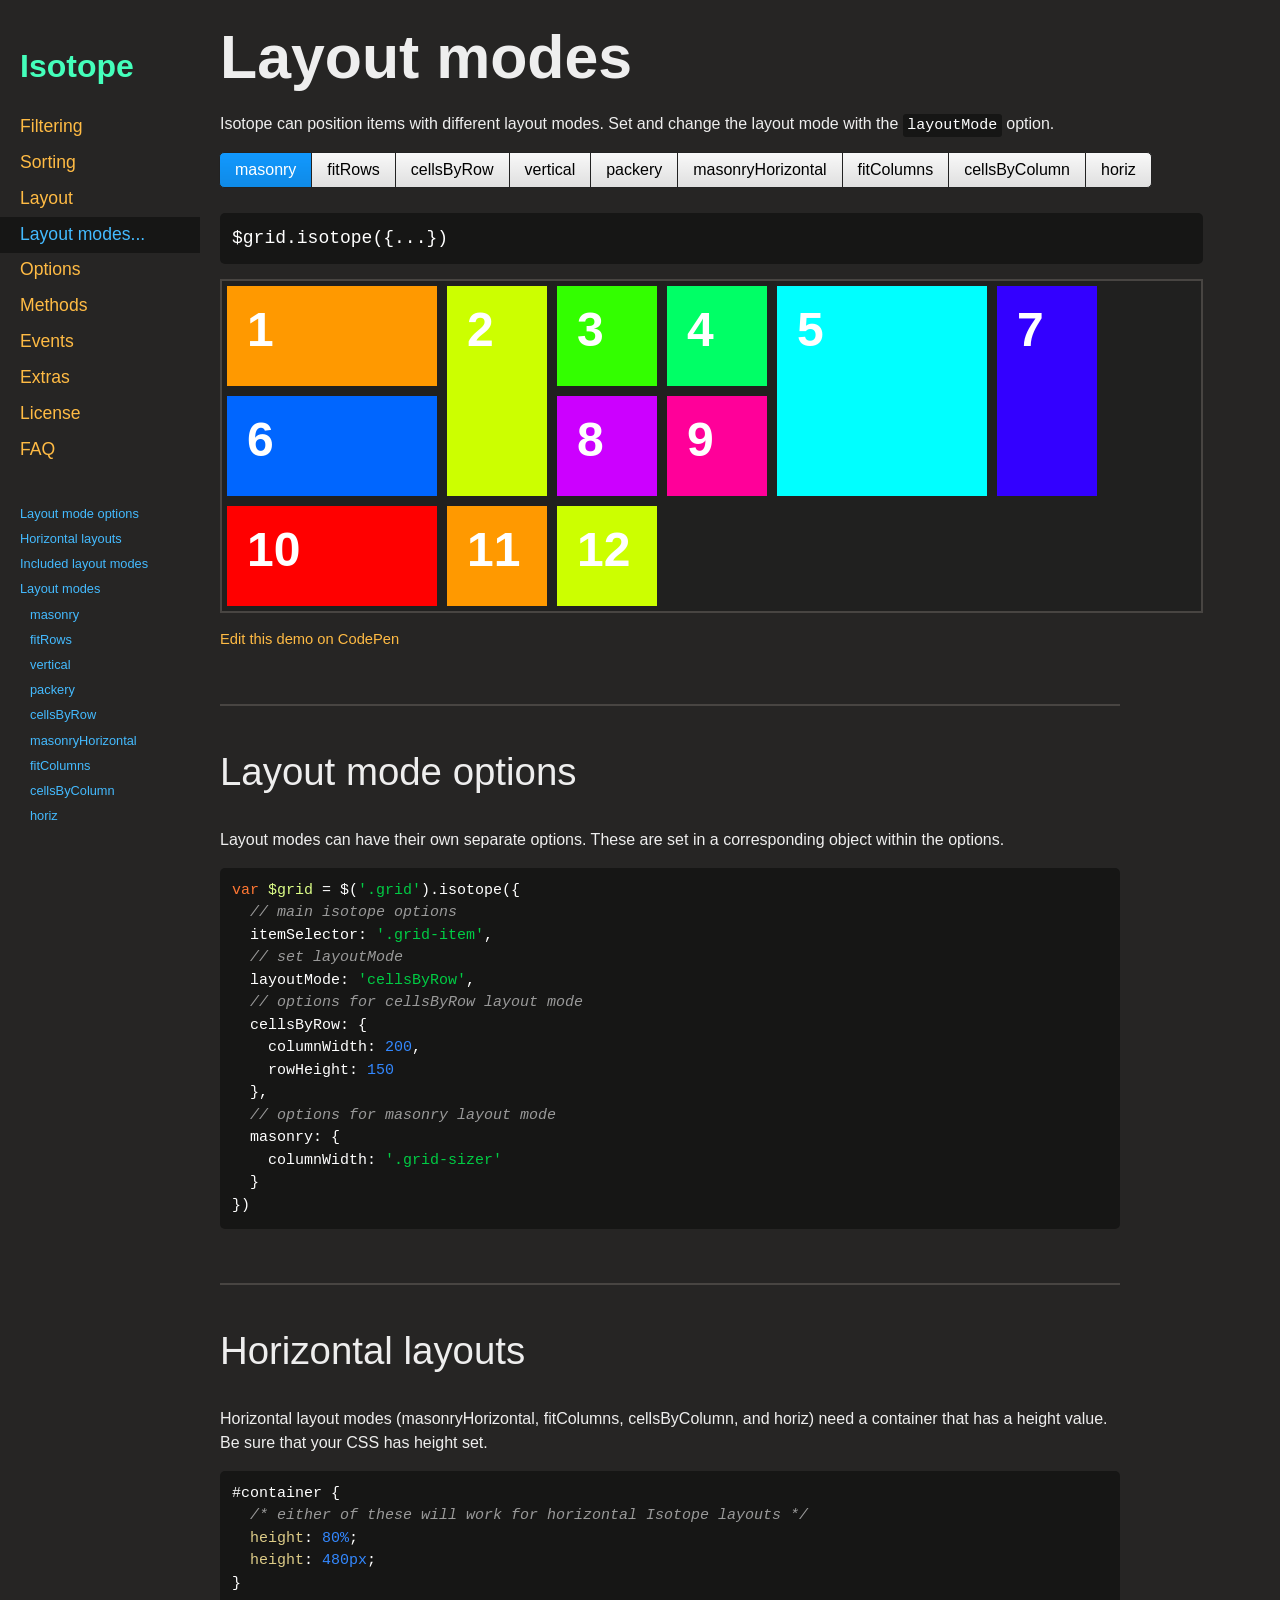
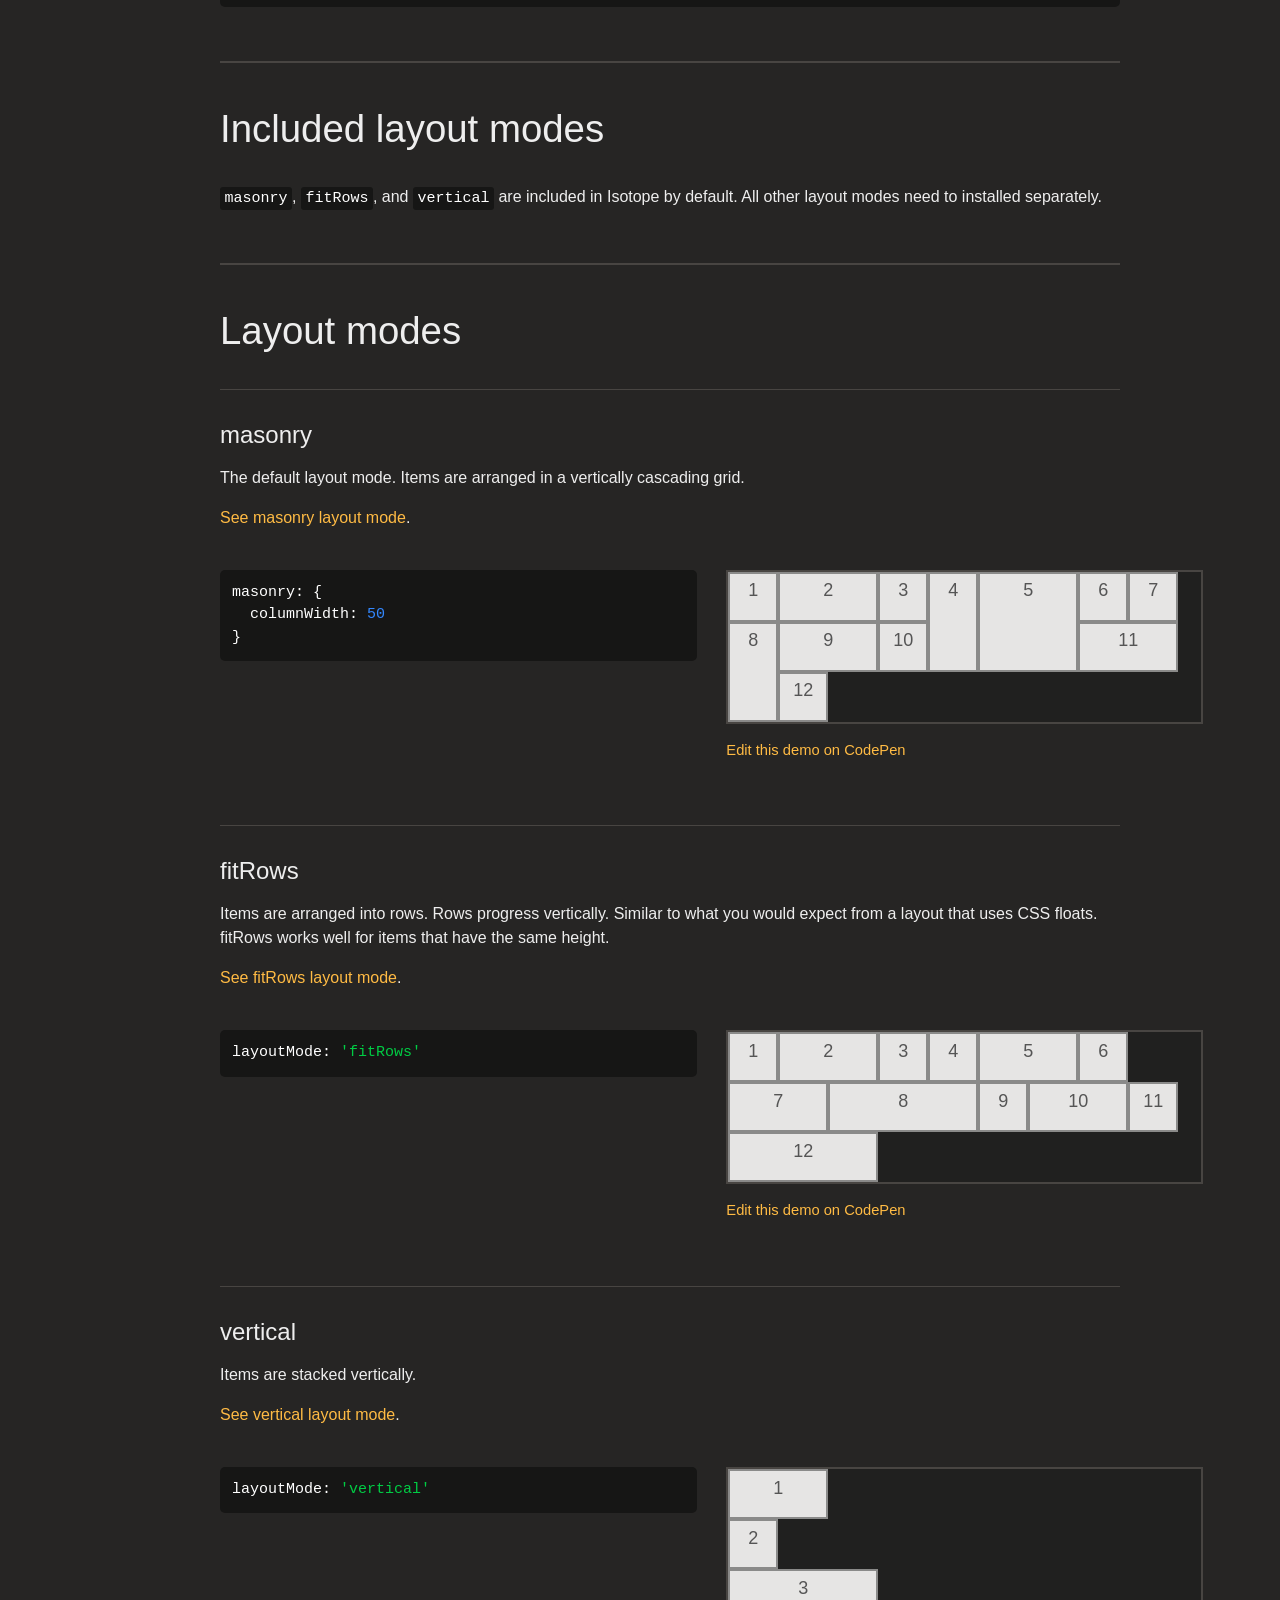
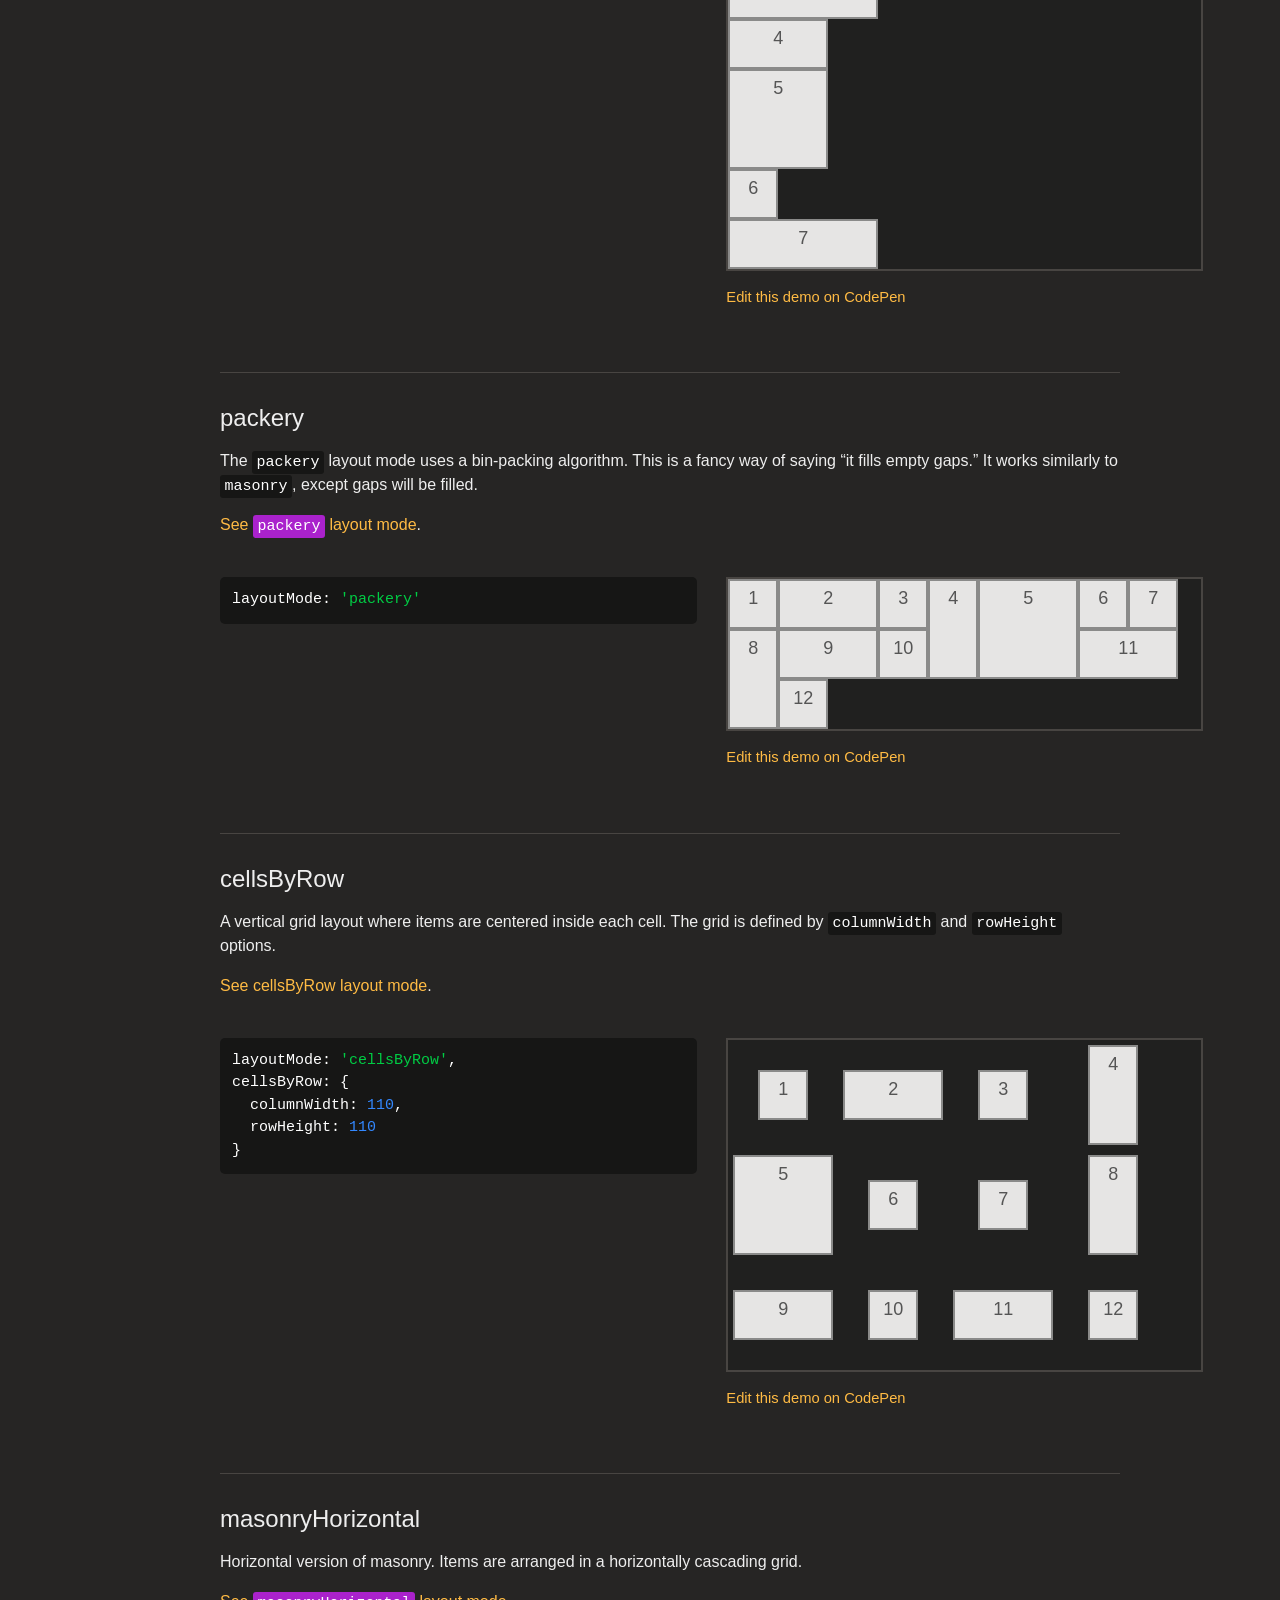
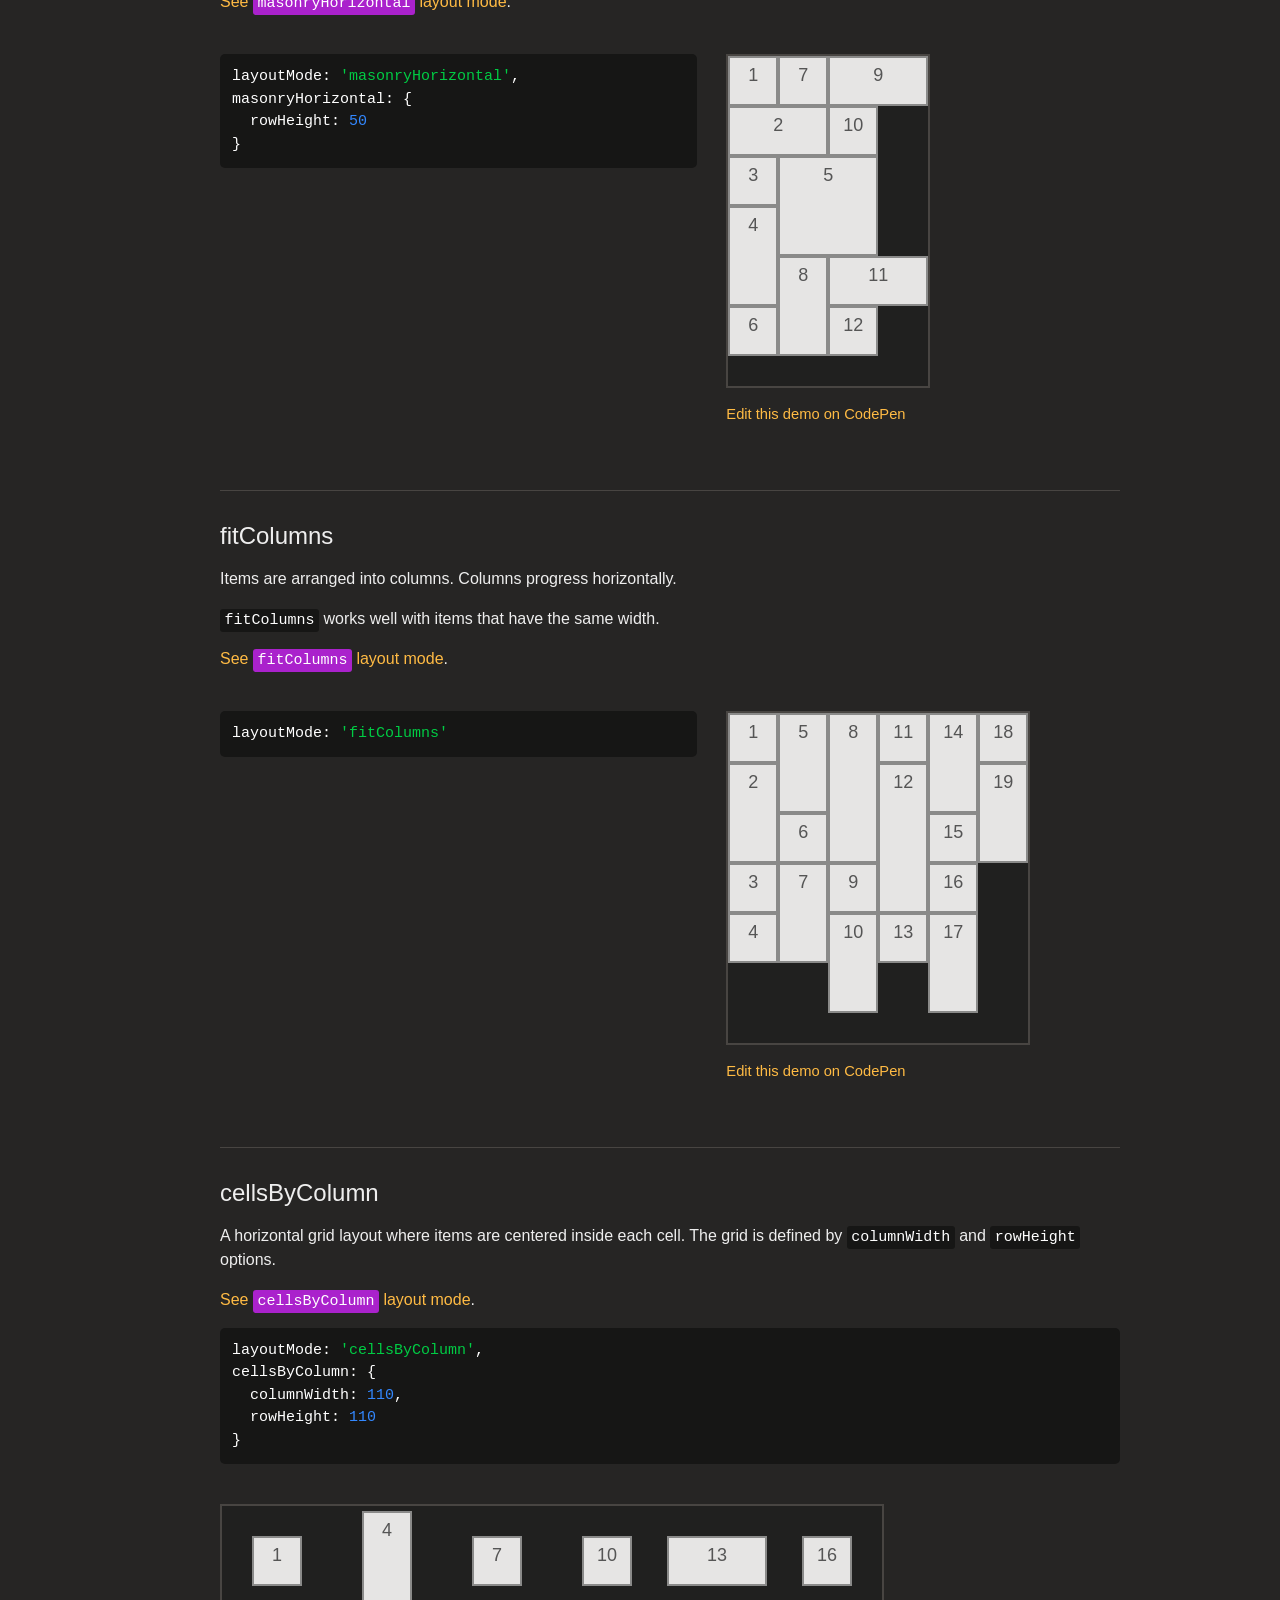
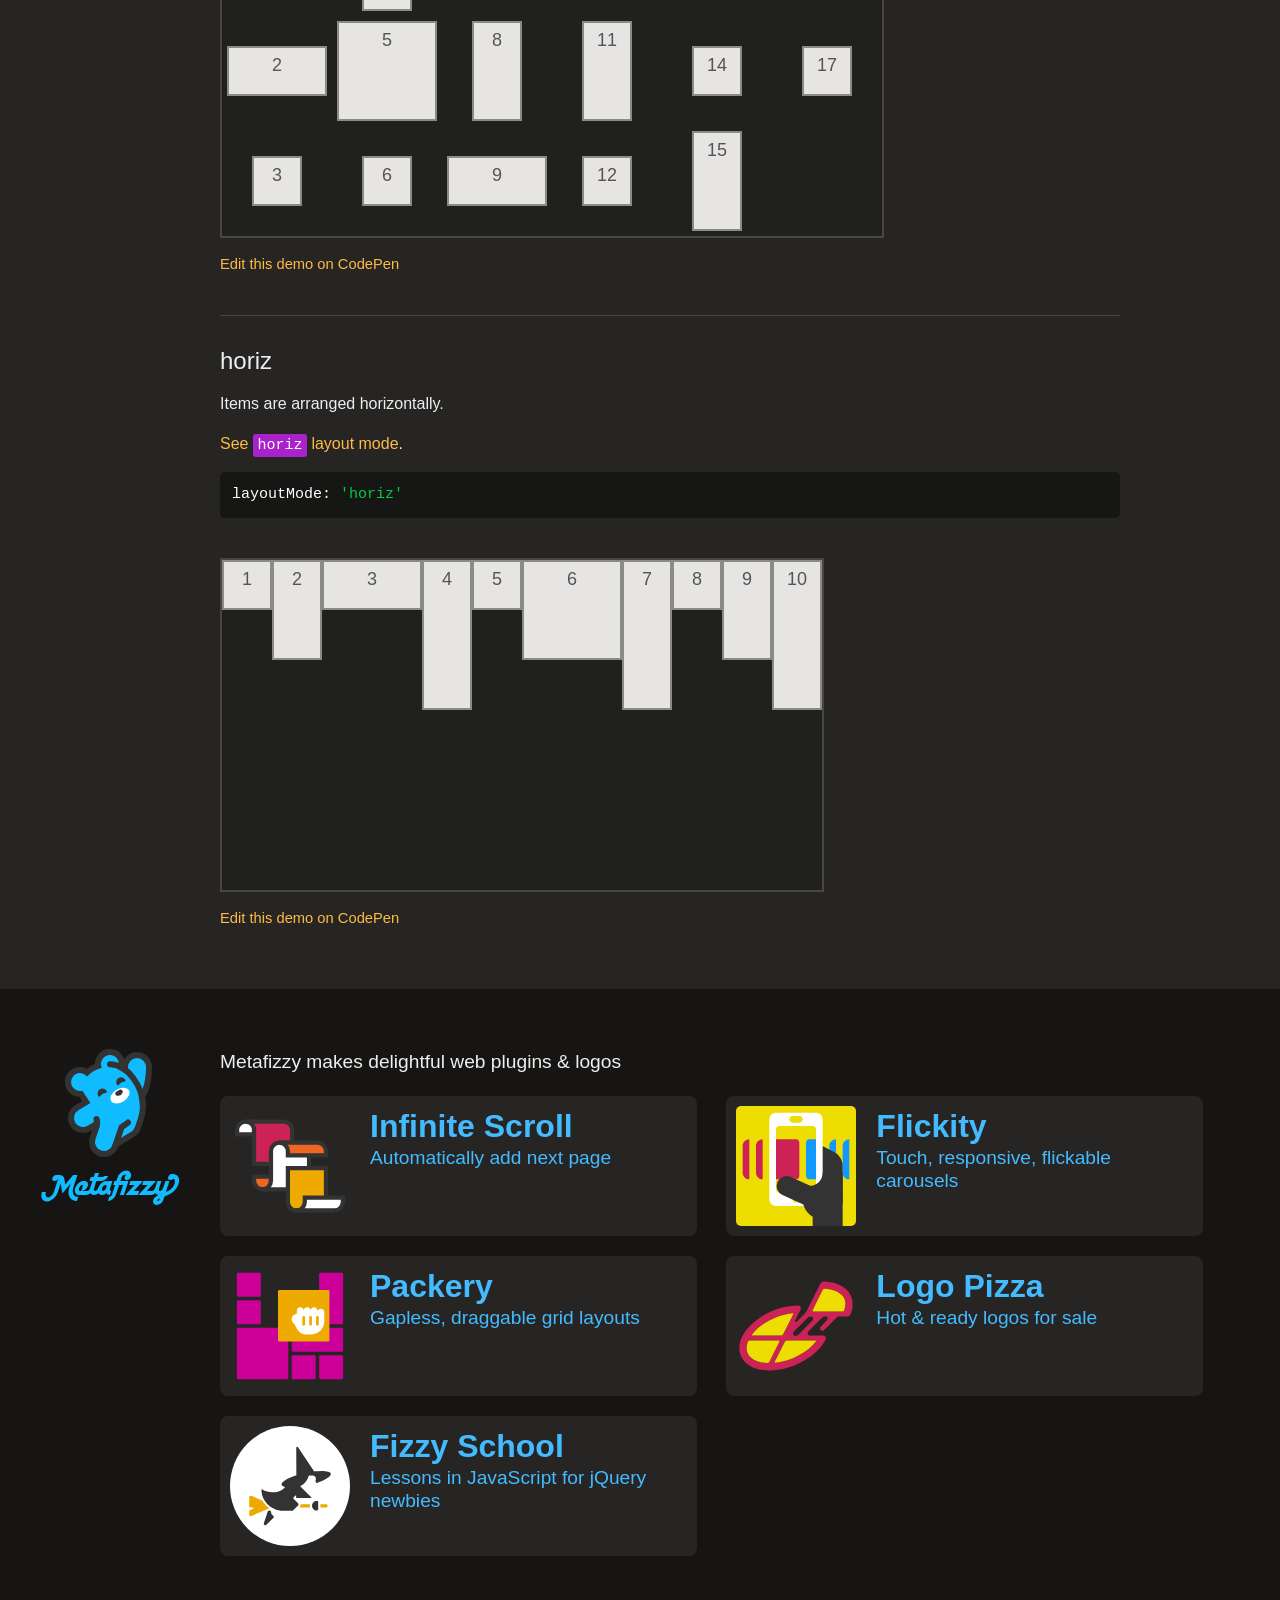
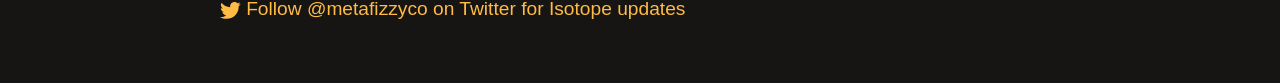
<file: vendor/isotope-docs/layout-modes.html>
<!doctype html>
<html class="export" lang="en">
<head>
  <meta charset="utf-8">
  <meta name="viewport" content="width=device-width">
  <meta name="description" content="Filter &amp; sort magical layouts">

  <title>Isotope &#xB7; Layout modes</title>

    <!-- Isotope does not require any CSS files -->
    <link rel="stylesheet" href="css/isotope-docs.css?6" media="screen">

  <meta name="twitter:card" content="summary">
  <meta name="twitter:site" content="@metafizzyco">
  <meta name="twitter:url" content="https://isotope.metafizzy.co/layout-modes.html">
  <meta name="twitter:title" content="Isotope Layout modes">
  <meta name="twitter:description" content="Filter &amp; sort magical layouts">

</head>
<body class="page--layout-modes">


  <div class="nav">
    <h1 class="nav__title"><a href=".">Isotope</a></h1>
  
    <ol class="site-nav">
      <li class="site-nav__item site-nav__item--filtering">
        <a class="site-nav__item__link" href="filtering.html">Filtering</a></li>
      <li class="site-nav__item site-nav__item--sorting">
        <a class="site-nav__item__link" href="sorting.html">Sorting</a></li>
      <li class="site-nav__item site-nav__item--layout ">
        <a class="site-nav__item__link" href="layout.html">Layout</a>
      </li>
      <li class="site-nav__item site-nav__item--layout-modes sub-nav-parent">
        <a class="site-nav__item__link" href="layout-modes.html">Layout modes</a>
        <ul class="sub-nav">
            <li class="sub-nav__item sub-nav__item--masonry">
              <a class="sub-nav__item__link" href="layout-modes/masonry.html">masonry</a></li>
            <li class="sub-nav__item sub-nav__item--fitrows">
              <a class="sub-nav__item__link" href="layout-modes/fitrows.html">fitRows</a></li>
            <li class="sub-nav__item sub-nav__item--vertical">
              <a class="sub-nav__item__link" href="layout-modes/vertical.html">vertical</a></li>
            <li class="sub-nav__item sub-nav__item--packery">
              <a class="sub-nav__item__link" href="layout-modes/packery.html">packery</a></li>
            <li class="sub-nav__item sub-nav__item--cellsbyrow">
              <a class="sub-nav__item__link" href="layout-modes/cellsbyrow.html">cellsByRow</a></li>
            <li class="sub-nav__item sub-nav__item--masonryhorizontal">
              <a class="sub-nav__item__link" href="layout-modes/masonryhorizontal.html">masonryHorizontal</a></li>
            <li class="sub-nav__item sub-nav__item--fitcolumns">
              <a class="sub-nav__item__link" href="layout-modes/fitcolumns.html">fitColumns</a></li>
            <li class="sub-nav__item sub-nav__item--cellsbycolumn">
              <a class="sub-nav__item__link" href="layout-modes/cellsbycolumn.html">cellsByColumn</a></li>
            <li class="sub-nav__item sub-nav__item--horiz">
              <a class="sub-nav__item__link" href="layout-modes/horiz.html">horiz</a></li>
        </ul>
      </li>
      <li class="site-nav__item site-nav__item--options">
        <a class="site-nav__item__link" href="options.html">Options</a></li>
      <li class="site-nav__item site-nav__item--methods">
        <a class="site-nav__item__link" href="methods.html">Methods</a></li>
      <li class="site-nav__item site-nav__item--events">
        <a class="site-nav__item__link" href="events.html">Events</a></li>
      <li class="site-nav__item site-nav__item--extras">
        <a class="site-nav__item__link" href="extras.html">Extras</a></li>
      <li class="site-nav__item site-nav__item--license">
        <a class="site-nav__item__link" href="license.html">License</a></li>
      <li class="site-nav__item site-nav__item--faq">
        <a class="site-nav__item__link" href="faq.html">FAQ</a></li>
    </ol>
  
    <ul class="page-nav" data-js="page-nav">
<li class="page-nav__item page-nav__item--h2"><a href="#layout-mode-options">Layout mode options</a></li>
<li class="page-nav__item page-nav__item--h2"><a href="#horizontal-layouts">Horizontal layouts</a></li>
<li class="page-nav__item page-nav__item--h2"><a href="#included-layout-modes">Included layout modes</a></li>
<li class="page-nav__item page-nav__item--h2"><a href="#layout-modes">Layout modes</a></li>
<li class="page-nav__item page-nav__item--h3"><a href="#masonry">masonry</a></li>
<li class="page-nav__item page-nav__item--h3"><a href="#fitrows">fitRows</a></li>
<li class="page-nav__item page-nav__item--h3"><a href="#vertical">vertical</a></li>
<li class="page-nav__item page-nav__item--h3"><a href="#packery">packery</a></li>
<li class="page-nav__item page-nav__item--h3"><a href="#cellsbyrow">cellsByRow</a></li>
<li class="page-nav__item page-nav__item--h3"><a href="#masonryhorizontal">masonryHorizontal</a></li>
<li class="page-nav__item page-nav__item--h3"><a href="#fitcolumns">fitColumns</a></li>
<li class="page-nav__item page-nav__item--h3"><a href="#cellsbycolumn">cellsByColumn</a></li>
<li class="page-nav__item page-nav__item--h3"><a href="#horiz">horiz</a></li>
</ul>
  </div>


  <div id="content" class="main">
    <div class="container">
        <h1>Layout modes</h1>


<p>Isotope can position items with different layout modes. Set and change the layout mode with the <code>layoutMode</code> option.</p>

<div class="big-demo go-wide" data-js="layout-modes-demo">

  <div class="button-group js-radio-button-group">
    <button class="button is-checked" data-layout-mode="masonry" checked="checked">masonry</button>
    <button class="button" data-layout-mode="fitRows">fitRows</button>
    <button class="button" data-layout-mode="cellsByRow">cellsByRow</button>
    <button class="button" data-layout-mode="vertical">vertical</button>
    <button class="button" data-layout-mode="packery">packery</button>
    <button class="button" data-layout-mode="masonryHorizontal" data-is-horizontal="true">masonryHorizontal</button>
    <button class="button" data-layout-mode="fitColumns" data-is-horizontal="true">fitColumns</button>
    <button class="button" data-layout-mode="cellsByColumn" data-is-horizontal="true">cellsByColumn</button>
    <button class="button" data-layout-mode="horiz" data-is-horizontal="true">horiz</button>
  </div>

  <pre class="code-display"><code>$grid.isotope({...})</code></pre>

  <div class="grid">
    <div class="grid-splash-item grid-splash-item--width2">1</div>
    <div class="grid-splash-item grid-splash-item--height2">2</div>
    <div class="grid-splash-item">3</div>
    <div class="grid-splash-item">4</div>
    <div class="grid-splash-item grid-splash-item--width2 grid-splash-item--height2">5</div>
    <div class="grid-splash-item grid-splash-item--width2">6</div>
    <div class="grid-splash-item grid-splash-item--height2">7</div>
    <div class="grid-splash-item">8</div>
    <div class="grid-splash-item">9</div>
    <div class="grid-splash-item grid-splash-item--width2">10</div>
    <div class="grid-splash-item">11</div>
    <div class="grid-splash-item">12</div>
  </div>

  <p class="edit-demo">
      <a href="https://codepen.io/desandro/pen/ClgeH">Edit this demo on CodePen</a>
  </p>
</div>

<h2 id="layout-mode-options">Layout mode options</h2>

<p>Layout modes can have their own separate options. These are set in a corresponding object within the options.</p>

<pre><code class="js"><span class="keyword">var</span> <span class="jquery_var">$grid</span> = $(<span class="string">&apos;.grid&apos;</span>).isotope({
  <span class="comment">// main isotope options</span>
  itemSelector: <span class="string">&apos;.grid-item&apos;</span>,
  <span class="comment">// set layoutMode</span>
  layoutMode: <span class="string">&apos;cellsByRow&apos;</span>,
  <span class="comment">// options for cellsByRow layout mode</span>
  cellsByRow: {
    <span class="attr">columnWidth</span>: <span class="number">200</span>,
    <span class="attr">rowHeight</span>: <span class="number">150</span>
  },
  <span class="comment">// options for masonry layout mode</span>
  masonry: {
    <span class="attr">columnWidth</span>: <span class="string">&apos;.grid-sizer&apos;</span>
  }
})
</code></pre>


<h2 id="horizontal-layouts">Horizontal layouts</h2>

<p>Horizontal layout modes (masonryHorizontal, fitColumns, cellsByColumn, and horiz) need a container that has a height value. Be sure that your CSS has height set.</p>

<pre><code class="css"><span class="selector-id">#container</span> {
  <span class="comment">/* either of these will work for horizontal Isotope layouts */</span>
  <span class="attribute">height</span>: <span class="number">80%</span>;
  <span class="attribute">height</span>: <span class="number">480px</span>;
}
</code></pre>


<h2 id="included-layout-modes">Included layout modes</h2>

<p><code>masonry</code>, <code>fitRows</code>, and <code>vertical</code> are included in Isotope by default. All other layout modes need to installed separately.</p>


<h2 id="layout-modes">Layout modes</h2>


<h3 id="masonry">masonry</h3>

<p>The default layout mode. Items are arranged in a vertically cascading grid.</p>

<p><a href="layout-modes/masonry.html">See masonry layout mode</a>.</p>

<div class="duo example">
  <div class="duo__cell example__code">
<pre><code class="js">masonry: {
  <span class="attr">columnWidth</span>: <span class="number">50</span>
}
</code></pre>
  </div>
  <div class="duo__cell example__demo">
    <div class="grid grid--counting" data-isotope="{ &quot;masonry&quot;: { &quot;columnWidth&quot;: 50 } }">
      <div class="grid-item"></div>
      <div class="grid-item grid-item--width2"></div>
      <div class="grid-item"></div>
      <div class="grid-item grid-item--height2"></div>
      <div class="grid-item grid-item--width2 grid-item--height2"></div>
      <div class="grid-item"></div>
      <div class="grid-item"></div>
      <div class="grid-item grid-item--height2"></div>
      <div class="grid-item grid-item--width2"></div>
      <div class="grid-item"></div>
      <div class="grid-item grid-item--width2"></div>
      <div class="grid-item"></div>
    </div>
    <p class="edit-demo">
        <a href="https://codepen.io/desandro/pen/mEinp">Edit this demo on CodePen</a>
    </p>
  </div>
</div>


<h3 id="fitrows">fitRows</h3>

<p>Items are arranged into rows. Rows progress vertically. Similar to what you would expect from a layout that uses CSS floats. fitRows works well for items that have the same height.</p>

<p><a href="layout-modes/fitrows.html">See fitRows layout mode</a>.</p>

<div class="duo example">
  <div class="duo__cell example__code">
<pre><code class="js">layoutMode: <span class="string">&apos;fitRows&apos;</span>
</code></pre>
  </div>
  <div class="duo__cell example__demo">
    <div class="grid grid--counting" data-isotope="{ &quot;layoutMode&quot;: &quot;fitRows&quot; }">
      <div class="grid-item"></div>
      <div class="grid-item grid-item--width2"></div>
      <div class="grid-item"></div>
      <div class="grid-item"></div>
      <div class="grid-item grid-item--width2"></div>
      <div class="grid-item"></div>
      <div class="grid-item grid-item--width2"></div>
      <div class="grid-item grid-item--width3"></div>
      <div class="grid-item"></div>
      <div class="grid-item grid-item--width2"></div>
      <div class="grid-item"></div>
      <div class="grid-item grid-item--width3"></div>
    </div>
    <p class="edit-demo">
        <a href="https://codepen.io/desandro/pen/nCskp">Edit this demo on CodePen</a>
    </p>
  </div>
</div>


<h3 id="vertical">vertical</h3>

<p>Items are stacked vertically.</p>

<p><a href="layout-modes/vertical.html">See vertical layout mode</a>.</p>

<div class="duo example">
  <div class="duo__cell example__code">
<pre><code class="js">layoutMode: <span class="string">&apos;vertical&apos;</span>
</code></pre>
  </div>
  <div class="duo__cell example__demo">
    <div class="grid grid--counting" data-isotope="{ &quot;layoutMode&quot;: &quot;vertical&quot; }">
      <div class="grid-item grid-item--width2"></div>
      <div class="grid-item"></div>
      <div class="grid-item grid-item--width3"></div>
      <div class="grid-item grid-item--width2"></div>
      <div class="grid-item grid-item--width2 grid-item--height2"></div>
      <div class="grid-item"></div>
      <div class="grid-item grid-item--width3"></div>
    </div>
    <p class="edit-demo">
        <a href="https://codepen.io/desandro/pen/oXxepd">Edit this demo on CodePen</a>
    </p>
  </div>
</div>


<h3 id="packery">packery</h3>

<p>The <code>packery</code> layout mode uses a bin-packing algorithm. This is a fancy way of saying &#x201C;it fills empty gaps.&#x201D; It works similarly to <code>masonry</code>, except gaps will be filled.</p>

<p><a href="layout-modes/packery.html">See <code>packery</code> layout mode</a>.</p>

<div class="duo example">
  <div class="duo__cell example__code">
<pre><code class="js">layoutMode: <span class="string">&apos;packery&apos;</span>
</code></pre>
  </div>
  <div class="duo__cell example__demo">
    <div class="grid grid--counting" data-isotope="{ &quot;layoutMode&quot;: &quot;packery&quot; }">
      <div class="grid-item"></div>
      <div class="grid-item grid-item--width2"></div>
      <div class="grid-item"></div>
      <div class="grid-item grid-item--height2"></div>
      <div class="grid-item grid-item--width2 grid-item--height2"></div>
      <div class="grid-item"></div>
      <div class="grid-item"></div>
      <div class="grid-item grid-item--height2"></div>
      <div class="grid-item grid-item--width2"></div>
      <div class="grid-item"></div>
      <div class="grid-item grid-item--width2"></div>
      <div class="grid-item"></div>
    </div>
    <p class="edit-demo">
        <a href="https://codepen.io/desandro/pen/vdwmb">Edit this demo on CodePen</a>
    </p>
  </div>
</div>


<h3 id="cellsbyrow">cellsByRow</h3>

<p>A vertical grid layout where items are centered inside each cell. The grid is defined by <code>columnWidth</code> and <code>rowHeight</code> options.</p>

<p><a href="layout-modes/cellsbyrow.html">See cellsByRow layout mode</a>.</p>

<div class="duo example">
  <div class="duo__cell example__code">
<pre><code class="js">layoutMode: <span class="string">&apos;cellsByRow&apos;</span>,
<span class="attr">cellsByRow</span>: {
  <span class="attr">columnWidth</span>: <span class="number">110</span>,
  <span class="attr">rowHeight</span>: <span class="number">110</span>
}
</code></pre>
  </div>
  <div class="duo__cell example__demo">
    <div class="grid grid--counting" data-isotope="{ &quot;layoutMode&quot;: &quot;cellsByRow&quot;, &quot;cellsByRow&quot;: { &quot;columnWidth&quot;: 110, &quot;rowHeight&quot;: 110 } }">
      <div class="grid-item"></div>
      <div class="grid-item grid-item--width2"></div>
      <div class="grid-item"></div>
      <div class="grid-item grid-item--height2"></div>
      <div class="grid-item grid-item--width2 grid-item--height2"></div>
      <div class="grid-item"></div>
      <div class="grid-item"></div>
      <div class="grid-item grid-item--height2"></div>
      <div class="grid-item grid-item--width2"></div>
      <div class="grid-item"></div>
      <div class="grid-item grid-item--width2"></div>
      <div class="grid-item"></div>
    </div>

    <p class="edit-demo">
        <a href="https://codepen.io/desandro/pen/zFart">Edit this demo on CodePen</a>
    </p>
  </div>
</div>


<h3 id="masonryhorizontal">masonryHorizontal</h3>

<p>Horizontal version of masonry. Items are arranged in a horizontally cascading grid.</p>

<p><a href="layout-modes/masonryhorizontal.html">See <code>masonryHorizontal</code> layout mode</a>.</p>

<div class="duo example">
  <div class="duo__cell example__code">
<pre><code class="js">layoutMode: <span class="string">&apos;masonryHorizontal&apos;</span>,
<span class="attr">masonryHorizontal</span>: {
  <span class="attr">rowHeight</span>: <span class="number">50</span>
}
</code></pre>
  </div>
  <div class="duo__cell example__demo">
    <div class="grid grid--counting grid--horizontal horizontal counting" data-isotope="{ &quot;layoutMode&quot;: &quot;masonryHorizontal&quot;, &quot;masonryHorizontal&quot;: { &quot;rowHeight&quot;: 50 } }">
      <div class="grid-item"></div>
      <div class="grid-item grid-item--width2"></div>
      <div class="grid-item"></div>
      <div class="grid-item grid-item--height2"></div>
      <div class="grid-item grid-item--width2 grid-item--height2"></div>
      <div class="grid-item"></div>
      <div class="grid-item"></div>
      <div class="grid-item grid-item--height2"></div>
      <div class="grid-item grid-item--width2"></div>
      <div class="grid-item"></div>
      <div class="grid-item grid-item--width2"></div>
      <div class="grid-item"></div>
    </div>
    <p class="edit-demo">
        <a href="https://codepen.io/desandro/pen/oCiAD">Edit this demo on CodePen</a>
    </p>
  </div>
</div>


<h3 id="fitcolumns">fitColumns</h3>

<p>Items are arranged into columns. Columns progress horizontally.</p>

<p><code>fitColumns</code> works well with items that have the same width.</p>

<p><a href="layout-modes/fitcolumns.html">See <code>fitColumns</code> layout mode</a>.</p>

<div class="duo example">
  <div class="duo__cell example__code">
<pre><code class="js">layoutMode: <span class="string">&apos;fitColumns&apos;</span>
</code></pre>
  </div>
  <div class="duo__cell example__demo">
    <div class="grid grid--counting grid--horizontal" data-isotope="{ &quot;layoutMode&quot;: &quot;fitColumns&quot; }">
      <div class="grid-item"></div>
      <div class="grid-item grid-item--height2"></div>
      <div class="grid-item"></div>
      <div class="grid-item"></div>
      <div class="grid-item grid-item--height2"></div>
      <div class="grid-item"></div>
      <div class="grid-item grid-item--height2"></div>
      <div class="grid-item grid-item--height3"></div>
      <div class="grid-item"></div>
      <div class="grid-item grid-item--height2"></div>
      <div class="grid-item"></div>
      <div class="grid-item grid-item--height3"></div>
      <div class="grid-item"></div>
      <div class="grid-item grid-item--height2"></div>
      <div class="grid-item"></div>
      <div class="grid-item"></div>
      <div class="grid-item grid-item--height2"></div>
      <div class="grid-item"></div>
      <div class="grid-item grid-item--height2"></div>
    </div>
    <p class="edit-demo">
        <a href="https://codepen.io/desandro/pen/zEAwi">Edit this demo on CodePen</a>
    </p>
  </div>
</div>


<h3 id="cellsbycolumn">cellsByColumn</h3>

<p>A horizontal grid layout where items are centered inside each cell. The grid is defined by <code>columnWidth</code> and <code>rowHeight</code> options.</p>

<p><a href="layout-modes/cellsbycolumn.html">See <code>cellsByColumn</code> layout mode</a>.</p>

<pre><code class="js">layoutMode: <span class="string">&apos;cellsByColumn&apos;</span>,
<span class="attr">cellsByColumn</span>: {
  <span class="attr">columnWidth</span>: <span class="number">110</span>,
  <span class="attr">rowHeight</span>: <span class="number">110</span>
}
</code></pre>

<div class="example">
  <div class="grid grid--counting grid--horizontal" data-isotope="{ &quot;layoutMode&quot;: &quot;cellsByColumn&quot;, &quot;cellsByColumn&quot;: { &quot;columnWidth&quot;: 110, &quot;rowHeight&quot;: 110 } }">
    <div class="grid-item"></div>
    <div class="grid-item grid-item--width2"></div>
    <div class="grid-item"></div>
    <div class="grid-item grid-item--height2"></div>
    <div class="grid-item grid-item--width2 grid-item--height2"></div>
    <div class="grid-item"></div>
    <div class="grid-item"></div>
    <div class="grid-item grid-item--height2"></div>
    <div class="grid-item grid-item--width2"></div>
    <div class="grid-item"></div>
    <div class="grid-item grid-item--height2"></div>
    <div class="grid-item"></div>
    <div class="grid-item grid-item--width2"></div>
    <div class="grid-item"></div>
    <div class="grid-item grid-item--height2"></div>
    <div class="grid-item"></div>
    <div class="grid-item"></div>
  </div>
  <p class="edit-demo">
      <a href="https://codepen.io/desandro/pen/qAlEy">Edit this demo on CodePen</a>
  </p>
</div>


<h3 id="horiz">horiz</h3>

<p>Items are arranged horizontally.</p>

<p><a href="layout-modes/horiz.html">See <code>horiz</code> layout mode</a>.</p>

<pre><code class="js">layoutMode: <span class="string">&apos;horiz&apos;</span>
</code></pre>

<div class="example">
  <div class="grid grid--counting grid--horizontal" data-isotope="{ &quot;layoutMode&quot;: &quot;horiz&quot; }">
    <div class="grid-item"></div>
    <div class="grid-item grid-item--height2"></div>
    <div class="grid-item grid-item--width2"></div>
    <div class="grid-item grid-item--height3"></div>
    <div class="grid-item"></div>
    <div class="grid-item grid-item--width2 grid-item--height2"></div>
    <div class="grid-item grid-item--height3"></div>
    <div class="grid-item"></div>
    <div class="grid-item grid-item--height2"></div>
    <div class="grid-item grid-item--height3"></div>
  </div>
  <p class="edit-demo">
      <a href="https://codepen.io/desandro/pen/uGetl">Edit this demo on CodePen</a>
  </p>
</div>


    </div>
  </div>

  <footer class="site-footer">
  
    <div class="container">
  
      <p class="site-footer__copy">Metafizzy makes delightful web plugins &amp; logos</p>
  
      <div class="showcase">
      
        <ul class="showcase-item-list">
      
            <li class="showcase-item">
              <a class="showcase-item__link" href="https://infinite-scroll.com">
                <div class="showcase-item__image">
                    <svg class="infinite-scroll-illo" xmlns="http://www.w3.org/2000/svg" viewbox="0 0 520 520" width="200" height="200">
                      <path class="infinite-scroll-illo__page infinite-scroll-illo__page--back" d="M90,110H10V90c0-22,18-40,40-40h40V110z"/>
                      <path class="infinite-scroll-illo__page infinite-scroll-illo__page--front1" d="M270,90L270,90c0-22-18-40-40-40h0H50h0c22,0,40,18,40,40v0v0v160h180V90z"/>
                      <path class="infinite-scroll-illo__page infinite-scroll-illo__page--front2" d="M170,330v-20H90v20v0c0,22,18,40,40,40h0h40V330z"/>
                      <path class="infinite-scroll-illo__page infinite-scroll-illo__page--back" d="M350,150H210c-22,0-40,18-40,40v140v0c0,22-18,40-40,40h0h220V150z"/>
                      <path class="infinite-scroll-illo__page infinite-scroll-illo__page--front3" d="M430,470V270H250v160c0,22,18,40,40,40H430z"/>
                      <path class="infinite-scroll-illo__page infinite-scroll-illo__page--front2" d="M250,190v20h180v-20c0-22-18-40-40-40H210h0C232,150,250,168,250,190L250,190z"/>
                      <path class="infinite-scroll-illo__page infinite-scroll-illo__page--back" d="M330,410v20v0c0,22-18,40-40,40h0h180c22,0,40-18,40-40v-20H330z"/>
                    </svg>
                </div>
                <div class="showcase-item__text">
                  <h3 class="showcase-item__title">Infinite Scroll</h3>
                  <p class="showcase-item__description">Automatically add next page</p>
                </div>
              </a>
            </li>
      
            <li class="showcase-item">
              <a class="showcase-item__link" href="https://flickity.metafizzy.co">
                <div class="showcase-item__image">
                    <svg class="flickity-illo" xmlns="http://www.w3.org/2000/svg" viewbox="0 0 360 360" width="100" height="100">
                      <path class="flickity-illo__color1" fill="#19F" d="M300 220L300 220c-11 0-20-9-20-20v-80c0-11 9-20 20-20h0V220z"/>
                      <path class="flickity-illo__color1" fill="#19F" d="M340 220L340 220c-11 0-20-9-20-20v-80c0-11 9-20 20-20h0V220z"/>
                      <path class="flickity-illo__color2" fill="#333" d="M320 290V180c0-18-10-35-27-43L240 110v180H320z"/>
                      <path class="flickity-illo__color3" fill="white" d="M240 300H120c-11 0-20-9-20-20V40c0-11 9-20 20-20h120c11 0 20 9 20 20v240C260 291 251 300 240 300z"/>
                      <path class="flickity-illo__color4" fill="#ED0" d="M230 260H130c-6 0-10-5-10-10V70c0-6 5-10 10-10h100c6 0 10 5 10 10v180 C240 256 236 260 230 260z"/>
                      <path class="flickity-illo__color2" fill="#333" d="M260 200h60v81c0 32-26 59-59 59h0c-34 0-61-27-61-61V240h20 C242 240 260 222 260 200L260 200z"/>
                      <path class="flickity-illo__color5" fill="#C25" d="M180 220h-60V100h60c6 0 10 5 10 10v100C190 216 186 220 180 220z"/>
                      <path class="flickity-illo__color1" fill="#19F" d="M240 220h-20c-6 0-10-5-10-10V110c0-6 5-10 10-10h20V220z"/>
                      <rect class="flickity-illo__color2" fill="#333" x="230" y="280" width="90" height="80"/>
                      <circle class="flickity-illo__color4" fill="#ED0" cx="180" cy="280" r="10"/>
                      <line class="flickity-illo__thumb" stroke="#333" stroke-width="60" stroke-linecap="round" x1="262" y1="290" x2="152" y2="240"/>
                      <path class="flickity-illo__color4" fill="#ED0" d="M190 50h-20c-6 0-10-5-10-10v0c0-6 5-10 10-10h20c6 0 10 5 10 10v0C200 46 196 50 190 50z"/>
                      <path class="flickity-illo__color5" fill="#C25" d="M80 220L80 220c-11 0-20-9-20-20v-80c0-11 9-20 20-20h0V220z"/>
                      <path class="flickity-illo__color5" fill="#C25" d="M40 220L40 220c-11 0-20-9-20-20v-80c0-11 9-20 20-20h0V220z"/>
                    </svg>
                </div>
                <div class="showcase-item__text">
                  <h3 class="showcase-item__title">Flickity</h3>
                  <p class="showcase-item__description">Touch, responsive, flickable carousels</p>
                </div>
              </a>
            </li>
      
            <li class="showcase-item">
              <a class="showcase-item__link" href="https://packery.metafizzy.co">
                <div class="showcase-item__image">
                    <svg class="packery-illo" xmlns="http://www.w3.org/2000/svg" viewbox="0 0 700 700" width="100" height="100">
                      <path class="packery-illo__item" fill="#C09" d="M172 180H48c-4 0-8-4-8-8V48c0-4 4-8 8-8h124c4 0 8 4 8 8v124C180 176 176 180 172 180z"/>
                      <path class="packery-illo__item" fill="#C09" d="M172 340H48c-4 0-8-4-8-8V208c0-4 4-8 8-8h124c4 0 8 4 8 8v124C180 336 176 340 172 340z"/>
                      <path class="packery-illo__item" fill="#C09" d="M492 660H368c-4 0-8-4-8-8V528c0-4 4-8 8-8h124c4 0 8 4 8 8v124C500 656 496 660 492 660z"/>
                      <path class="packery-illo__item" fill="#C09" d="M652 660H528c-4 0-8-4-8-8V528c0-4 4-8 8-8h124c4 0 8 4 8 8v124C660 656 656 660 652 660z"/>
                      <path class="packery-illo__item" fill="#C09" d="M652 500H368c-4 0-8-4-8-8V368c0-4 4-8 8-8h284c4 0 8 4 8 8v124C660 496 656 500 652 500z"/>
                      <path class="packery-illo__item" fill="#C09" d="M332 660H48c-4 0-8-4-8-8V368c0-4 4-8 8-8h284c4 0 8 4 8 8v284C340 656 336 660 332 660z"/>
                      <path class="packery-illo__item" fill="#C09" d="M652 340H528c-4 0-8-4-8-8V48c0-4 4-8 8-8h124c4 0 8 4 8 8v284C660 336 656 340 652 340z"/>
                      <path class="packery-illo__draggie" fill="#EA0" d="M572 440H288c-4 0-8-4-8-8V148c0-4 4-8 8-8h284c4 0 8 4 8 8v284C580 436 576 440 572 440z"/>
                      <g>
                        <path class="packery-illo__hand" fill="white" d="M530 250c-11 0-20 9-20 20v-10c0-11-9-20-20-20s-20 9-20 20c0-11-9-20-20-20s-20 9-20 20c0-11-9-20-20-20
                          s-20 9-20 20v20c-17 0-30 13-30 30c0 11 6 20 14 25l19 35c10 18 30 30 51 30h28
                          c43 0 78-35 78-78V270C550 259 541 250 530 250z"/>
                        <line class="packery-illo__hand-line" stroke="#EA0" fill="none" stroke-width="16" stroke-linecap="round" x1="430" y1="300" x2="430" y2="340"/>
                        <line class="packery-illo__hand-line" stroke="#EA0" fill="none" stroke-width="16" stroke-linecap="round" x1="470" y1="300" x2="470" y2="340"/>
                        <line class="packery-illo__hand-line" stroke="#EA0" fill="none" stroke-width="16" stroke-linecap="round" x1="510" y1="300" x2="510" y2="340"/>
                      </g>
                    </svg>
                </div>
                <div class="showcase-item__text">
                  <h3 class="showcase-item__title">Packery</h3>
                  <p class="showcase-item__description">Gapless, draggable grid layouts</p>
                </div>
              </a>
            </li>
      
            <li class="showcase-item">
              <a class="showcase-item__link" href="http://logo.pizza">
                <div class="showcase-item__image">
                    <svg class="logo-pizza-illo" xmlns="http://www.w3.org/2000/svg" viewbox="0 0 700 700" width="100" height="100">
                      <path class="logo-pizza-illo__outline" fill="#C25" d="M513 91c-9-0-17 5-21 12l-80 160c-3 5-6 10-11 15l-47 47
                        c-5 5-12-1-9-7l32-64c5-11-2-23-14-23h-0c-121 0-268 70-327 180
                        C-9 497 35 609 196 609c138 0 279-85 327-180v0c5-11-2-23-14-23h-77c-13 0-19-15-10-24
                        l81-81c5-5 11-8 18-8l0 0c13 0 19 15 10 24L494 354c-6 6-6 14 0 20c3 3 6 4 10 4
                        c4 0 7-1 10-4l80-80h53c9 0 17-5 21-13C707 190 656 97 513 91z M334 281l-59 117
                        c-2 5-7 8-13 8H97c-4 0-6-4-3-7c49-64 143-114 236-124C333 275 335 278 334 281z
                         M70 441c2-4 6-7 10-7h168c4 0 7 4 5 8l-59 118c-2 4-6 6-11 6
                        C106 565 38 521 70 441z M466 441c-49 64-143 114-236 124c-3 0-6-3-4-6l59-117
                        c2-5 7-8 13-8h166C466 434 468 438 466 441z M446 318l-81 81c-5 5-11 8-18 8l0 0
                        c-13 0-19-15-10-24l81-81c5-5 11-8 18-8l0 0C449 294 455 309 446 318z M447 258L506 139
                        c2-4 6-7 11-6c101 7 140 60 114 126c-2 4-6 7-10 7H452C448 266 445 262 447 258z"/>
                      <path class="logo-pizza-illo__slice" fill="#ED0" d="M334 281l-59 117c-2 5-7 8-13 8H97c-4 0-6-4-3-7
                        c49-64 143-114 236-124C333 275 335 278 334 281z"/>
                      <path class="logo-pizza-illo__slice" fill="#ED0" d="M70 441c2-4 6-7 10-7h168c4 0 7 4 5 8l-59 118c-2 4-6 6-11 6
                        C106 565 38 521 70 441z"/>
                      <path class="logo-pizza-illo__slice" fill="#ED0" d="M466 441c-49 64-143 114-236 124c-3 0-6-3-4-6l59-117
                        c2-5 7-8 13-8h166C466 434 468 438 466 441z"/>
                      <path class="logo-pizza-illo__slice" fill="#ED0" d="M447 258L506 139c2-4 6-7 11-6c101 7 140 60 114 126c-2 4-6 7-10 7H452
                        C448 266 445 262 447 258z"/>
                    </svg>
                </div>
                <div class="showcase-item__text">
                  <h3 class="showcase-item__title">Logo Pizza</h3>
                  <p class="showcase-item__description">Hot &amp; ready logos for sale</p>
                </div>
              </a>
            </li>
      
            <li class="showcase-item">
              <a class="showcase-item__link" href="http://fizzy.school">
                <div class="showcase-item__image">
                    <svg class="witchie-logo" xmlns="http://www.w3.org/2000/svg" viewbox="0 0 1000 1000" width="200" height="200">
                      <circle class="witchie-logo__moon" fill="white" cx="500" cy="500" r="500"/>
                      <path class="witchie-logo__broom" fill="#EA0" d="M582 675a35 35 0 0 0 8-20 3 3 0 0 1 3-2h71a3 3 0 0 1 3 3 59 59 0 0 0 0 20 3 3 0 0 1-3 3h-79A3 3 0 0 1 582 675Zm219 4a13 13 0 0 0 13-14c-1-7-7-12-14-12h-44a3 3 0 0 0-3 3v21a3 3 0 0 0 3 3ZM299 660a203 203 0 0 1-27-36 8 8 0 0 0-4-3L178 582a13 13 0 0 0-18 12v77a8 8 0 0 0 8 8h22a5 5 0 0 1 2 10L164 703a8 8 0 0 0-4 7v28a13 13 0 0 0 18 12l146-63a3 3 0 0 0 1-5A197 197 0 0 1 299 660Z"/>
                      <path class="witchie-logo__dress" fill="#333" d="M326 705h4a13 13 0 0 1 13 13v8a13 13 0 0 0 4 9l13 13a13 13 0 0 1 0 19l-56 56c-10 10-26-0-22-13L314 714A13 13 0 0 1 326 705Zm397-79c-27 0-47 26-37 54 3 7 11 16 17 19a42 42 0 0 0 19 5 38 38 0 0 0 7-1 8 8 0 0 0 6-8v-62a8 8 0 0 0-6-8 38 38 0 0 0-7-1M840 397c-3-15-33-23-77-23a521 521 0 0 0-59 4 5 5 0 0 1-5-2L567 177a8 8 0 0 0-7-4 8 8 0 0 0-8 8l1 227a5 5 0 0 1-4 5c-74 24-123 55-119 76 2 8 11 14 26 18a3 3 0 0 1 1 4l-11 11c-20 20-56 30-92 30-31 0-63-8-84-23a5 5 0 0 0-3-1 5 5 0 0 0-5 5c0 78 68 173 183 173h75a10 10 0 0 0 7-3l38-38a16 16 0 0 0 0-23l-34-34a10 10 0 0 1 0-14l15-15a3 3 0 0 1 5 2v15a5 5 0 0 0 5 5H674a4 4 0 0 0 3-7l-90-90a3 3 0 0 1 1-4c34-19 59-49 67-84a3 3 0 0 1 2-2c6-1 12-1 17-1 22 0 37 5 39 14 1 6 3 11 2 17-5 17 1 31 8 31a6 6 0 0 0 2-0C797 448 845 419 840 397Z"/>
                    </svg>
                </div>
                <div class="showcase-item__text">
                  <h3 class="showcase-item__title">Fizzy School</h3>
                  <p class="showcase-item__description">Lessons in JavaScript for jQuery newbies</p>
                </div>
              </a>
            </li>
      
        </ul> 
      
      </div>
  
      <p class="site-footer__copy">
        <a href="https://twitter.com/metafizzyco">
          <svg class="twitter-logo" xmlns="http://www.w3.org/2000/svg" viewbox="0 0 512 512" width="30" height="30">
            <path d="M512 97c-19 8-39 14-60 16 22-13 38-34 46-58-20 12-43 21-67 25-19-19-46-32-77-32-58 0-117 52-102 129-87-4-165-46-216-110-24 40-19 107 32 140-17 0-33-5-48-13v1c0 51 36 93 84 103-15 4-34 5-47 2 13 42 52 72 98 73-47 36-96 49-155 44 46 30 102 47 161 47 197 0 306-168 299-312 20-15 38-34 52-55z"/>
          </svg>
          Follow @metafizzyco on Twitter for Isotope updates
        </a>
      </p>
  
      <div class="mfzy-brand">
        <a class="mfzy-brand__link" href="https://metafizzy.co">
          <svg class="mfzy-logo" xmlns="http://www.w3.org/2000/svg" xmlns:xlink="http://www.w3.org/1999/xlink" viewbox="0 0 144 144" width="36" height="36">
            <title>Metafizzy logo</title>
            <defs>
              <path id="mfzy-logo__body" d="M 120 24 a 12 12 0 0 0-24 0 a 72 72 0 0 1 -1 11
                a 40 40 0 0 0 -13 -8.5 A 12 12 0 1 0 61.1 25.1 c -8 2 -14 6 -19.6 11.6 
                A 12 12 0 1 0 35.3 55.5 L 45.8 72.1 l -16 9.6 A 12 12 0 0 0 42.2 102.3
                L 58 92.8 a 20 20 0 0 1 -0.2 11.9 l -5.2 15.5 a 12 12 0 0 0 22.8 7.6
                l 1.1 -3.3 l 23.7 -14.2 a 12 12 0 0 0 5.2 -6.5 l 4 -12 A 50 50 0 0 0 111.9 76
                a 52 52 0 0 0 -1.6 -12.8 C 115 57 120 44 120 24Z"/>
              <path id="mfzy-logo__eye" d="M 0 6.5 a 6.5 6.5 0 0 1 13 0 c 0 3.5 -3 0.5 -6.5 0.5 s -6.5 3 -6.5 -0.5 Z"/>
              <clippath id="mfzy-logo__body-clip">
                <use xlink:href="#mfzy-logo__body"/>
              </clippath>
            </defs>
            <use class="mfzy-logo__body-outline" xlink:href="#mfzy-logo__body" fill="#333" stroke="#333" stroke-width="16"/>
            <use class="mfzy-logo__body-fill" xlink:href="#mfzy-logo__body"/>
            <g class="mfzy-logo__stripes" clip-path="url(#mfzy-logo__body-clip)">
              <rect fill="#E62" x="16" width="120" height="138"/>
              <path fill="#C25" d="M96 24L16 72V0h80v24z"/>
              <path fill="#EA0" d="M116 70L16 130v-26l95-57 5 23z"/>
              <path fill="#19F" d="M136 138H16v-8l120-72v80z"/>
            </g>
            <path class="mfzy-logo__cut-ins" stroke="#333" fill="none" stroke-linecap="round" stroke-linejoin="round" stroke-width="8" d="M 72 20.4 c 23 0 44 29 44 56
              M 54 103.4 a 16 16 0 0 0 0 -10
              M 96 98 c -2 2 -8 6 -8.5,6 l -8.4 25.1"/>
            <g transform="translate(53 57) rotate(-31)">
              <ellipse class="mfzy-logo__snout" cx="25" cy="21" rx="14" ry="9" fill="#FFF"/>
              <use class="mfzy-logo__feature" xlink:href="#mfzy-logo__eye" fill="#333"/>
              <use class="mfzy-logo__feature" xlink:href="#mfzy-logo__eye" fill="#333" transform="translate(29 0)"/>
              <path class="mfzy-logo__feature" d="M 28.6 14 a 3 3 0 0 1 1.3 5.6 l -2.6 1.2 a 3 3 0 0 1 -2.6 0
                l -2.6 -1.2 a 3 3 0 0 1 1.3 -5.6 Z" fill="#333"/>
            </g>
          </svg>
          <svg class="mfzy-wordmark" xmlns="http://www.w3.org/2000/svg" viewbox="0 0 280 80" fill="none" stroke="#333" width="140" height="40">
            <g transform="skewX(-18)">
              <path stroke-width="8" d="M38 20h6c4 0 7 2 9 6l9 18l12-24h2v22
              a20 22 0 0 0 20 22M48 22v28a12 15 0 0 1-24 0M98 44a6 6 0 0 0 0-12h-2
              a8 10 0 0 0 0 20h14a8 10 0 0 0 8-10M118 12v30a8 10 0 0 0 16 0M150 36
              q-4-4-8-4a8 10 0 1 0 8 10m0-14v14a8 10 0 0 0 8 10M184 20a9 9 0 0 0-18 0
              v34a8 10 0 0 1-8 10M158 32h24v24M190 32h18l-12 20h18M216 32h18l-12 20h18
              a8 10 0 0 0 8-10m0-14v14a8 10 0 0 0 16 0m0-14v38a6 6 0 0 1-12 0
              c0-12 32-8 32-32c0-10-6-16-15-16M108 24h24a6 6 0 0 0 6-6M102 38h-4"/>
              <g stroke-width="6">
                <circle cx="38" cy="22" r="3"/>
                <circle cx="182" cy="20" r="3"/>
                <circle cx="269" cy="20" r="3"/>
              </g>
            </g>
          </svg>
        </a>
      </div>
  
    </div>
  
  </footer>

<!-- Looking for isotope.js? Use isotope.pkgd.min.js -->
<!-- Isotope does NOT require jQuery. But it does make things easier -->
<script src="https://code.jquery.com/jquery-3.1.1.min.js"></script>
<script>window.jQuery || document.write('<script src="js/jquery.min.js"><\/script>')</script>

  <script src="js/isotope-docs.min.js?6"></script>


</body>
</html>
</file>
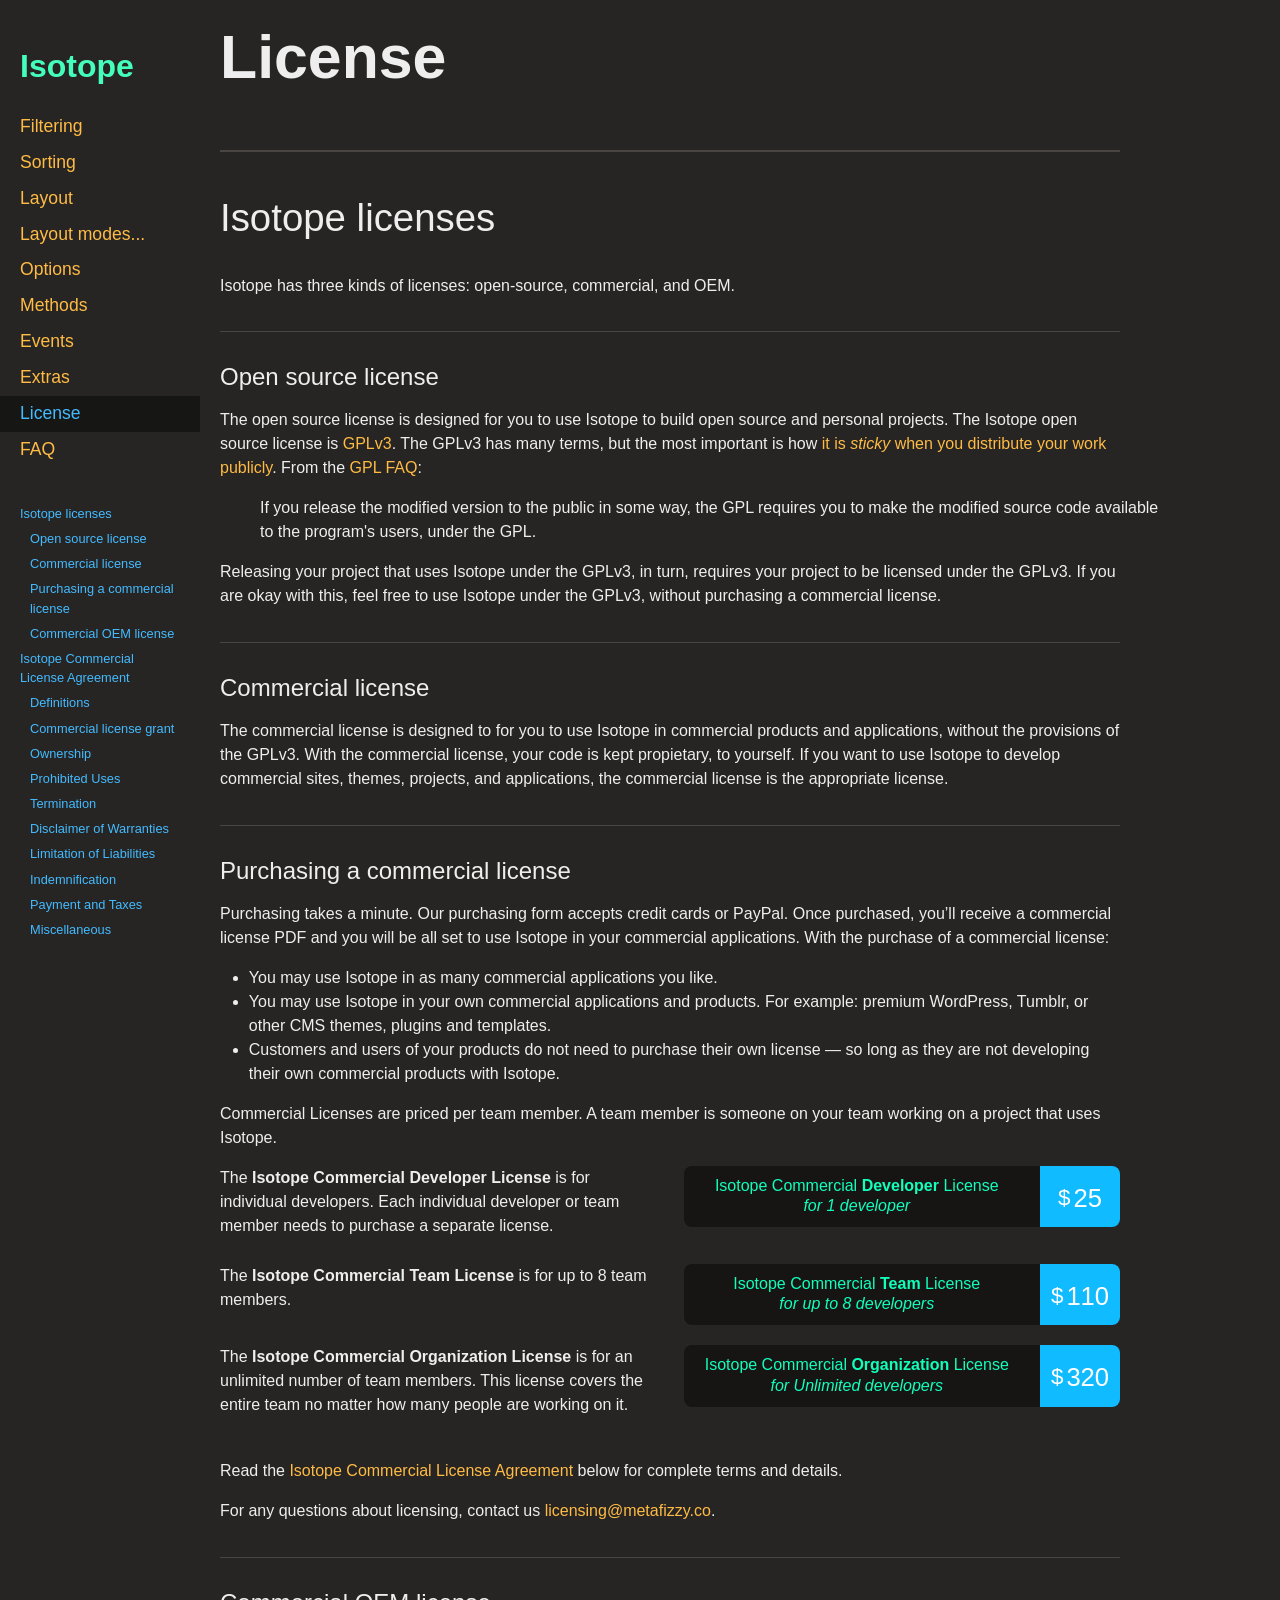
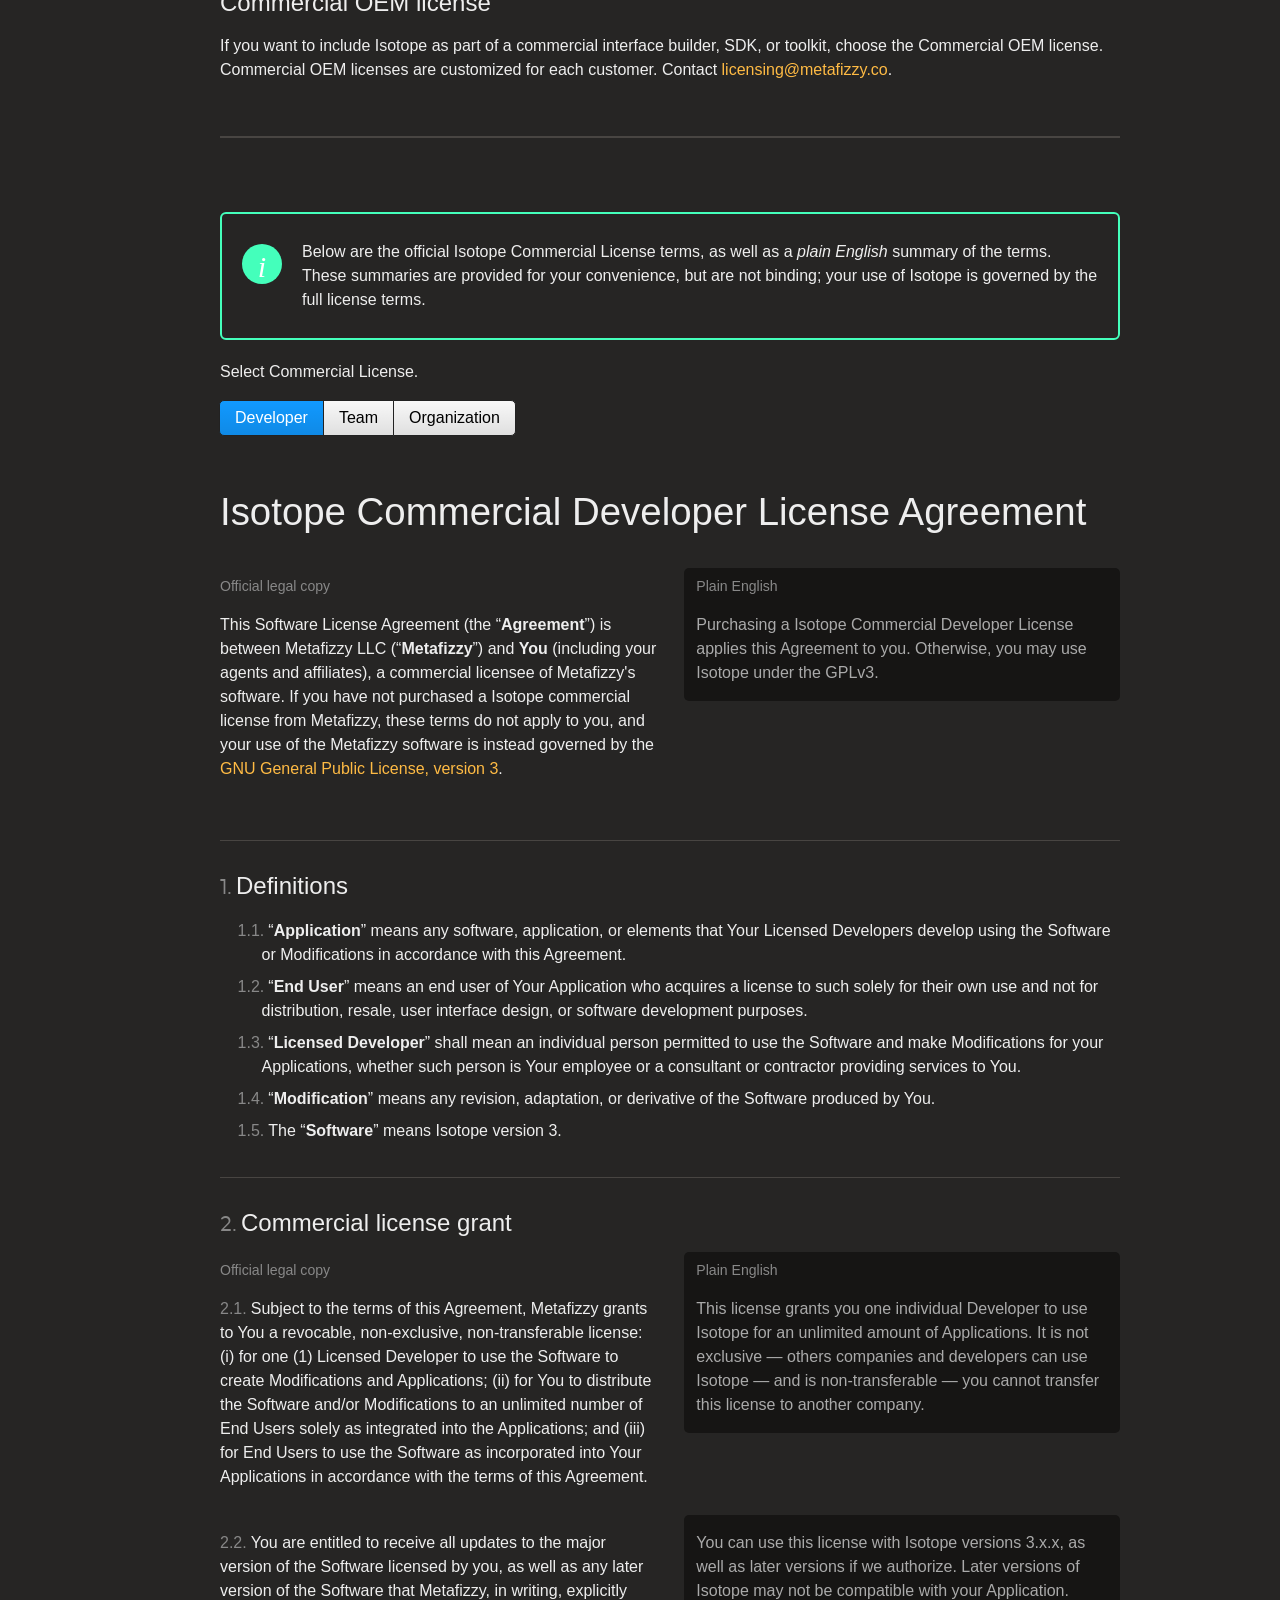
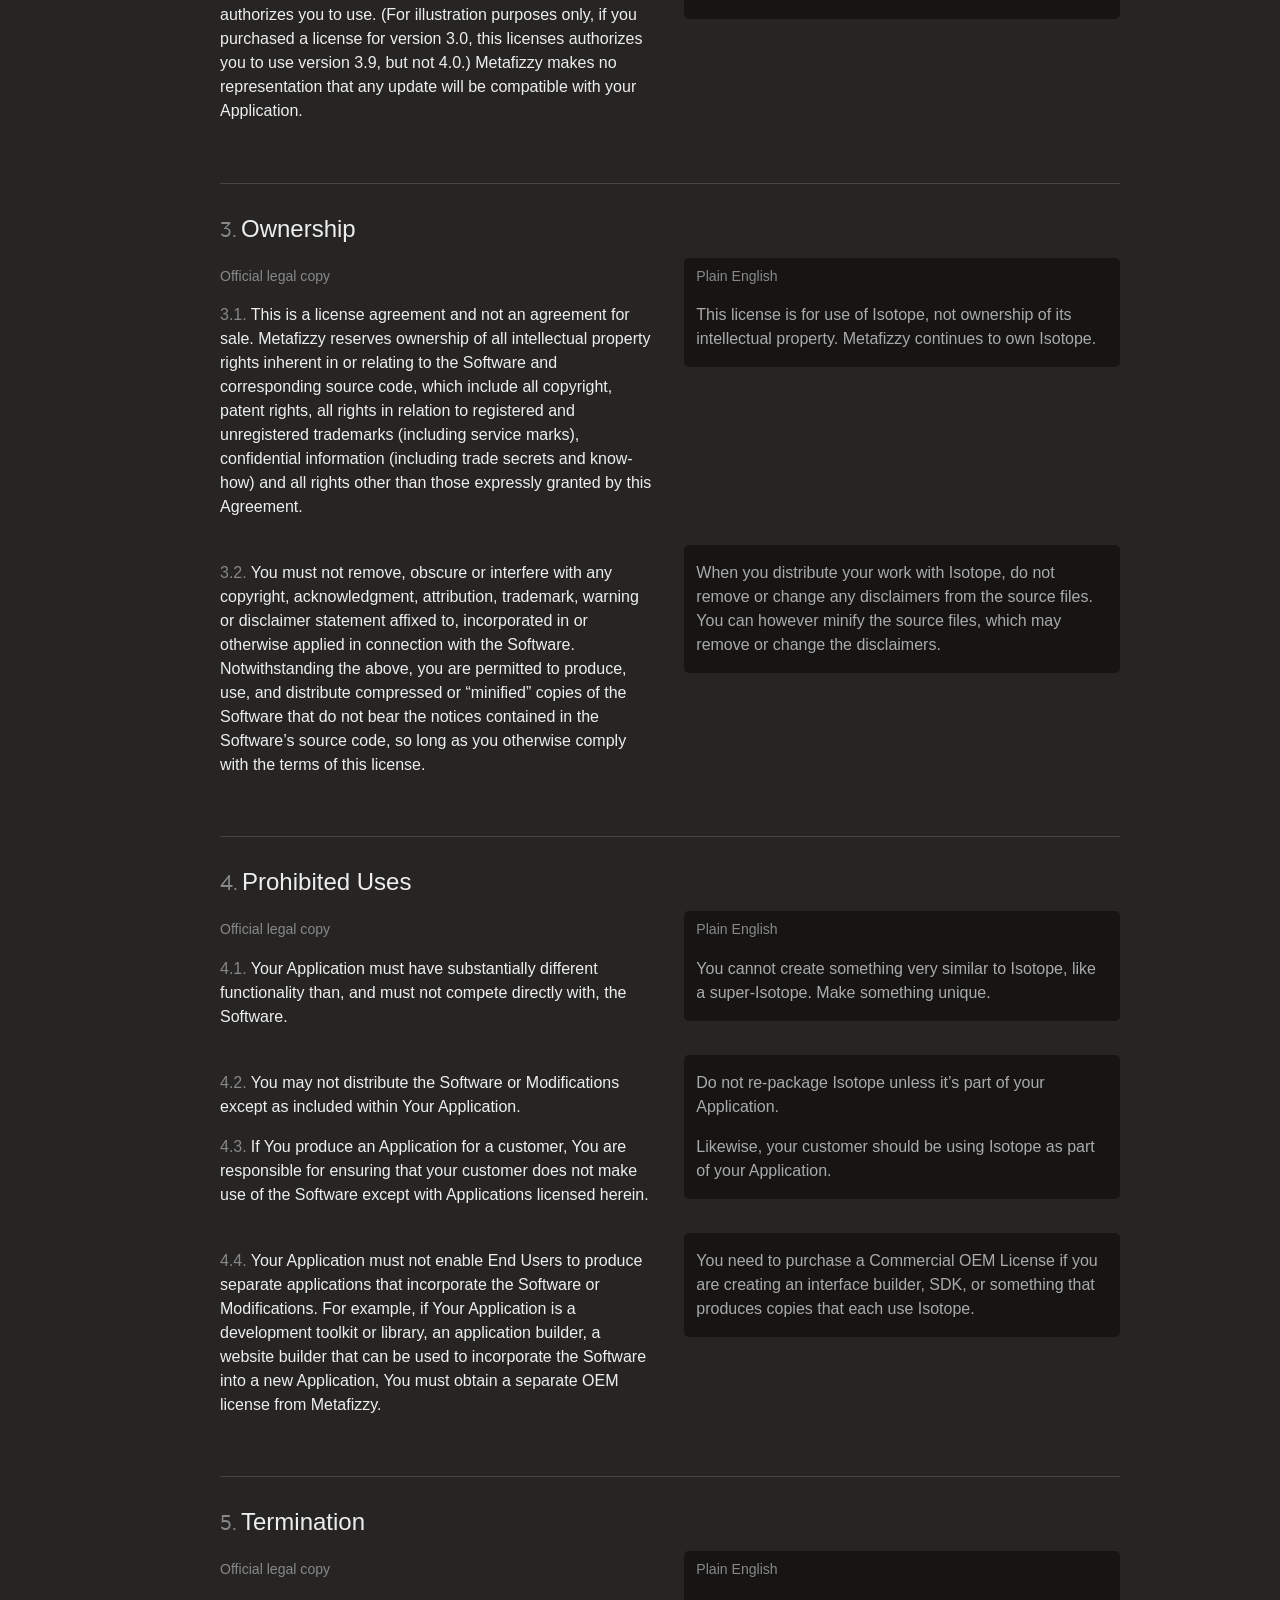
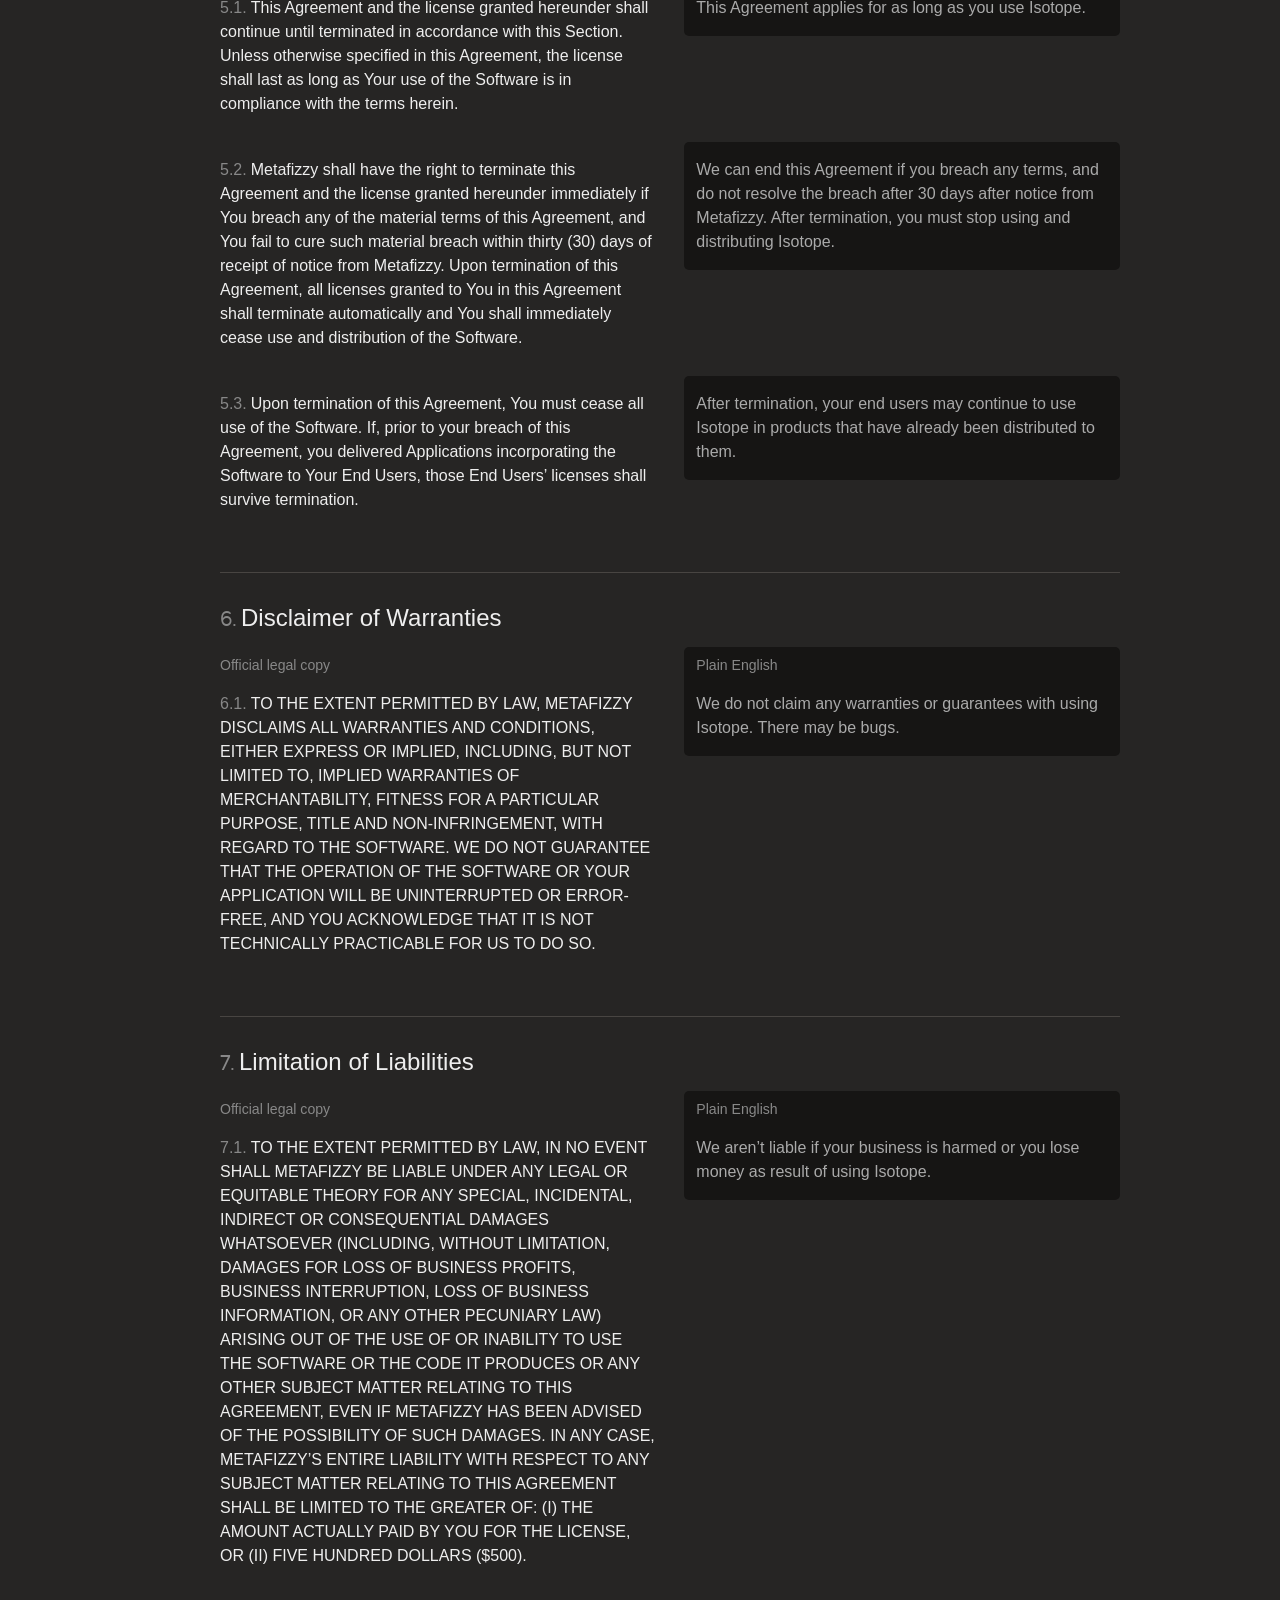
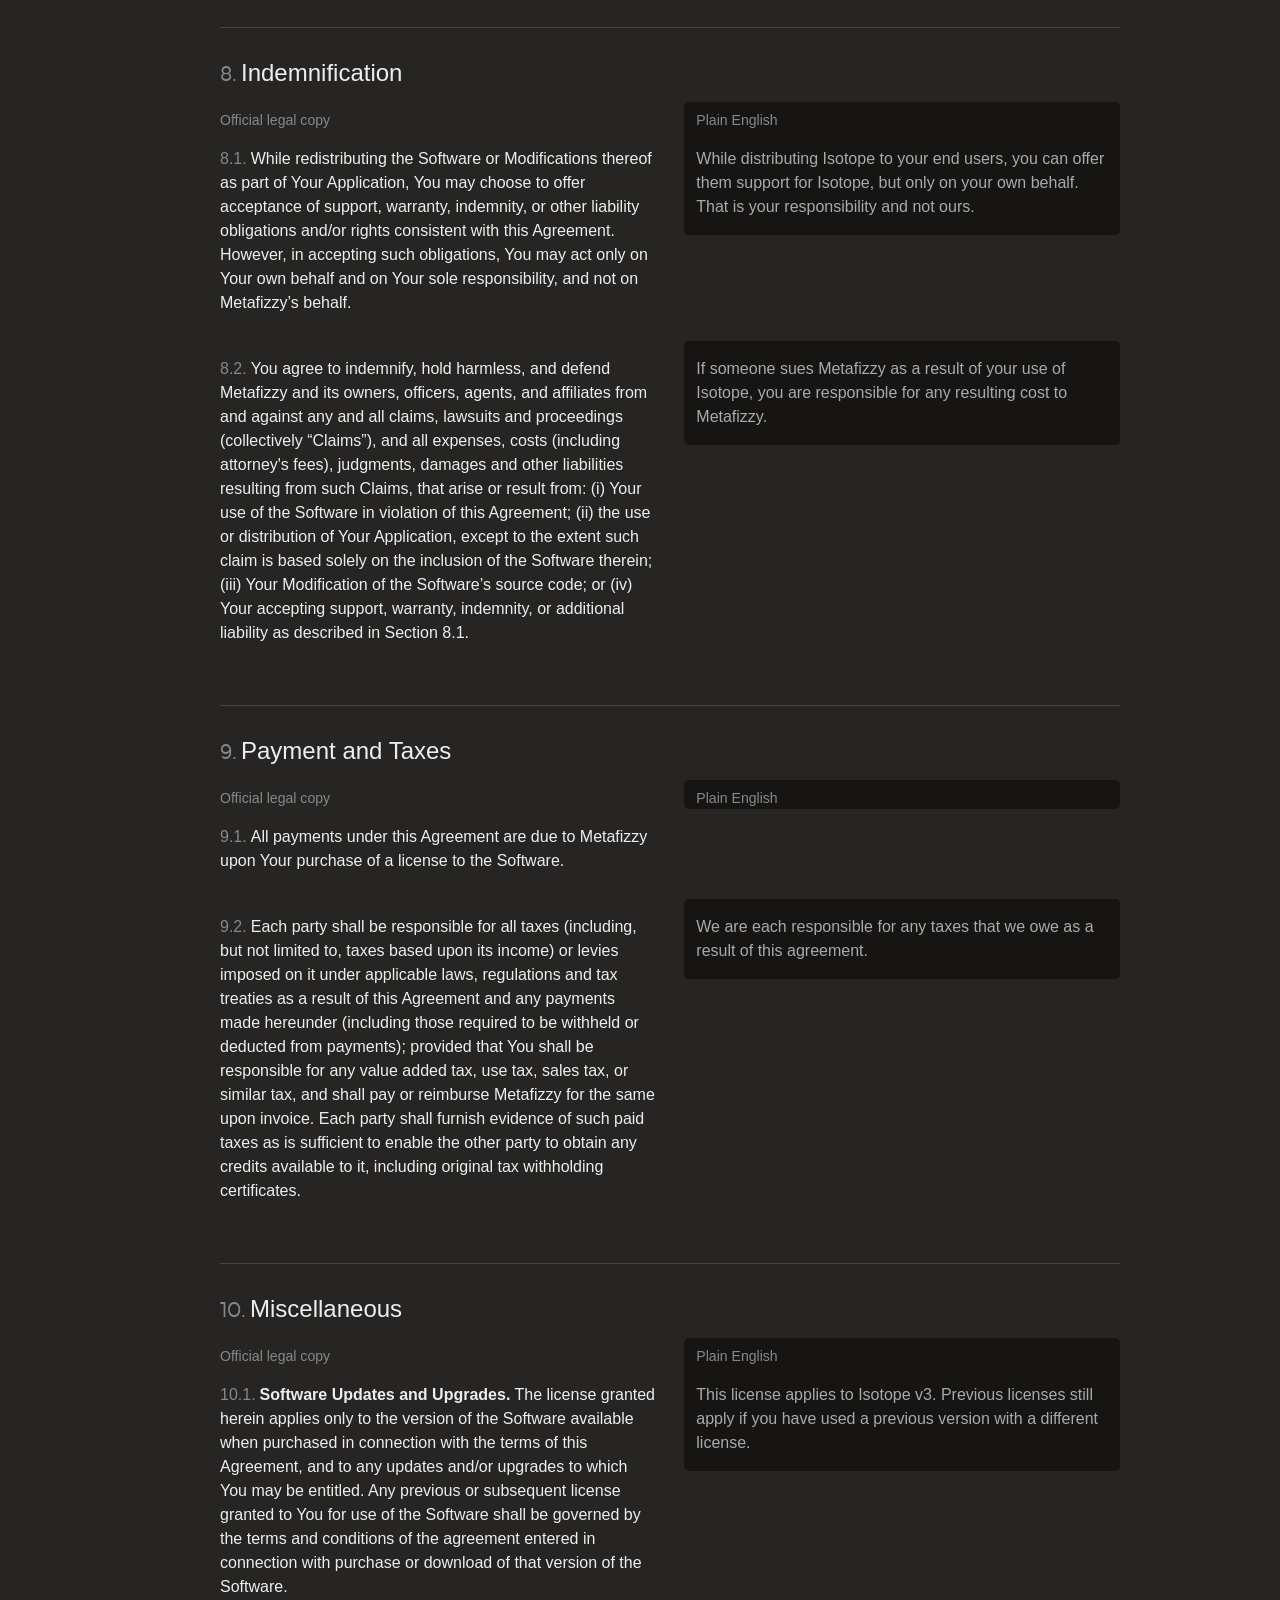
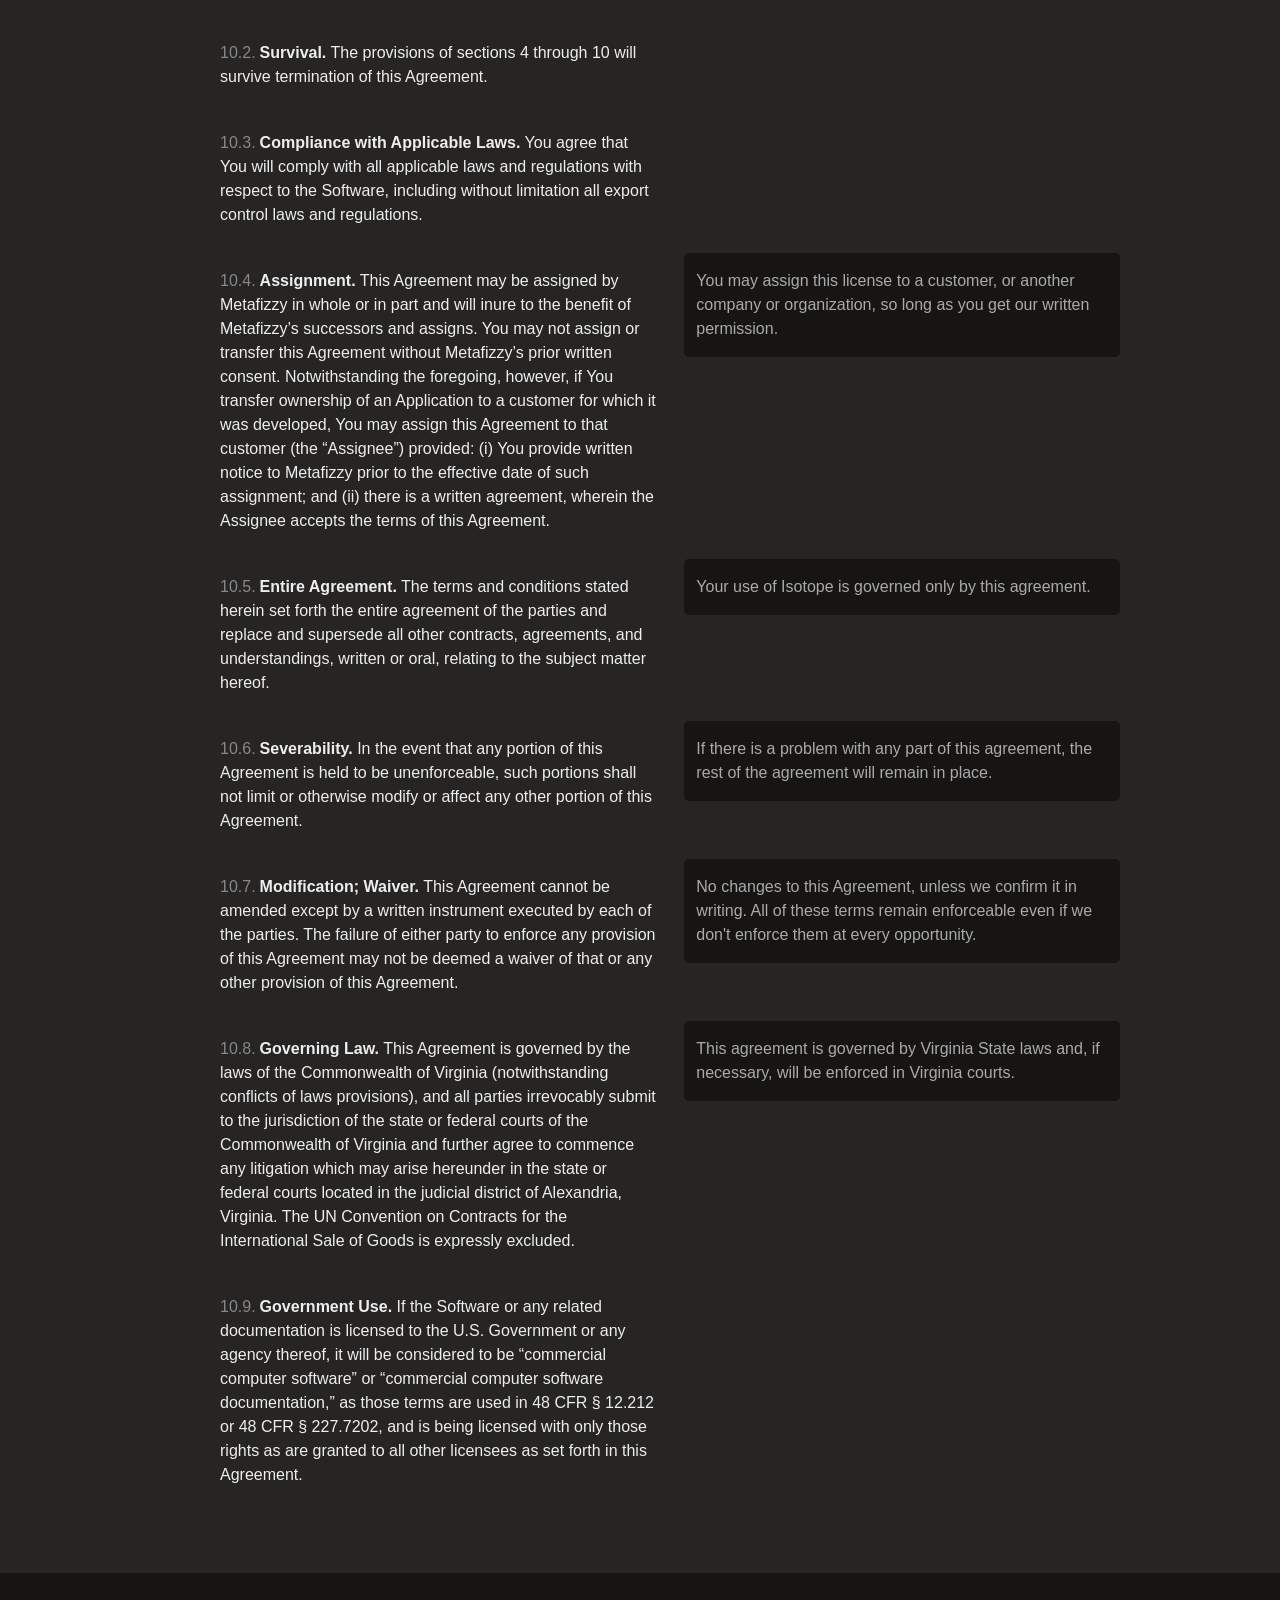
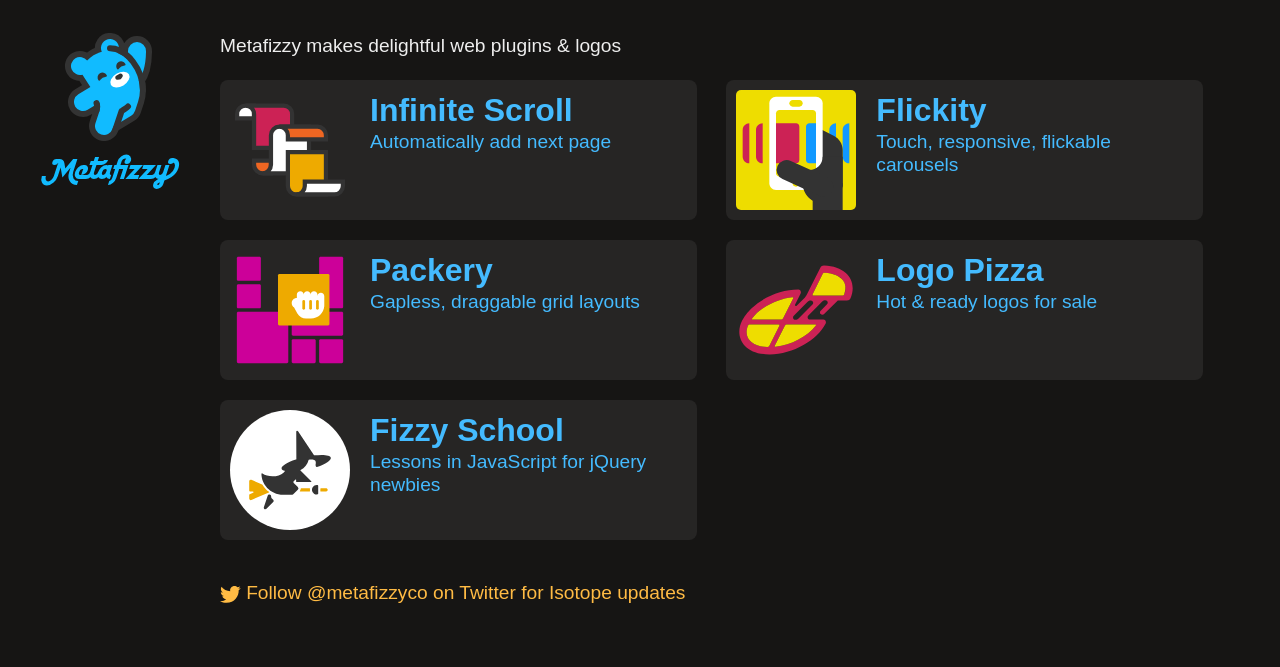
<file: vendor/isotope-docs/license.html>
<!doctype html>
<html class="export" lang="en">
<head>
  <meta charset="utf-8">
  <meta name="viewport" content="width=device-width">
  <meta name="description" content="Filter &amp; sort magical layouts">

  <title>Isotope &#xB7; License</title>

    <!-- Isotope does not require any CSS files -->
    <link rel="stylesheet" href="css/isotope-docs.css?6" media="screen">

  <meta name="twitter:card" content="summary">
  <meta name="twitter:site" content="@metafizzyco">
  <meta name="twitter:url" content="https://isotope.metafizzy.co/license.html">
  <meta name="twitter:title" content="Isotope License">
  <meta name="twitter:description" content="Filter &amp; sort magical layouts">

</head>
<body class="page--license">


  <div class="nav">
    <h1 class="nav__title"><a href=".">Isotope</a></h1>
  
    <ol class="site-nav">
      <li class="site-nav__item site-nav__item--filtering">
        <a class="site-nav__item__link" href="filtering.html">Filtering</a></li>
      <li class="site-nav__item site-nav__item--sorting">
        <a class="site-nav__item__link" href="sorting.html">Sorting</a></li>
      <li class="site-nav__item site-nav__item--layout ">
        <a class="site-nav__item__link" href="layout.html">Layout</a>
      </li>
      <li class="site-nav__item site-nav__item--layout-modes sub-nav-parent">
        <a class="site-nav__item__link" href="layout-modes.html">Layout modes</a>
        <ul class="sub-nav">
            <li class="sub-nav__item sub-nav__item--masonry">
              <a class="sub-nav__item__link" href="layout-modes/masonry.html">masonry</a></li>
            <li class="sub-nav__item sub-nav__item--fitrows">
              <a class="sub-nav__item__link" href="layout-modes/fitrows.html">fitRows</a></li>
            <li class="sub-nav__item sub-nav__item--vertical">
              <a class="sub-nav__item__link" href="layout-modes/vertical.html">vertical</a></li>
            <li class="sub-nav__item sub-nav__item--packery">
              <a class="sub-nav__item__link" href="layout-modes/packery.html">packery</a></li>
            <li class="sub-nav__item sub-nav__item--cellsbyrow">
              <a class="sub-nav__item__link" href="layout-modes/cellsbyrow.html">cellsByRow</a></li>
            <li class="sub-nav__item sub-nav__item--masonryhorizontal">
              <a class="sub-nav__item__link" href="layout-modes/masonryhorizontal.html">masonryHorizontal</a></li>
            <li class="sub-nav__item sub-nav__item--fitcolumns">
              <a class="sub-nav__item__link" href="layout-modes/fitcolumns.html">fitColumns</a></li>
            <li class="sub-nav__item sub-nav__item--cellsbycolumn">
              <a class="sub-nav__item__link" href="layout-modes/cellsbycolumn.html">cellsByColumn</a></li>
            <li class="sub-nav__item sub-nav__item--horiz">
              <a class="sub-nav__item__link" href="layout-modes/horiz.html">horiz</a></li>
        </ul>
      </li>
      <li class="site-nav__item site-nav__item--options">
        <a class="site-nav__item__link" href="options.html">Options</a></li>
      <li class="site-nav__item site-nav__item--methods">
        <a class="site-nav__item__link" href="methods.html">Methods</a></li>
      <li class="site-nav__item site-nav__item--events">
        <a class="site-nav__item__link" href="events.html">Events</a></li>
      <li class="site-nav__item site-nav__item--extras">
        <a class="site-nav__item__link" href="extras.html">Extras</a></li>
      <li class="site-nav__item site-nav__item--license">
        <a class="site-nav__item__link" href="license.html">License</a></li>
      <li class="site-nav__item site-nav__item--faq">
        <a class="site-nav__item__link" href="faq.html">FAQ</a></li>
    </ol>
  
    <ul class="page-nav" data-js="page-nav">
<li class="page-nav__item page-nav__item--h2"><a href="#isotope-licenses">Isotope licenses</a></li>
<li class="page-nav__item page-nav__item--h3"><a href="#open-source-license">Open source license</a></li>
<li class="page-nav__item page-nav__item--h3"><a href="#commercial-license">Commercial license</a></li>
<li class="page-nav__item page-nav__item--h3"><a href="#purchasing-a-commercial-license">Purchasing a commercial license</a></li>
<li class="page-nav__item page-nav__item--h3"><a href="#commercial-oem-license">Commercial OEM license</a></li>
<li class="page-nav__item page-nav__item--h2"><a href="#isotope-commercial-license-agreement">Isotope Commercial License&#xA0;Agreement</a></li>
<li class="page-nav__item page-nav__item--h3"><a href="#definitions">Definitions</a></li>
<li class="page-nav__item page-nav__item--h3"><a href="#commercial-license-grant">Commercial license grant</a></li>
<li class="page-nav__item page-nav__item--h3"><a href="#ownership">Ownership</a></li>
<li class="page-nav__item page-nav__item--h3"><a href="#prohibited-uses">Prohibited Uses</a></li>
<li class="page-nav__item page-nav__item--h3"><a href="#termination">Termination</a></li>
<li class="page-nav__item page-nav__item--h3"><a href="#disclaimer-of-warranties">Disclaimer of Warranties</a></li>
<li class="page-nav__item page-nav__item--h3"><a href="#limitation-of-liabilities">Limitation of Liabilities</a></li>
<li class="page-nav__item page-nav__item--h3"><a href="#indemnification">Indemnification</a></li>
<li class="page-nav__item page-nav__item--h3"><a href="#payment-and-taxes">Payment and Taxes</a></li>
<li class="page-nav__item page-nav__item--h3"><a href="#miscellaneous">Miscellaneous</a></li>
</ul>
  </div>


  <div id="content" class="main">
    <div class="container">
        <h1>License</h1>


<h2 id="isotope-licenses">Isotope licenses</h2>

<p>Isotope has three kinds of licenses: open-source, commercial, and OEM.</p>


<h3 id="open-source-license">Open source license</h3>

<p>The open source license is designed for you to use Isotope to build open source and personal projects. The Isotope open source license is <a href="https://www.gnu.org/licenses/gpl-3.0.html">GPLv3</a>. The GPLv3 has many terms, but the most important is how <a href="https://www.gnu.org/licenses/gpl-3.0.html#section5">it is <em>sticky</em> when you distribute your work publicly</a>. From the <a href="https://www.gnu.org/licenses/gpl-faq.html#GPLRequireSourcePostedPublic">GPL FAQ</a>:</p>

<blockquote>
  <p>If you release the modified version to the public in some way, the GPL requires you to make the modified source code available to the program&apos;s users, under the GPL.</p>
</blockquote>

<p>Releasing your project that uses Isotope under the GPLv3, in turn, requires your project to be licensed under the GPLv3. If you are okay with this, feel free to use Isotope under the GPLv3, without purchasing a commercial license.</p>


<h3 id="commercial-license">Commercial license</h3>

<p>The commercial license is designed to for you to use Isotope in commercial products and applications, without the provisions of the GPLv3. With the commercial license, your code is kept propietary, to yourself. If you want to use Isotope to develop commercial sites, themes, projects, and applications, the commercial license is the appropriate license.</p>


<h3 id="purchasing-a-commercial-license">Purchasing a commercial license</h3>

<p>Purchasing takes a minute. Our purchasing form accepts credit cards or PayPal. Once purchased, you&#x2019;ll receive a commercial license PDF and you will be all set to use Isotope in your commercial applications. With the purchase of a commercial license:</p>

<ul>
  <li>You may use Isotope in as many commercial applications you like.</li>
  <li>You may use Isotope in your own commercial applications and products. For example: premium WordPress, Tumblr, or other CMS themes, plugins and templates.</li>
  <li>Customers and users of your products do not need to purchase their own license &#x2014; so long as they are not developing their own commercial products with Isotope.</li>
</ul>

<p>Commercial Licenses are priced per team member. A team member is someone on your team working on a project that uses Isotope.</p>

<div class="duo">
  <div class="duo__cell duo__cell--license-option">
    <p>The <strong>Isotope Commercial Developer License</strong> is for individual developers. Each individual developer or team member needs to purchase a separate license.</p>
  </div>
  <div class="duo__cell">
      <a class="buy-button" href="https://gum.co/isotope-dev">
        <span class="buy-button__project">Isotope Commercial</span>
        <span class="buy-button__title">Developer</span>
        <span class="buy-button__license">License</span>
        <span class="buy-button__for">for 1 developer</span>
        <span class="buy-button__price">
          <span class="buy-button__price__dollar">$</span><span class="buy-button__price__value">25</span>
        </span>
      </a>
  </div>
</div>

<div class="duo">
  <div class="duo__cell duo__cell--license-option">
    <p>The <strong>Isotope Commercial Team License</strong> is for up to 8 team members.</p>
  </div>
  <div class="duo__cell">
      <a class="buy-button" href="https://gum.co/isotope-team">
        <span class="buy-button__project">Isotope Commercial</span>
        <span class="buy-button__title">Team</span>
        <span class="buy-button__license">License</span>
        <span class="buy-button__for">for up to 8 developers</span>
        <span class="buy-button__price">
          <span class="buy-button__price__dollar">$</span><span class="buy-button__price__value">110</span>
        </span>
      </a>
  </div>
</div>

<div class="duo">
  <div class="duo__cell duo__cell--license-option">
    <p>The <strong>Isotope Commercial Organization License</strong> is for an unlimited number of team members. This license covers the entire team no matter how many people are working on it.</p>
  </div>
  <div class="duo__cell">
      <a class="buy-button" href="https://gum.co/isotope-org">
        <span class="buy-button__project">Isotope Commercial</span>
        <span class="buy-button__title">Organization</span>
        <span class="buy-button__license">License</span>
        <span class="buy-button__for">for Unlimited developers</span>
        <span class="buy-button__price">
          <span class="buy-button__price__dollar">$</span><span class="buy-button__price__value">320</span>
        </span>
      </a>
  </div>
</div>

<p>Read the <a href="#isotope-commercial-license-agreement">Isotope Commercial License Agreement</a> below for complete terms and details.</p>

<p>For any questions about licensing, contact us <a href="mailto:licensing@metafizzy.co">licensing@metafizzy.co</a>.</p>


<h3 id="commercial-oem-license">Commercial OEM license</h3>

<p>If you want to include Isotope as part of a commercial interface builder, SDK, or toolkit, choose the Commercial OEM license. Commercial OEM licenses are customized for each customer. Contact <a href="mailto:licensing@metafizzy.co">licensing@metafizzy.co</a>.</p>


<div class="commercial-license-agreement" data-js="commercial-license-agreement">

  <h2 id="isotope-commercial-license-agreement">Isotope Commercial License&#xA0;Agreement</h2>

  <div class="call-out call-out--chill">
    <p>Below are the official Isotope Commercial License terms, as well as a <em>plain English</em> summary of the terms. These summaries are provided for your convenience, but are not binding; your use of Isotope is governed by the full license terms.</p>
  </div>

  <p>Select Commercial License.</p>

  <div class="button-group button-row">
    <button class="button button--developer is-selected" data-license-option="developer">Developer</button>
    <button class="button button--team" data-license-option="team">Team</button>
    <button class="button button--organization" data-license-option="organization">Organization</button>
  </div>

  <div class="duo duo--legal duo--legal--first">
    <div class="duo__cell duo--legal__official">
      <p id="agreement-p1">This Software License Agreement (the &#x201C;<strong>Agreement</strong>&#x201D;) is between Metafizzy LLC (&#x201C;<strong>Metafizzy</strong>&#x201D;) and <strong>You</strong> (including your agents and affiliates), a commercial licensee of Metafizzy&apos;s software. If you have not purchased a Isotope commercial license from Metafizzy, these terms do not apply to you, and your use of the Metafizzy software is instead governed by the <a href="https://www.gnu.org/licenses/gpl-3.0.html">GNU General Public License, version 3</a>.</p>
    </div>
    <div class="duo__cell duo--legal__plain">
      <p>Purchasing a Isotope Commercial <span data-license-property="title"></span> License applies this Agreement to you. Otherwise, you may use Isotope under the GPLv3.</p>
    </div>
  </div>

  <h3 id="definitions">Definitions</h3>

  <ol class="cla__definitions-list">
    <li>&#x201C;<strong>Application</strong>&#x201D; means any software, application, or elements that Your Licensed Developers develop using the Software or Modifications in accordance with this Agreement.</li>
    <li>&#x201C;<strong>End User</strong>&#x201D; means an end user of Your Application who acquires a license to such solely for their own use and not for distribution, resale, user interface design, or software development purposes.</li>
    <li>&#x201C;<strong>Licensed Developer</strong>&#x201D; shall mean an individual person permitted to use the Software and make Modifications for your Applications, whether such person is Your employee or a consultant or contractor providing services to You. </li>
    <li>&#x201C;<strong>Modification</strong>&#x201D; means any revision, adaptation, or derivative of the Software produced by You.</li>
    <li>The &#x201C;<strong>Software</strong>&#x201D; means Isotope version 3.</li>
  </ol>

  <h3 id="commercial-license-grant">Commercial license grant</h3>

  <div class="duo duo--legal duo--legal--first">
    <div class="duo__cell duo--legal__official">
      <p id="grant-p1" class="cla__part">Subject to the terms of this Agreement, Metafizzy grants to You a revocable, non-exclusive, non-transferable license: (i) for <span data-license-property="for-official">one (1) Licensed Developer</span> to use the Software to create Modifications and Applications; (ii) for You to distribute the Software and/or Modifications to an unlimited number of End Users solely as integrated into the Applications; and (iii) for End Users to use the Software as incorporated into Your Applications in accordance with the terms of this Agreement.</p>
    </div>
    <div class="duo__cell duo--legal__plain">
      <p>This license grants you <span data-license-property="for-plain">one individual Developer</span> to use Isotope for an unlimited amount of Applications. It is not exclusive &#x2014; others companies and developers can use Isotope &#x2014; and is non-transferable &#x2014; you cannot transfer this license to another company.</p>
    </div>
  </div>

  <div class="duo duo--legal">
    <div class="duo__cell duo--legal__official">
      <p id="grant-p2" class="cla__part">You are entitled to receive all updates to the major version of the Software licensed by you, as well as any later version of the Software that Metafizzy, in writing, explicitly authorizes you to use. (For illustration purposes only, if you purchased a license for version 3.0, this licenses authorizes you to use version 3.9, but not 4.0.) Metafizzy makes no representation that any update will be compatible with your Application.</p>
    </div>
    <div class="duo__cell duo--legal__plain">
      <p>You can use this license with Isotope versions 3.x.x, as well as later versions if we authorize. Later versions of Isotope may not be compatible with your Application.</p>
    </div>
  </div>

  <h3 id="ownership">Ownership</h3>

  <div class="duo duo--legal duo--legal--first">
    <div class="duo__cell duo--legal__official">
      <p id="ownership-p1" class="cla__part">This is a license agreement and not an agreement for sale. Metafizzy reserves ownership of all intellectual property rights inherent in or relating to the Software and corresponding source code, which include all copyright, patent rights, all rights in relation to registered and unregistered trademarks (including service marks), confidential information (including trade secrets and know-how) and all rights other than those expressly granted by this Agreement.</p>
    </div>
    <div class="duo__cell duo--legal__plain">
      <p>This license is for use of Isotope, not ownership of its intellectual property. Metafizzy continues to own Isotope.</p>
    </div>
  </div>

  <div class="duo duo--legal">
    <div class="duo__cell duo--legal__official">
      <p id="ownership-p2" class="cla__part">You must not remove, obscure or interfere with any copyright, acknowledgment, attribution, trademark, warning or disclaimer statement affixed to, incorporated in or otherwise applied in connection with the Software. Notwithstanding the above, you are permitted to produce, use, and distribute compressed or &#x201C;minified&#x201D; copies of the Software that do not bear the notices contained in the Software&#x2019;s source code, so long as you otherwise comply with the terms of this license.</p>
    </div>
    <div class="duo__cell duo--legal__plain">
      <p>When you distribute your work with Isotope, do not remove or change any disclaimers from the source files. You can however minify the source files, which may remove or change the disclaimers.</p>
    </div>
  </div>

  <h3 id="prohibited-uses">Prohibited Uses</h3>

  <div class="duo duo--legal duo--legal--first">
    <div class="duo__cell duo--legal__official">
      <p id="prohibited-p1" class="cla__part">Your Application must have substantially different functionality than, and must not compete directly with, the Software.</p>
    </div>
    <div class="duo__cell duo--legal__plain">
      <p>You cannot create something very similar to Isotope, like a super-Isotope. Make something unique.</p>
    </div>
  </div>

  <div class="duo duo--legal">
    <div class="duo__cell duo--legal__official">
      <p id="prohibited-p2" class="cla__part">You may not distribute the Software or Modifications except as included within Your Application.</p> 
      <p id="prohibited-p3" class="cla__part">If You produce an Application for a customer, You are responsible for ensuring that your customer does not make use of the Software except with Applications licensed herein.</p>
    </div>
    <div class="duo__cell duo--legal__plain">
      <p>Do not re-package Isotope unless it&#x2019;s part of your Application.</p>
      <p>Likewise, your customer should be using Isotope as part of your Application.</p>
    </div>
  </div>

  <div class="duo duo--legal">
    <div class="duo__cell duo--legal__official">
      <p id="prohibited-p4" class="cla__part">Your Application must not enable End Users to produce separate applications that incorporate the Software or Modifications. For example, if Your Application is a development toolkit or library, an application builder, a website builder that can be used to incorporate the Software into a new Application, You must obtain a separate OEM license from Metafizzy.</p>
    </div>
    <div class="duo__cell duo--legal__plain">
      <p>You need to purchase a Commercial OEM License if you are creating an interface builder, SDK, or something that produces copies that each use Isotope.</p>
    </div>
  </div>

  <h3 id="termination">Termination</h3>

  <div class="duo duo--legal  duo--legal--first">
    <div class="duo__cell duo--legal__official">
      <p id="termination-p1" class="cla__part">This Agreement and the license granted hereunder shall continue until terminated in accordance with this Section. Unless otherwise specified in this Agreement, the license shall last as long as Your use of the Software is in compliance with the terms herein. </p>
    </div>
    <div class="duo__cell duo--legal__plain">
      <p>This Agreement applies for as long as you use Isotope.</p>
    </div>
  </div>

  <div class="duo duo--legal">
    <div class="duo__cell duo--legal__official">
      <p id="termination-p2" class="cla__part">Metafizzy shall have the right to terminate this Agreement and the license granted hereunder immediately if You breach any of the material terms of this Agreement, and You fail to cure such material breach within thirty (30) days of receipt of notice from Metafizzy. Upon termination of this Agreement, all licenses granted to You in this Agreement shall terminate automatically and You shall immediately cease use and distribution of the Software.</p>
    </div>
    <div class="duo__cell duo--legal__plain">
      <p>We can end this Agreement if you breach any terms, and do not resolve the breach after 30 days after notice from Metafizzy. After termination, you must stop using and distributing Isotope.</p>
    </div>
  </div>

  <div class="duo duo--legal">
    <div class="duo__cell duo--legal__official">
      <p id="termination-p3" class="cla__part">Upon termination of this Agreement, You must cease all use of the Software. If, prior to your breach of this Agreement, you delivered Applications incorporating the Software to Your End Users, those End Users&#x2019; licenses shall survive termination.</p>
    </div>
    <div class="duo__cell duo--legal__plain">
      <p>After termination, your end users may continue to use Isotope in products that have already been distributed to them.</p>
    </div>
  </div>

  <h3 id="disclaimer-of-warranties">Disclaimer of Warranties</h3>

  <div class="duo duo--legal duo--legal--first">
    <div class="duo__cell duo--legal__official">
      <p class="cla__part">TO THE EXTENT PERMITTED BY LAW, METAFIZZY DISCLAIMS ALL WARRANTIES AND CONDITIONS, EITHER EXPRESS OR IMPLIED, INCLUDING, BUT NOT LIMITED TO, IMPLIED WARRANTIES OF MERCHANTABILITY, FITNESS FOR A PARTICULAR PURPOSE, TITLE AND NON-INFRINGEMENT, WITH REGARD TO THE SOFTWARE. WE DO NOT GUARANTEE THAT THE OPERATION OF THE SOFTWARE OR YOUR APPLICATION WILL BE UNINTERRUPTED OR ERROR-FREE, AND YOU ACKNOWLEDGE THAT IT IS NOT TECHNICALLY PRACTICABLE FOR US TO DO SO.</p>
    </div>
    <div class="duo__cell duo--legal__plain">
      <p>We do not claim any warranties or guarantees with using Isotope. There may be bugs.</p>
    </div>
  </div>

  <h3 id="limitation-of-liabilities">Limitation of Liabilities</h3>

  <div class="duo duo--legal duo--legal--first">
    <div class="duo__cell duo--legal__official">
      <p class="cla__part">TO THE EXTENT PERMITTED BY LAW, IN NO EVENT SHALL METAFIZZY BE LIABLE UNDER ANY LEGAL OR EQUITABLE THEORY FOR ANY SPECIAL, INCIDENTAL, INDIRECT OR CONSEQUENTIAL DAMAGES WHATSOEVER (INCLUDING, WITHOUT LIMITATION, DAMAGES FOR LOSS OF BUSINESS PROFITS, BUSINESS INTERRUPTION, LOSS OF BUSINESS INFORMATION, OR ANY OTHER PECUNIARY LAW) ARISING OUT OF THE USE OF OR INABILITY TO USE THE SOFTWARE OR THE CODE IT PRODUCES OR ANY OTHER SUBJECT MATTER RELATING TO THIS AGREEMENT, EVEN IF METAFIZZY HAS BEEN ADVISED OF THE POSSIBILITY OF SUCH DAMAGES. IN ANY CASE, METAFIZZY&#x2019;S ENTIRE LIABILITY WITH RESPECT TO ANY SUBJECT MATTER RELATING TO THIS AGREEMENT SHALL BE LIMITED TO THE GREATER OF: (I) THE AMOUNT ACTUALLY PAID BY YOU FOR THE LICENSE, OR (II) FIVE HUNDRED DOLLARS ($500).</p>
    </div>
    <div class="duo__cell duo--legal__plain">
      <p>We aren&#x2019;t liable if your business is harmed or you lose money as
  result of using Isotope.</p>
    </div>
  </div>

  <h3 id="indemnification">Indemnification</h3>

  <div class="duo duo--legal duo--legal--first">
    <div class="duo__cell duo--legal__official">
      <p class="cla__part">While redistributing the Software or Modifications thereof as part of Your Application, You may choose to offer acceptance of support, warranty, indemnity, or other liability obligations and/or rights consistent with this Agreement. However, in accepting such obligations, You may act only on Your own behalf and on Your sole responsibility, and not on Metafizzy&#x2019;s behalf. </p>
    </div>
    <div class="duo__cell duo--legal__plain">
      <p>While distributing Isotope to your end users, you can offer them support for Isotope, but only on your own behalf. That is your responsibility and not ours.</p>
    </div>
  </div>

  <div class="duo duo--legal">
    <div class="duo__cell duo--legal__official">
      <p class="cla__part">You agree to indemnify, hold harmless, and defend Metafizzy and its owners, officers, agents, and affiliates from and against any and all claims, lawsuits and proceedings (collectively &#x201C;Claims&#x201D;), and all expenses, costs (including attorney&apos;s fees), judgments, damages and other liabilities resulting from such Claims, that arise or result from: (i) Your use of the Software in violation of this Agreement; (ii) the use or distribution of Your Application, except to the extent such claim is based solely on the inclusion of the Software therein; (iii) Your Modification of the Software&#x2019;s source code; or (iv) Your accepting support, warranty, indemnity, or additional liability as described in Section 8.1.</p>
    </div>
    <div class="duo__cell duo--legal__plain">
      <p>If someone sues Metafizzy as a result of your use of Isotope, you are responsible for any resulting cost to Metafizzy.</p>
    </div>
  </div>

  <h3 id="payment-and-taxes">Payment and Taxes</h3>

  <div class="duo duo--legal duo--legal--first">
    <div class="duo__cell duo--legal__official">
      <p class="cla__part">All payments under this Agreement are due to Metafizzy upon Your purchase of a license to the Software.</p>
    </div>
    <div class="duo__cell duo--legal__plain">
    </div>
  </div>

  <div class="duo duo--legal">
    <div class="duo__cell duo--legal__official">
      <p class="cla__part">Each party shall be responsible for all taxes (including, but not limited to, taxes based upon its income) or levies imposed on it under applicable laws, regulations and tax treaties as a result of this Agreement and any payments made hereunder (including those required to be withheld or deducted from payments); provided that You shall be responsible for any value added tax, use tax, sales tax, or similar tax,  and shall pay or reimburse Metafizzy for the same upon invoice. Each party shall furnish evidence of such paid taxes as is sufficient to enable the other party to obtain any credits available to it, including original tax withholding certificates.</p>
    </div>
    <div class="duo__cell duo--legal__plain">
      <p>We are each responsible for any taxes that we owe as a result of this agreement.</p>
    </div>
  </div>

  <h3 id="miscellaneous">Miscellaneous</h3>

  <div class="duo duo--legal duo--legal--first">
    <div class="duo__cell duo--legal__official">
      <p class="cla__part"><strong>Software Updates and Upgrades.</strong> The license granted herein applies only to the version of the Software available when purchased in connection with the terms of this Agreement, and to any updates and/or upgrades to which You may be entitled. Any previous or subsequent license granted to You for use of the Software shall be governed by the terms and conditions of the agreement entered in connection with purchase or download of that version of the Software.</p>
    </div>
    <div class="duo__cell duo--legal__plain">
      <p>This license applies to Isotope v3. Previous licenses still apply if you have used a previous version with a different license.</p>
    </div>
  </div>

  <div class="duo duo--legal">
    <div class="duo__cell duo--legal__official">
      <p class="cla__part"><strong>Survival.</strong> The provisions of sections 4 through 10 will survive termination of this Agreement.</p>
    </div>
    <div class="duo__cell duo--legal__plain">
    </div>
  </div>

  <div class="duo duo--legal">
    <div class="duo__cell duo--legal__official">
      <p class="cla__part"><strong>Compliance with Applicable Laws.</strong> You agree that You will comply with all applicable laws and regulations with respect to the Software, including without limitation all export control laws and regulations.</p>
    </div>
    <div class="duo__cell duo--legal__plain">
    </div>
  </div>

  <div class="duo duo--legal">
    <div class="duo__cell duo--legal__official">
      <p class="cla__part"><strong>Assignment.</strong> This Agreement may be assigned by Metafizzy in whole or in part and will inure to the benefit of Metafizzy&#x2019;s successors and assigns. You may not assign or transfer this Agreement without Metafizzy&#x2019;s prior written consent. Notwithstanding the foregoing, however, if You transfer ownership of an Application to a customer for which it was developed, You may assign this Agreement to that customer (the &#x201C;Assignee&#x201D;) provided: (i) You provide written notice to Metafizzy prior to the effective date of such assignment; and (ii) there is a written agreement, wherein the Assignee accepts the terms of this Agreement.</p>
    </div>
    <div class="duo__cell duo--legal__plain">
      <p>You may assign this license to a customer, or another company or organization, so long as you get our written permission.</p>
    </div>
  </div>

  <div class="duo duo--legal">
    <div class="duo__cell duo--legal__official">
      <p class="cla__part"><strong>Entire Agreement.</strong> The terms and conditions stated herein set forth the entire agreement of the parties and replace and supersede all other contracts, agreements, and understandings, written or oral, relating to the subject matter hereof.</p>
    </div>
    <div class="duo__cell duo--legal__plain">
      <p>Your use of Isotope is governed only by this agreement.</p>
    </div>
  </div>

  <div class="duo duo--legal">
    <div class="duo__cell duo--legal__official">
      <p class="cla__part"><strong>Severability.</strong> In the event that any portion of this Agreement is held to be unenforceable, such portions shall not limit or otherwise modify or affect any other portion of this Agreement.</p>
    </div>
    <div class="duo__cell duo--legal__plain">
      <p>If there is a problem with any part of this agreement, the rest of the agreement will remain in place.</p>
    </div>
  </div>

  <div class="duo duo--legal">
    <div class="duo__cell duo--legal__official">
      <p class="cla__part"><strong>Modification; Waiver.</strong> This Agreement cannot be amended except by a written instrument executed by each of the parties. The failure of either party to enforce any provision of this Agreement may not be deemed a waiver of that or any other provision of this Agreement.</p>
    </div>
    <div class="duo__cell duo--legal__plain">
      <p>No changes to this Agreement, unless we confirm it in writing. All of these terms remain enforceable even if we don&apos;t enforce them at every opportunity.</p>
    </div>
  </div>

  <div class="duo duo--legal">
    <div class="duo__cell duo--legal__official">
      <p class="cla__part"><strong>Governing Law.</strong> This Agreement is governed by the laws of the Commonwealth of Virginia (notwithstanding conflicts of laws provisions), and all parties irrevocably submit to the jurisdiction of the state or federal courts of the Commonwealth of Virginia and further agree to commence any litigation which may arise hereunder in the state or federal courts located in the judicial district of Alexandria, Virginia. The UN Convention on Contracts for the International Sale of Goods is expressly excluded.</p>
    </div>
    <div class="duo__cell duo--legal__plain">
      <p>This agreement is governed by Virginia State laws and, if necessary, will be enforced in Virginia courts.</p>
    </div>
  </div>

  <div class="duo duo--legal">
    <div class="duo__cell duo--legal__official">
      <p class="cla__part"><strong>Government Use.</strong> If the Software or any related documentation is licensed to the U.S. Government or any agency thereof, it will be considered to be &#x201C;commercial computer software&#x201D; or &#x201C;commercial computer software documentation,&#x201D; as those terms are used in 48 CFR &#xA7; 12.212 or 48 CFR &#xA7; 227.7202, and is being licensed with only those rights as are granted to all other licensees as set forth in this Agreement.</p>
    </div>
    <div class="duo__cell duo--legal__plain">
    </div>
  </div>

</div> 

    </div>
  </div>

  <footer class="site-footer">
  
    <div class="container">
  
      <p class="site-footer__copy">Metafizzy makes delightful web plugins &amp; logos</p>
  
      <div class="showcase">
      
        <ul class="showcase-item-list">
      
            <li class="showcase-item">
              <a class="showcase-item__link" href="https://infinite-scroll.com">
                <div class="showcase-item__image">
                    <svg class="infinite-scroll-illo" xmlns="http://www.w3.org/2000/svg" viewbox="0 0 520 520" width="200" height="200">
                      <path class="infinite-scroll-illo__page infinite-scroll-illo__page--back" d="M90,110H10V90c0-22,18-40,40-40h40V110z"/>
                      <path class="infinite-scroll-illo__page infinite-scroll-illo__page--front1" d="M270,90L270,90c0-22-18-40-40-40h0H50h0c22,0,40,18,40,40v0v0v160h180V90z"/>
                      <path class="infinite-scroll-illo__page infinite-scroll-illo__page--front2" d="M170,330v-20H90v20v0c0,22,18,40,40,40h0h40V330z"/>
                      <path class="infinite-scroll-illo__page infinite-scroll-illo__page--back" d="M350,150H210c-22,0-40,18-40,40v140v0c0,22-18,40-40,40h0h220V150z"/>
                      <path class="infinite-scroll-illo__page infinite-scroll-illo__page--front3" d="M430,470V270H250v160c0,22,18,40,40,40H430z"/>
                      <path class="infinite-scroll-illo__page infinite-scroll-illo__page--front2" d="M250,190v20h180v-20c0-22-18-40-40-40H210h0C232,150,250,168,250,190L250,190z"/>
                      <path class="infinite-scroll-illo__page infinite-scroll-illo__page--back" d="M330,410v20v0c0,22-18,40-40,40h0h180c22,0,40-18,40-40v-20H330z"/>
                    </svg>
                </div>
                <div class="showcase-item__text">
                  <h3 class="showcase-item__title">Infinite Scroll</h3>
                  <p class="showcase-item__description">Automatically add next page</p>
                </div>
              </a>
            </li>
      
            <li class="showcase-item">
              <a class="showcase-item__link" href="https://flickity.metafizzy.co">
                <div class="showcase-item__image">
                    <svg class="flickity-illo" xmlns="http://www.w3.org/2000/svg" viewbox="0 0 360 360" width="100" height="100">
                      <path class="flickity-illo__color1" fill="#19F" d="M300 220L300 220c-11 0-20-9-20-20v-80c0-11 9-20 20-20h0V220z"/>
                      <path class="flickity-illo__color1" fill="#19F" d="M340 220L340 220c-11 0-20-9-20-20v-80c0-11 9-20 20-20h0V220z"/>
                      <path class="flickity-illo__color2" fill="#333" d="M320 290V180c0-18-10-35-27-43L240 110v180H320z"/>
                      <path class="flickity-illo__color3" fill="white" d="M240 300H120c-11 0-20-9-20-20V40c0-11 9-20 20-20h120c11 0 20 9 20 20v240C260 291 251 300 240 300z"/>
                      <path class="flickity-illo__color4" fill="#ED0" d="M230 260H130c-6 0-10-5-10-10V70c0-6 5-10 10-10h100c6 0 10 5 10 10v180 C240 256 236 260 230 260z"/>
                      <path class="flickity-illo__color2" fill="#333" d="M260 200h60v81c0 32-26 59-59 59h0c-34 0-61-27-61-61V240h20 C242 240 260 222 260 200L260 200z"/>
                      <path class="flickity-illo__color5" fill="#C25" d="M180 220h-60V100h60c6 0 10 5 10 10v100C190 216 186 220 180 220z"/>
                      <path class="flickity-illo__color1" fill="#19F" d="M240 220h-20c-6 0-10-5-10-10V110c0-6 5-10 10-10h20V220z"/>
                      <rect class="flickity-illo__color2" fill="#333" x="230" y="280" width="90" height="80"/>
                      <circle class="flickity-illo__color4" fill="#ED0" cx="180" cy="280" r="10"/>
                      <line class="flickity-illo__thumb" stroke="#333" stroke-width="60" stroke-linecap="round" x1="262" y1="290" x2="152" y2="240"/>
                      <path class="flickity-illo__color4" fill="#ED0" d="M190 50h-20c-6 0-10-5-10-10v0c0-6 5-10 10-10h20c6 0 10 5 10 10v0C200 46 196 50 190 50z"/>
                      <path class="flickity-illo__color5" fill="#C25" d="M80 220L80 220c-11 0-20-9-20-20v-80c0-11 9-20 20-20h0V220z"/>
                      <path class="flickity-illo__color5" fill="#C25" d="M40 220L40 220c-11 0-20-9-20-20v-80c0-11 9-20 20-20h0V220z"/>
                    </svg>
                </div>
                <div class="showcase-item__text">
                  <h3 class="showcase-item__title">Flickity</h3>
                  <p class="showcase-item__description">Touch, responsive, flickable carousels</p>
                </div>
              </a>
            </li>
      
            <li class="showcase-item">
              <a class="showcase-item__link" href="https://packery.metafizzy.co">
                <div class="showcase-item__image">
                    <svg class="packery-illo" xmlns="http://www.w3.org/2000/svg" viewbox="0 0 700 700" width="100" height="100">
                      <path class="packery-illo__item" fill="#C09" d="M172 180H48c-4 0-8-4-8-8V48c0-4 4-8 8-8h124c4 0 8 4 8 8v124C180 176 176 180 172 180z"/>
                      <path class="packery-illo__item" fill="#C09" d="M172 340H48c-4 0-8-4-8-8V208c0-4 4-8 8-8h124c4 0 8 4 8 8v124C180 336 176 340 172 340z"/>
                      <path class="packery-illo__item" fill="#C09" d="M492 660H368c-4 0-8-4-8-8V528c0-4 4-8 8-8h124c4 0 8 4 8 8v124C500 656 496 660 492 660z"/>
                      <path class="packery-illo__item" fill="#C09" d="M652 660H528c-4 0-8-4-8-8V528c0-4 4-8 8-8h124c4 0 8 4 8 8v124C660 656 656 660 652 660z"/>
                      <path class="packery-illo__item" fill="#C09" d="M652 500H368c-4 0-8-4-8-8V368c0-4 4-8 8-8h284c4 0 8 4 8 8v124C660 496 656 500 652 500z"/>
                      <path class="packery-illo__item" fill="#C09" d="M332 660H48c-4 0-8-4-8-8V368c0-4 4-8 8-8h284c4 0 8 4 8 8v284C340 656 336 660 332 660z"/>
                      <path class="packery-illo__item" fill="#C09" d="M652 340H528c-4 0-8-4-8-8V48c0-4 4-8 8-8h124c4 0 8 4 8 8v284C660 336 656 340 652 340z"/>
                      <path class="packery-illo__draggie" fill="#EA0" d="M572 440H288c-4 0-8-4-8-8V148c0-4 4-8 8-8h284c4 0 8 4 8 8v284C580 436 576 440 572 440z"/>
                      <g>
                        <path class="packery-illo__hand" fill="white" d="M530 250c-11 0-20 9-20 20v-10c0-11-9-20-20-20s-20 9-20 20c0-11-9-20-20-20s-20 9-20 20c0-11-9-20-20-20
                          s-20 9-20 20v20c-17 0-30 13-30 30c0 11 6 20 14 25l19 35c10 18 30 30 51 30h28
                          c43 0 78-35 78-78V270C550 259 541 250 530 250z"/>
                        <line class="packery-illo__hand-line" stroke="#EA0" fill="none" stroke-width="16" stroke-linecap="round" x1="430" y1="300" x2="430" y2="340"/>
                        <line class="packery-illo__hand-line" stroke="#EA0" fill="none" stroke-width="16" stroke-linecap="round" x1="470" y1="300" x2="470" y2="340"/>
                        <line class="packery-illo__hand-line" stroke="#EA0" fill="none" stroke-width="16" stroke-linecap="round" x1="510" y1="300" x2="510" y2="340"/>
                      </g>
                    </svg>
                </div>
                <div class="showcase-item__text">
                  <h3 class="showcase-item__title">Packery</h3>
                  <p class="showcase-item__description">Gapless, draggable grid layouts</p>
                </div>
              </a>
            </li>
      
            <li class="showcase-item">
              <a class="showcase-item__link" href="http://logo.pizza">
                <div class="showcase-item__image">
                    <svg class="logo-pizza-illo" xmlns="http://www.w3.org/2000/svg" viewbox="0 0 700 700" width="100" height="100">
                      <path class="logo-pizza-illo__outline" fill="#C25" d="M513 91c-9-0-17 5-21 12l-80 160c-3 5-6 10-11 15l-47 47
                        c-5 5-12-1-9-7l32-64c5-11-2-23-14-23h-0c-121 0-268 70-327 180
                        C-9 497 35 609 196 609c138 0 279-85 327-180v0c5-11-2-23-14-23h-77c-13 0-19-15-10-24
                        l81-81c5-5 11-8 18-8l0 0c13 0 19 15 10 24L494 354c-6 6-6 14 0 20c3 3 6 4 10 4
                        c4 0 7-1 10-4l80-80h53c9 0 17-5 21-13C707 190 656 97 513 91z M334 281l-59 117
                        c-2 5-7 8-13 8H97c-4 0-6-4-3-7c49-64 143-114 236-124C333 275 335 278 334 281z
                         M70 441c2-4 6-7 10-7h168c4 0 7 4 5 8l-59 118c-2 4-6 6-11 6
                        C106 565 38 521 70 441z M466 441c-49 64-143 114-236 124c-3 0-6-3-4-6l59-117
                        c2-5 7-8 13-8h166C466 434 468 438 466 441z M446 318l-81 81c-5 5-11 8-18 8l0 0
                        c-13 0-19-15-10-24l81-81c5-5 11-8 18-8l0 0C449 294 455 309 446 318z M447 258L506 139
                        c2-4 6-7 11-6c101 7 140 60 114 126c-2 4-6 7-10 7H452C448 266 445 262 447 258z"/>
                      <path class="logo-pizza-illo__slice" fill="#ED0" d="M334 281l-59 117c-2 5-7 8-13 8H97c-4 0-6-4-3-7
                        c49-64 143-114 236-124C333 275 335 278 334 281z"/>
                      <path class="logo-pizza-illo__slice" fill="#ED0" d="M70 441c2-4 6-7 10-7h168c4 0 7 4 5 8l-59 118c-2 4-6 6-11 6
                        C106 565 38 521 70 441z"/>
                      <path class="logo-pizza-illo__slice" fill="#ED0" d="M466 441c-49 64-143 114-236 124c-3 0-6-3-4-6l59-117
                        c2-5 7-8 13-8h166C466 434 468 438 466 441z"/>
                      <path class="logo-pizza-illo__slice" fill="#ED0" d="M447 258L506 139c2-4 6-7 11-6c101 7 140 60 114 126c-2 4-6 7-10 7H452
                        C448 266 445 262 447 258z"/>
                    </svg>
                </div>
                <div class="showcase-item__text">
                  <h3 class="showcase-item__title">Logo Pizza</h3>
                  <p class="showcase-item__description">Hot &amp; ready logos for sale</p>
                </div>
              </a>
            </li>
      
            <li class="showcase-item">
              <a class="showcase-item__link" href="http://fizzy.school">
                <div class="showcase-item__image">
                    <svg class="witchie-logo" xmlns="http://www.w3.org/2000/svg" viewbox="0 0 1000 1000" width="200" height="200">
                      <circle class="witchie-logo__moon" fill="white" cx="500" cy="500" r="500"/>
                      <path class="witchie-logo__broom" fill="#EA0" d="M582 675a35 35 0 0 0 8-20 3 3 0 0 1 3-2h71a3 3 0 0 1 3 3 59 59 0 0 0 0 20 3 3 0 0 1-3 3h-79A3 3 0 0 1 582 675Zm219 4a13 13 0 0 0 13-14c-1-7-7-12-14-12h-44a3 3 0 0 0-3 3v21a3 3 0 0 0 3 3ZM299 660a203 203 0 0 1-27-36 8 8 0 0 0-4-3L178 582a13 13 0 0 0-18 12v77a8 8 0 0 0 8 8h22a5 5 0 0 1 2 10L164 703a8 8 0 0 0-4 7v28a13 13 0 0 0 18 12l146-63a3 3 0 0 0 1-5A197 197 0 0 1 299 660Z"/>
                      <path class="witchie-logo__dress" fill="#333" d="M326 705h4a13 13 0 0 1 13 13v8a13 13 0 0 0 4 9l13 13a13 13 0 0 1 0 19l-56 56c-10 10-26-0-22-13L314 714A13 13 0 0 1 326 705Zm397-79c-27 0-47 26-37 54 3 7 11 16 17 19a42 42 0 0 0 19 5 38 38 0 0 0 7-1 8 8 0 0 0 6-8v-62a8 8 0 0 0-6-8 38 38 0 0 0-7-1M840 397c-3-15-33-23-77-23a521 521 0 0 0-59 4 5 5 0 0 1-5-2L567 177a8 8 0 0 0-7-4 8 8 0 0 0-8 8l1 227a5 5 0 0 1-4 5c-74 24-123 55-119 76 2 8 11 14 26 18a3 3 0 0 1 1 4l-11 11c-20 20-56 30-92 30-31 0-63-8-84-23a5 5 0 0 0-3-1 5 5 0 0 0-5 5c0 78 68 173 183 173h75a10 10 0 0 0 7-3l38-38a16 16 0 0 0 0-23l-34-34a10 10 0 0 1 0-14l15-15a3 3 0 0 1 5 2v15a5 5 0 0 0 5 5H674a4 4 0 0 0 3-7l-90-90a3 3 0 0 1 1-4c34-19 59-49 67-84a3 3 0 0 1 2-2c6-1 12-1 17-1 22 0 37 5 39 14 1 6 3 11 2 17-5 17 1 31 8 31a6 6 0 0 0 2-0C797 448 845 419 840 397Z"/>
                    </svg>
                </div>
                <div class="showcase-item__text">
                  <h3 class="showcase-item__title">Fizzy School</h3>
                  <p class="showcase-item__description">Lessons in JavaScript for jQuery newbies</p>
                </div>
              </a>
            </li>
      
        </ul> 
      
      </div>
  
      <p class="site-footer__copy">
        <a href="https://twitter.com/metafizzyco">
          <svg class="twitter-logo" xmlns="http://www.w3.org/2000/svg" viewbox="0 0 512 512" width="30" height="30">
            <path d="M512 97c-19 8-39 14-60 16 22-13 38-34 46-58-20 12-43 21-67 25-19-19-46-32-77-32-58 0-117 52-102 129-87-4-165-46-216-110-24 40-19 107 32 140-17 0-33-5-48-13v1c0 51 36 93 84 103-15 4-34 5-47 2 13 42 52 72 98 73-47 36-96 49-155 44 46 30 102 47 161 47 197 0 306-168 299-312 20-15 38-34 52-55z"/>
          </svg>
          Follow @metafizzyco on Twitter for Isotope updates
        </a>
      </p>
  
      <div class="mfzy-brand">
        <a class="mfzy-brand__link" href="https://metafizzy.co">
          <svg class="mfzy-logo" xmlns="http://www.w3.org/2000/svg" xmlns:xlink="http://www.w3.org/1999/xlink" viewbox="0 0 144 144" width="36" height="36">
            <title>Metafizzy logo</title>
            <defs>
              <path id="mfzy-logo__body" d="M 120 24 a 12 12 0 0 0-24 0 a 72 72 0 0 1 -1 11
                a 40 40 0 0 0 -13 -8.5 A 12 12 0 1 0 61.1 25.1 c -8 2 -14 6 -19.6 11.6 
                A 12 12 0 1 0 35.3 55.5 L 45.8 72.1 l -16 9.6 A 12 12 0 0 0 42.2 102.3
                L 58 92.8 a 20 20 0 0 1 -0.2 11.9 l -5.2 15.5 a 12 12 0 0 0 22.8 7.6
                l 1.1 -3.3 l 23.7 -14.2 a 12 12 0 0 0 5.2 -6.5 l 4 -12 A 50 50 0 0 0 111.9 76
                a 52 52 0 0 0 -1.6 -12.8 C 115 57 120 44 120 24Z"/>
              <path id="mfzy-logo__eye" d="M 0 6.5 a 6.5 6.5 0 0 1 13 0 c 0 3.5 -3 0.5 -6.5 0.5 s -6.5 3 -6.5 -0.5 Z"/>
              <clippath id="mfzy-logo__body-clip">
                <use xlink:href="#mfzy-logo__body"/>
              </clippath>
            </defs>
            <use class="mfzy-logo__body-outline" xlink:href="#mfzy-logo__body" fill="#333" stroke="#333" stroke-width="16"/>
            <use class="mfzy-logo__body-fill" xlink:href="#mfzy-logo__body"/>
            <g class="mfzy-logo__stripes" clip-path="url(#mfzy-logo__body-clip)">
              <rect fill="#E62" x="16" width="120" height="138"/>
              <path fill="#C25" d="M96 24L16 72V0h80v24z"/>
              <path fill="#EA0" d="M116 70L16 130v-26l95-57 5 23z"/>
              <path fill="#19F" d="M136 138H16v-8l120-72v80z"/>
            </g>
            <path class="mfzy-logo__cut-ins" stroke="#333" fill="none" stroke-linecap="round" stroke-linejoin="round" stroke-width="8" d="M 72 20.4 c 23 0 44 29 44 56
              M 54 103.4 a 16 16 0 0 0 0 -10
              M 96 98 c -2 2 -8 6 -8.5,6 l -8.4 25.1"/>
            <g transform="translate(53 57) rotate(-31)">
              <ellipse class="mfzy-logo__snout" cx="25" cy="21" rx="14" ry="9" fill="#FFF"/>
              <use class="mfzy-logo__feature" xlink:href="#mfzy-logo__eye" fill="#333"/>
              <use class="mfzy-logo__feature" xlink:href="#mfzy-logo__eye" fill="#333" transform="translate(29 0)"/>
              <path class="mfzy-logo__feature" d="M 28.6 14 a 3 3 0 0 1 1.3 5.6 l -2.6 1.2 a 3 3 0 0 1 -2.6 0
                l -2.6 -1.2 a 3 3 0 0 1 1.3 -5.6 Z" fill="#333"/>
            </g>
          </svg>
          <svg class="mfzy-wordmark" xmlns="http://www.w3.org/2000/svg" viewbox="0 0 280 80" fill="none" stroke="#333" width="140" height="40">
            <g transform="skewX(-18)">
              <path stroke-width="8" d="M38 20h6c4 0 7 2 9 6l9 18l12-24h2v22
              a20 22 0 0 0 20 22M48 22v28a12 15 0 0 1-24 0M98 44a6 6 0 0 0 0-12h-2
              a8 10 0 0 0 0 20h14a8 10 0 0 0 8-10M118 12v30a8 10 0 0 0 16 0M150 36
              q-4-4-8-4a8 10 0 1 0 8 10m0-14v14a8 10 0 0 0 8 10M184 20a9 9 0 0 0-18 0
              v34a8 10 0 0 1-8 10M158 32h24v24M190 32h18l-12 20h18M216 32h18l-12 20h18
              a8 10 0 0 0 8-10m0-14v14a8 10 0 0 0 16 0m0-14v38a6 6 0 0 1-12 0
              c0-12 32-8 32-32c0-10-6-16-15-16M108 24h24a6 6 0 0 0 6-6M102 38h-4"/>
              <g stroke-width="6">
                <circle cx="38" cy="22" r="3"/>
                <circle cx="182" cy="20" r="3"/>
                <circle cx="269" cy="20" r="3"/>
              </g>
            </g>
          </svg>
        </a>
      </div>
  
    </div>
  
  </footer>

<!-- Looking for isotope.js? Use isotope.pkgd.min.js -->
<!-- Isotope does NOT require jQuery. But it does make things easier -->
<script src="https://code.jquery.com/jquery-3.1.1.min.js"></script>
<script>window.jQuery || document.write('<script src="js/jquery.min.js"><\/script>')</script>

  <script src="js/isotope-docs.min.js?6"></script>


</body>
</html>
</file>
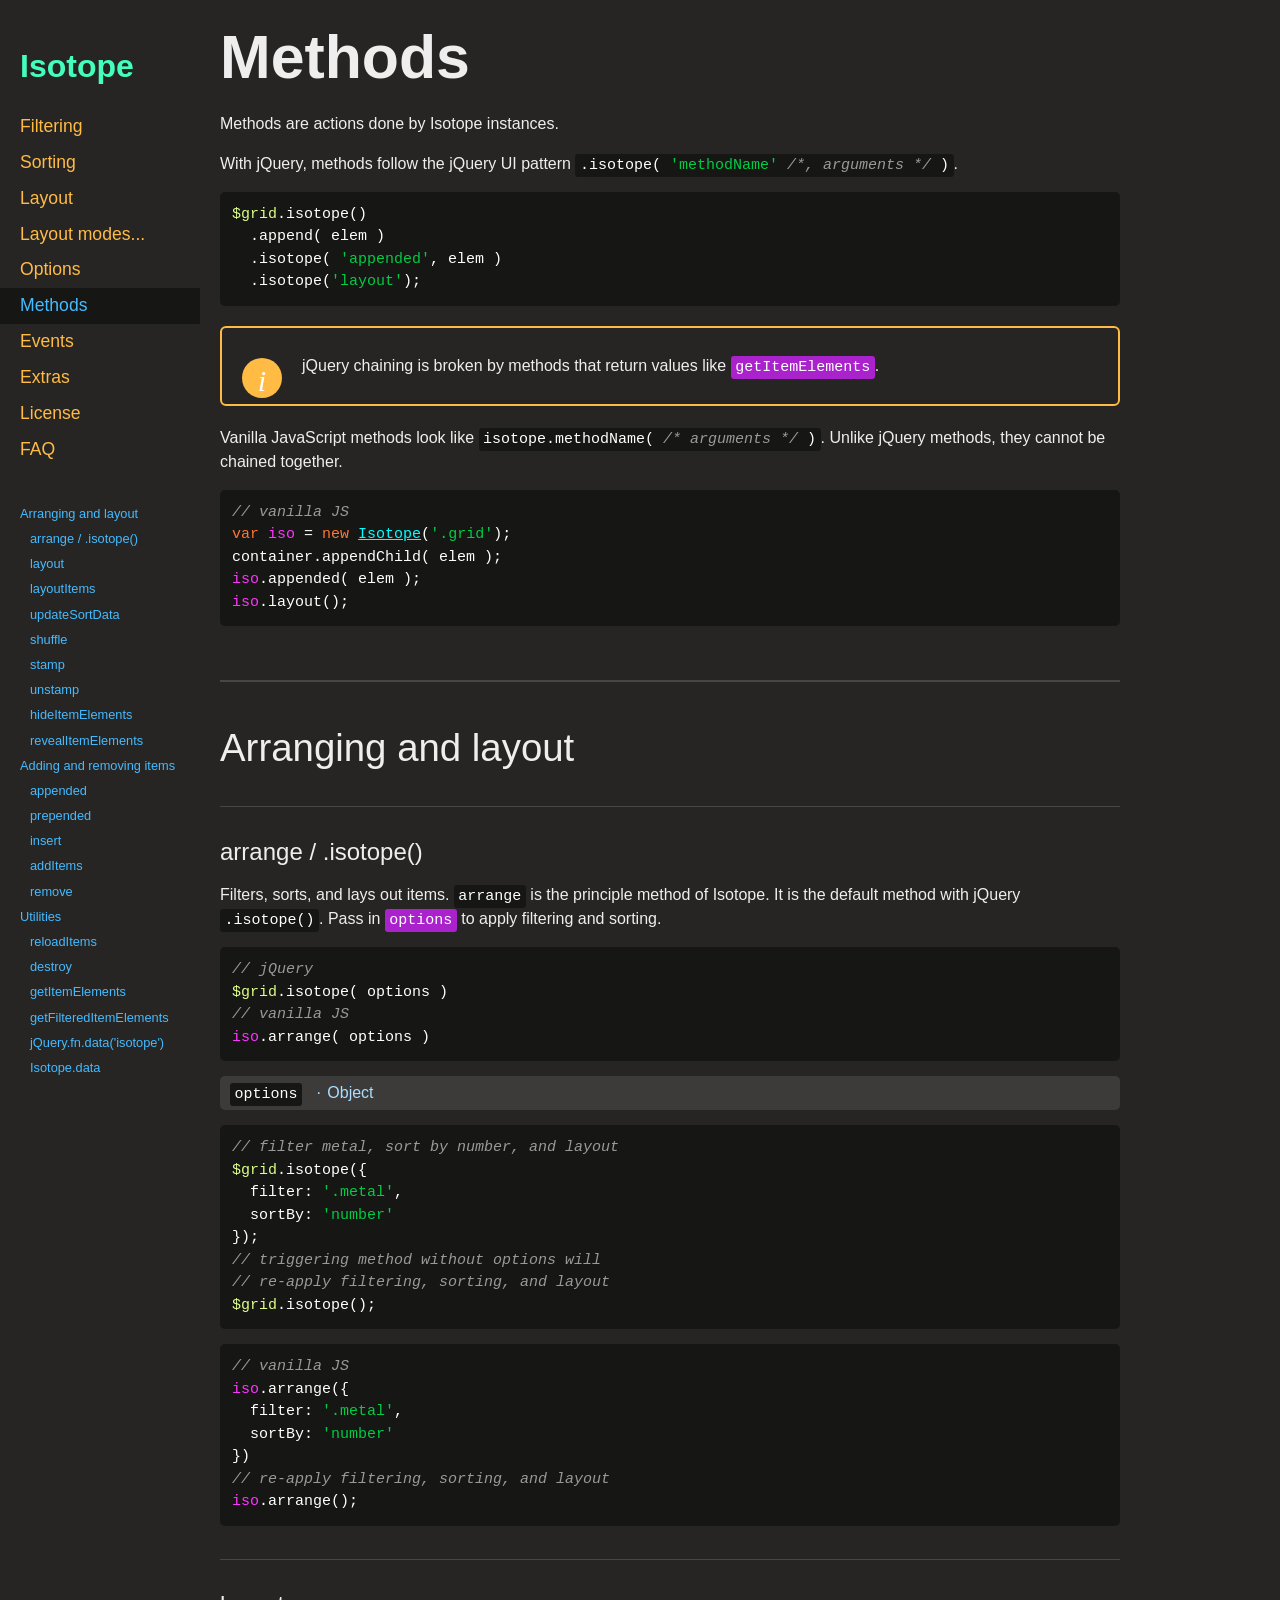
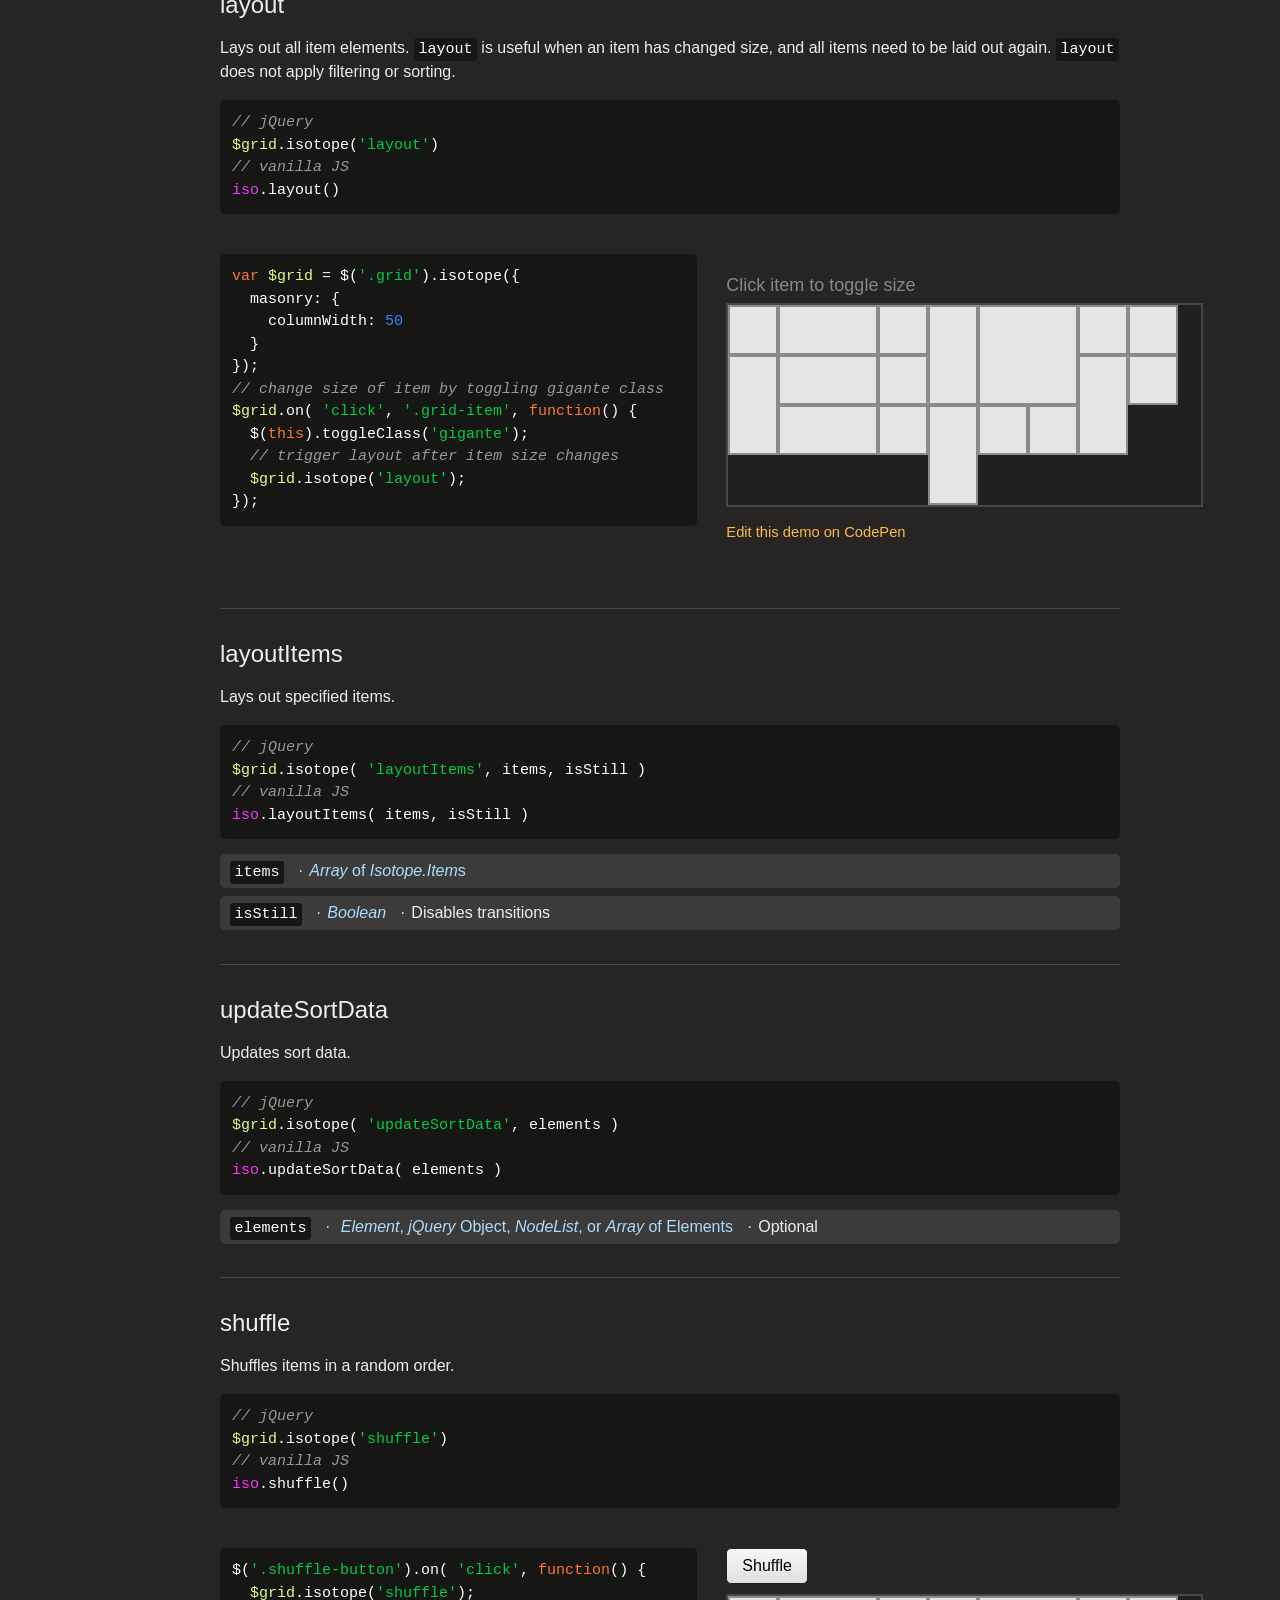
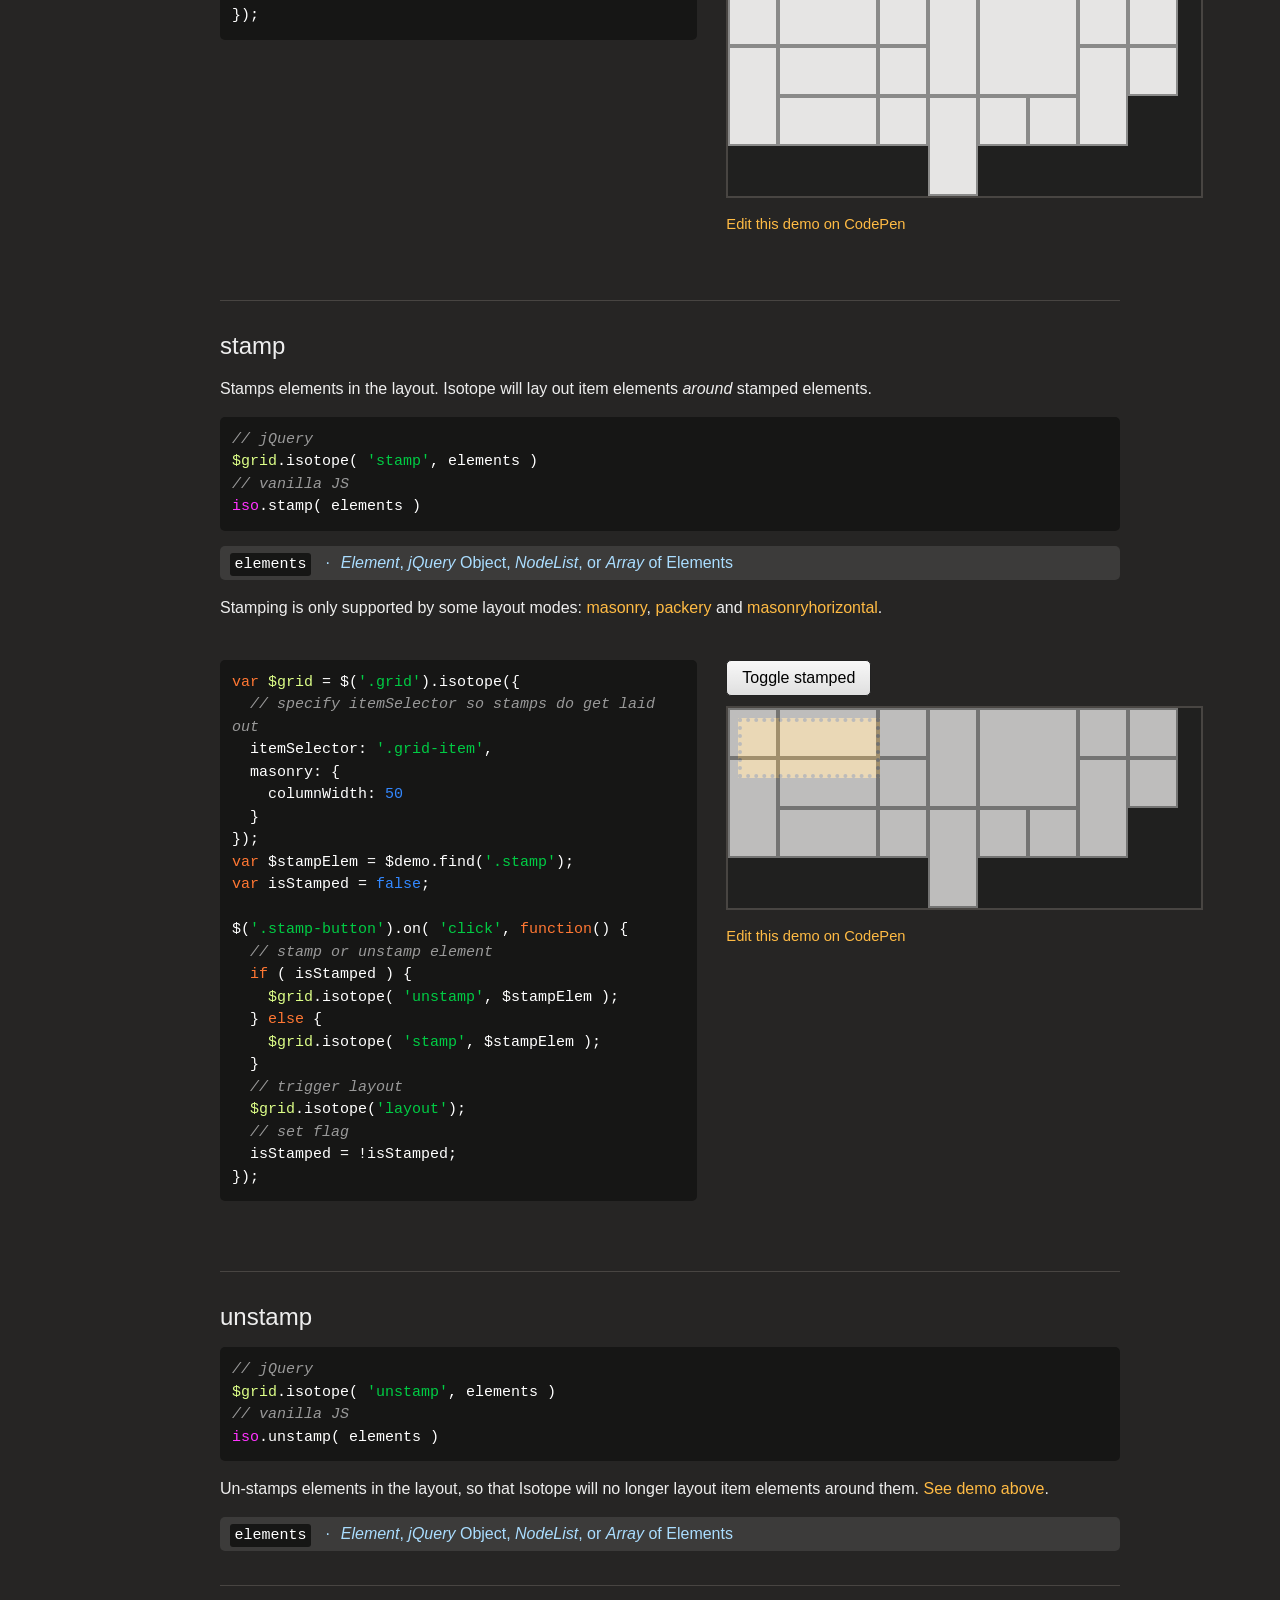
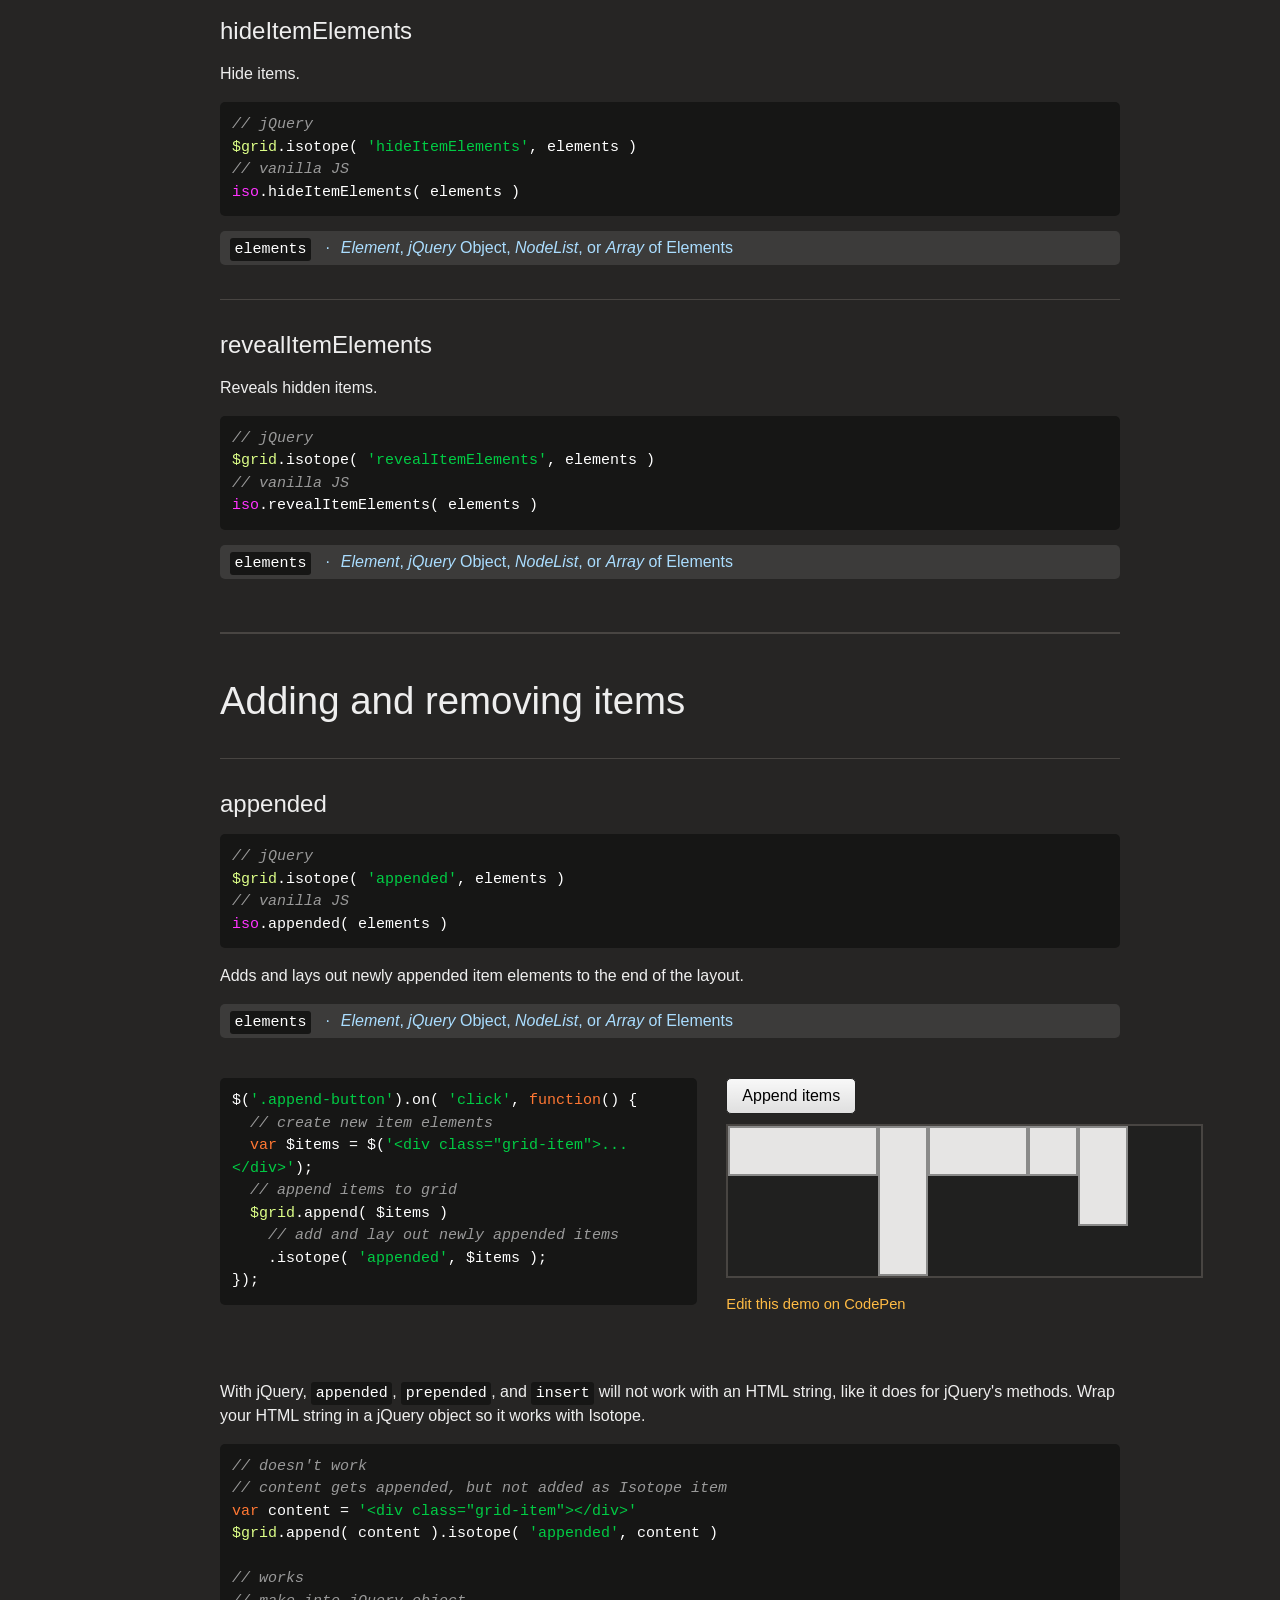
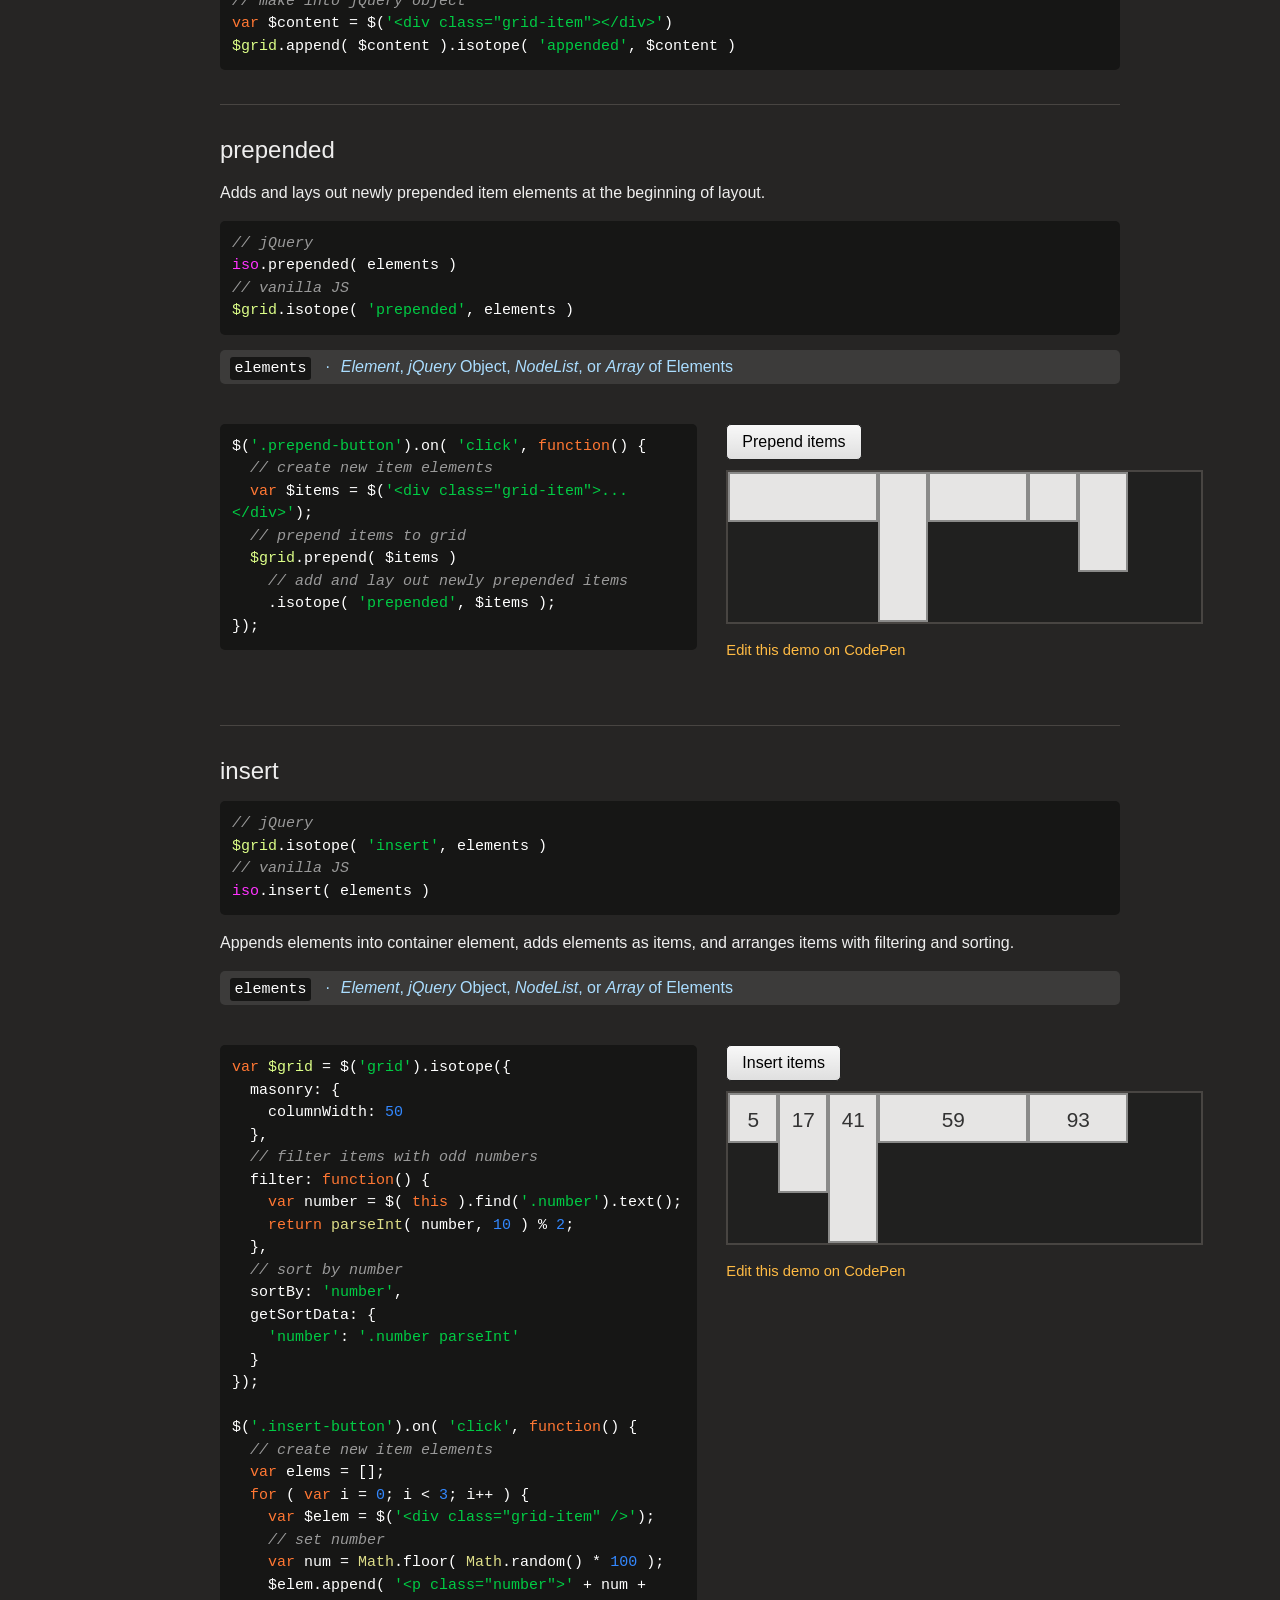
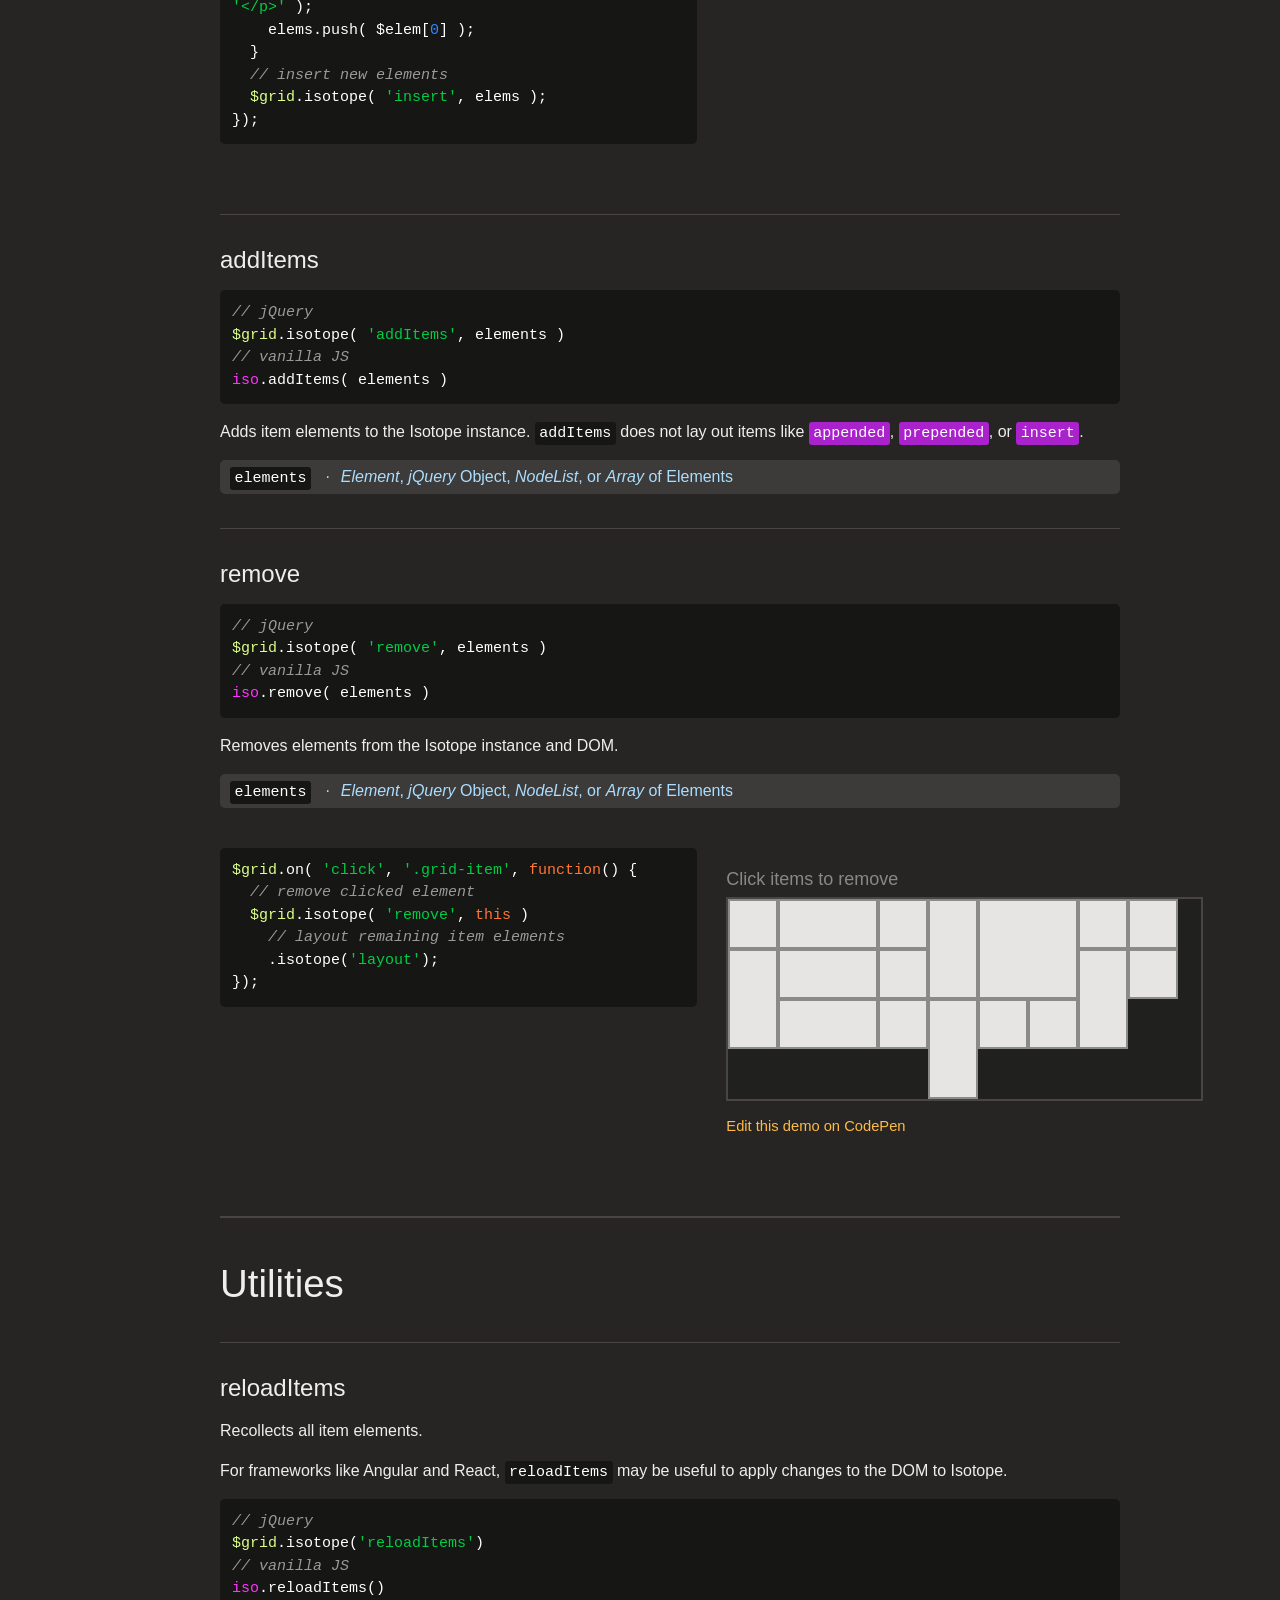
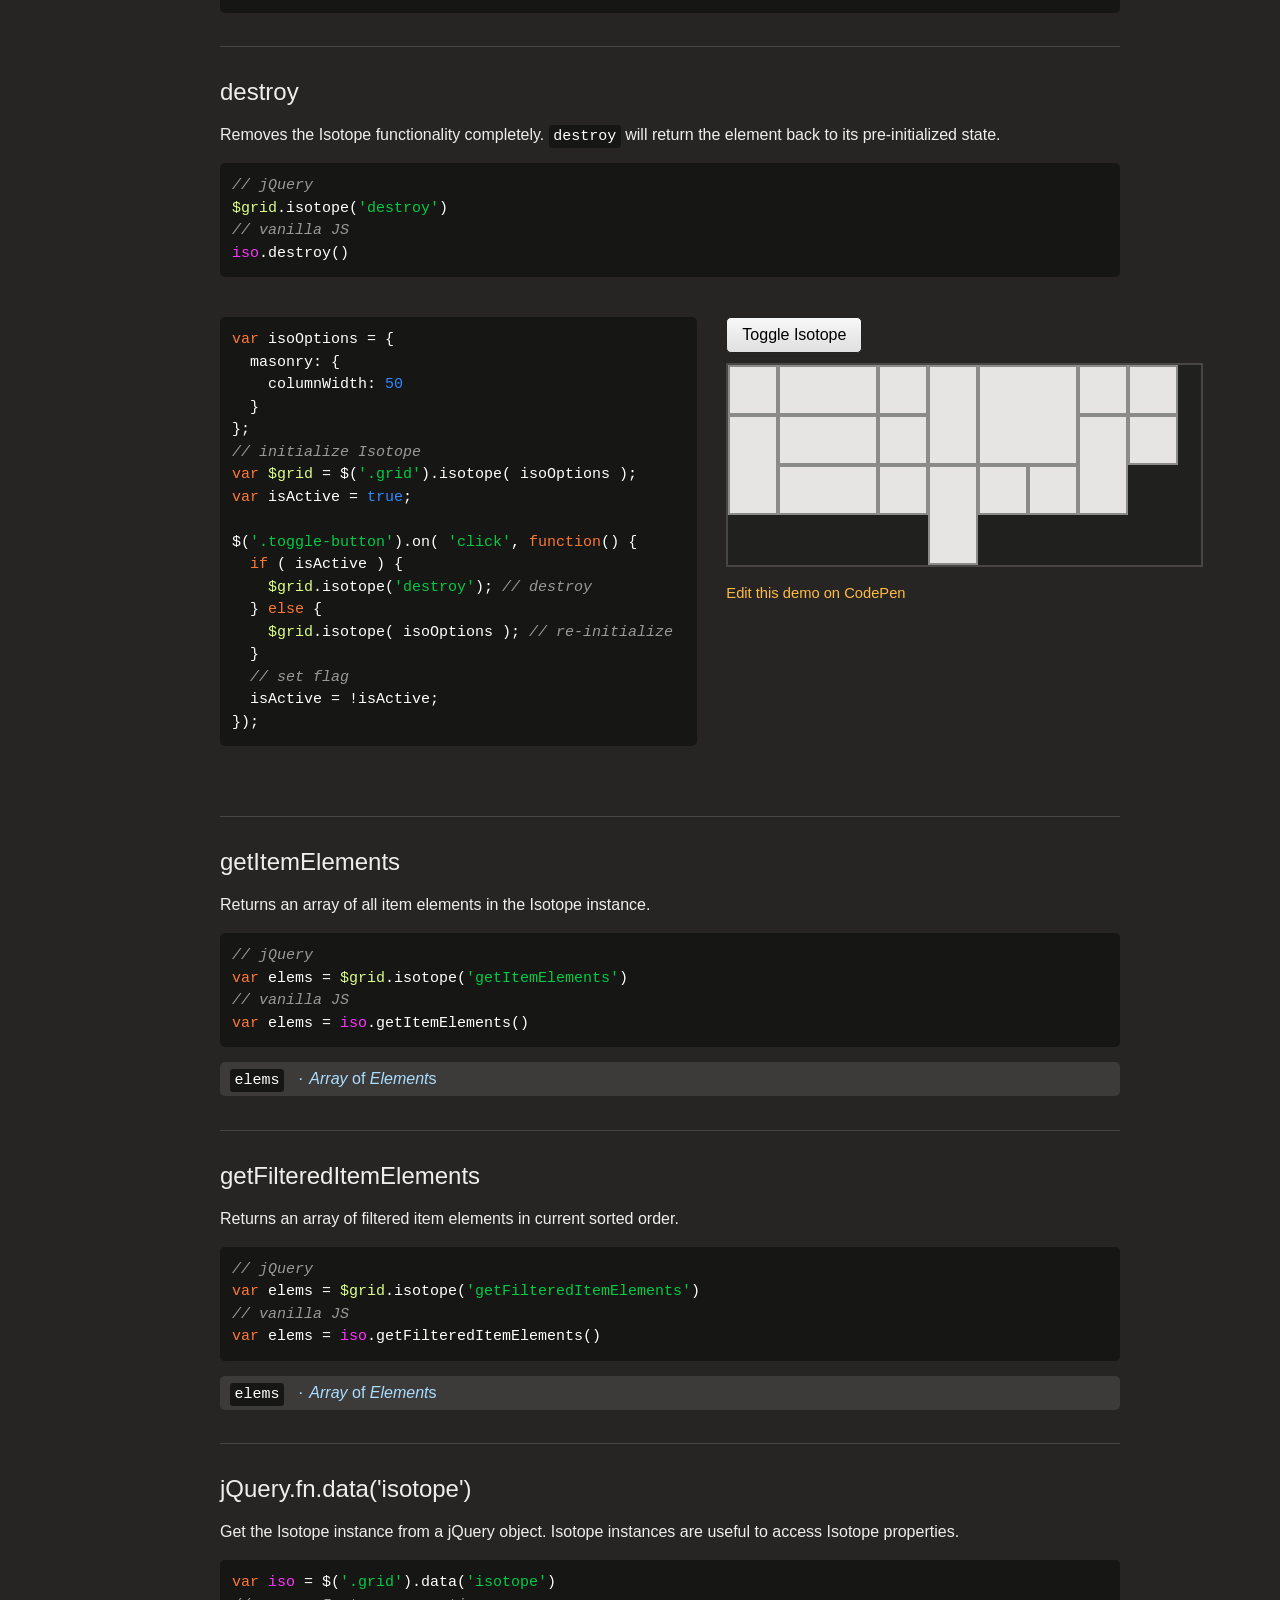
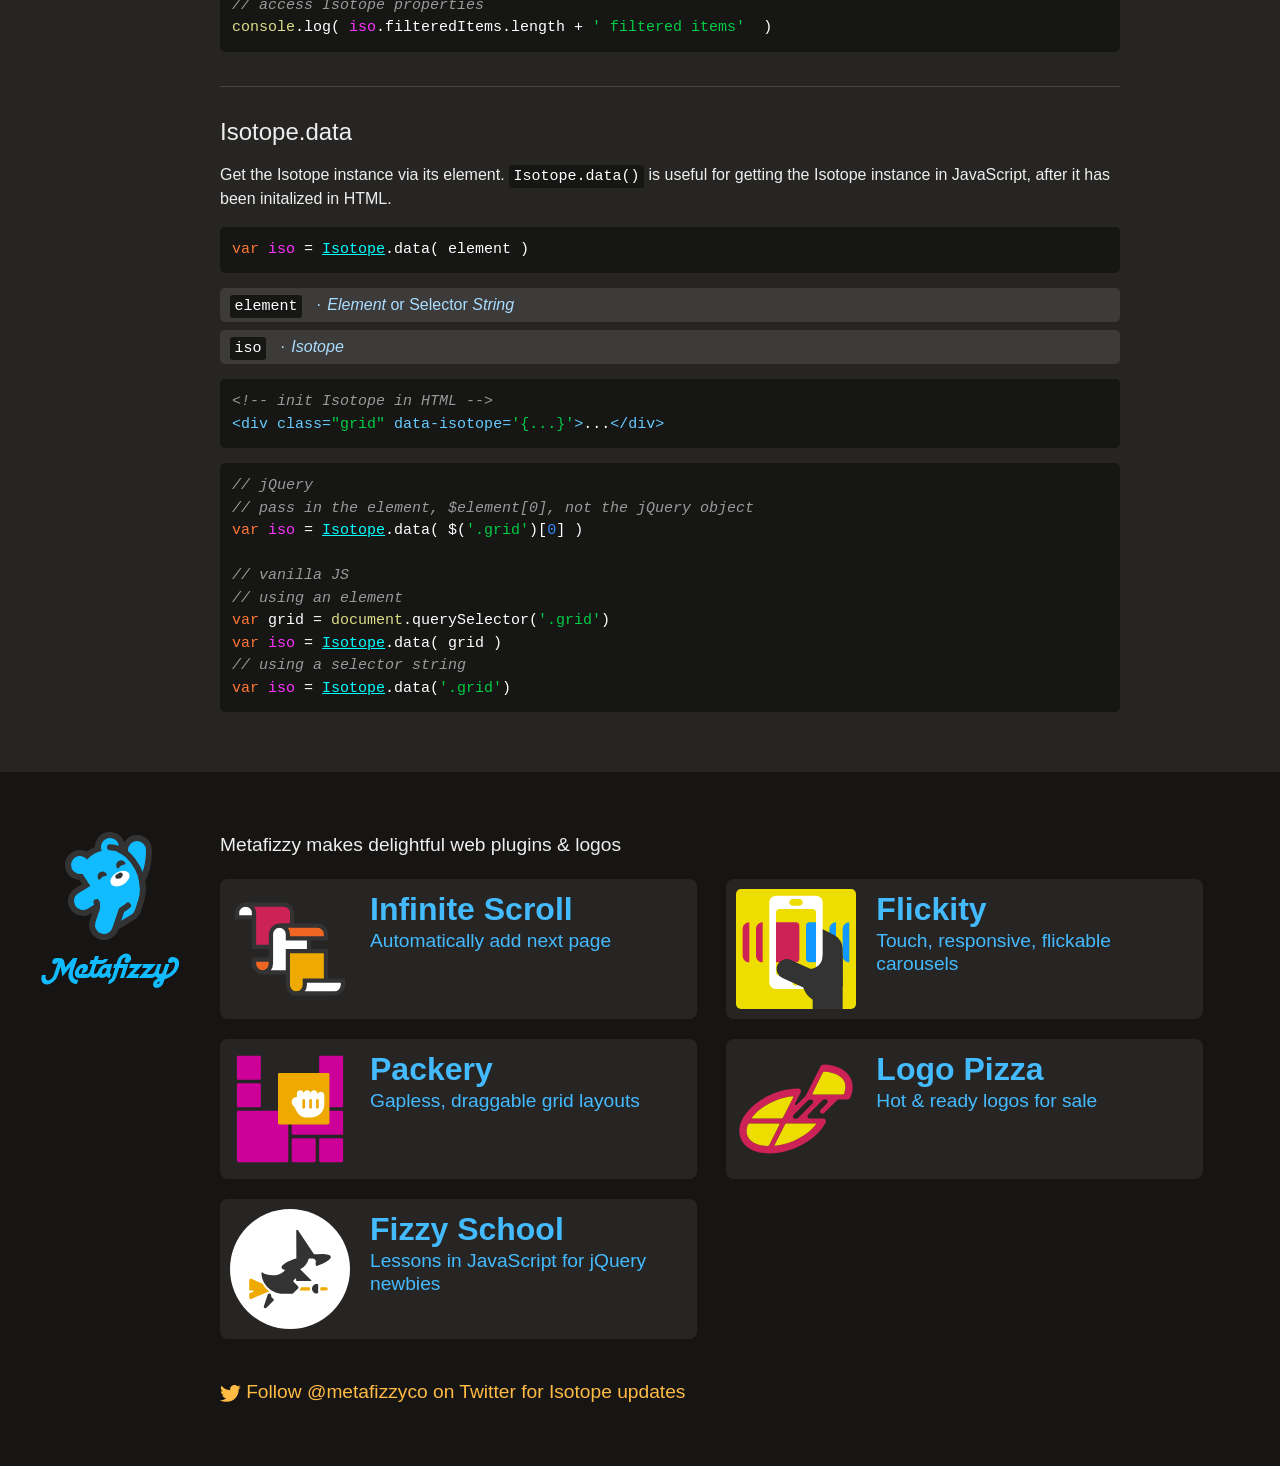
<file: vendor/isotope-docs/methods.html>
<!doctype html>
<html class="export" lang="en">
<head>
  <meta charset="utf-8">
  <meta name="viewport" content="width=device-width">
  <meta name="description" content="Filter &amp; sort magical layouts">

  <title>Isotope &#xB7; Methods</title>

    <!-- Isotope does not require any CSS files -->
    <link rel="stylesheet" href="css/isotope-docs.css?6" media="screen">

  <meta name="twitter:card" content="summary">
  <meta name="twitter:site" content="@metafizzyco">
  <meta name="twitter:url" content="https://isotope.metafizzy.co/methods.html">
  <meta name="twitter:title" content="Isotope Methods">
  <meta name="twitter:description" content="Filter &amp; sort magical layouts">

</head>
<body class="page--methods">


  <div class="nav">
    <h1 class="nav__title"><a href=".">Isotope</a></h1>
  
    <ol class="site-nav">
      <li class="site-nav__item site-nav__item--filtering">
        <a class="site-nav__item__link" href="filtering.html">Filtering</a></li>
      <li class="site-nav__item site-nav__item--sorting">
        <a class="site-nav__item__link" href="sorting.html">Sorting</a></li>
      <li class="site-nav__item site-nav__item--layout ">
        <a class="site-nav__item__link" href="layout.html">Layout</a>
      </li>
      <li class="site-nav__item site-nav__item--layout-modes sub-nav-parent">
        <a class="site-nav__item__link" href="layout-modes.html">Layout modes</a>
        <ul class="sub-nav">
            <li class="sub-nav__item sub-nav__item--masonry">
              <a class="sub-nav__item__link" href="layout-modes/masonry.html">masonry</a></li>
            <li class="sub-nav__item sub-nav__item--fitrows">
              <a class="sub-nav__item__link" href="layout-modes/fitrows.html">fitRows</a></li>
            <li class="sub-nav__item sub-nav__item--vertical">
              <a class="sub-nav__item__link" href="layout-modes/vertical.html">vertical</a></li>
            <li class="sub-nav__item sub-nav__item--packery">
              <a class="sub-nav__item__link" href="layout-modes/packery.html">packery</a></li>
            <li class="sub-nav__item sub-nav__item--cellsbyrow">
              <a class="sub-nav__item__link" href="layout-modes/cellsbyrow.html">cellsByRow</a></li>
            <li class="sub-nav__item sub-nav__item--masonryhorizontal">
              <a class="sub-nav__item__link" href="layout-modes/masonryhorizontal.html">masonryHorizontal</a></li>
            <li class="sub-nav__item sub-nav__item--fitcolumns">
              <a class="sub-nav__item__link" href="layout-modes/fitcolumns.html">fitColumns</a></li>
            <li class="sub-nav__item sub-nav__item--cellsbycolumn">
              <a class="sub-nav__item__link" href="layout-modes/cellsbycolumn.html">cellsByColumn</a></li>
            <li class="sub-nav__item sub-nav__item--horiz">
              <a class="sub-nav__item__link" href="layout-modes/horiz.html">horiz</a></li>
        </ul>
      </li>
      <li class="site-nav__item site-nav__item--options">
        <a class="site-nav__item__link" href="options.html">Options</a></li>
      <li class="site-nav__item site-nav__item--methods">
        <a class="site-nav__item__link" href="methods.html">Methods</a></li>
      <li class="site-nav__item site-nav__item--events">
        <a class="site-nav__item__link" href="events.html">Events</a></li>
      <li class="site-nav__item site-nav__item--extras">
        <a class="site-nav__item__link" href="extras.html">Extras</a></li>
      <li class="site-nav__item site-nav__item--license">
        <a class="site-nav__item__link" href="license.html">License</a></li>
      <li class="site-nav__item site-nav__item--faq">
        <a class="site-nav__item__link" href="faq.html">FAQ</a></li>
    </ol>
  
    <ul class="page-nav" data-js="page-nav">
<li class="page-nav__item page-nav__item--h2"><a href="#arranging-and-layout">Arranging and layout</a></li>
<li class="page-nav__item page-nav__item--h3"><a href="#arrange-isotope">arrange / .isotope()</a></li>
<li class="page-nav__item page-nav__item--h3"><a href="#layout">layout</a></li>
<li class="page-nav__item page-nav__item--h3"><a href="#layoutitems">layoutItems</a></li>
<li class="page-nav__item page-nav__item--h3"><a href="#updatesortdata">updateSortData</a></li>
<li class="page-nav__item page-nav__item--h3"><a href="#shuffle">shuffle</a></li>
<li class="page-nav__item page-nav__item--h3"><a href="#stamp">stamp</a></li>
<li class="page-nav__item page-nav__item--h3"><a href="#unstamp">unstamp</a></li>
<li class="page-nav__item page-nav__item--h3"><a href="#hideitemelements">hideItemElements</a></li>
<li class="page-nav__item page-nav__item--h3"><a href="#revealitemelements">revealItemElements</a></li>
<li class="page-nav__item page-nav__item--h2"><a href="#adding-and-removing-items">Adding and removing items</a></li>
<li class="page-nav__item page-nav__item--h3"><a href="#appended">appended</a></li>
<li class="page-nav__item page-nav__item--h3"><a href="#prepended">prepended</a></li>
<li class="page-nav__item page-nav__item--h3"><a href="#insert">insert</a></li>
<li class="page-nav__item page-nav__item--h3"><a href="#additems">addItems</a></li>
<li class="page-nav__item page-nav__item--h3"><a href="#remove">remove</a></li>
<li class="page-nav__item page-nav__item--h2"><a href="#utilities">Utilities</a></li>
<li class="page-nav__item page-nav__item--h3"><a href="#reloaditems">reloadItems</a></li>
<li class="page-nav__item page-nav__item--h3"><a href="#destroy">destroy</a></li>
<li class="page-nav__item page-nav__item--h3"><a href="#getitemelements">getItemElements</a></li>
<li class="page-nav__item page-nav__item--h3"><a href="#getfiltereditemelements">getFilteredItemElements</a></li>
<li class="page-nav__item page-nav__item--h3"><a href="#jquery-fn-data-isotope">jQuery.fn.data(&apos;isotope&apos;)</a></li>
<li class="page-nav__item page-nav__item--h3"><a href="#isotope-data">Isotope.data</a></li>
</ul>
  </div>


  <div id="content" class="main">
    <div class="container">
        <h1>Methods</h1>


<p>Methods are actions done by Isotope instances.</p>

<p>With jQuery, methods follow the jQuery UI pattern <code>.isotope( <span class="string">&apos;methodName&apos;</span> <span class="comment">/*, arguments */</span> )</code>.</p>

<pre><code class="js"><span class="jquery_var">$grid</span>.isotope()
  .append( elem )
  .isotope( <span class="string">&apos;appended&apos;</span>, elem )
  .isotope(<span class="string">&apos;layout&apos;</span>);
</code></pre>

<div class="call-out">
  <p>jQuery chaining is broken by methods that return values like
    <a href="#getitemelements"><code>getItemElements</code></a>.</p>
</div>

<p>Vanilla JavaScript methods look like <code>isotope.methodName( <span class="comment">/* arguments */</span> )</code>. Unlike jQuery methods, they cannot be chained together.</p>

<pre><code class="js"><span class="comment">// vanilla JS</span>
<span class="keyword">var</span> <span class="isotope_var">iso</span> = <span class="keyword">new</span> <span class="isotope_keyword">Isotope</span>(<span class="string">&apos;.grid&apos;</span>);
container.appendChild( elem );
<span class="isotope_var">iso</span>.appended( elem );
<span class="isotope_var">iso</span>.layout();
</code></pre>


<h2 id="arranging-and-layout">Arranging and layout</h2>


<h3 id="arrange-isotope">arrange / .isotope()</h3>

<p>Filters, sorts, and lays out items. <code>arrange</code> is the principle method of Isotope. It is the default method with jQuery <code>.isotope()</code>. Pass in <a href="options.html"><code>options</code></a> to apply filtering and sorting.</p>

<pre><code class="js"><span class="comment">// jQuery</span>
<span class="jquery_var">$grid</span>.isotope( options )
<span class="comment">// vanilla JS</span>
<span class="isotope_var">iso</span>.arrange( options )
</code></pre>

<p class="variable">
  <code class="variable__code">options</code>
  <span class="variable__type">Object</span>
</p>

<pre><code class="js"><span class="comment">// filter metal, sort by number, and layout</span>
<span class="jquery_var">$grid</span>.isotope({
  <span class="attr">filter</span>: <span class="string">&apos;.metal&apos;</span>,
  <span class="attr">sortBy</span>: <span class="string">&apos;number&apos;</span>
});
<span class="comment">// triggering method without options will</span>
<span class="comment">// re-apply filtering, sorting, and layout</span>
<span class="jquery_var">$grid</span>.isotope();
</code></pre>

<pre><code class="js"><span class="comment">// vanilla JS</span>
<span class="isotope_var">iso</span>.arrange({
  <span class="attr">filter</span>: <span class="string">&apos;.metal&apos;</span>,
  <span class="attr">sortBy</span>: <span class="string">&apos;number&apos;</span>
})
<span class="comment">// re-apply filtering, sorting, and layout</span>
<span class="isotope_var">iso</span>.arrange();
</code></pre>


<h3 id="layout">layout</h3>

<p>Lays out all item elements. <code>layout</code> is useful when an item has changed size, and all items need to be laid out again. <code>layout</code> does not apply filtering or sorting.</p>

<pre><code class="js"><span class="comment">// jQuery</span>
<span class="jquery_var">$grid</span>.isotope(<span class="string">&apos;layout&apos;</span>)
<span class="comment">// vanilla JS</span>
<span class="isotope_var">iso</span>.layout()
</code></pre>

<div class="duo example">
  <div class="duo__cell example__code">
<pre><code class="js"><span class="keyword">var</span> <span class="jquery_var">$grid</span> = $(<span class="string">&apos;.grid&apos;</span>).isotope({
  <span class="attr">masonry</span>: {
    <span class="attr">columnWidth</span>: <span class="number">50</span>
  }
});
<span class="comment">// change size of item by toggling gigante class</span>
<span class="jquery_var">$grid</span>.on( <span class="string">&apos;click&apos;</span>, <span class="string">&apos;.grid-item&apos;</span>, <span class="function"><span class="keyword">function</span>(<span class="params"></span>) </span>{
  $(<span class="keyword">this</span>).toggleClass(<span class="string">&apos;gigante&apos;</span>);
  <span class="comment">// trigger layout after item size changes</span>
  <span class="jquery_var">$grid</span>.isotope(<span class="string">&apos;layout&apos;</span>);
});
</code></pre>
  </div>
  <div class="duo__cell example__demo" data-js="layout-demo">
    <p class="instruction">Click item to toggle size</p>
  
    <div class="grid grid--clickable">
      <div class="grid-item"></div>
      <div class="grid-item grid-item--width2"></div>
      <div class="grid-item"></div>
      <div class="grid-item grid-item--height2"></div>
      <div class="grid-item grid-item--width2 grid-item--height2"></div>
      <div class="grid-item"></div>
      <div class="grid-item"></div>
      <div class="grid-item grid-item--height2"></div>
      <div class="grid-item grid-item--width2"></div>
      <div class="grid-item"></div>
      <div class="grid-item grid-item--height2"></div>
      <div class="grid-item"></div>
      <div class="grid-item grid-item--width2"></div>
      <div class="grid-item"></div>
      <div class="grid-item grid-item--height2"></div>
      <div class="grid-item"></div>
      <div class="grid-item"></div>
    </div>
  
    <p class="edit-demo">
        <a href="https://codepen.io/desandro/pen/qzhIb">Edit this demo on CodePen</a>
    </p>
  </div>
</div>


<h3 id="layoutitems">layoutItems</h3>

<p>Lays out specified items.</p>

<pre><code class="js"><span class="comment">// jQuery</span>
<span class="jquery_var">$grid</span>.isotope( <span class="string">&apos;layoutItems&apos;</span>, items, isStill )
<span class="comment">// vanilla JS</span>
<span class="isotope_var">iso</span>.layoutItems( items, isStill )
</code></pre>

<p class="variable">
  <code class="variable__code">items</code>
  <span class="variable__type"><i>Array</i> of <i>Isotope.Item</i>s</span>
</p>

<p class="variable">
  <code class="variable__code">isStill</code>
  <span class="variable__type"><i>Boolean</i></span>
  <span class="variable__description">Disables transitions</span>
</p>


<h3 id="updatesortdata">updateSortData</h3>

<p>Updates sort data.</p>

<pre><code class="js"><span class="comment">// jQuery</span>
<span class="jquery_var">$grid</span>.isotope( <span class="string">&apos;updateSortData&apos;</span>, elements )
<span class="comment">// vanilla JS</span>
<span class="isotope_var">iso</span>.updateSortData( elements )
</code></pre>

<p class="variable">
  <code class="variable__code">elements</code>
  <span class="variable__type">
    <i>Element</i>,
    <i>jQuery</i> Object,
    <i>NodeList</i>, or
    <i>Array</i> of Elements
  </span>
  <span class="variable__description">Optional</span>
</p>


<h3 id="shuffle">shuffle</h3>

<p>Shuffles items in a random order.</p>

<pre><code class="js"><span class="comment">// jQuery</span>
<span class="jquery_var">$grid</span>.isotope(<span class="string">&apos;shuffle&apos;</span>)
<span class="comment">// vanilla JS</span>
<span class="isotope_var">iso</span>.shuffle()
</code></pre>

<div class="duo example">
  <div class="duo__cell example__code">
<pre><code class="js">$(<span class="string">&apos;.shuffle-button&apos;</span>).on( <span class="string">&apos;click&apos;</span>, <span class="function"><span class="keyword">function</span>(<span class="params"></span>) </span>{
  <span class="jquery_var">$grid</span>.isotope(<span class="string">&apos;shuffle&apos;</span>);
});
</code></pre>
  </div>
  <div class="duo__cell example__demo" data-js="shuffle">
    <button class="button shuffle-button">Shuffle</button>
    <div class="grid">
      <div class="grid-item"></div>
      <div class="grid-item grid-item--width2"></div>
      <div class="grid-item"></div>
      <div class="grid-item grid-item--height2"></div>
      <div class="grid-item grid-item--width2 grid-item--height2"></div>
      <div class="grid-item"></div>
      <div class="grid-item"></div>
      <div class="grid-item grid-item--height2"></div>
      <div class="grid-item grid-item--width2"></div>
      <div class="grid-item"></div>
      <div class="grid-item grid-item--height2"></div>
      <div class="grid-item"></div>
      <div class="grid-item grid-item--width2"></div>
      <div class="grid-item"></div>
      <div class="grid-item grid-item--height2"></div>
      <div class="grid-item"></div>
      <div class="grid-item"></div>
    </div>
    <p class="edit-demo">
        <a href="https://codepen.io/desandro/pen/EluFg">Edit this demo on CodePen</a>
    </p>
  </div>
</div>


<h3 id="stamp">stamp</h3>

<p>Stamps elements in the layout. Isotope will lay out item elements <em>around</em> stamped elements.</p>

<pre><code class="js"><span class="comment">// jQuery</span>
<span class="jquery_var">$grid</span>.isotope( <span class="string">&apos;stamp&apos;</span>, elements )
<span class="comment">// vanilla JS</span>
<span class="isotope_var">iso</span>.stamp( elements )
</code></pre>

<p class="variable">
  <code class="variable__code">elements</code>
  <span class="variable__type">
    <i>Element</i>,
    <i>jQuery</i> Object,
    <i>NodeList</i>, or
    <i>Array</i> of Elements
  </span>
</p>

<p>Stamping is only supported by some layout modes: <a href="layout-modes/masonry.html">masonry</a>, <a href="layout-modes/packery.html">packery</a> and <a href="layout-modes/masonryhorizontal.html">masonryhorizontal</a>.</p>

<div class="duo example">
  <div class="duo__cell example__code">
<pre><code class="js"><span class="keyword">var</span> <span class="jquery_var">$grid</span> = $(<span class="string">&apos;.grid&apos;</span>).isotope({
  <span class="comment">// specify itemSelector so stamps do get laid out</span>
  itemSelector: <span class="string">&apos;.grid-item&apos;</span>,
  <span class="attr">masonry</span>: {
    <span class="attr">columnWidth</span>: <span class="number">50</span>
  }
});
<span class="keyword">var</span> $stampElem = $demo.find(<span class="string">&apos;.stamp&apos;</span>);
<span class="keyword">var</span> isStamped = <span class="literal">false</span>;

$(<span class="string">&apos;.stamp-button&apos;</span>).on( <span class="string">&apos;click&apos;</span>, <span class="function"><span class="keyword">function</span>(<span class="params"></span>) </span>{
  <span class="comment">// stamp or unstamp element</span>
  <span class="keyword">if</span> ( isStamped ) {
    <span class="jquery_var">$grid</span>.isotope( <span class="string">&apos;unstamp&apos;</span>, $stampElem );
  } <span class="keyword">else</span> {
    <span class="jquery_var">$grid</span>.isotope( <span class="string">&apos;stamp&apos;</span>, $stampElem );
  }
  <span class="comment">// trigger layout</span>
  <span class="jquery_var">$grid</span>.isotope(<span class="string">&apos;layout&apos;</span>);
  <span class="comment">// set flag</span>
  isStamped = !isStamped;
});
</code></pre>
  </div>
  <div class="duo__cell example__demo" data-js="stamp-methods">
    <button class="button stamp-button">Toggle stamped</button>
    <div class="grid grid--has-stamp grid--stamp-methods">
      <div class="stamp stamp--stamp-methods"></div>
      <div class="grid-item"></div>
      <div class="grid-item grid-item--width2"></div>
      <div class="grid-item"></div>
      <div class="grid-item grid-item--height2"></div>
      <div class="grid-item grid-item--width2 grid-item--height2"></div>
      <div class="grid-item"></div>
      <div class="grid-item"></div>
      <div class="grid-item grid-item--height2"></div>
      <div class="grid-item grid-item--width2"></div>
      <div class="grid-item"></div>
      <div class="grid-item grid-item--height2"></div>
      <div class="grid-item"></div>
      <div class="grid-item grid-item--width2"></div>
      <div class="grid-item"></div>
      <div class="grid-item grid-item--height2"></div>
      <div class="grid-item"></div>
      <div class="grid-item"></div>
    </div>
    <p class="edit-demo">
        <a href="https://codepen.io/desandro/pen/wguvo">Edit this demo on CodePen</a>
    </p>
  </div>
</div>


<h3 id="unstamp">unstamp</h3>

<pre><code class="js"><span class="comment">// jQuery</span>
<span class="jquery_var">$grid</span>.isotope( <span class="string">&apos;unstamp&apos;</span>, elements )
<span class="comment">// vanilla JS</span>
<span class="isotope_var">iso</span>.unstamp( elements )
</code></pre>

<p>Un-stamps elements in the layout, so that Isotope will no longer layout item elements around them. <a href="#stamp">See demo above</a>.</p>

<p class="variable">
  <code class="variable__code">elements</code>
  <span class="variable__type">
    <i>Element</i>,
    <i>jQuery</i> Object,
    <i>NodeList</i>, or
    <i>Array</i> of Elements
  </span>
</p>


<h3 id="hideitemelements">hideItemElements</h3>

<p>Hide items.</p>

<pre><code class="js"><span class="comment">// jQuery</span>
<span class="jquery_var">$grid</span>.isotope( <span class="string">&apos;hideItemElements&apos;</span>, elements )
<span class="comment">// vanilla JS</span>
<span class="isotope_var">iso</span>.hideItemElements( elements )
</code></pre>

<p class="variable">
  <code class="variable__code">elements</code>
  <span class="variable__type">
    <i>Element</i>,
    <i>jQuery</i> Object,
    <i>NodeList</i>, or
    <i>Array</i> of Elements
  </span>
</p>


<h3 id="revealitemelements">revealItemElements</h3>

<p>Reveals hidden items.</p>

<pre><code class="js"><span class="comment">// jQuery</span>
<span class="jquery_var">$grid</span>.isotope( <span class="string">&apos;revealItemElements&apos;</span>, elements )
<span class="comment">// vanilla JS</span>
<span class="isotope_var">iso</span>.revealItemElements( elements )
</code></pre>

<p class="variable">
  <code class="variable__code">elements</code>
  <span class="variable__type">
    <i>Element</i>,
    <i>jQuery</i> Object,
    <i>NodeList</i>, or
    <i>Array</i> of Elements
  </span>
</p>


<h2 id="adding-and-removing-items">Adding and removing items</h2>


<h3 id="appended">appended</h3>

<pre><code class="js"><span class="comment">// jQuery</span>
<span class="jquery_var">$grid</span>.isotope( <span class="string">&apos;appended&apos;</span>, elements )
<span class="comment">// vanilla JS</span>
<span class="isotope_var">iso</span>.appended( elements )
</code></pre>

<p>Adds and lays out newly appended item elements to the end of the layout.</p>

<p class="variable">
  <code class="variable__code">elements</code>
  <span class="variable__type">
    <i>Element</i>,
    <i>jQuery</i> Object,
    <i>NodeList</i>, or
    <i>Array</i> of Elements
  </span>
</p>

<div class="duo example">
  <div class="duo__cell example__code">
<pre><code class="js">$(<span class="string">&apos;.append-button&apos;</span>).on( <span class="string">&apos;click&apos;</span>, <span class="function"><span class="keyword">function</span>(<span class="params"></span>) </span>{
  <span class="comment">// create new item elements</span>
  <span class="keyword">var</span> $items = $(<span class="string">&apos;&lt;div class=&quot;grid-item&quot;&gt;...&lt;/div&gt;&apos;</span>);
  <span class="comment">// append items to grid</span>
  <span class="jquery_var">$grid</span>.append( $items )
    <span class="comment">// add and lay out newly appended items</span>
    .isotope( <span class="string">&apos;appended&apos;</span>, $items );
});
</code></pre>
  </div>
  <div class="duo__cell example__demo" data-js="appended">
    <button class="button append-button">Append items</button>
    <div class="grid">
      <div class="grid-item grid-item--width3"></div>
      <div class="grid-item grid-item--height3"></div>
      <div class="grid-item grid-item--width2"></div>
      <div class="grid-item"></div>
      <div class="grid-item grid-item--height2"></div>
    </div>
    <p class="edit-demo">
        <a href="https://codepen.io/desandro/pen/ECKiw">Edit this demo on CodePen</a>
    </p>
  </div>
</div>

<p>With jQuery, <code>appended</code>, <code>prepended</code>, and <code>insert</code> will not work with an HTML string, like it does for jQuery&apos;s methods. Wrap your HTML string in a jQuery object so it works with Isotope.</p>

<pre><code class="js"><span class="comment">// doesn&apos;t work</span>
<span class="comment">// content gets appended, but not added as Isotope item</span>
<span class="keyword">var</span> content = <span class="string">&apos;&lt;div class=&quot;grid-item&quot;&gt;&lt;/div&gt;&apos;</span>
<span class="jquery_var">$grid</span>.append( content ).isotope( <span class="string">&apos;appended&apos;</span>, content )

<span class="comment">// works</span>
<span class="comment">// make into jQuery object</span>
<span class="keyword">var</span> $content = $(<span class="string">&apos;&lt;div class=&quot;grid-item&quot;&gt;&lt;/div&gt;&apos;</span>)
<span class="jquery_var">$grid</span>.append( $content ).isotope( <span class="string">&apos;appended&apos;</span>, $content )
</code></pre>


<h3 id="prepended">prepended</h3>

<p>Adds and lays out newly prepended item elements at the beginning of layout.</p>

<pre><code class="js"><span class="comment">// jQuery</span>
<span class="isotope_var">iso</span>.prepended( elements )
<span class="comment">// vanilla JS</span>
<span class="jquery_var">$grid</span>.isotope( <span class="string">&apos;prepended&apos;</span>, elements )
</code></pre>

<p class="variable">
  <code class="variable__code">elements</code>
  <span class="variable__type">
    <i>Element</i>,
    <i>jQuery</i> Object,
    <i>NodeList</i>, or
    <i>Array</i> of Elements
  </span>
</p>

<div class="duo example">
  <div class="duo__cell example__code">
<pre><code class="js">$(<span class="string">&apos;.prepend-button&apos;</span>).on( <span class="string">&apos;click&apos;</span>, <span class="function"><span class="keyword">function</span>(<span class="params"></span>) </span>{
  <span class="comment">// create new item elements</span>
  <span class="keyword">var</span> $items = $(<span class="string">&apos;&lt;div class=&quot;grid-item&quot;&gt;...&lt;/div&gt;&apos;</span>);
  <span class="comment">// prepend items to grid</span>
  <span class="jquery_var">$grid</span>.prepend( $items )
    <span class="comment">// add and lay out newly prepended items</span>
    .isotope( <span class="string">&apos;prepended&apos;</span>, $items );
});
</code></pre>
  </div>
  <div class="duo__cell example__demo" data-js="prepended">
    <button class="button prepend-button">Prepend items</button>
    <div class="grid">
      <div class="grid-item grid-item--width3"></div>
      <div class="grid-item grid-item--height3"></div>
      <div class="grid-item grid-item--width2"></div>
      <div class="grid-item"></div>
      <div class="grid-item grid-item--height2"></div>
    </div>
    <p class="edit-demo">
        <a href="https://codepen.io/desandro/pen/fuwdk">Edit this demo on CodePen</a>
    </p>
  </div>
</div>


<h3 id="insert">insert</h3>

<pre><code class="js"><span class="comment">// jQuery</span>
<span class="jquery_var">$grid</span>.isotope( <span class="string">&apos;insert&apos;</span>, elements )
<span class="comment">// vanilla JS</span>
<span class="isotope_var">iso</span>.insert( elements )
</code></pre>

<p>Appends elements into container element, adds elements as items, and arranges items with filtering and sorting.</p>

<p class="variable">
  <code class="variable__code">elements</code>
  <span class="variable__type">
    <i>Element</i>,
    <i>jQuery</i> Object,
    <i>NodeList</i>, or
    <i>Array</i> of Elements
  </span>
</p>

<div class="duo example">
  <div class="duo__cell example__code">
<pre><code class="js"><span class="keyword">var</span> <span class="jquery_var">$grid</span> = $(<span class="string">&apos;grid&apos;</span>).isotope({
  <span class="attr">masonry</span>: {
    <span class="attr">columnWidth</span>: <span class="number">50</span>
  },
  <span class="comment">// filter items with odd numbers</span>
  filter: <span class="function"><span class="keyword">function</span>(<span class="params"></span>) </span>{
    <span class="keyword">var</span> number = $( <span class="keyword">this</span> ).find(<span class="string">&apos;.number&apos;</span>).text();
    <span class="keyword">return</span> <span class="built_in">parseInt</span>( number, <span class="number">10</span> ) % <span class="number">2</span>;
  },
  <span class="comment">// sort by number</span>
  sortBy: <span class="string">&apos;number&apos;</span>,
  <span class="attr">getSortData</span>: {
    <span class="string">&apos;number&apos;</span>: <span class="string">&apos;.number parseInt&apos;</span>
  }
});

$(<span class="string">&apos;.insert-button&apos;</span>).on( <span class="string">&apos;click&apos;</span>, <span class="function"><span class="keyword">function</span>(<span class="params"></span>) </span>{
  <span class="comment">// create new item elements</span>
  <span class="keyword">var</span> elems = [];
  <span class="keyword">for</span> ( <span class="keyword">var</span> i = <span class="number">0</span>; i &lt; <span class="number">3</span>; i++ ) {
    <span class="keyword">var</span> $elem = $(<span class="string">&apos;&lt;div class=&quot;grid-item&quot; /&gt;&apos;</span>);
    <span class="comment">// set number</span>
    <span class="keyword">var</span> num = <span class="built_in">Math</span>.floor( <span class="built_in">Math</span>.random() * <span class="number">100</span> );
    $elem.append( <span class="string">&apos;&lt;p class=&quot;number&quot;&gt;&apos;</span> + num + <span class="string">&apos;&lt;/p&gt;&apos;</span> );
    elems.push( $elem[<span class="number">0</span>] );
  }
  <span class="comment">// insert new elements</span>
  <span class="jquery_var">$grid</span>.isotope( <span class="string">&apos;insert&apos;</span>, elems );
});
</code></pre>
  </div>
  <div class="duo__cell example__demo" data-js="insert">
    <button class="button insert-button">Insert items</button>
    <div class="grid">
      <div class="grid-item grid-item--width3"><p class="number">59</p></div>
      <div class="grid-item grid-item--height3"><p class="number">41</p></div>
      <div class="grid-item grid-item--width2"><p class="number">93</p></div>
      <div class="grid-item"><p class="number">5</p></div>
      <div class="grid-item grid-item--height2"><p class="number">17</p></div>
    </div>
    <p class="edit-demo">
        <a href="https://codepen.io/desandro/pen/byqcz">Edit this demo on CodePen</a>
    </p>
  </div>
</div>


<h3 id="additems">addItems</h3>

<pre><code class="js"><span class="comment">// jQuery</span>
<span class="jquery_var">$grid</span>.isotope( <span class="string">&apos;addItems&apos;</span>, elements )
<span class="comment">// vanilla JS</span>
<span class="isotope_var">iso</span>.addItems( elements )
</code></pre>

<p>Adds item elements to the Isotope instance. <code>addItems</code> does not lay out items like <a href="#appended"><code>appended</code></a>, <a href="#prepended"><code>prepended</code></a>, or <a href="#insert"><code>insert</code></a>.</p>

<p class="variable">
  <code class="variable__code">elements</code>
  <span class="variable__type">
    <i>Element</i>,
    <i>jQuery</i> Object,
    <i>NodeList</i>, or
    <i>Array</i> of Elements
  </span>
</p>


<h3 id="remove">remove</h3>

<pre><code class="js"><span class="comment">// jQuery</span>
<span class="jquery_var">$grid</span>.isotope( <span class="string">&apos;remove&apos;</span>, elements )
<span class="comment">// vanilla JS</span>
<span class="isotope_var">iso</span>.remove( elements )
</code></pre>

<p>Removes elements from the Isotope instance and DOM.</p>

<p class="variable">
  <code class="variable__code">elements</code>
  <span class="variable__type">
    <i>Element</i>,
    <i>jQuery</i> Object,
    <i>NodeList</i>, or
    <i>Array</i> of Elements
  </span>
</p>

<div class="duo example">
  <div class="duo__cell example__code">
<pre><code class="js"><span class="jquery_var">$grid</span>.on( <span class="string">&apos;click&apos;</span>, <span class="string">&apos;.grid-item&apos;</span>, <span class="function"><span class="keyword">function</span>(<span class="params"></span>) </span>{
  <span class="comment">// remove clicked element</span>
  <span class="jquery_var">$grid</span>.isotope( <span class="string">&apos;remove&apos;</span>, <span class="keyword">this</span> )
    <span class="comment">// layout remaining item elements</span>
    .isotope(<span class="string">&apos;layout&apos;</span>);
});
</code></pre>
  </div>
  <div class="duo__cell example__demo" data-js="remove">
    <p class="instruction">Click items to remove</p>
    <div class="grid grid--clickable">
      <div class="grid-item"></div>
      <div class="grid-item grid-item--width2"></div>
      <div class="grid-item"></div>
      <div class="grid-item grid-item--height2"></div>
      <div class="grid-item grid-item--width2 grid-item--height2"></div>
      <div class="grid-item"></div>
      <div class="grid-item"></div>
      <div class="grid-item grid-item--height2"></div>
      <div class="grid-item grid-item--width2"></div>
      <div class="grid-item"></div>
      <div class="grid-item grid-item--height2"></div>
      <div class="grid-item"></div>
      <div class="grid-item grid-item--width2"></div>
      <div class="grid-item"></div>
      <div class="grid-item grid-item--height2"></div>
      <div class="grid-item"></div>
      <div class="grid-item"></div>
    </div>
    <p class="edit-demo">
        <a href="https://codepen.io/desandro/pen/fHkwt">Edit this demo on CodePen</a>
    </p>
  </div>
</div>


<h2 id="utilities">Utilities</h2>


<h3 id="reloaditems">reloadItems</h3>

<p>Recollects all item elements.</p>

<p>For frameworks like Angular and React, <code>reloadItems</code> may be useful to apply changes to the DOM to Isotope.</p>

<pre><code class="js"><span class="comment">// jQuery</span>
<span class="jquery_var">$grid</span>.isotope(<span class="string">&apos;reloadItems&apos;</span>)
<span class="comment">// vanilla JS</span>
<span class="isotope_var">iso</span>.reloadItems()
</code></pre>


<h3 id="destroy">destroy</h3>

<p>Removes the Isotope functionality completely. <code>destroy</code> will return the element back to its pre-initialized state.</p>

<pre><code class="js"><span class="comment">// jQuery</span>
<span class="jquery_var">$grid</span>.isotope(<span class="string">&apos;destroy&apos;</span>)
<span class="comment">// vanilla JS</span>
<span class="isotope_var">iso</span>.destroy()
</code></pre>

<div class="duo example">
  <div class="duo__cell example__code">
<pre><code class="js"><span class="keyword">var</span> isoOptions = {
  <span class="attr">masonry</span>: {
    <span class="attr">columnWidth</span>: <span class="number">50</span>
  }
};
<span class="comment">// initialize Isotope</span>
<span class="keyword">var</span> <span class="jquery_var">$grid</span> = $(<span class="string">&apos;.grid&apos;</span>).isotope( isoOptions );
<span class="keyword">var</span> isActive = <span class="literal">true</span>;

$(<span class="string">&apos;.toggle-button&apos;</span>).on( <span class="string">&apos;click&apos;</span>, <span class="function"><span class="keyword">function</span>(<span class="params"></span>) </span>{
  <span class="keyword">if</span> ( isActive ) {
    <span class="jquery_var">$grid</span>.isotope(<span class="string">&apos;destroy&apos;</span>); <span class="comment">// destroy</span>
  } <span class="keyword">else</span> {
    <span class="jquery_var">$grid</span>.isotope( isoOptions ); <span class="comment">// re-initialize</span>
  }
  <span class="comment">// set flag</span>
  isActive = !isActive;
});
</code></pre>
  </div>
  <div class="duo__cell example__demo" data-js="destroy">
    <button class="button toggle-button">Toggle Isotope</button>
    <div class="grid">
      <div class="grid-item"></div>
      <div class="grid-item grid-item--width2"></div>
      <div class="grid-item"></div>
      <div class="grid-item grid-item--height2"></div>
      <div class="grid-item grid-item--width2 grid-item--height2"></div>
      <div class="grid-item"></div>
      <div class="grid-item"></div>
      <div class="grid-item grid-item--height2"></div>
      <div class="grid-item grid-item--width2"></div>
      <div class="grid-item"></div>
      <div class="grid-item grid-item--height2"></div>
      <div class="grid-item"></div>
      <div class="grid-item grid-item--width2"></div>
      <div class="grid-item"></div>
      <div class="grid-item grid-item--height2"></div>
      <div class="grid-item"></div>
      <div class="grid-item"></div>
    </div>
    <p class="edit-demo">
        <a href="https://codepen.io/desandro/pen/pcjgk">Edit this demo on CodePen</a>
    </p>
  </div>
</div>


<h3 id="getitemelements">getItemElements</h3>

<p>Returns an array of all item elements in the Isotope instance.</p>

<pre><code class="js"><span class="comment">// jQuery</span>
<span class="keyword">var</span> elems = <span class="jquery_var">$grid</span>.isotope(<span class="string">&apos;getItemElements&apos;</span>)
<span class="comment">// vanilla JS</span>
<span class="keyword">var</span> elems = <span class="isotope_var">iso</span>.getItemElements()
</code></pre>

<p class="variable">
  <code class="variable__code">elems</code>
  <span class="variable__type"><i>Array</i> of <i>Element</i>s</span>
</p>


<h3 id="getfiltereditemelements">getFilteredItemElements</h3>

<p>Returns an array of filtered item elements in current sorted order.</p>

<pre><code class="js"><span class="comment">// jQuery</span>
<span class="keyword">var</span> elems = <span class="jquery_var">$grid</span>.isotope(<span class="string">&apos;getFilteredItemElements&apos;</span>)
<span class="comment">// vanilla JS</span>
<span class="keyword">var</span> elems = <span class="isotope_var">iso</span>.getFilteredItemElements()
</code></pre>

<p class="variable">
  <code class="variable__code">elems</code>
  <span class="variable__type"><i>Array</i> of <i>Element</i>s</span>
</p>


<h3 id="jquery-fn-data-isotope">jQuery.fn.data(&apos;isotope&apos;)</h3>

<p>Get the Isotope instance from a jQuery object. Isotope instances are useful to access Isotope properties.</p>

<pre><code class="js"><span class="keyword">var</span> <span class="isotope_var">iso</span> = $(<span class="string">&apos;.grid&apos;</span>).data(<span class="string">&apos;isotope&apos;</span>)
<span class="comment">// access Isotope properties</span>
<span class="built_in">console</span>.log( <span class="isotope_var">iso</span>.filteredItems.length + <span class="string">&apos; filtered items&apos;</span>  )
</code></pre>


<h3 id="isotope-data">Isotope.data</h3>

<p>Get the Isotope instance via its element. <code>Isotope.data()</code> is useful for getting the Isotope instance in JavaScript, after it has been initalized in HTML.</p>

<pre><code class="js"><span class="keyword">var</span> <span class="isotope_var">iso</span> = <span class="isotope_keyword">Isotope</span>.data( element )
</code></pre>

<p class="variable">
  <code class="variable__code">element</code>
  <span class="variable__type"><i>Element</i> or Selector <i>String</i></span>
</p>

<p class="variable">
  <code class="variable__code">iso</code>
  <span class="variable__type"><i>Isotope</i></span>
</p>

<pre><code class="html"><span class="comment">&lt;!-- init Isotope in HTML --&gt;</span>
<span class="tag">&lt;<span class="name">div</span> <span class="attr">class</span>=<span class="string">&quot;grid&quot;</span> <span class="attr">data-isotope</span>=<span class="string">&apos;{...}&apos;</span>&gt;</span>...<span class="tag">&lt;/<span class="name">div</span>&gt;</span>
</code></pre>

<pre><code class="js"><span class="comment">// jQuery</span>
<span class="comment">// pass in the element, $element[0], not the jQuery object</span>
<span class="keyword">var</span> <span class="isotope_var">iso</span> = <span class="isotope_keyword">Isotope</span>.data( $(<span class="string">&apos;.grid&apos;</span>)[<span class="number">0</span>] )

<span class="comment">// vanilla JS</span>
<span class="comment">// using an element</span>
<span class="keyword">var</span> grid = <span class="built_in">document</span>.querySelector(<span class="string">&apos;.grid&apos;</span>)
<span class="keyword">var</span> <span class="isotope_var">iso</span> = <span class="isotope_keyword">Isotope</span>.data( grid )
<span class="comment">// using a selector string</span>
<span class="keyword">var</span> <span class="isotope_var">iso</span> = <span class="isotope_keyword">Isotope</span>.data(<span class="string">&apos;.grid&apos;</span>)
</code></pre>


    </div>
  </div>

  <footer class="site-footer">
  
    <div class="container">
  
      <p class="site-footer__copy">Metafizzy makes delightful web plugins &amp; logos</p>
  
      <div class="showcase">
      
        <ul class="showcase-item-list">
      
            <li class="showcase-item">
              <a class="showcase-item__link" href="https://infinite-scroll.com">
                <div class="showcase-item__image">
                    <svg class="infinite-scroll-illo" xmlns="http://www.w3.org/2000/svg" viewbox="0 0 520 520" width="200" height="200">
                      <path class="infinite-scroll-illo__page infinite-scroll-illo__page--back" d="M90,110H10V90c0-22,18-40,40-40h40V110z"/>
                      <path class="infinite-scroll-illo__page infinite-scroll-illo__page--front1" d="M270,90L270,90c0-22-18-40-40-40h0H50h0c22,0,40,18,40,40v0v0v160h180V90z"/>
                      <path class="infinite-scroll-illo__page infinite-scroll-illo__page--front2" d="M170,330v-20H90v20v0c0,22,18,40,40,40h0h40V330z"/>
                      <path class="infinite-scroll-illo__page infinite-scroll-illo__page--back" d="M350,150H210c-22,0-40,18-40,40v140v0c0,22-18,40-40,40h0h220V150z"/>
                      <path class="infinite-scroll-illo__page infinite-scroll-illo__page--front3" d="M430,470V270H250v160c0,22,18,40,40,40H430z"/>
                      <path class="infinite-scroll-illo__page infinite-scroll-illo__page--front2" d="M250,190v20h180v-20c0-22-18-40-40-40H210h0C232,150,250,168,250,190L250,190z"/>
                      <path class="infinite-scroll-illo__page infinite-scroll-illo__page--back" d="M330,410v20v0c0,22-18,40-40,40h0h180c22,0,40-18,40-40v-20H330z"/>
                    </svg>
                </div>
                <div class="showcase-item__text">
                  <h3 class="showcase-item__title">Infinite Scroll</h3>
                  <p class="showcase-item__description">Automatically add next page</p>
                </div>
              </a>
            </li>
      
            <li class="showcase-item">
              <a class="showcase-item__link" href="https://flickity.metafizzy.co">
                <div class="showcase-item__image">
                    <svg class="flickity-illo" xmlns="http://www.w3.org/2000/svg" viewbox="0 0 360 360" width="100" height="100">
                      <path class="flickity-illo__color1" fill="#19F" d="M300 220L300 220c-11 0-20-9-20-20v-80c0-11 9-20 20-20h0V220z"/>
                      <path class="flickity-illo__color1" fill="#19F" d="M340 220L340 220c-11 0-20-9-20-20v-80c0-11 9-20 20-20h0V220z"/>
                      <path class="flickity-illo__color2" fill="#333" d="M320 290V180c0-18-10-35-27-43L240 110v180H320z"/>
                      <path class="flickity-illo__color3" fill="white" d="M240 300H120c-11 0-20-9-20-20V40c0-11 9-20 20-20h120c11 0 20 9 20 20v240C260 291 251 300 240 300z"/>
                      <path class="flickity-illo__color4" fill="#ED0" d="M230 260H130c-6 0-10-5-10-10V70c0-6 5-10 10-10h100c6 0 10 5 10 10v180 C240 256 236 260 230 260z"/>
                      <path class="flickity-illo__color2" fill="#333" d="M260 200h60v81c0 32-26 59-59 59h0c-34 0-61-27-61-61V240h20 C242 240 260 222 260 200L260 200z"/>
                      <path class="flickity-illo__color5" fill="#C25" d="M180 220h-60V100h60c6 0 10 5 10 10v100C190 216 186 220 180 220z"/>
                      <path class="flickity-illo__color1" fill="#19F" d="M240 220h-20c-6 0-10-5-10-10V110c0-6 5-10 10-10h20V220z"/>
                      <rect class="flickity-illo__color2" fill="#333" x="230" y="280" width="90" height="80"/>
                      <circle class="flickity-illo__color4" fill="#ED0" cx="180" cy="280" r="10"/>
                      <line class="flickity-illo__thumb" stroke="#333" stroke-width="60" stroke-linecap="round" x1="262" y1="290" x2="152" y2="240"/>
                      <path class="flickity-illo__color4" fill="#ED0" d="M190 50h-20c-6 0-10-5-10-10v0c0-6 5-10 10-10h20c6 0 10 5 10 10v0C200 46 196 50 190 50z"/>
                      <path class="flickity-illo__color5" fill="#C25" d="M80 220L80 220c-11 0-20-9-20-20v-80c0-11 9-20 20-20h0V220z"/>
                      <path class="flickity-illo__color5" fill="#C25" d="M40 220L40 220c-11 0-20-9-20-20v-80c0-11 9-20 20-20h0V220z"/>
                    </svg>
                </div>
                <div class="showcase-item__text">
                  <h3 class="showcase-item__title">Flickity</h3>
                  <p class="showcase-item__description">Touch, responsive, flickable carousels</p>
                </div>
              </a>
            </li>
      
            <li class="showcase-item">
              <a class="showcase-item__link" href="https://packery.metafizzy.co">
                <div class="showcase-item__image">
                    <svg class="packery-illo" xmlns="http://www.w3.org/2000/svg" viewbox="0 0 700 700" width="100" height="100">
                      <path class="packery-illo__item" fill="#C09" d="M172 180H48c-4 0-8-4-8-8V48c0-4 4-8 8-8h124c4 0 8 4 8 8v124C180 176 176 180 172 180z"/>
                      <path class="packery-illo__item" fill="#C09" d="M172 340H48c-4 0-8-4-8-8V208c0-4 4-8 8-8h124c4 0 8 4 8 8v124C180 336 176 340 172 340z"/>
                      <path class="packery-illo__item" fill="#C09" d="M492 660H368c-4 0-8-4-8-8V528c0-4 4-8 8-8h124c4 0 8 4 8 8v124C500 656 496 660 492 660z"/>
                      <path class="packery-illo__item" fill="#C09" d="M652 660H528c-4 0-8-4-8-8V528c0-4 4-8 8-8h124c4 0 8 4 8 8v124C660 656 656 660 652 660z"/>
                      <path class="packery-illo__item" fill="#C09" d="M652 500H368c-4 0-8-4-8-8V368c0-4 4-8 8-8h284c4 0 8 4 8 8v124C660 496 656 500 652 500z"/>
                      <path class="packery-illo__item" fill="#C09" d="M332 660H48c-4 0-8-4-8-8V368c0-4 4-8 8-8h284c4 0 8 4 8 8v284C340 656 336 660 332 660z"/>
                      <path class="packery-illo__item" fill="#C09" d="M652 340H528c-4 0-8-4-8-8V48c0-4 4-8 8-8h124c4 0 8 4 8 8v284C660 336 656 340 652 340z"/>
                      <path class="packery-illo__draggie" fill="#EA0" d="M572 440H288c-4 0-8-4-8-8V148c0-4 4-8 8-8h284c4 0 8 4 8 8v284C580 436 576 440 572 440z"/>
                      <g>
                        <path class="packery-illo__hand" fill="white" d="M530 250c-11 0-20 9-20 20v-10c0-11-9-20-20-20s-20 9-20 20c0-11-9-20-20-20s-20 9-20 20c0-11-9-20-20-20
                          s-20 9-20 20v20c-17 0-30 13-30 30c0 11 6 20 14 25l19 35c10 18 30 30 51 30h28
                          c43 0 78-35 78-78V270C550 259 541 250 530 250z"/>
                        <line class="packery-illo__hand-line" stroke="#EA0" fill="none" stroke-width="16" stroke-linecap="round" x1="430" y1="300" x2="430" y2="340"/>
                        <line class="packery-illo__hand-line" stroke="#EA0" fill="none" stroke-width="16" stroke-linecap="round" x1="470" y1="300" x2="470" y2="340"/>
                        <line class="packery-illo__hand-line" stroke="#EA0" fill="none" stroke-width="16" stroke-linecap="round" x1="510" y1="300" x2="510" y2="340"/>
                      </g>
                    </svg>
                </div>
                <div class="showcase-item__text">
                  <h3 class="showcase-item__title">Packery</h3>
                  <p class="showcase-item__description">Gapless, draggable grid layouts</p>
                </div>
              </a>
            </li>
      
            <li class="showcase-item">
              <a class="showcase-item__link" href="http://logo.pizza">
                <div class="showcase-item__image">
                    <svg class="logo-pizza-illo" xmlns="http://www.w3.org/2000/svg" viewbox="0 0 700 700" width="100" height="100">
                      <path class="logo-pizza-illo__outline" fill="#C25" d="M513 91c-9-0-17 5-21 12l-80 160c-3 5-6 10-11 15l-47 47
                        c-5 5-12-1-9-7l32-64c5-11-2-23-14-23h-0c-121 0-268 70-327 180
                        C-9 497 35 609 196 609c138 0 279-85 327-180v0c5-11-2-23-14-23h-77c-13 0-19-15-10-24
                        l81-81c5-5 11-8 18-8l0 0c13 0 19 15 10 24L494 354c-6 6-6 14 0 20c3 3 6 4 10 4
                        c4 0 7-1 10-4l80-80h53c9 0 17-5 21-13C707 190 656 97 513 91z M334 281l-59 117
                        c-2 5-7 8-13 8H97c-4 0-6-4-3-7c49-64 143-114 236-124C333 275 335 278 334 281z
                         M70 441c2-4 6-7 10-7h168c4 0 7 4 5 8l-59 118c-2 4-6 6-11 6
                        C106 565 38 521 70 441z M466 441c-49 64-143 114-236 124c-3 0-6-3-4-6l59-117
                        c2-5 7-8 13-8h166C466 434 468 438 466 441z M446 318l-81 81c-5 5-11 8-18 8l0 0
                        c-13 0-19-15-10-24l81-81c5-5 11-8 18-8l0 0C449 294 455 309 446 318z M447 258L506 139
                        c2-4 6-7 11-6c101 7 140 60 114 126c-2 4-6 7-10 7H452C448 266 445 262 447 258z"/>
                      <path class="logo-pizza-illo__slice" fill="#ED0" d="M334 281l-59 117c-2 5-7 8-13 8H97c-4 0-6-4-3-7
                        c49-64 143-114 236-124C333 275 335 278 334 281z"/>
                      <path class="logo-pizza-illo__slice" fill="#ED0" d="M70 441c2-4 6-7 10-7h168c4 0 7 4 5 8l-59 118c-2 4-6 6-11 6
                        C106 565 38 521 70 441z"/>
                      <path class="logo-pizza-illo__slice" fill="#ED0" d="M466 441c-49 64-143 114-236 124c-3 0-6-3-4-6l59-117
                        c2-5 7-8 13-8h166C466 434 468 438 466 441z"/>
                      <path class="logo-pizza-illo__slice" fill="#ED0" d="M447 258L506 139c2-4 6-7 11-6c101 7 140 60 114 126c-2 4-6 7-10 7H452
                        C448 266 445 262 447 258z"/>
                    </svg>
                </div>
                <div class="showcase-item__text">
                  <h3 class="showcase-item__title">Logo Pizza</h3>
                  <p class="showcase-item__description">Hot &amp; ready logos for sale</p>
                </div>
              </a>
            </li>
      
            <li class="showcase-item">
              <a class="showcase-item__link" href="http://fizzy.school">
                <div class="showcase-item__image">
                    <svg class="witchie-logo" xmlns="http://www.w3.org/2000/svg" viewbox="0 0 1000 1000" width="200" height="200">
                      <circle class="witchie-logo__moon" fill="white" cx="500" cy="500" r="500"/>
                      <path class="witchie-logo__broom" fill="#EA0" d="M582 675a35 35 0 0 0 8-20 3 3 0 0 1 3-2h71a3 3 0 0 1 3 3 59 59 0 0 0 0 20 3 3 0 0 1-3 3h-79A3 3 0 0 1 582 675Zm219 4a13 13 0 0 0 13-14c-1-7-7-12-14-12h-44a3 3 0 0 0-3 3v21a3 3 0 0 0 3 3ZM299 660a203 203 0 0 1-27-36 8 8 0 0 0-4-3L178 582a13 13 0 0 0-18 12v77a8 8 0 0 0 8 8h22a5 5 0 0 1 2 10L164 703a8 8 0 0 0-4 7v28a13 13 0 0 0 18 12l146-63a3 3 0 0 0 1-5A197 197 0 0 1 299 660Z"/>
                      <path class="witchie-logo__dress" fill="#333" d="M326 705h4a13 13 0 0 1 13 13v8a13 13 0 0 0 4 9l13 13a13 13 0 0 1 0 19l-56 56c-10 10-26-0-22-13L314 714A13 13 0 0 1 326 705Zm397-79c-27 0-47 26-37 54 3 7 11 16 17 19a42 42 0 0 0 19 5 38 38 0 0 0 7-1 8 8 0 0 0 6-8v-62a8 8 0 0 0-6-8 38 38 0 0 0-7-1M840 397c-3-15-33-23-77-23a521 521 0 0 0-59 4 5 5 0 0 1-5-2L567 177a8 8 0 0 0-7-4 8 8 0 0 0-8 8l1 227a5 5 0 0 1-4 5c-74 24-123 55-119 76 2 8 11 14 26 18a3 3 0 0 1 1 4l-11 11c-20 20-56 30-92 30-31 0-63-8-84-23a5 5 0 0 0-3-1 5 5 0 0 0-5 5c0 78 68 173 183 173h75a10 10 0 0 0 7-3l38-38a16 16 0 0 0 0-23l-34-34a10 10 0 0 1 0-14l15-15a3 3 0 0 1 5 2v15a5 5 0 0 0 5 5H674a4 4 0 0 0 3-7l-90-90a3 3 0 0 1 1-4c34-19 59-49 67-84a3 3 0 0 1 2-2c6-1 12-1 17-1 22 0 37 5 39 14 1 6 3 11 2 17-5 17 1 31 8 31a6 6 0 0 0 2-0C797 448 845 419 840 397Z"/>
                    </svg>
                </div>
                <div class="showcase-item__text">
                  <h3 class="showcase-item__title">Fizzy School</h3>
                  <p class="showcase-item__description">Lessons in JavaScript for jQuery newbies</p>
                </div>
              </a>
            </li>
      
        </ul> 
      
      </div>
  
      <p class="site-footer__copy">
        <a href="https://twitter.com/metafizzyco">
          <svg class="twitter-logo" xmlns="http://www.w3.org/2000/svg" viewbox="0 0 512 512" width="30" height="30">
            <path d="M512 97c-19 8-39 14-60 16 22-13 38-34 46-58-20 12-43 21-67 25-19-19-46-32-77-32-58 0-117 52-102 129-87-4-165-46-216-110-24 40-19 107 32 140-17 0-33-5-48-13v1c0 51 36 93 84 103-15 4-34 5-47 2 13 42 52 72 98 73-47 36-96 49-155 44 46 30 102 47 161 47 197 0 306-168 299-312 20-15 38-34 52-55z"/>
          </svg>
          Follow @metafizzyco on Twitter for Isotope updates
        </a>
      </p>
  
      <div class="mfzy-brand">
        <a class="mfzy-brand__link" href="https://metafizzy.co">
          <svg class="mfzy-logo" xmlns="http://www.w3.org/2000/svg" xmlns:xlink="http://www.w3.org/1999/xlink" viewbox="0 0 144 144" width="36" height="36">
            <title>Metafizzy logo</title>
            <defs>
              <path id="mfzy-logo__body" d="M 120 24 a 12 12 0 0 0-24 0 a 72 72 0 0 1 -1 11
                a 40 40 0 0 0 -13 -8.5 A 12 12 0 1 0 61.1 25.1 c -8 2 -14 6 -19.6 11.6 
                A 12 12 0 1 0 35.3 55.5 L 45.8 72.1 l -16 9.6 A 12 12 0 0 0 42.2 102.3
                L 58 92.8 a 20 20 0 0 1 -0.2 11.9 l -5.2 15.5 a 12 12 0 0 0 22.8 7.6
                l 1.1 -3.3 l 23.7 -14.2 a 12 12 0 0 0 5.2 -6.5 l 4 -12 A 50 50 0 0 0 111.9 76
                a 52 52 0 0 0 -1.6 -12.8 C 115 57 120 44 120 24Z"/>
              <path id="mfzy-logo__eye" d="M 0 6.5 a 6.5 6.5 0 0 1 13 0 c 0 3.5 -3 0.5 -6.5 0.5 s -6.5 3 -6.5 -0.5 Z"/>
              <clippath id="mfzy-logo__body-clip">
                <use xlink:href="#mfzy-logo__body"/>
              </clippath>
            </defs>
            <use class="mfzy-logo__body-outline" xlink:href="#mfzy-logo__body" fill="#333" stroke="#333" stroke-width="16"/>
            <use class="mfzy-logo__body-fill" xlink:href="#mfzy-logo__body"/>
            <g class="mfzy-logo__stripes" clip-path="url(#mfzy-logo__body-clip)">
              <rect fill="#E62" x="16" width="120" height="138"/>
              <path fill="#C25" d="M96 24L16 72V0h80v24z"/>
              <path fill="#EA0" d="M116 70L16 130v-26l95-57 5 23z"/>
              <path fill="#19F" d="M136 138H16v-8l120-72v80z"/>
            </g>
            <path class="mfzy-logo__cut-ins" stroke="#333" fill="none" stroke-linecap="round" stroke-linejoin="round" stroke-width="8" d="M 72 20.4 c 23 0 44 29 44 56
              M 54 103.4 a 16 16 0 0 0 0 -10
              M 96 98 c -2 2 -8 6 -8.5,6 l -8.4 25.1"/>
            <g transform="translate(53 57) rotate(-31)">
              <ellipse class="mfzy-logo__snout" cx="25" cy="21" rx="14" ry="9" fill="#FFF"/>
              <use class="mfzy-logo__feature" xlink:href="#mfzy-logo__eye" fill="#333"/>
              <use class="mfzy-logo__feature" xlink:href="#mfzy-logo__eye" fill="#333" transform="translate(29 0)"/>
              <path class="mfzy-logo__feature" d="M 28.6 14 a 3 3 0 0 1 1.3 5.6 l -2.6 1.2 a 3 3 0 0 1 -2.6 0
                l -2.6 -1.2 a 3 3 0 0 1 1.3 -5.6 Z" fill="#333"/>
            </g>
          </svg>
          <svg class="mfzy-wordmark" xmlns="http://www.w3.org/2000/svg" viewbox="0 0 280 80" fill="none" stroke="#333" width="140" height="40">
            <g transform="skewX(-18)">
              <path stroke-width="8" d="M38 20h6c4 0 7 2 9 6l9 18l12-24h2v22
              a20 22 0 0 0 20 22M48 22v28a12 15 0 0 1-24 0M98 44a6 6 0 0 0 0-12h-2
              a8 10 0 0 0 0 20h14a8 10 0 0 0 8-10M118 12v30a8 10 0 0 0 16 0M150 36
              q-4-4-8-4a8 10 0 1 0 8 10m0-14v14a8 10 0 0 0 8 10M184 20a9 9 0 0 0-18 0
              v34a8 10 0 0 1-8 10M158 32h24v24M190 32h18l-12 20h18M216 32h18l-12 20h18
              a8 10 0 0 0 8-10m0-14v14a8 10 0 0 0 16 0m0-14v38a6 6 0 0 1-12 0
              c0-12 32-8 32-32c0-10-6-16-15-16M108 24h24a6 6 0 0 0 6-6M102 38h-4"/>
              <g stroke-width="6">
                <circle cx="38" cy="22" r="3"/>
                <circle cx="182" cy="20" r="3"/>
                <circle cx="269" cy="20" r="3"/>
              </g>
            </g>
          </svg>
        </a>
      </div>
  
    </div>
  
  </footer>

<!-- Looking for isotope.js? Use isotope.pkgd.min.js -->
<!-- Isotope does NOT require jQuery. But it does make things easier -->
<script src="https://code.jquery.com/jquery-3.1.1.min.js"></script>
<script>window.jQuery || document.write('<script src="js/jquery.min.js"><\/script>')</script>

  <script src="js/isotope-docs.min.js?6"></script>


</body>
</html>
</file>
<file: styles.css>
:root{
    --naranajaPrincipal: #EDA381;
    --beige:#FFF6DC;
    --verdePrincipal: #96947F;
    --rojoextra:#cc3a3d;
    --VerdeCard: #fcf9dd;
    --VerdeCard-less: #fcf9dd88;
    --white:#ffffff;
    --gris:#A59EA4;
    --Sucess:#00e322;
    --middlewhite:#ecedef;
    --Error:#e80909;
}
*{
    font-family: 'Lora', serif;
    
}



.logo{
    width: 13rem;
}
p{
    font-size: 1rem;
}
.productos-preview h2, .preguntas h2, .productos h2{
    color: var(--naranajaPrincipal);
    font-weight: bold;
}

/*main*/

main p{
    font-size: 1.4rem;
    font-weight: 500;
}
header{
    background-color: none;
}
.texto-especial{
    font-family: 'Pacifico', cursive;
    font-size: 3.7rem;
    color: var(--naranajaPrincipal);
   
}

.boton-inicio{
    background-color: var(--naranajaPrincipal);
    width: 14rem;
    height: 2.5rem;
    color: white;
}


.navbar ul {
    list-style-type: none;
    margin: 0;
    padding: 0;
    display: flex;
}

.navbar ul li {
    margin-right: 2.5rem; 
    font-size: 1.1rem;

}
.navbar ul li:hover{
    background-color: var(--VerdeCard);
    cursor: pointer;
}
.navbar ul li:last-child {
    margin-right: 0;
}

.navbar ul li a{
    text-decoration: none;
    font-size: 1.1rem;
    color: black;
}


.textos-inicio{
    margin-top: 6rem;
}
.textos-inicio h1{
    font-size: 4.5rem;
    font-weight: bolder;
    padding-top: 1rem;
    padding-bottom: 2rem;
}


/* seccion informacion*/

.informacion{
    padding-top: 5rem;
    padding-bottom: 5rem;
    margin: auto;
    
}
.informacion-texto{
    width: 90%;
    text-align: justify;
}
.informacion .row .col-4 p{
    color: var(--gris);
}
.informacion .row .col-4 h3{
    color: var(--naranajaPrincipal);
}
.informacion-img-2{
    width: 9.5rem;
}
.informacion-img-3{
    width: 9rem;
    padding-bottom: 1.5rem;
}

/*carrusel*/
.carrusel{
    padding: 0;
    background-color: var(--naranajaPrincipal);
}
.mensaje-pagina{
    background-color: var(--naranajaPrincipal);
    padding: 0;
}
.mensaje-pagina h3{
 font-weight: bold;
 font-size: 2rem;
 padding: 3rem 2rem 3rem 2rem;
 margin-bottom: 2.5rem;
 background-color: var(--VerdeCard);
}

.mensaje-pagina p{
    font-size: 1.1rem;
}
.ver-boton{
    background-color: var(--VerdeCard);
}

/*Productos inicio*/
.productos-preview{
    margin-top: 3rem;
    padding: 2rem, 2rem, 2rem, 2rem;
}
.productos-preview .container{
    display: flex;
    justify-content: space-between;
    align-items: center;
}
.productos-preview .card{
    padding: 0;
    border: none;
}

.boton-modal{
    text-decoration: none;
    color: white;
    background-color: var(--naranajaPrincipal);
    padding: 0.4rem 0.7rem 0.4rem 0.7rem;
    border-radius: 0.4rem;
}
.productos-texto-ultimo p a{
    text-decoration: none;
    color: var(--verdePrincipal) ;
    margin-right: 4rem;
    font-size: 1.3rem;
}


.modal-footer button a{
    text-decoration: none;
    color: white;
}

.bx-shopping-bag{
    color: white;
    font-size: 1.4rem;
    padding-left: 0.2rem;
}

.btn-cerrar{
    color: red;
    background-color: var(--middlewhite);
}

.modal-footer button:nth-child(2) {
    background-color: var(--naranajaPrincipal);
}

.modal-footer button{
    display: flex;
    align-items: center;
}


.productos-boton-mas{
    background-color: var(--naranajaPrincipal);
}
.producto-card-info{
    display: flex;
    justify-content: space-evenly;
    align-items: center;
}
.productos-titulo{
    color: var(--naranajaPrincipal);
}

#catalogo div{
   margin-bottom: 1rem;
}

#catalogo div img{
   padding-bottom: 2rem;
}
#catalogo div h3{
    color: var(--naranajaPrincipal);
}
.ramos-boda p{
    color: var(--gris)
}



.banner{
    background-image: url(./imgs/banner.jpg);
    background-size: cover;
    background-repeat: no-repeat;
    height: 80vh;
}

.local{
    background-color: var(--VerdeCard);
}
.local h2{
    color: var(--naranajaPrincipal);
    font-weight: bold;
    margin-left: 2rem;
}
.local p{
    font-weight: 700;
    margin-left: 2rem;
    margin-top: 1rem;
    font-size: 1.2rem;
}
.local-informacion{
    display: flex;
    flex-direction: column;
    justify-content: center;
    height: 30vh;
   padding-left: 3rem;
    background-color: var(--naranajaPrincipal)
    

}



.variedad{
    background-color: var(--naranajaPrincipal);
    padding-bottom: 8rem;
}
.variedad-titulo{
    font-weight: bold;
    margin-bottom: 3.5rem;
}
.variedad-texto{
 color: white;
}
.variedad-texto h3{
    color:var(--VerdeCard);
    font-weight: bold;
}
.variedad-foto:hover{
    opacity: 0.7;
}





/* seccion de valoraciones*/


.owl-carousel div img{
    border-radius: 100%;
    width: 6rem !important;
}
.owl-prev, .owl-next {
    font-size: 3rem !important;
    width: 5rem;
 }

.valoracion-usuario{
    background-color: var(--VerdeCard);
    border-radius: 2rem;
    padding: 2rem 3rem 2rem 3rem;
    margin-right: 3rem;
    border: 0.1rem solid var(--middlewhite);
}
.valoraciones-titulo h2{
    color: var(--naranajaPrincipal);
    font-weight: bold;
    padding-bottom: 3rem;
    padding-top: 4rem;
}
.valoraciones{
    margin-top: 0rem;
}



.card-img-top{
    margin:  auto;
    width: 6rem;
    height: 7rem;
    border-radius: 30rem;
}
.card{
    padding-top: 1rem;
    border-radius: 1rem;
    width: 16rem;
}

.card-title{
    color: var(--naranajaPrincipal);
}
.card-text{
    color: var(--gris);
}

#estrella{
    fill: var(--naranajaPrincipal);
}

.bx-shopping-bag{
    font-size: 1.2rem;
}
.sc-add-to-cart{
    background-color: var(--naranajaPrincipal);
    border: none;
    display: flex;
    align-items: center;
}
.sc-add-to-cart i{
    padding-right: 0.5rem;
}
.horarios h3{
    color: var(--naranajaPrincipal);
    font-weight: bold;
}
.horarios ul li{
    font-size: 1.2rem;
}


/* seccion nosotros*/

h2{
    font-weight: bold;
    margin-top: 4rem;
    color: var(--naranajaPrincipal);

    
}
.nosotros-titulo{
    color: var(--naranajaPrincipal);
    font-family: 'Pacifico', cursive;
    font-size: 2rem;
    margin-bottom: 1rem;
}
.nosotros-texto p{
    font-size: 1rem;
    text-align: justify;
 
}
.nosotros-texto{
    margin-bottom: 4rem;
}
.nosotros-titulo strong{
    color: var(--naranajaPrincipal);
    font-family: 'Pacifico', cursive;
}

.banner-nosotros{
   
        background-image: url(./imgs/banner.jpg);
        background-size: cover;
        background-repeat: no-repeat;
        height: 60vh;
        margin-top: 3rem;
        margin-bottom: 3rem;
}

.nosotros-productos{
    background-color: var(--VerdeCard);
    padding-bottom: 2rem;
}
.nosotros-productos h3{
    padding-top: 4rem;
    margin-top: 2rem;
    font-weight: bold;
}

.nosotros-persona{
    border-radius: 50rem;
}

.nosotros-productos .card{
    background-color: var(--VerdeCard);
    border: none;
}

.nosotros-historia .col-6 h3{
    color: var(--naranajaPrincipal);
    font-weight: bold;
}

.nosotros-historia h3{
    color: var(--naranajaPrincipal);
}
.nosotros-historia{
    text-align: justify;
    margin-top: 6rem;
    padding-bottom: 3rem;
    margin-bottom: 4rem;
}
.image-container {
    position: relative;
    overflow: hidden;
    cursor: pointer;
}

.hover-image {
    width: 100%;
    height: auto;
}
.hover-image:hover{
    opacity: 0.6;
}

.instagram-logo {
    position: absolute;
    top: 50%;
    left: 50%;
    transform: translate(-50%, -50%);
    opacity: 0;
    transition: opacity 0.3s ease-in-out;
}

.instagram-logo img {
    width: 3.125rem; 
    height: auto;
}

.image-container:hover .instagram-logo {
    opacity: 1;
}
.nosotros-redes{
    background-color: var(--naranajaPrincipal);
    margin-top: 2rem;
    padding-top: 4rem;
    padding-bottom: 2rem;
}

.nosotros-center {
    margin: 0;
    display: flex;
    justify-content: center;
    align-items: center;
    color: var(--VerdeCard);
}


.logo-nosotros{
    width: 10rem;
}


/*contacto*/
.faq h2{
    font-weight: bold;
    padding-bottom: 2rem;
}
.faq-imagen{
    background-image: url(imgs/faq-backgorund.jpg);
    background-size: cover;
    background-repeat: no-repeat;
    height: 100vh;
}
.faq-preguntas{
    display: flex;
}
.contacto {
    background-color: var(--VerdeCard);
    margin-top: 2rem;
}
.contacto .container{
    padding-top: 3rem;
    padding-bottom: 3rem;
}
.list-inline i{
    color: var(--naranajaPrincipal);
    font-size: 2rem;
}
.faq h3{
    color: var(--naranajaPrincipal)
}

#btn-scroll-top {
    display: none;
    position: fixed;
    bottom: 80px;
    right: 20px;
    padding: 10px;
    background-color: #007BFF;
    color: #fff;
    border: none;
    border-radius: 5px;
    cursor: pointer;
}


/* footer*/
footer h3{
    color: var(--VerdeCard);
    font-size: 1.3rem;
}
footer p{
    color: var(--gris);
}
footer i{
    font-size: 1.4rem;
    margin-right: 1rem;
}
 footer .list-inline i{
    color: var(--gris);
}

footer{
    background-color: #4B3F3F;
    padding-top: 2rem;
}

.navbar-collapse {
    background-color: var(--white);
    margin-top: 2rem;
}

.imagen-producto{
    width: 16rem;
}




  
@media (max-width: 767px) {
   
    main{
        background-image: url(./imgs/background_mobile.jpg);
        background-size: cover;
        background-repeat: no-repeat;
        height: 160vh;
    }
    h1{
        font-size: 4rem !important;
        margin-top: 3rem;
    }
   
    .botones-seleccion{
        flex-direction: column;
        justify-content: space-between;
    }
    
    .mensaje-pagina h3{
        padding-top:1rem ;
        padding-bottom: 1rem;
        margin: 1rem 0rem 1rem 0rem;
    
       }
       .mensaje-pagina{
        padding-bottom: 2rem;
       }
       .producto-card{
        width: 70%;
        margin: 0 auto;
        margin-bottom: 1rem;
    }
    .variedad{
        padding:2rem 2rem 1rem 2rem;
    }
    .variedad p{
        padding-top: 1rem;
        padding-bottom: 1rem;
    }
    .variedad img{
        padding-bottom: 3rem;
    }
    .faq-imagen{
        display: none;
    }

    .mensaje-pagina h3{
        font-size: 1.4rem;
        padding: 3rem 2rem 3rem 2rem;
        margin-bottom: 2rem;
        
    }

    .productos{
        padding-bottom: 14rem;
    }
    
    main p{
        display: none;
    }

   .boton-inicio{
        font-size: 1.7rem;
        height: 4rem;
        width: 20rem;
        margin-top: 2rem;
        margin-bottom: 7rem;
    }
    .nosotros-persona{
        display: none;
    }

}

 
  @media (min-width: 768px) and (max-width: 991px) {
    main{
        background-image: url(imgs/background-tablet.jpg);
        height: 100vh;
    }
    main h1{
        font-size: 3.5rem  !important;
    }
    .texto-especial{
        font-size: 2.7rem !important;
    }

    .navbar-collapse {
        background-color: var(--white);
        margin-top: 2rem;
  }
     .nosotros-persona{
    display: none;
    }
  }

  @media (min-width: 992px) {
    main{
        background-image: url(./imgs/backgroundpc.jpg);
        background-size: cover;
        background-repeat: no-repeat;
        height: 110vh;
    }
    .textos-inicio{
        margin-top: 7rem;
    }
    
    main h1{
        font-size: 5rem;
    }
    .texto-especial{
        font-size: 3.2rem;
    }
    
   
    
  }
</file>
<file: vendor/jquery.whatsapp/floating-wpp.css>
.floating-wpp {
    position: fixed;
    bottom: 15px;
    left: 15px;
    font-size: 14px;
    transition: bottom 0.2s;
}

.floating-wpp .floating-wpp-button {
    position: relative;
    border-radius: 50%;
    box-shadow: 1px 1px 4px rgba(60, 60, 60, 0.4);
    transition: box-shadow 0.2s;
    cursor: pointer;
    overflow: hidden;
}

.floating-wpp .floating-wpp-button img,
.floating-wpp .floating-wpp-button svg {
    position: absolute;
    width: 100%;
    height: auto;
    object-fit: cover;
    top: 50%;
    left: 50%;
    transform: translate3d(-50%, -50%, 0);
    border-radius: 50%;
}

.floating-wpp:hover {
    bottom: 17px;
}

.floating-wpp:hover .floating-wpp-button {
    box-shadow: 1px 2px 8px rgba(60, 60, 60, 0.4);
}

.floating-wpp .floating-wpp-popup {
    /*border: 2px solid white;*/
    border-radius: 6px;
    background-color: #E5DDD5;
    position: absolute;
    overflow: hidden;
    padding: 0;
    box-shadow: 1px 2px 8px rgba(60, 60, 60, 0.25);
    width: 0px;
    height: 0px;
    bottom: 0;
    opacity: 0;
    transition: bottom 0.1s ease-out, opacity 0.2s ease-out;
    transform-origin: bottom;
}

.floating-wpp .floating-wpp-popup.active {
    padding: 0 12px 12px 12px;
    width: 260px;
    height: auto;
    bottom: 82px;
    opacity: 1;
}

.floating-wpp .floating-wpp-popup .floating-wpp-message {
    background-color: white;
    padding: 8px;
    border-radius: 0px 5px 5px 5px;
    box-shadow: 1px 1px 1px rgba(0, 0, 0, 0.15);
    opacity: 0;
    transition: opacity 0.2s;
}

.floating-wpp .floating-wpp-popup.active .floating-wpp-message {
    opacity: 1;
    transition-delay: 0.2s;
}

.floating-wpp .floating-wpp-popup .floating-wpp-head {
    text-align: right;
    color: white;
    margin: 0 -15px 10px -15px;
    padding: 6px 12px;
    display: flex;
    justify-content: space-between;
    cursor: pointer;
}

.floating-wpp .floating-wpp-input-message {
    background-color: white;
    margin: 10px -15px -15px -15px;
    padding: 0 15px;
    display: flex;
    align-items: center;
}

.floating-wpp .floating-wpp-input-message textarea {
    border: 1px solid #ccc;
    border-radius: 4px;
    box-shadow: none;
    padding: 8px;
    margin: 10px 0;
    width: 100%;
    max-width: 100%;
    font-family: inherit;
    font-size: inherit;
    resize: none;
}

.floating-wpp .floating-wpp-btn-send {
    margin-left: 12px;
    font-size: 0;
    cursor: pointer;
}
</file>
<file: vendor/jquery.whatsapp/floating-wpp.min.css>
.floating-wpp{position:fixed;bottom:15px;left:15px;font-size:14px;transition:bottom .2s}.floating-wpp .floating-wpp-button{position:relative;border-radius:50%;box-shadow:1px 1px 4px rgba(60,60,60,.4);transition:box-shadow .2s;cursor:pointer;overflow:hidden}.floating-wpp .floating-wpp-button img,.floating-wpp .floating-wpp-button svg{position:absolute;width:100%;height:auto;object-fit:cover;top:50%;left:50%;transform:translate3d(-50%,-50%,0);border-radius:50%}.floating-wpp:hover{bottom:17px}.floating-wpp:hover .floating-wpp-button{box-shadow:1px 2px 8px rgba(60,60,60,.4)}.floating-wpp .floating-wpp-popup{border-radius:6px;background-color:#E5DDD5;position:absolute;overflow:hidden;padding:0;box-shadow:1px 2px 8px rgba(60,60,60,.25);width:0;height:0;bottom:0;opacity:0;transition:bottom .1s ease-out,opacity .2s ease-out;transform-origin:bottom}.floating-wpp .floating-wpp-popup.active{padding:0 12px 12px;width:260px;height:auto;bottom:82px;opacity:1}.floating-wpp .floating-wpp-popup .floating-wpp-message{background-color:#fff;padding:8px;border-radius:0 5px 5px;box-shadow:1px 1px 1px rgba(0,0,0,.15);opacity:0;transition:opacity .2s}.floating-wpp .floating-wpp-popup.active .floating-wpp-message{opacity:1;transition-delay:.2s}.floating-wpp .floating-wpp-popup .floating-wpp-head{text-align:right;color:#fff;margin:0 -15px 10px;padding:6px 12px;display:flex;justify-content:space-between;cursor:pointer}.floating-wpp .floating-wpp-input-message{background-color:#fff;margin:10px -15px -15px;padding:0 15px;display:flex;align-items:center}.floating-wpp .floating-wpp-input-message textarea{border:1px solid #ccc;border-radius:4px;box-shadow:none;padding:8px;margin:10px 0;width:100%;max-width:100%;font-family:inherit;font-size:inherit;resize:none}.floating-wpp .floating-wpp-btn-send{margin-left:12px;font-size:0;cursor:pointer}
</file>
<file: vendor/jquery.smartcart/dist/css/smart_cart.min.css>
/*! 
 * jQuery Smart Cart v3.x
 * The smart interactive jQuery Shopping Cart plugin with PayPal payment support
 * http://www.techlaboratory.net/smartcart
 *
 * Created by Dipu Raj
 * http://dipuraj.me
 *
 * Licensed under the terms of the MIT License
 * https://github.com/techlab/SmartCart/blob/master/LICENSE
 */.sc-cart-item-list{min-height:50px}.sc-cart-remove{background:0 0;border:none;font-size:20px;position:absolute;top:0;right:0}.sc-cart-remove:hover{color:red}.sc-cart-empty-msg{color:#999;margin:0;padding:10px;text-align:center}.sc-cart-item-qty{width:55px;border-radius:3px;font-size:12px;padding:4px 0 3px 6px;color:#555;background-color:#fff;background-image:none;border:1px solid #ccc;-webkit-box-shadow:0 1px 1px rgba(0,0,0,.075) inset;box-shadow:0 1px 1px rgba(0,0,0,.075) inset;-webkit-transition:border-color .15s ease-in-out 0s,-webkit-box-shadow .15s ease-in-out 0s;transition:border-color .15s ease-in-out 0s,-webkit-box-shadow .15s ease-in-out 0s;transition:border-color .15s ease-in-out 0s,box-shadow .15s ease-in-out 0s;transition:border-color .15s ease-in-out 0s,box-shadow .15s ease-in-out 0s,-webkit-box-shadow .15s ease-in-out 0s}.sc-cart-item-summary{text-align:right;margin-top:5px;padding-top:5px}.sc-cart-summary{text-align:right;font-size:1.5em}.sc-cart-toolbar{margin-top:10px;text-align:right}.sc-cart-toolbar button{margin-left:5px}.sc-cart-toolbar button.disabled img{opacity:.5}.sc-cart-item img{margin-right:10px;width:60px}.sc-highlight{-webkit-animation:highlight 1s;animation:highlight 1s}@keyframes highlight{from{background:#faebcc}to{background:0 0}}@-webkit-keyframes highlight{from{background:#faebcc}to{background:0 0}}.sc-product-item{position:relative}.sc-product-item:after,.sc-product-item:before{-webkit-transition:all .2s ease-in-out 0s;transition:all .2s ease-in-out 0s}.sc-added-item{border-color:#5cb85c}.sc-added-item:after{content:"\2713 ";display:inline-block;position:absolute;top:0;right:4px;z-index:99;color:#fff;font-size:18px;font-weight:700;white-space:nowrap}.sc-added-item:before{content:"";display:inline-block;position:absolute;z-index:98;top:0;right:0;border-style:solid;border-width:0 40px 40px 0;-webkit-transform:rotate(360deg);-ms-transform:rotate(360deg);transform:rotate(360deg);border-color:rgba(255,255,255,0) #5cb85c rgba(255,255,255,0) rgba(255,255,255,0)}.sc-button-checkout-paypal{border:0;cursor:pointer;padding:0;width:170px;height:32px}
</file>
<file: vendor/isotope-docs/css/isotope-docs.css>
/*! normalize.css v4.1.1 | MIT License | github.com/necolas/normalize.css */

/**
 * 1. Change the default font family in all browsers (opinionated).
 * 2. Correct the line height in all browsers.
 * 3. Prevent adjustments of font size after orientation changes in IE and iOS.
 */

html {
  font-family: sans-serif; /* 1 */
  line-height: 1.15; /* 2 */
  -ms-text-size-adjust: 100%; /* 3 */
  -webkit-text-size-adjust: 100%; /* 3 */
}

/**
 * Remove the margin in all browsers (opinionated).
 */

body {
  margin: 0;
}

/* HTML5 display definitions
   ========================================================================== */

/**
 * Add the correct display in IE 9-.
 * 1. Add the correct display in Edge, IE, and Firefox.
 * 2. Add the correct display in IE.
 */

article,
aside,
details, /* 1 */
figcaption,
figure,
footer,
header,
main, /* 2 */
menu,
nav,
section,
summary { /* 1 */
  display: block;
}

/**
 * Add the correct display in IE 9-.
 */

audio,
canvas,
progress,
video {
  display: inline-block;
}

/**
 * Add the correct display in iOS 4-7.
 */

audio:not([controls]) {
  display: none;
  height: 0;
}

/**
 * Add the correct vertical alignment in Chrome, Firefox, and Opera.
 */

progress {
  vertical-align: baseline;
}

/**
 * Add the correct display in IE 10-.
 * 1. Add the correct display in IE.
 */

template, /* 1 */
[hidden] {
  display: none;
}

/* Links
   ========================================================================== */

/**
 * 1. Remove the gray background on active links in IE 10.
 * 2. Remove gaps in links underline in iOS 8+ and Safari 8+.
 */

a {
  background-color: transparent; /* 1 */
  -webkit-text-decoration-skip: objects; /* 2 */
}

/**
 * Remove the outline on focused links when they are also active or hovered
 * in all browsers (opinionated).
 */

a:active,
a:hover {
  outline-width: 0;
}

/* Text-level semantics
   ========================================================================== */

/**
 * 1. Remove the bottom border in Firefox 39-.
 * 2. Add the correct text decoration in Chrome, Edge, IE, Opera, and Safari.
 */

abbr[title] {
  border-bottom: none; /* 1 */
  text-decoration: underline; /* 2 */
  text-decoration: underline dotted; /* 2 */
}

/**
 * Prevent the duplicate application of `bolder` by the next rule in Safari 6.
 */

b,
strong {
  font-weight: inherit;
}

/**
 * Add the correct font weight in Chrome, Edge, and Safari.
 */

b,
strong {
  font-weight: bolder;
}

/**
 * Add the correct font style in Android 4.3-.
 */

dfn {
  font-style: italic;
}

/**
 * Correct the font size and margin on `h1` elements within `section` and
 * `article` contexts in Chrome, Firefox, and Safari.
 */

h1 {
  font-size: 2em;
  margin: 0.67em 0;
}

/**
 * Add the correct background and color in IE 9-.
 */

mark {
  background-color: #ff0;
  color: #000;
}

/**
 * Add the correct font size in all browsers.
 */

small {
  font-size: 80%;
}

/**
 * Prevent `sub` and `sup` elements from affecting the line height in
 * all browsers.
 */

sub,
sup {
  font-size: 75%;
  line-height: 0;
  position: relative;
  vertical-align: baseline;
}

sub {
  bottom: -0.25em;
}

sup {
  top: -0.5em;
}

/* Embedded content
   ========================================================================== */

/**
 * Remove the border on images inside links in IE 10-.
 */

img {
  border-style: none;
}

/**
 * Hide the overflow in IE.
 */

svg:not(:root) {
  overflow: hidden;
}

/* Grouping content
   ========================================================================== */

/**
 * 1. Correct the inheritance and scaling of font size in all browsers.
 * 2. Correct the odd `em` font sizing in all browsers.
 */

code,
kbd,
pre,
samp {
  font-family: monospace, monospace; /* 1 */
  font-size: 1em; /* 2 */
}

/**
 * Add the correct margin in IE 8.
 */

figure {
  margin: 1em 40px;
}

/**
 * 1. Add the correct box sizing in Firefox.
 * 2. Show the overflow in Edge and IE.
 */

hr {
  box-sizing: content-box; /* 1 */
  height: 0; /* 1 */
  overflow: visible; /* 2 */
}

/* Forms
   ========================================================================== */

/**
 * 1. Change font properties to `inherit` in all browsers (opinionated).
 * 2. Remove the margin in Firefox and Safari.
 */

button,
input,
optgroup,
select,
textarea {
  font: inherit; /* 1 */
  margin: 0; /* 2 */
}

/**
 * Restore the font weight unset by the previous rule.
 */

optgroup {
  font-weight: bold;
}

/**
 * Show the overflow in IE.
 * 1. Show the overflow in Edge.
 */

button,
input { /* 1 */
  overflow: visible;
}

/**
 * Remove the inheritance of text transform in Edge, Firefox, and IE.
 * 1. Remove the inheritance of text transform in Firefox.
 */

button,
select { /* 1 */
  text-transform: none;
}

/**
 * 1. Prevent a WebKit bug where (2) destroys native `audio` and `video`
 *    controls in Android 4.
 * 2. Correct the inability to style clickable types in iOS and Safari.
 */

button,
html [type="button"], /* 1 */
[type="reset"],
[type="submit"] {
  -webkit-appearance: button; /* 2 */
}

/**
 * Remove the inner border and padding in Firefox.
 */

button::-moz-focus-inner,
[type="button"]::-moz-focus-inner,
[type="reset"]::-moz-focus-inner,
[type="submit"]::-moz-focus-inner {
  border-style: none;
  padding: 0;
}

/**
 * Restore the focus styles unset by the previous rule.
 */

button:-moz-focusring,
[type="button"]:-moz-focusring,
[type="reset"]:-moz-focusring,
[type="submit"]:-moz-focusring {
  outline: 1px dotted ButtonText;
}

/**
 * Change the border, margin, and padding in all browsers (opinionated).
 */

fieldset {
  border: 1px solid #c0c0c0;
  margin: 0 2px;
  padding: 0.35em 0.625em 0.75em;
}

/**
 * 1. Correct the text wrapping in Edge and IE.
 * 2. Correct the color inheritance from `fieldset` elements in IE.
 * 3. Remove the padding so developers are not caught out when they zero out
 *    `fieldset` elements in all browsers.
 */

legend {
  box-sizing: border-box; /* 1 */
  color: inherit; /* 2 */
  display: table; /* 1 */
  max-width: 100%; /* 1 */
  padding: 0; /* 3 */
  white-space: normal; /* 1 */
}

/**
 * Remove the default vertical scrollbar in IE.
 */

textarea {
  overflow: auto;
}

/**
 * 1. Add the correct box sizing in IE 10-.
 * 2. Remove the padding in IE 10-.
 */

[type="checkbox"],
[type="radio"] {
  box-sizing: border-box; /* 1 */
  padding: 0; /* 2 */
}

/**
 * Correct the cursor style of increment and decrement buttons in Chrome.
 */

[type="number"]::-webkit-inner-spin-button,
[type="number"]::-webkit-outer-spin-button {
  height: auto;
}

/**
 * 1. Correct the odd appearance in Chrome and Safari.
 * 2. Correct the outline style in Safari.
 */

[type="search"] {
  -webkit-appearance: textfield; /* 1 */
  outline-offset: -2px; /* 2 */
}

/**
 * Remove the inner padding and cancel buttons in Chrome and Safari on OS X.
 */

[type="search"]::-webkit-search-cancel-button,
[type="search"]::-webkit-search-decoration {
  -webkit-appearance: none;
}

/**
 * Correct the text style of placeholders in Chrome, Edge, and Safari.
 */

::-webkit-input-placeholder {
  color: inherit;
  opacity: 0.54;
}

/**
 * 1. Correct the inability to style clickable types in iOS and Safari.
 * 2. Change font properties to `inherit` in Safari.
 */

::-webkit-file-upload-button {
  -webkit-appearance: button; /* 1 */
  font: inherit; /* 2 */
}

@charset "UTF-8";
/* argument
------------------------- */

.argument {
  margin: 0.5rem 0;
  padding-left: 1.5rem;
}

.argument__type {
  color: #777;
}

.argument__type,
.argument__description {
  margin-left: 0.4rem;
}

.argument__type:before,
.argument__description:before {
  content: '·';
  padding-right: 0.4rem;
  display: inline-block;
}

/* button
------------------------- */

.button {
  display: inline-block;
  padding: 5px 15px;
  margin-bottom: 10px;
  background-color: #F8F8F8;
  background-image: linear-gradient( hsla(0, 0%, 0%, 0), hsla(0, 0%, 0%, 0.1) );
  border: 1px solid #CCC;
  border-radius: 5px;
}

.button:enabled {
  cursor: pointer;
}

.button:enabled:hover {
  background-color: #8CF;
}

.button.is-checked,
.button.is-selected {
  background-color: #19F;
  color: white;
}

.button:active {
  color: white;
  background-color: #59F;
  box-shadow: inset 0 1px 10px hsla(0, 0%, 0%, 0.8);
}

/* hide radio inputs */
.button input[type="radio"] { display: none; }

/* ---- button-group ---- */

.button-group:after {
  content: '';
  display: block;
  clear: both;
}

.button-group .button {
  float: left;
  border-radius: 0;
  margin-left: -1px;
}

.button-group .button:first-child { border-radius: 5px 0 0 5px; }
.button-group .button:last-child { border-radius: 0 5px 5px 0; }

/* buy-button
------------------------- */

.buy-button {
  display: block;
  margin-bottom: 10px;
  line-height: 1.3rem;
  border-radius: 8px;
  padding: 10px 100px 10px 10px;
  position: relative;
  text-align: center;
}

.buy-button__project,
.buy-button__title,
.buy-button__license {
}

.buy-button__title {
  font-weight: bold;
}

.buy-button__for {
  display: block;
  font-style: italic;
}

.buy-button__price {
  font-size: 1.6rem;
  background: #888;
  color: white;
  position: absolute;
  right: 0;
  top: 0;
  height: 100%;
  width: 80px;
  border-radius: 0 8px 8px 0;
  text-align: center;
  line-height: 64px;
}

.buy-button__price__dollar {
  font-size: 1.4rem;
  margin-right: 3px;
  vertical-align: top;
}

@media screen and (min-width: 768px) {

  /* ---- buy-button-trio ---- */

  .buy-button-trio {
    margin-top: 40px;
    margin-bottom: 50px;
  }

  .buy-button-trio:after {
    content: '';
    display: block;
    clear: both;
  }

  /* ---- buy-button-trio buy-button ---- */

  .buy-button-trio .buy-button {
    float: left;
    width: 31.33%;
    margin-right: 3%;
  }

  .buy-button-trio .buy-button:nth-child(3) {
    margin-right: 0;
  }

  .buy-button-trio .buy-button {
    transition: transform 0.2s;
    padding: 20px 0 0;
  }

  .buy-button-trio .buy-button > span {
    display: block;
    padding-left: 10px;
    padding-right: 10px;
  }

  .buy-button-trio .buy-button__project,
  .buy-button-trio .buy-button__license {
    font-size: 1.1rem;
  }

  .buy-button-trio .buy-button__title {
    font-size: 1.9rem;
    line-height: 1.2;
  }

  .buy-button-trio .buy-button__license {
    margin-bottom: 15px;
  }

  .buy-button-trio .buy-button__for {
    margin-bottom: 20px;
    font-size: 1.1rem;
  }

  .buy-button-trio .buy-button__price {
    position: relative;
    width: auto;
    font-size: 2.4rem;
    line-height: 1.3;
    padding-top: 15px;
    padding-bottom: 10px;
    border-radius: 0 0 8px 8px;
  }

  .buy-button-trio .buy-button__was-price {
    display: block;
    padding-bottom: 10px;
  }

  .buy-button-trio .buy-button__price__dollar {
    position: relative;
    top: 8px;
  }


  .buy-button-trio .buy-button:hover {
    transform: translateY(-5px);
  }

}

/* call out
------------------------- */

.call-out {
  border-top: 2px solid #ED2;
  border-bottom: 2px solid #ED2;
  padding-left: 40px;
  position: relative;
  margin: 20px 0;
}

/* (i) */
.call-out:before {
  content: 'i';
  display: block;
  width: 20px;
  height: 20px;
  position: absolute;
  left: 5px;
  top: 20px;
  background: #ED2;
  border-radius: 50%;
  text-align: center;
  color: white;
  font-family: Consolas, Georgia, serif;
  font-style: italic;
}

.call-out h2 {
  margin-top: 0;
  padding-top: 10px;
  border-top: none;
}

.call-out--chill { border-color: #8C8; }
.call-out--chill:before { background: #8C8; }

/* ---- call-out--big-copy ---- */

.call-out--big-copy p,
.call-out--big-copy li,
.call-out--big-copy li:before {
  font-size: 1.2rem;
  line-height: 1.2;
}

/* ---- quick-start-list ---- */

.call-out--big-copy ol {
  list-style: none;
}

.quick-start-list li {
  position: relative;
  counter-increment: call-out-big-copy-item;
}

.quick-start-list li:before {
  content: counter(call-out-big-copy-item) ".";
  position: absolute;
  left: -1.2rem;
  font-size: 1.2rem;
  font-weight: bold;
}

.quick-start-list {
  list-style: none;
}

@media screen and (min-width: 768px) {

  .call-out {
    border: 2px solid #ED2;
    padding: 10px 20px 10px 80px;
    border-radius: 6px;
    position: relative;
    margin: 20px 0;
  }

  .call-out--chill { border-color: #8C8; }

  .call-out:before {
    width: 40px;
    height: 40px;
    left: 20px;
    top: 30px;
    font-size: 1.9rem;
    line-height: 46px;
  }

}

/* chunky-buttons
------------------------- */

.chunky-button {
  display: block;
  padding: 10px;
  margin-bottom: 10px;
  border-radius: 5px;
  text-decoration: none;
  line-height: 1.0;
}

.chunky-button:hover { text-decoration: none; }

.chunky-button--fill {
  background-image: linear-gradient( hsla(0, 0%, 0%, 0), hsla(0, 0%, 0%, 0.15) );
}

.chunky-button__icon {
  margin-right: 10px;
}

.chunky-button__icon svg {
  width: 48px;
  height: 48px;
  vertical-align: bottom;
}

.chunky-button__text {
  display: inline-block;
}

.chunky-button__text__plain {
  display: block;
}

.chunky-button__text__strong {
  display: block;
  font-size: 1.4rem;
  font-weight: bold;
}

.chunky-button--outline {
  padding-top: 8px;
  padding-bottom: 8px;
  border: 2px solid;
}

/* commercial-license-agreement
------------------------- */

.commercial-license-agreement h3 {
  counter-increment: cla-h3;
  counter-reset: cla-part;
}

.commercial-license-agreement h3:before {
  content: counter(cla-h3) '.';
  margin-right: 0.25rem;
  color: #888;
  font-family: 'Texta', sans-serif;
}

.cla__part {
  counter-increment: cla-part;
}

.cla__part:before,
.cla__definitions-list li:before {
  content: counter(cla-h3) '.' counter(cla-part) '.';
  color: #888;
  margin-right: 0.25rem;
}

.cla__definitions-list {
  list-style: none;
  padding-left: 2.6rem;
}

.cla__definitions-list li {
  text-indent: -1.5rem;
  margin-bottom: 0.5rem;
  counter-increment: cla-definitions-item;
}

.cla__definitions-list li:before {
  content: counter(cla-h3) '.' counter(cla-definitions-item) '.';
}

/* duo
two columns for large devices
------------------------- */

.duo:after {
  content: '';
  display: block;
  clear: both;
}

.duo__cell {
  margin-bottom: 10px;
}

/* --- duo--legal --- */


.duo--legal__plain {
  padding: 0 0.8rem;
  background: #FAFAFA;
  color: #888;
}

.duo--legal--first .duo--legal__official:before,
.duo--legal--first .duo--legal__plain:before {
  display: block;
  padding-top: 0.5rem;
  font-size: 0.88rem;
  color: #888;
}

.duo--legal--first .duo--legal__official:before {
  content: 'Official legal copy'
}

.duo--legal--first  .duo--legal__plain:before {
  content: 'Plain English'
}


@media screen and ( min-width: 768px ) {

  .duo__cell {
    float: left;
    width: 48.5%;
  }

  .duo__cell:first-child {
    margin-right: 3%;
  }

  .duo__cell--license-option p { margin-top: 0; }

}

/* edit-demo
------------------------- */

.edit-demo {
  clear: both;
  font-size: 0.92rem;
}

/* example
------------------------- */

.example {
  margin: 40px 0;
}

.example__code pre { margin: 0 0 20px; }

/* gh-button
------------------------- */

.gh-button {
  display: inline-block;
  background: none;
  border: none;
  color: #333;
  font-size: 1.1rem;
}

.gh-button__title,
.gh-button__stat {
  float: left;
  font-weight: bold;
  line-height: 20px;
  padding: 5px 10px;
  border: 1px solid #d5d5d5;
}

.gh-button__icon,
.gh-button .github-logo {
  height: 21px;
  fill: #333;
  display: inline-block;
  vertical-align: bottom;
}

.gh-button__title {
  background-color: #eee;
  background-image: linear-gradient(#fcfcfc, #eee);
  border-radius: 4px 0 0 4px;
}

.gh-button .github-logo {
  margin-right: 0.2em;
}

.gh-button__stat {
  border-left: 0;
  border-radius: 0 4px 4px 0;
  background: white;
}

.gh-button:hover { color: #333; }

.gh-button:hover .gh-button__title {
  background-color: #ddd;
  background-image: linear-gradient(#eee, #ddd);
}

.gh-button:hover .gh-button__stat {
  color: #4078c0;
}

.gh-button:hover .gh-button__icon--star {
  fill: #4078c0;
}

/* shirt-promo
------------------------- */

.shirt-promo {
  margin: 40px 0;
}

.shirt-promo__title {
  font-size: 1.6rem;
}

.shirt-promo__image {
  display: block;
  max-width: 100%;
  margin-bottom: 10px;
}

/* showcase-item
------------------------- */

.showcase-item__link {
  display: block;
  padding: 10px;
  background: white;
  margin-bottom: 20px;
  border-radius: 8px;
  background: #DDD;
}

.showcase-item__link:after {
  content: '';
  display: block;
  clear: both;
}

.showcase-item__image {
  width: 80px;
  float: left;
  display: block;
}

.showcase-item__image svg {
  display: block;
  border-radius: 5px;
  width: 100%;
  height: auto;
}

.showcase-item__text {
  float: left;
  width: calc( 100% - 120px );
  padding-left: 10px;
}

.showcase-item__title {
  margin: 0;
  font-size: 1.4rem;
}

.showcase-item__description {
  margin: 0;
}

@media screen and ( min-width: 768px ) {

  .showcase-item {
    float: left;
    width: 48.5%;
  }

  .showcase-item:nth-child(2n+1) {
    margin-right: 3%;
  }

  .showcase-item__image {
    width: 120px;
  }

  .showcase-item__text {
    padding-left: 20px;
  }

  .showcase-item__title {
    font-size: 2.0rem;
  }

  .showcase-item__description {
    font-size: 1.2rem;
    line-height: 1.2;
  }

}

/* showcase
------------------------- */

.showcase-item-list {
  padding: 0;
  list-style: none;
}

.showcase-item-list:after {
  content: '';
  display: block;
  clear: both;
}

.showcase-item .infinite-scroll-illo {
  padding: 5px;
}

.showcase__banner__image {
  display: block;
  max-width: 100%;
  margin-top: 10px;
  border-radius: 5px;
}

/* site-footer
------------------------- */

.site-footer {
  padding: 40px 0;
  margin-top: 60px;
}

.site-footer__copy {
  font-size: 1.2rem;
}

.site-footer .twitter-logo {
  width: 1.3rem;
  height: 1.3rem;
  vertical-align: middle;
}

/* socks-promo
------------------------- */

.socks-promo {
  margin: 40px 0;
}

.socks-promo__image {
  display: block;
  max-width: 100%;
  border-radius: 5px;
}

.socks-promo .duo__cell { margin-bottom: 0; }

/* flickity-illo
------------------------- */

.flickity-illo { background: #ED0; }

/* infinite-scroll-illo
------------------------- */

.infinite-scroll-illo__page {
  stroke: #333;
  stroke-width: 20;
  stroke-miterlimit: 10;
}

.infinite-scroll-illo__page--back { fill: white; }
.infinite-scroll-illo__page--front1 { fill: #C25; }
.infinite-scroll-illo__page--front2 { fill: #E62; }
.infinite-scroll-illo__page--front3 { fill: #EA0; }

/* isotope-illo
------------------------- */

.isotope-illo { background: #222; }


/*

COLORS

dark brown #262524
dark dark brown #161615
link orange #FB4
blue #4BF
green #1FB


*/

* {
  -webkit-box-sizing: border-box;
     -moz-box-sizing: border-box;
          box-sizing: border-box;
}

/* font-size on html for rem*/
html {
  font-family: Texta, sans-serif;
  font-size: 17px;
  line-height: 1.5;
}

html.export {
  font-family: sans-serif;
  font-size: 15px;
}

body {
  color: #EEE;
  background: #262524;
}

/* ---- links ---- */

a,
a code {
  color: #FB4;
  text-decoration: none;
}

a:hover,
a:hover code {
  color: #4BF;
}

a:active,
a:active code {
  color: #1FB;
  background: #161615;
}

/* ---- headers ---- */

h1, h2, h3, h4 {
  line-height: 1.25;
}

h1 {
  font-weight: bold;
  font-size: 2.65em;
  margin-bottom: 0.2em;
  margin-top: 2.0em;
}

h1:first-child { margin-top: 0; }

h2 {
  font-weight: bold;
}

h3 {
  font-weight: normal;
  font-size: 1.4em;
  margin-top: 2.0em;
  margin-bottom: 0.8em;
}

h4 {
  text-transform: uppercase;
  letter-spacing: 0.1em;
  font-size: 1.1em;
}

/* ---- lists ---- */

ul, ol {
  padding-left: 1.8em;
}

/* ---- code ---- */

pre, code {
  font-family: Consolas, Menlo, monospace;
  font-size: 14px;
  background: #161615;
  color: white;
}

pre {
  padding: 0.8em;
  border-radius: 5px;
  white-space: pre-wrap;
}

code {
  padding: 0.2em 0.3em;
  line-height: 1.2;
  border-radius: 3px;
}

pre code {
  padding: 0;
  line-height: 1.5;
  background: none;
}

a code {
  background: #A2C;
  color: white;
}

a:hover code {
  color: white;
  background: #D26;
}

.clearfix:after {
  content: '';
  clear: both;
  display: block;
}

@media screen and ( min-width: 768px ) {

  html {
    font-size: 19px;
  }

  html.export { font-size: 16px; }

  pre, code, kbd {
    font-size: 15px;
  }

}

/* Code
------------------------- */



code .string,
code .tag .value { color: #0C4; }
code .number, /* integer */
code .cp, /* doctype */
code .literal { color: #38F; } /*boolean*/
code .keyword { color: #F73; } /* keyword */
code .kd, /* storage */
code .attribute { color: #DC8; } /* markup attribute */
code .title { color: #9CF; }
code .params { color: #98D; }
code .regexp  { color: #FC8; } /* regex */
code .o  { color: #F63; }   /* operator */
code .nb { color: #AA97AC;} /* support */
code .built_in { color: #DD8; }

/* comment */
code .comment { color: #999; font-style: italic; }

code .tag { color: #6CF; } /* Markup open tag */

code .id { color: #ABC; } /* css id */
code .class,
code .selector-class { color: #C95; }  /* CSS class */
code .rules { color: #FED; }
code .m  { color: #DE8E50; } /* CSS value */
code .nd { color: #9FAD7E; } /* CSS pseudo selector */
code .hexcolor { color: #F63; }
code .at_rule { color: #088; }


/* isotope keywords */
code .isotope_var { color: #F3F; }
code .jquery_var { color: #DF8; }
code .isotope_keyword { color: #0FF; text-decoration: underline; }

.code-display code {
  font-size: 18px;
}

/* web fonts
------------------------- */

/*@import url("//hello.myfonts.net/count/2d333f");*/

/*
  Just use WOFF2 and WOFF for webfonts
  https://css-tricks.com/snippets/css/using-font-face/ */

/* Texta Heavy */
@font-face {
  font-family: 'Texta';
  font-weight: bold;
  font-style: normal;
  src: url('../fonts/2D333F_0_0.woff2') format('woff2'),
    url('../fonts/2D333F_0_0.woff') format('woff');
}

/* Texta Italic */
@font-face {
  font-family: 'Texta';
  font-weight: normal;
  font-style: italic;
  src: url('../fonts/2D333F_1_0.woff2') format('woff2'),
    url('../fonts/2D333F_1_0.woff') format('woff');
}

/* Texta Regular */
@font-face {
  font-family: 'Texta';
  src: url('../fonts/2D333F_2_0.woff2') format('woff2'),
    url('../fonts/2D333F_2_0.woff') format('woff');
}

@font-face {
	font-family: 'icomoon';
	src:url('../fonts/icomoon.eot');
	src:url('../fonts/icomoon.eot?#iefix') format('embedded-opentype'),
		url('../fonts/icomoon.woff') format('woff'),
		url('../fonts/icomoon.ttf') format('truetype'),
		url('../fonts/icomoon.svg#icomoon') format('svg');
	font-weight: normal;
	font-style: normal;
}

/* Use the following CSS code if you want to use data attributes for inserting your icons */
[data-icon]:before {
	font-family: 'icomoon';
	content: attr(data-icon);
	speak: none;
	font-weight: normal;
	font-variant: normal;
	font-style: normal;
	text-transform: none;
	line-height: 1;
	-webkit-font-smoothing: antialiased;
}

/* Use the following CSS code if you want to have a class per icon */
/*
Instead of a list of all class selectors,
you can use the generic selector below, but it's slower:
[class*="icon-"] {
*/
.icon {
	font-family: 'icomoon';
	speak: none;
	font-style: normal;
	font-weight: normal;
	font-variant: normal;
	text-transform: none;
	line-height: 1;
	-webkit-font-smoothing: antialiased;
}
.icon-file-download:before {
	content: "\e001";
}
.icon-folder-download:before {
	content: "\e002";
}
.icon-github:before {
	content: "\e000";
}

/* main
------------------------- */

.main h1 {
  font-size: 3.8rem;
}

.main h2 {
  font-size: 1.6rem;
  font-weight: normal;
  border-top: 2px solid #484542;
  padding-top: 1.1em;
  margin-top: 1.4em;
}

.main h2:target {
  padding-left: 0.5em;
  background: #D26;
  color: white;
}

.main h3 {
  font-size: 1.3rem;
  border-top: 1px solid #484542;
  padding-top: 0.8em;
  margin: 1.4em 0 0.5em;
}


@media screen and ( min-width: 800px ) {

  .main {
    padding-top: 20px;
    min-height: 540px; /* space so footer doesn't overlap */
  }

  .main h2 {
    font-size: 2.4rem;
  }

  .main h3 {
    font-size: 1.5rem;
    padding-top: 30px;
  }


}


/* ---- instruction ---- */

.instruction {
  font-size: 18px;
  margin-bottom: 0.2em;
  color: #888;
}

/* ---- notification ---- */

/* bootstrap 3
------------------------- */

.bootstrap-3__container-fluid {
  padding-right: 15px;
  padding-left: 15px;
  margin-right: auto;
  margin-left: auto;
}

.bootstrap-3__col-xs-4,
.bootstrap-3__col-xs-6,
.bootstrap-3__col-xs-8,
.bootstrap-3__col-xs-12 {
  padding-right: 15px;
  padding-left: 15px;
}

.bootstrap-3__col-xs-4 { width: 33.333%; }
.bootstrap-3__col-xs-6 { width: 50%; }
.bootstrap-3__col-xs-8 { width: 66.666%; }

.bootstrap-3__grid-item-content {
  height: 100px;
  background: #e6e5e4;
  border: 2px solid #b6b5b4;
  border-color: hsla(0, 0%, 0%, 0.4);
}

.bootstrap-3__grid-item-content--height2 { height: 200px; }

/* sm */
@media (min-width: 768px) {
  .bootstrap-3__col-sm-4 { width: 33.333%; }
  .bootstrap-3__col-sm-8 { width: 66.666%; }
}

/* md */
@media (min-width: 992px) {
  .bootstrap-3__col-md-3 { width: 25%; }
  .bootstrap-3__col-md-6 { width: 50%; }
}

/* animate-item-size-item
------------------------- */

.animate-item-size-item {
  float: left;
}

/* animate-item-size-item is invisible, but used for layout */
.animate-item-size-item,
.animate-item-size-item__content {
  width: 60px;
  height: 60px;
}

/* animate-item-size-item__content is visible, and transitions size */
.animate-item-size-item__content {
  background: #8DF;
  border: 2px solid #333;
  border-color: hsla(0, 0%, 0%, 0.7);
  -webkit-transition: width 0.4s, height 0.4s;
     -moz-transition: width 0.4s, height 0.4s;
       -o-transition: width 0.4s, height 0.4s;
          transition: width 0.4s, height 0.4s;
}

.animate-item-size-item:hover .animate-item-size-item__content {
  border-color: white;
  background: #4BF;
  cursor: pointer;
}

/* both animate-item-size-item and animate-item-size-item content change size */
.animate-item-size-item.is-expanded,
.animate-item-size-item.is-expanded .animate-item-size-item__content {
  width: 180px;
  height: 120px;
}

.animate-item-size-item.is-expanded {
  z-index: 2;
}

.animate-item-size-item.is-expanded .animate-item-size-item__content {
  background: #F90;
}

/* ---- responsive ---- */

.grid--animate-item-size-responsive .animate-item-size-item,
.grid--animate-item-size-responsive .grid-sizer {
  width: 20%;
}

.grid--animate-item-size-responsive .animate-item-size-item__content,
.grid--animate-item-size-responsive .animate-item-size-item.is-expanded .animate-item-size-item__content {
  width: 100%;
  height: 100%;
}

/* item has expanded size */
.grid--animate-item-size-responsive .animate-item-size-item.is-expanded {
  width: 60%;
}

/* container
------------------------- */

.container {
  margin-left: 10px;
  margin-right: 10px;
  max-width: 1200px;
}

.main .container > * {
  max-width: 700px;
}

.main .container .go-wide,
.main .container .example {
  max-width: none;
}

/* tablet-ish */
@media screen and ( min-width: 768px ) {

  .container {
    margin-left: 220px;
  }

  .main .container > * {
    max-width: 900px;
  }

}

/* desktop */
@media screen and ( min-width: 960px ) {

  .container {
    margin-right: 6%;
  }

}

/* element-item
------------------------- */

.element-item {
  position: relative;
  float: left;
  width: 100px;
  height: 100px;
  margin: 5px;
  padding: 10px;
  background: #888;
  color: #262524;
}

.element-item > * {
  margin: 0;
  padding: 0;
}

.element-item .name {
  position: absolute;

  left: 10px;
  top: 60px;
  text-transform: none;
  letter-spacing: 0;
  font-size: 0.8em;
  font-weight: normal;
}

.element-item .symbol {
  position: absolute;
  left: 10px;
  top: 0px;
  font-size: 2.8em;
  font-weight: bold;
  color: white;
}

.element-item .number {
  position: absolute;
  right: 8px;
  top: 5px;
}

.element-item .weight {
  position: absolute;
  left: 10px;
  top: 76px;
  font-size: 0.8em;
}

.element-item.alkali          { background: #F00; background: hsl(   0, 100%, 50%); }
.element-item.alkaline-earth  { background: #F80; background: hsl(  36, 100%, 50%); }
.element-item.lanthanoid      { background: #FF0; background: hsl(  72, 100%, 50%); }
.element-item.actinoid        { background: #0F0; background: hsl( 108, 100%, 50%); }
.element-item.transition      { background: #0F8; background: hsl( 144, 100%, 50%); }
.element-item.post-transition { background: #0FF; background: hsl( 180, 100%, 50%); }
.element-item.metalloid       { background: #08F; background: hsl( 216, 100%, 50%); }
.element-item.diatomic        { background: #00F; background: hsl( 252, 100%, 50%); }
.element-item.halogen         { background: #F0F; background: hsl( 288, 100%, 50%); }
.element-item.noble-gas       { background: #F08; background: hsl( 324, 100%, 50%); }

/* button overwrites
------------------------- */

.button {
  border-color: #222;
}

/* buy-button
------------------------- */

.buy-button {
  background: #161514;
  color: #1FB;
}

.buy-button__price {
  background: #1BF;
}

.buy-button:hover .buy-button__price {
  background: #1FB;
}

/* call-out overwrites
------------------------- */

.call-out {
  border-color: #FB4;
}

.call-out:before {
  background: #FB4;
}

.call-out--chill {
  border-color: #4FB;
}

.call-out--chill:before {
  background: #4FB;
}

/* chunky-butotn
------------------------- */

.chunky-button--fill {
  background-color: #161514;
}

.chunky-button--fill svg path {
  fill: #FB4;
}

.chunky-button--fill:hover {
  background-color: #4FB;
  color: #222;
}

.chunky-button--fill:hover svg path {
  fill: #222;
}

/* 
------------------------- */

.duo--legal__plain {
  background: #161514;
  border-radius: 5px;
  color: #AAA;
}

/* showcase overwrites
------------------------- */

.showcase-item__link {
  background: #262524;
  color: #4BF;
}

.showcase-item__link:hover {
  background: #1FB;
  color: #262524;
}

.showcase-item__title { font-weight: bold; }

.huebee-illo__line { stroke: white; }

/* site-footer overwrites
------------------------- */

.site-footer {
  background: #161514;
  position: relative;
}

.site-footer .twitter-logo { fill: #FB4; }
.site-footer a:hover .twitter-logo { fill: #1BF; }

/* ---- mfzy-logo ---- */

.site-footer .mfzy-logo__body-fill { fill: #1BF; }
.site-footer .mfzy-logo__stripes { display: none; }

.site-footer a:hover .mfzy-logo__stripes { display: inline; }

/* ---- mfzy-wordmark ---- */

.mfzy-wordmark { stroke: #1BF; }
.mfzy-brand__link:hover .mfzy-wordmark { stroke: white; }

@media screen and ( min-width: 960px ) {

  /* sidebar brand */

  .site-footer .mfzy-brand {
    position: absolute;
    left: 20px;
    top: 60px;
    width: 180px;
  }

  .site-footer .mfzy-logo {
    display: block;
    width: 108px;
    height: 108px;
    margin: 0 auto 10px;
  }

  .site-footer .mfzy-wordmark {
    margin: 0 auto;
    display: block;
  }

}

/* gh-button
------------------------- */

.gh-button {
  display: inline-block;
  background: none;
  border: none;
  font-family: Helvetica, Arial, sans-serif;
  color: #333;
}

.gh-button__title,
.gh-button__stat {
  float: left;
  font-size: 18px;
  font-weight: bold;
  line-height: 20px;
  padding: 5px 10px;
  border: 1px solid #d5d5d5;
}

.gh-button__icon {
  height: 21px;
  fill: #333;
  display: inline-block;
  vertical-align: bottom;
}

.gh-button__title {
  background-color: #eee;
  background-image: linear-gradient(#fcfcfc, #eee);
  border-radius: 4px 0 0 4px;
}

.gh-button__icon--github-logo {
  margin-right: 0.2em;
}

.gh-button__stat {
  border-left: 0;
  border-radius: 0 4px 4px 0;
  background: white;
}

.gh-button:hover { color: #333; }

.gh-button:hover .gh-button__title {
  background-color: #ddd;
  background-image: linear-gradient(#eee, #ddd);
}

.gh-button:hover .gh-button__stat {
  color: #4078c0;
}

.gh-button:hover .gh-button__icon--star {
  fill: #4078c0;
}

/* grid
------------------------- */

.grid {
  border: 2px solid #484542;
  background: hsla(0, 0%, 0%, 0.15);
  position: relative;
}

/* clearfix */
.grid:after {
  content: '';
  display: block;
  clear: both;
}

/* ---- counting ---- */

.grid--counting {
  counter-reset: item;
}

.grid--counting .grid-item:before {
  counter-increment: item;
  content: counter(item);
  display: block;
  color: #555;
  padding-top: 0.2em;
  text-align: center;
  font-size: 18px;
}

/* ---- horizontal ---- */

/* horizontal examples need height */
.grid--horizontal {
  height: 334px;
}

/* ---- static banner ---- */

.grid--has-banner {
  position: relative;
}

.static-banner {
  position: absolute;
  left: 10px;
  top: 10px;
  background: hsla(210, 100%, 50%, 0.8);
  z-index: 1;
  padding: 2px 20px;
  color: white;
  pointer-events: none;
}

/* ---- fixed-width ---- */

.grid--fixed-width {
  width: 304px;
}

/* ---- stamp ---- */

.grid--has-stamp {
  position: relative;
}

/* ---- fit-width ---- */

/* centered */
.grid--fit-width {
  margin: 0 auto;
}

/* grid-image-item
------------------------- */

.grid-image-item,
.grid--images .grid-sizer { width: 33.33%; }

.grid-image-item {
  float: left;
}

.grid-image-item img {
  display: block;
  max-width: 100%;
}

/* grid-item
------------------------- */

.grid-item {
  float: left;
  width: 50px;
  height: 50px;
  background: #e6e5e4;
  border: 2px solid hsla(0, 0%, 0%, 0.4);
}

.grid-item--width2 { width: 100px; }
.grid-item--height2 { height: 100px; }

.grid-item--width3 { width: 150px; }
.grid-item--height3 { height: 150px; }

.grid-item--gigante {
  width: 150px;
  height: 200px;
}

.grid--clickable .grid-item:hover {
  border-color: #28F;
  background: #8CF;
  cursor: pointer;
}

/* ---- insert demo ---- */

.grid-item .number {
  line-height: 50px;
  text-align: center;
  color: #333;
  margin: 0;
  font-size: 1.3rem;
}

/* ---- fluid-5-col ---- */

.grid--fluid-5-col .grid-item,
.grid--fluid-5-col .grid-sizer { width: 20%; }

.grid--fluid-5-col .grid-item--width2 { width: 40%; }

/* ---- grid--masonry-gutter ---- */

.grid--has-gutter .grid-item--width2 {
  width: 110px;
}

/* ---- grid--masonry-gutter-bottom ---- */

.grid--masonry-gutter-bottom .grid-item {
  margin-bottom: 10px;
}

.grid--masonry-gutter-bottom .grid-item--height2 {
  height: 110px;
}

/* ---- grid--packery-gutter ---- */

.grid--packery-gutter .grid-item--width2 { width: 110px; }
.grid--packery-gutter .grid-item--height2 { height: 110px; }

/* ---- grid--fluid-gutter ---- */

.grid--fluid-gutter .grid-item,
.grid--fluid-gutter .grid-sizer {
  width: 22%;
}

.grid--fluid-gutter .gutter-sizer {
  width: 4%;
}

.grid--fluid-gutter .grid-item--width2 {
  width: 48%;
}

/* ---- masonry-horizontal ---- */

.grid--masonry-horizontal-gutter .grid-item--height2 {
  height: 110px;
}

/* ----  ---- */

.grid--masonry-horizontal-gutter-right .grid-item {
  margin-right: 10px;
}

.grid--masonry-horizontal-gutter-right .grid-item--width2 {
  width: 110px;
}

/* ---- cells-by-row-element-sizing ---- */

.grid--cells-by-row-element-sizing .grid-item {
  width: 13%;
}

.grid--cells-by-row-element-sizing .grid-item--width2 {
  width: 23%;
}

.grid--cells-by-row-element-sizing .grid-sizer {
  width: 25%;
  height: 110px;
}

/* ---- cells-by-column-element-sizing ---- */

.grid--cells-by-column-element-sizing .grid-item {
  height: 13%;
}

.grid--cells-by-column-element-sizing .grid-item--width2 {
  height: 23%;
}

.grid--cells-by-column-element-sizing .grid-sizer {
  height: 25%;
  width: 110px;
}

/* ---- fitrows-gutter ---- */

.grid--fit-rows-gutter .grid-item--width2 { width: 110px; }
.grid--fit-rows-gutter .grid-item--width3 { width: 170px; }

/* ---- filter blocks ---- */

.grid-item--filter-block-red,
.grid-item--filter-block-blue {
  width: 60px;
  height: 60px;
}

.grid--filter-blocks-large .grid-item--filter-block-red,
.grid--filter-blocks-large .grid-item--filter-block-blue {
  width: 80px;
  height: 80px;
}

.grid-item--filter-block-red { background: #D00; }
.grid-item--filter-block-blue { background: #19F; }

/* ---- horizontal order ---- */

.grid--hor-order .grid-item {
  width: 100px;
  height: 80px;
}

.grid--hor-order .grid-item--height2 { height: 100px; }
.grid--hor-order .grid-item--height3 { height: 120px; }

/* grid-splash-item
------------------------- */

.grid-splash-item {
  float: left;
  width: 100px;
  height: 100px;
  margin: 5px;
  padding: 20px;
  background: red;
  color: white;
  font-size: 3.0rem;
  font-weight: bold;
  line-height: 1.0;
}

.grid-splash-item--width2 { width: 210px; }
.grid-splash-item--height2 { height: 210px; }

.grid-splash-item:nth-child(10n+0) { background: hsl(   0, 100%, 50%); }
.grid-splash-item:nth-child(10n+1) { background: hsl(  36, 100%, 50%); }
.grid-splash-item:nth-child(10n+2) { background: hsl(  72, 100%, 50%); }
.grid-splash-item:nth-child(10n+3) { background: hsl( 108, 100%, 50%); }
.grid-splash-item:nth-child(10n+4) { background: hsl( 144, 100%, 50%); }
.grid-splash-item:nth-child(10n+5) { background: hsl( 180, 100%, 50%); }
.grid-splash-item:nth-child(10n+6) { background: hsl( 216, 100%, 50%); }
.grid-splash-item:nth-child(10n+7) { background: hsl( 252, 100%, 50%); }
.grid-splash-item:nth-child(10n+8) { background: hsl( 288, 100%, 50%); }
.grid-splash-item:nth-child(10n+9) { background: hsl( 324, 100%, 50%); }

/* hero
------------------------- */


.hero__title {
  font-size: 4.6rem;
  line-height: 1.2;
  letter-spacing: -0.01em;
  margin-bottom: 0.1em;
}

.hero__tagline {
  font-size: 1.6rem;
  margin: 0 0 0.8em;
  line-height: 1.2;
}


/* ---- hero__big-button ---- */

.hero__big-button {
  display: block;
  position: relative;
  padding: 10px;
  font-size: 1.2rem;
  background: #161615;
  color: #FB4;
  border-radius: 8px;
  margin-bottom: 10px;
}

.hero__button-icon {
  vertical-align: bottom;
  width: 40px;
  height: 40px;
  margin-right: 6px;
}

.hero__button-icon path {
  fill: #FB4;
}

/* hover */
.hero__big-button:hover {
  background: #4FB;
  color: #222;
}

.hero__big-button:hover .hero__button-icon path {
  fill: #222;
}

/* ---- desktop ---- */

@media screen and ( min-width: 960px ) {

  .hero__title {
    font-size: 7.0rem;
  }

  .hero__tagline {
    font-size: 2.1rem;
  }

  /* buttons */

  .hero__big-button {
    font-size: 1.3rem;
    line-height: 1.5;
    padding: 20px 20px;
    margin-bottom: 40px;
  }

}

/* in-use-grid
------------------------- */

.in-use-grid .grid-sizer,
.in-use-grid__item { width: 23.5%; }
.in-use-grid .gutter-sizer { width: 2%; }

.in-use-grid__item {
  background: #161615;
  float: left;
  margin-bottom: 20px;
  border-radius: 5px;
}

.in-use-grid__item__title {
  margin: 0;
  padding: 10px;
}

.in-use-grid__item__image {
  display: block;
  max-width: 100%;
  border-radius: 0 0 5px 5px;
}

/* nav
------------------------- */

.nav__title {
  float: left;
  margin: 0;
  line-height: 44px;
  font-size: 1.5rem;
}

.nav__title a {
  padding: 0 0.8em;
  display: block;
  color: #4FB;
}

.nav__title a:hover {
  background: #D26;
  color: white;
}

@media screen and ( min-width: 768px ) {

  .nav {
    position: absolute;
    left: 0;
    top: 39px;
    width: 200px;
  }

  .nav__title {
    line-height: 1.25;
    float: none;
    font-size: 2.0rem;
  }

  .nav__title a {
    padding: 7px 20px;
  }

  /* hide h1 on index */
  .page--index .nav__title {
    visibility: hidden;
  }

}

/* notification
------------------------- */

.notification {
  max-width: none;
  display: none; /* hide by default */
  position: fixed;
  z-index: 20; /* above most stuff */
  bottom: 0px;
  right: 0px;
  background: #A2C;
  padding: 10px 20px;
  color: white;
  font-size: 1.2rem;
  pointer-events: none;
  -webkit-transition: opacity 0.4s;
          transition: opacity 0.4s;
}

@charset "UTF-8";

/* page-nav
------------------------- */

.page-nav {
  padding: 1.0em 10px;
  font-size: 0.8rem;
}

.page-nav__item {
  display: inline-block;
}

.page-nav__item:after {
  content: ' •';
  margin: 0 0.3em;
  opacity: 0.5;
}

.page-nav__item:last-child:after {
  content: none;
}

.page-nav a {
  color: #4BF;
}

.page-nav a:hover {
  color: #FB4;
}

@media screen and ( min-width: 768px ) {

  .page-nav {
    list-style: none;
    padding: 0;
    padding-top: 20px;
  }

  .page-nav.is-fixed {
    position: fixed;
    left: 0;
    top: 0;
    width: 200px;
  }

  .page-nav__item {
    display: block;
    margin: 0;
  }

  .page-nav__item:after {
    content: none;
  }

  .page-nav__item a {
    display: block;
    padding: 3px 20px;
  }

   /* indent h3 and h4 items */
  .page-nav__item--h3 a,
  .page-nav__item--h4 a {
    padding-left: 30px;
  }

}

/* site-nav
------------------------- */

/* ---- site-nav ---- */

.site-nav {
  list-style: none;
  margin-bottom: 0;
  padding: 0;
}

/* clear fix */
.site-nav:after {
  content: '';
  display: block;
  clear: both;
}

.site-nav__item {
  display: block;
  float: left;
  line-height: 44px; /* inline with title */
}

.site-nav__item__link {
  display: block;
  padding: 0 1.0em;
}

.site-nav__item__link:hover {
  background: #161615;
  color: white;
}

/* selected */
.page--filtering .site-nav__item--filtering .site-nav__item__link,
.page--sorting .site-nav__item--sorting .site-nav__item__link,
.page--layout .site-nav__item--layout .site-nav__item__link,
.page--layout-modes .site-nav__item--layout-modes .site-nav__item__link,
.page--options .site-nav__item--options .site-nav__item__link,
.page--methods .site-nav__item--methods .site-nav__item__link,
.page--events .site-nav__item--events .site-nav__item__link,
.page--draggable .site-nav__item--draggable .site-nav__item__link,
.page--license .site-nav__item--license .site-nav__item__link,
.page--extras .site-nav__item--extras .site-nav__item__link,
.page--faq .site-nav__item--faq a {
  color: #4Bf;
  background: #161615;
}

@media screen and ( min-width: 768px ) {

  .site-nav__item {
    float: none;
  }

  .site-nav__item {
    float: none;
    font-size: 1.1rem;
    line-height: 1.25;
  }


  .site-nav__item__link {
    padding: 7px 20px;
  }
  
}

/* sub-nav
------------------------- */

.sub-nav {
  display: none;
}

@media screen and ( min-width: 768px ) {

  .sub-nav-parent {
    position: relative;
    max-height: 2em;
  }

  .sub-nav {
    display: block; /* visible on desktop */
    position: absolute;
    left: 100%;
    top: 0;
    list-style: none;
    width: 0;
    overflow: hidden;
    opacity: 0;
    transition: width 0.2s, opacity 0.2s;
    margin: 0;
    padding: 0;
  }

  .sub-nav-parent:hover .sub-nav {
    opacity: 1;
    width: 190px;
    z-index: 2; /* on top of stuff */
  }

  .sub-nav-parent:hover,
  .sub-nav {
    background: #161615;
  }

  .sub-nav-parent > a:after { content: '...'; }
  .sub-nav-parent:hover > a:after { content: none; }

  .sub-nav__item__link {
    display: block;
    padding: 5px 10px;
  }

  .sub-nav__item {
    font-size: 1.0rem;
  }
  

}

/* ui-group
------------------------- */

.ui-group {
  display: inline-block;
}

.ui-group__title {
  display: inline-block;
  vertical-align: top;
  font-size: 1.2rem;
  line-height: 40px;
  margin: 0 10px 0 0;
  font-weight: bold;
}

.ui-group .button-group {
  display: inline-block;
  margin-right: 20px;
}

@charset "UTF-8";
/* variable
------------------------- */

.variable {
  margin: 0.5em 0;
  padding: 5px 10px;
  border-radius: 5px;
  background: hsla(0, 0%, 100%, 0.1);
}

.variable__type {
  color: #ADF;
}

.variable__type,
.variable__description {
  margin-left: 10px;
}

.variable__type:before,
.variable__description:before {
  content: '·';
  padding-right: 0.4em;
  display: inline-block;
}

.color-shape {
  width: 70px;
  height: 70px;
  margin: 5px;
  float: left;
}
 
.color-shape.round {
  border-radius: 35px;
}
 
.color-shape.big.round {
  border-radius: 75px;
}
 
.color-shape.red { background: red; }
.color-shape.blue { background: blue; }
.color-shape.yellow { background: yellow; }
 
.color-shape.wide, .color-shape.big { width: 150px; }
.color-shape.tall, .color-shape.big { height: 150px; }

/* grid-multi-item
------------------------- */

.grid-multi-item {
  float: left;
  width: 100px;
  height: 100px;
  background: #e6e5e4;
  border: 2px solid #b6b5b4;
  border-color: hsla(0, 0%, 0%, 0.4);
}

.grid-multi-item[data-color="blue"] { background: #19F; }
.grid-multi-item[data-color="red"] { background: #D00; }
.grid-multi-item[data-color="yellow"] { background: #FD0; }

.grid-multi-item .number {
  font-size: 4.0rem;
  font-weight: 600;
  color: white;
  padding-top: 0.1em;
  text-align: center;
  line-height: 90px;
  margin: 0;
}

/* stamp
------------------------- */

.stamp {
  position: absolute;
  width: 30%;
  height: 60px;
  background: orange;
  border: 4px dotted #161615;
}

/* ---- stamp-option ---- */

.stamp--stamp-option-stamp1 {
  left: 30%;
  top: 10px;
  width: 20%;
  height: 100px;
}

.stamp--stamp-option-stamp2 {
  right: 10%;
  top: 20px;
  width: 70%;
  height: 30px;
}

.stamp--packery {
  right: 20%;
  top: 80px;
  width: 45%;
  height: 90px;
}

/* stamp-methods
------------------------- */

.grid--stamp-methods .grid-item {
  opacity: 0.8;
}

.stamp--stamp-methods {
  left: 10px;
  top: 10px;
}
/* vertical-list
------------------------- */

.vertical-list {
  list-style: none;
  margin: 0;
  padding: 0;
  border: 2px solid #484542;
  background: hsla(0, 0%, 0%, 0.15);
}

.vertical-list__item {
  width: 100%;
  border-top: 1px solid #484542;
}

.vertical-list__item > * {
  display: inline-block;
  padding: 3px 4px;
}

.vertical-list__item .name { width: 20%; }
.vertical-list__item .symbol { width: 10%; }
.vertical-list__item .weight { width: 15%; }
.vertical-list__item .number { width: 10%; }
.vertical-list__item .category { width: 25%; }
</file>
